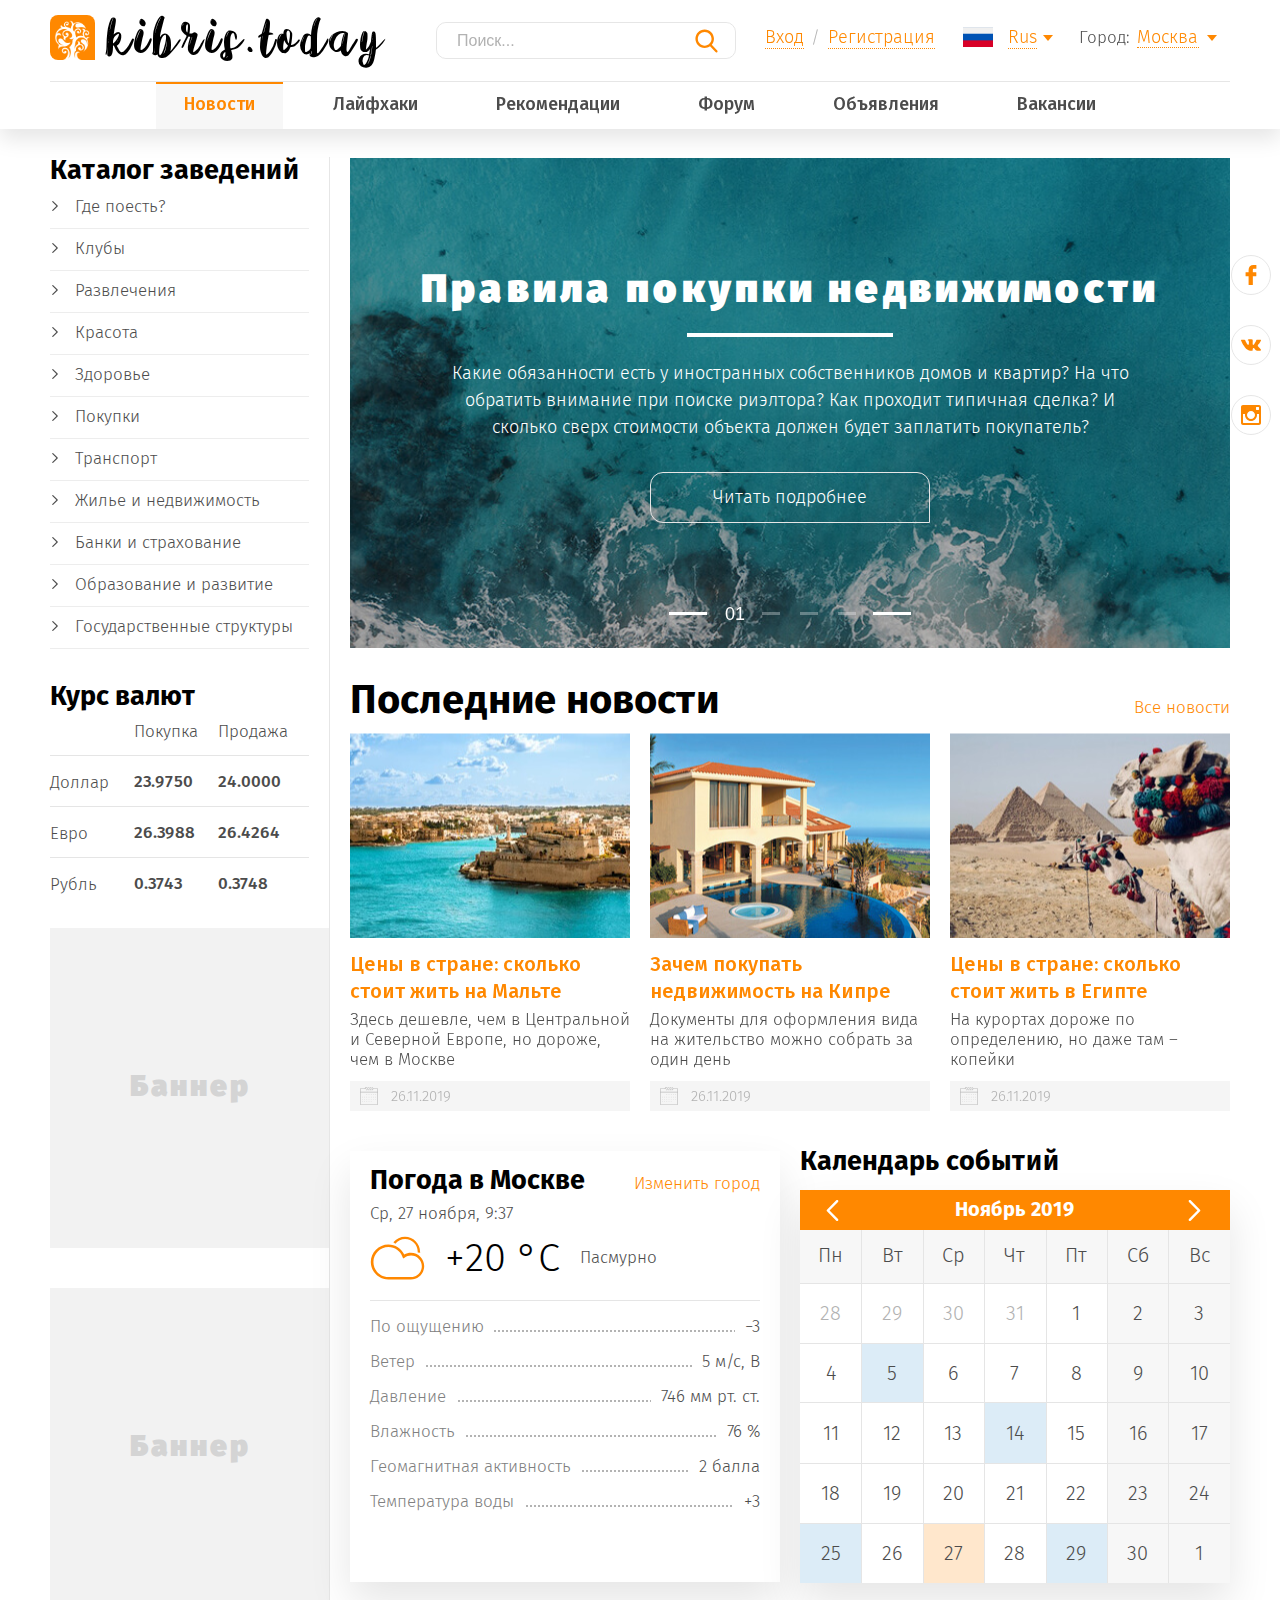
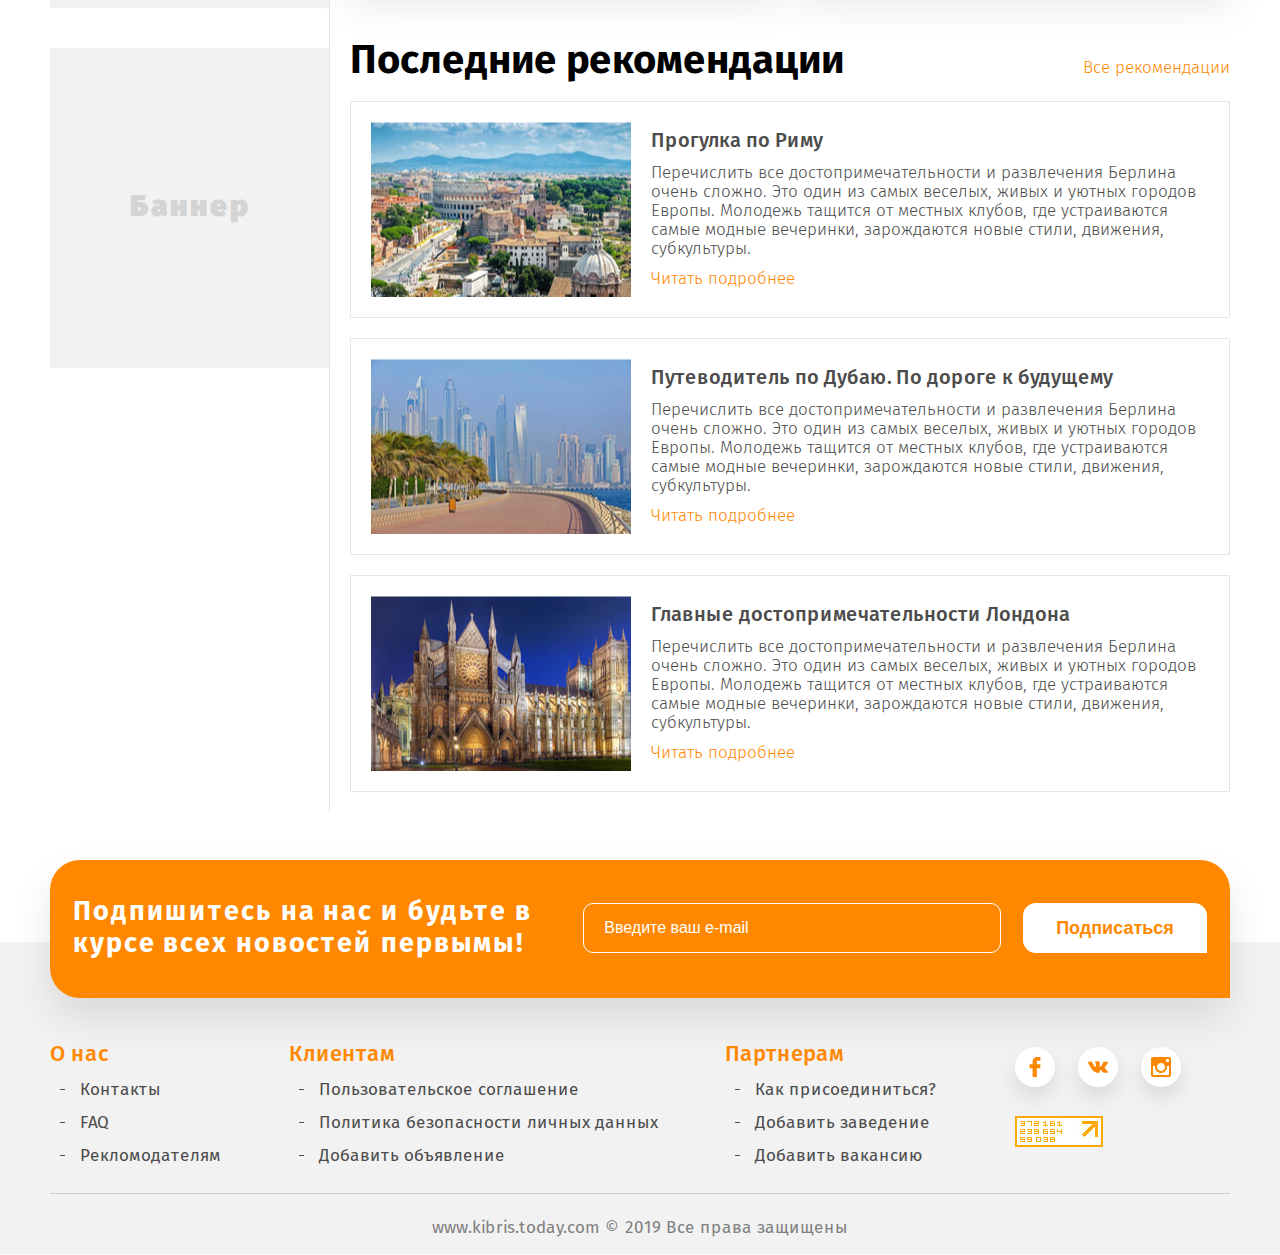
<file: index.html>
<!DOCTYPE html>

<html lang="ru">

<head>
	<meta charset="utf-8">
	<meta http-equiv="X-UA-Compatible" content="IE=edge" >
	<meta name="viewport" content="width=device-width, initial-scale=1.0">
	<meta name="description" content="">
	<link rel="stylesheet" type="text/css" href="style.css">
	<link rel="icon" type="image/png" href="favicon/favicon.ico" sizes="16x16">
	<title>Kibris today</title>
</head>

<body>

	<div class="wrapper">

	<!-- Header -->
		
	<header>
		<div class="header_site">
			<div class="row header_top_row">
				<div class="left_col">
					<a href="#" class="logo">
						<div class="img_box">
							<img src="img/logo.png" alt="" />
						</div>
						<div class="logo_text">
							<div>kibris.today</div>
						</div>
					</a>
				</div>
				<div class="right_col" id="menuElemsWrapp">
					<div class="inline_blocks" id="menuElems">
						<div id="searchWrap">
							<div class="search_box">
								<form>
									<input type="text" placeholder="Поиск..." />
									<input type="submit" name="#" class="search_btn" value="" />
								</form>
							</div>
						</div>
						<div>
							<ul class="orange_links_list">
								<li><a href="#" data-toggle="modal" data-target="#enterModal">Вход</a></li>
								<li><a href="#" data-toggle="modal" data-target="#regModal">Регистрация</a></li>
							</ul>
						</div>
						<div>
							<div class="select_lang_wrapp">
								<div class="dropdown_select">
									<div class="active_val">
										<div class="lang_templ">
											<div class="col_1">
												<img src="img/rus.svg" alt="RUS" />
											</div>
											<div class="col_2">
												<div class="lang">Rus</div>
											</div>
										</div>
									</div>
									<div class="dropdown_box">
										<ul class="vals_list">
											<li>
												<div class="lang_templ">
													<div class="col_1">
														<img src="img/rus.svg" alt="RUS" />
													</div>
													<div class="col_2">
														<div class="lang">Rus</div>
													</div>
												</div>
											</li>
											<li>
												<div class="lang_templ">
													<div class="col_1">
														<img src="img/rus.svg" alt="ENG" />
													</div>
													<div class="col_2">
														<div class="lang">En</div>
													</div>
												</div>
											</li>
										</ul>
									</div>
								</div>
							</div>
						</div>
						<div>
							<div class="city_templ">
								<div class="col_1">
									<p>Город:</p>
								</div>
								<div class="col_2">
									<div class="city_select dropdown_select">
										<div class="active_val">
											<p>Москва</p>
										</div>
										<div class="dropdown_box">
											<ul class="vals_list">
												<li><p>Москва</p></li>
												<li><p>Санкт-Петербург</p></li>
												<li><p>Кастрома</p></li>
												<li><p>Калининград</p></li>
											</ul>
										</div>
									</div>
								</div>
							</div>
						</div>
					</div>
					<button type="button" class="respmenubtn">
						<span></span>
						<span></span>
						<span></span>
					</button>
				</div>
			</div>
			<div class="main_nav_wrapp">
				<div class="row">
					<ul class="main_nav">
						<li><a href="#" class="active">Новости</a></li>
						<li><a href="#">Лайфхаки</a></li>
						<li><a href="#">Рекомендации</a></li>
						<li><a href="#">Форум</a></li>
						<li><a href="#">Объявления</a></li>
						<li><a href="#">Вакансии</a></li>
					</ul>
				</div>
			</div>
			<div class="resp_menu_wrapp">
				<div class="resp_search"></div>
				<div class="main_nav_resp"></div>
			</div>
		</div>
	</header>

	<!-- /Header -->

	<!-- Content -->
	<div class="content">

		<ul class="soc_list soc_list_fixed">
			<li>
				<a href="#">
					<i class="orange_facebook link"></i>
					<i class="white_facebook hover"></i>
				</a>
			</li>
			<li>
				<a href="#">
					<i class="orange_vk link"></i>
					<i class="white_vk hover"></i>
				</a>
			</li>
			<li>
				<a href="#">
					<i class="orange_inatagram link"></i>
					<i class="white_inatagram hover"></i>
				</a>
			</li>
		</ul>

		<!-- Section 1 - Main Page -->

		<section class="sect_1">
			<div class="row">
				<div class="two_cols_templ">					
					<div class="right_col">
						<div class="promo_slider_wrapp">
							<div class="promo_slider">
								<div class="promo_slide" style="background-image: url(img/promo_slide.jpg);">
									<div class="slide_descript">
										<div>
											<h2>Правила покупки недвижимости</h2>
											<p>Какие обязанности есть у иностранных собственников домов и квартир? На что обратить внимание при поиске риэлтора? Как проходит типичная сделка? И сколько сверх стоимости объекта должен будет заплатить покупатель?</p>
											<a href="#" class="transparent_pill">Читать подробнее</a>
										</div>
									</div>
								</div>
								<div class="promo_slide" style="background-image: url(img/promo_slide.jpg);">
									<div class="slide_descript">
										<div>
											<h2>Правила покупки недвижимости 2</h2>
											<p>Какие обязанности есть у иностранных собственников домов и квартир? На что обратить внимание при поиске риэлтора? Как проходит типичная сделка? И сколько сверх стоимости объекта должен будет заплатить покупатель?</p>
											<a href="#" class="transparent_pill">Читать подробнее</a>
										</div>
									</div>
								</div>
								<div class="promo_slide" style="background-image: url(img/promo_slide.jpg);">
									<div class="slide_descript">
										<div>
											<h2>Правила покупки недвижимости 3</h2>
											<p>Какие обязанности есть у иностранных собственников домов и квартир? На что обратить внимание при поиске риэлтора? Как проходит типичная сделка? И сколько сверх стоимости объекта должен будет заплатить покупатель?</p>
											<a href="#" class="transparent_pill">Читать подробнее</a>
										</div>
									</div>
								</div>
								<div class="promo_slide" style="background-image: url(img/promo_slide.jpg);">
									<div class="slide_descript">
										<div>
											<h2>Правила покупки недвижимости 4</h2>
											<p>Какие обязанности есть у иностранных собственников домов и квартир? На что обратить внимание при поиске риэлтора? Как проходит типичная сделка? И сколько сверх стоимости объекта должен будет заплатить покупатель?</p>
											<a href="#" class="transparent_pill">Читать подробнее</a>
										</div>
									</div>
								</div>
							</div>
							<div class="promo_slider_controls_wrapp">
								<div class="promo_slider_controls"></div>
							</div>
						</div>
						<div class="catalog_resp_wrapp">
							<div class="catalog_resp_btn">
								<p>Каталог заведений <i class="right_arrow"></i></p>
							</div>
							<div class="catalog_resp"></div>
						</div>
						<div class="title_wrapp resptitle">
							<div class="col">
								<h2>Последние новости</h2>
							</div>
							<div class="col">
								<a href="#" class="orange_link">Все новости</a>
							</div>
						</div>
						<div class="news_thumbnails news_slider">
							<div class="slide">
								<a href="#" class="news_thumb">
									<div class="img_box_wrapp">
										<div class="img_box">
											<img src="img/photo_1.jpg" alt="" />
										</div>
									</div>
									<div class="descript">
										<h3>Цены в стране: сколько стоит жить на Мальте</h3>
										<p>Здесь дешевле, чем в Центральной и Северной Европе, но дороже, чем в Москве</p>
									</div>
									<div class="thumb_footer">
										<p class="date"><i class="datepiker"></i>26.11.2019</p>
									</div>
								</a>
							</div>
							<div class="slide">
								<a href="#" class="news_thumb">
									<div class="img_box_wrapp">
										<div class="img_box">
											<img src="img/photo_2.jpg" alt="" />
										</div>
									</div>
									<div class="descript">
										<h3>Зачем покупать недвижимость на Кипре</h3>
										<p>Документы для оформления вида на жительство можно собрать за один день</p>
									</div>
									<div class="thumb_footer">
										<p class="date"><i class="datepiker"></i>26.11.2019</p>
									</div>
								</a>
							</div>
							<div class="slide">
								<a href="#" class="news_thumb">
									<div class="img_box_wrapp">
										<div class="img_box">
											<img src="img/photo_3.jpg" alt="" />
										</div>
									</div>
									<div class="descript">
										<h3>Цены в стране: сколько стоит жить в Египте</h3>
										<p>На курортах дороже по определению, но даже там – копейки</p>
									</div>
									<div class="thumb_footer">
										<p class="date"><i class="datepiker"></i>26.11.2019</p>
									</div>
								</a>
							</div>
							<div class="slide">
								<a href="#" class="news_thumb">
									<div class="img_box_wrapp">
										<div class="img_box">
											<img src="img/photo_1.jpg" alt="" />
										</div>
									</div>
									<div class="descript">
										<h3>Цены в стране: сколько стоит жить на Мальте</h3>
										<p>Здесь дешевле, чем в Центральной и Северной Европе, но дороже, чем в Москве</p>
									</div>
									<div class="thumb_footer">
										<p class="date"><i class="datepiker"></i>26.11.2019</p>
									</div>
								</a>
							</div>
							<div class="slide">
								<a href="#" class="news_thumb">
									<div class="img_box_wrapp">
										<div class="img_box">
											<img src="img/photo_2.jpg" alt="" />
										</div>
									</div>
									<div class="descript">
										<h3>Зачем покупать недвижимость на Кипре</h3>
										<p>Документы для оформления вида на жительство можно собрать за один день</p>
									</div>
									<div class="thumb_footer">
										<p class="date"><i class="datepiker"></i>26.11.2019</p>
									</div>
								</a>
							</div>
							<div class="slide">
								<a href="#" class="news_thumb">
									<div class="img_box_wrapp">
										<div class="img_box">
											<img src="img/photo_3.jpg" alt="" />
										</div>
									</div>
									<div class="descript">
										<h3>Цены в стране: сколько стоит жить в Египте</h3>
										<p>На курортах дороже по определению, но даже там – копейки</p>
									</div>
									<div class="thumb_footer">
										<p class="date"><i class="datepiker"></i>26.11.2019</p>
									</div>
								</a>
							</div>
						</div>
						<div class="orange_link_wrapp">
							<a href="#" class="orange_link">Все новости</a>
						</div>
						<div class="two_cols_templ_2">
							<div class="col">
								<div class="weather_box">
									<div class="weather_header">
										<div class="title_wrapp">
											<div class="col">
												<h3>Погода в Москве</h3>
											</div>
											<div class="col">
												<a href="#" class="orange_link">Изменить город</a>
											</div>
										</div>
										<p>Ср, 27 ноября, 9:37</p>
										<div class="weather_info">
											<div>
												<i class="clouds"></i>
											</div>
											<div>
												<p class="degrees">+20 °C</p>
											</div>
											<div>
												<p>Пасмурно</p>
											</div>
										</div>
									</div>
									<div class="weather_table">
										<div class="table_row">
											<div class="cell">
												<p>По ощущению</p>
											</div>
											<div class="cell">
												<p>−3</p>
											</div>
										</div>
										<div class="table_row">
											<div class="cell">
												<p>Ветер</p>
											</div>
											<div class="cell">
												<p>5 м/с, В</p>
											</div>
										</div>
										<div class="table_row">
											<div class="cell">
												<p>Давление</p>
											</div>
											<div class="cell">
												<p>746 мм рт. ст.</p>
											</div>
										</div>
										<div class="table_row">
											<div class="cell">
												<p>Влажность</p>
											</div>
											<div class="cell">
												<p>76 %</p>
											</div>
										</div>
										<div class="table_row">
											<div class="cell">
												<p>Геомагнитная активность</p>
											</div>
											<div class="cell">
												<p>2 балла</p>
											</div>
										</div>
										<div class="table_row">
											<div class="cell">
												<p>Температура воды</p>
											</div>
											<div class="cell">
												<p>+3</p>
											</div>
										</div>
									</div>
								</div>
							</div>
							<div class="col">
								<div class="datepicker_sect">
									<h3>Календарь событий</h3>
									<div class="datepicker_wrapp">
										<div class="datepicker_header">
											<button type="button" class="left_btn"><i  class="left_white_arrow"></i></button>
											<p>Ноябрь 2019</p>
											<button type="button" class="right_btn"><i  class="right_white_arrow"></i></button>
										</div>
										<div class="datepicker_table">
											<div>
												<span class="vert_border"></span>
												<span class="vert_border"></span>
												<span class="vert_border"></span>
												<span class="vert_border"></span>
												<span class="vert_border"></span>
												<span class="vert_border"></span>
											</div>
											<div>
												<span class="gor_border"></span>
												<span class="gor_border"></span>
												<span class="gor_border"></span>
												<span class="gor_border"></span>
												<span class="gor_border"></span>
											</div>
											<div class="datepicker_title">
												<div>
													<p>Пн</p>
												</div>
												<div>
													<p>Вт</p>
												</div>
												<div>
													<p>Ср</p>
												</div>
												<div>
													<p>Чт</p>
												</div>
												<div>
													<p>Пт</p>
												</div>
												<div>
													<p>Сб</p>
												</div>
												<div>
													<p>Вс</p>
												</div>
											</div>
											<div class="datepiker_days">
												<div class="past_day"><p>28</p></div>
												<div class="past_day"><p>29</p></div>
												<div class="past_day"><p>30</p></div>
												<div class="past_day"><p>31</p></div>
												<div><p>1</p></div>
												<div class="grey_day"><p>2</p></div>
												<div class="grey_day"><p>3</p></div>
												<div><p>4</p></div>
												<div class="blue_day"><p>5</p></div>
												<div><p>6</p></div>
												<div><p>7</p></div>
												<div><p>8</p></div>
												<div class="grey_day"><p>9</p></div>
												<div class="grey_day"><p>10</p></div>
												<div><p>11</p></div>
												<div><p>12</p></div>
												<div><p>13</p></div>
												<div  class="blue_day"><p>14</p></div>
												<div><p>15</p></div>
												<div class="grey_day"><p>16</p></div>
												<div class="grey_day"><p>17</p></div>
												<div><p>18</p></div>
												<div><p>19</p></div>
												<div><p>20</p></div>
												<div><p>21</p></div>
												<div><p>22</p></div>
												<div class="grey_day"><p>23</p></div>
												<div class="grey_day"><p>24</p></div>
												<div class="blue_day"><p>25</p></div>
												<div><p>26</p></div>
												<div class="pink_day"><p>27</p></div>
												<div><p>28</p></div>
												<div class="blue_day"><p>29</p></div>
												<div class="grey_day"><p>30</p></div>
												<div class="grey_day"><p>1</p></div>
											</div>
										</div>
									</div>
								</div>
							</div>
						</div>
						<div class="title_wrapp title_wrapp_2 resptitle">
							<div class="col">
								<h2>Последние  рекомендации</h2>
							</div>
							<div class="col">
								<a href="#" class="orange_link">Все рекомендации</a>
							</div>
						</div>
						<div class="articles_thumbs">
							<div class="article_thumb">
								<div class="col">
									<div class="img_box">
										<img src="img/photo_5.jpg" alt="" />
									</div>
								</div>
								<div class="col">
									<h3>Прогулка по Риму</h3>
									<p>Перечислить все достопримечательности и развлечения Берлина очень сложно. Это один из самых веселых, живых и уютных городов Европы. Молодежь тащится от местных клубов, где устраиваются самые модные вечеринки, зарождаются новые стили, движения, субкультуры.</p>
									<a href="#" class="orange_link">Читать подробнее</a>
								</div>
							</div>
							<div class="article_thumb">
								<div class="col">
									<div class="img_box">
										<img src="img/photo_4.jpg" alt="" />
									</div>
								</div>
								<div class="col">
									<h3>Путеводитель по Дубаю. По дороге к будущему</h3>
									<p>Перечислить все достопримечательности и развлечения Берлина очень сложно. Это один из самых веселых, живых и уютных городов Европы. Молодежь тащится от местных клубов, где устраиваются самые модные вечеринки, зарождаются новые стили, движения, субкультуры.</p>
									<a href="#" class="orange_link">Читать подробнее</a>
								</div>
							</div>
							<div class="article_thumb">
								<div class="col">
									<div class="img_box">
										<img src="img/photo.jpg" alt="" />
									</div>
								</div>
								<div class="col">
									<h3>Главные достопримечательности Лондона</h3>
									<p>Перечислить все достопримечательности и развлечения Берлина очень сложно. Это один из самых веселых, живых и уютных городов Европы. Молодежь тащится от местных клубов, где устраиваются самые модные вечеринки, зарождаются новые стили, движения, субкультуры.</p>
									<a href="#" class="orange_link">Читать подробнее</a>
								</div>
							</div>
						</div>
						<div class="orange_link_wrapp">
							<a href="#" class="orange_link">Все рекомендации</a>
						</div>
					</div>
					<div class="left_col">
						<h3 class="sidebar_ttile">Каталог заведений</h3>
						<div class="side_menu_wrapp">
							<ul class="side_menu" id="sideMenu">
								<li>
									<a href="#">Где поесть?</a>
									<ul>
										<li><a href="#" class="active">Кафе</a></li>
										<li><a href="#">Бары</a></li>
										<li><a href="#">Рестораны</a></li>
										<li><a href="#">Фастфуд</a></li>
										<li><a href="#">Суши</a></li>
									</ul>
								</li>
								<li>
									<a href="#">Клубы</a>
									<ul>
										<li>
											<a href="#">Спортивные клубы</a>
											<ul>
												<li><a href="#" class="active">Кафе</a></li>
												<li><a href="#">Бары</a></li>
												<li><a href="#">Рестораны</a></li>
												<li><a href="#">Фастфуд</a></li>
												<li><a href="#">Суши</a></li>
											</ul>
										</li>
										<li><a href="#">Night Clubs</a></li>
										<li><a href="#">Дискотеки</a></li>
										<li><a href="#">Казино</a></li>
									</ul>
								</li>
								<li>
									<a href="#">Развлечения</a>
									<ul>
										<li><a href="#">Спортивные клубы</a></li>
										<li><a href="#">Night Clubs</a></li>
										<li><a href="#">Дискотеки</a></li>
										<li><a href="#">Казино</a></li>
									</ul>
								</li>
								<li>
									<a href="#">Красота</a>
									<ul>
										<li><a href="#">Спортивные клубы</a></li>
										<li><a href="#">Night Clubs</a></li>
										<li><a href="#">Дискотеки</a></li>
										<li><a href="#">Казино</a></li>
									</ul>
								</li>
								<li>
									<a href="#">Здоровье</a>
									<ul>
										<li><a href="#">Спортивные клубы</a></li>
										<li><a href="#">Night Clubs</a></li>
										<li><a href="#">Дискотеки</a></li>
										<li><a href="#">Казино</a></li>
									</ul>
								</li>
								<li>
									<a href="#">Покупки</a>
									<ul>
										<li><a href="#">Спортивные клубы</a></li>
										<li><a href="#">Night Clubs</a></li>
										<li><a href="#">Дискотеки</a></li>
										<li><a href="#">Казино</a></li>
									</ul>
								</li>
								<li>
									<a href="#">Транспорт</a>
									<ul>
										<li><a href="#">Спортивные клубы</a></li>
										<li><a href="#">Night Clubs</a></li>
										<li><a href="#">Дискотеки</a></li>
										<li><a href="#">Казино</a></li>
									</ul>
								</li>
								<li>
									<a href="#">Жилье и недвижимость</a>
									<ul>
										<li><a href="#">Спортивные клубы</a></li>
										<li><a href="#">Night Clubs</a></li>
										<li><a href="#">Дискотеки</a></li>
										<li><a href="#">Казино</a></li>
									</ul>
								</li>
								<li>
									<a href="#">Банки и страхование</a>
									<ul>
										<li><a href="#">Спортивные клубы</a></li>
										<li><a href="#">Night Clubs</a></li>
										<li><a href="#">Дискотеки</a></li>
										<li><a href="#">Казино</a></li>
									</ul>
								</li>
								<li>
									<a href="#">Образование и развитие</a>
									<ul>
										<li><a href="#">Спортивные клубы</a></li>
										<li><a href="#">Night Clubs</a></li>
										<li><a href="#">Дискотеки</a></li>
										<li><a href="#">Казино</a></li>
									</ul>
								</li>
								<li>
									<a href="#">Государственные  структуры</a>
									<ul>
										<li><a href="#">Спортивные клубы</a></li>
										<li><a href="#">Night Clubs</a></li>
										<li><a href="#">Дискотеки</a></li>
										<li><a href="#">Казино</a></li>
									</ul>
								</li>
							</ul>
						</div>
						<div class="course_table_wrapp">
							<h3>Курс валют</h3>
							<div class="course_table">
								<div class="table_row">
									<div class="cell">
										
									</div>
									<div class="cell">
										<h5>Покупка</h5>
									</div>
									<div class="cell">
										<h5>Продажа</h5>
									</div>
								</div>
								<div class="table_row">
									<div class="cell">
										<h5>Доллар</h5>
									</div>
									<div class="cell">
										<p>23.9750</p>
									</div>
									<div class="cell">
										<p>24.0000</p>
									</div>
								</div>
								<div class="table_row">
									<div class="cell">
										<h5>Евро</h5>
									</div>
									<div class="cell">
										<p>26.3988</p>
									</div>
									<div class="cell">
										<p>26.4264</p>
									</div>
								</div>
								<div class="table_row">
									<div class="cell">
										<h5>Рубль</h5>
									</div>
									<div class="cell">
										<p>0.3743</p>
									</div>
									<div class="cell">
										<p>0.3748</p>
									</div>
								</div>
							</div>
						</div>
						<div class="banner_wrapp">
							<div class="banner" style="height: 320px;">
								<p>Баннер</p>
							</div>
							<div class="banner" style="height: 320px;">
								<p>Баннер</p>
							</div>
							<div class="banner" style="height: 320px;">
								<p>Баннер</p>
							</div>
						</div>
					</div>
				</div>
			</div>
		</section>

		<!-- /Section 1 - Main Page -->

	</div>
	<!-- /Content -->

	<!-- Footer -->

		<footer>
			<div class="row">
				<div class="callback_form_sect">
					<div class="callback_form_wrapp">
						<div class="left_col">
							<h3>Подпишитесь на нас и будьте в курсе всех новостей первымы!</h3>
						</div>
						<div class="right_col">
							<div class="callback_form">
								<div class="col">
									<div class="input_wrapp_orange">
										<input type="email" placeholder="Введите ваш e-mail" />
									</div>
								</div>
								<div class="col">
									<div class="submit_wrapp">
										<input class="white_pill" type="submit" value="Подписаться" />
									</div>
								</div>
							</div>
						</div>
					</div>
				</div>
			</div>
			<div class="footer_section">
				<div class="footer row">
					<div class="footer_content">
						<div class="col">
							<div class="seo_texts_wrapp">
								<div class="seo_text">
									<h3>О нас</h3>
									<ul>
										<li><a href="#">Контакты</a></li>
										<li><a href="#">FAQ</a></li>
										<li><a href="#">Рекломодателям</a></li>
									</ul>
								</div>
								<div class="seo_text">
									<h3>Клиентам</h3>
									<ul>
										<li><a href="#">Пользовательское соглашение</a></li>
										<li><a href="#">Политика безопасности личных данных</a></li>
										<li><a href="#">Добавить объявление</a></li>
									</ul>
								</div>
								<div class="seo_text">
									<h3>Партнерам</h3>
									<ul>
										<li><a href="#">Как присоединиться?</a></li>
										<li><a href="#">Добавить заведение</a></li>
										<li><a href="#">Добавить вакансию</a></li>
									</ul>
								</div>
							</div>
						</div>
						<div class="col">
							<div>
								<ul class="soc_list">
									<li>
										<a href="#">
											<i class="orange_facebook link"></i>
											<i class="white_facebook hover"></i>
										</a>
									</li>
									<li>
										<a href="#">
											<i class="orange_vk link"></i>
											<i class="white_vk hover"></i>
										</a>
									</li>
									<li>
										<a href="#">
											<i class="orange_inatagram link"></i>
											<i class="white_inatagram hover"></i>
										</a>
									</li>
								</ul>
							</div>
							<div>
								<div class="metric_wrapp">
									<img src="img/metric.jpg" alt="" style="display: block; width: auto; max-width: 100%;"/>
								</div>
							</div>
						</div>
					</div>
					<div class="footer_bottom">
						<p><a href="#" class="grey_link">www.kibris.today.com</a> © 2019 Все права защищены </p>
					</div>
				</div>
			</div>
		</footer>

	<!-- /Footer -->

	</div>

	<!-- Modal -->

	<div class="modal fade" id="enterModal" tabindex="-1" role="dialog" aria-labelledby="enterModal" aria-hidden="true">
	  <div class="modal-dialog" role="document">
	    <div class="modal-content">
	        <div class="modal_white">
				<button type="button" data-dismiss="modal" aria-label="Close" class="close_btn"></button>
				<h3>Вход</h3>
				<div class="modal_form">
					<div class="input_wrapp">
						<input type="text" name="#" placeholder="Логин">
					</div>
					<div class="input_wrapp">
						<input type="password" name="#" placeholder="Пароль">
					</div>
					<div class="submit_wrapp">
						<input type="submit" class="orange_pill" value="Войти" />
					</div>
				</div>
				<div class="modal_footer">
					<p><a href="#" class="orange_link">Забыли пароль</a></p>
					<p><a href="#" class="orange_link">Регистрация</a></p>
				</div>
			</div>
	    </div>
	  </div>
	</div>

	<div class="modal fade" id="regModal" tabindex="-1" role="dialog" aria-labelledby="regModal" aria-hidden="true">
	  <div class="modal-dialog" role="document">
	    <div class="modal-content">
	        <div class="modal_white modal_white_2">
				<button type="button" data-dismiss="modal" aria-label="Close" class="close_btn"></button>
				<h3>Спасибо за заявку!</h3>
				<p>Наши менеджеры свяжутся с вами в ближайшее время </p>
			</div>
	    </div>
	  </div>
	</div>

	<!-- Modal -->

	<link rel="stylesheet" type="text/css" href="responsive.css">
	<link rel="stylesheet" type="text/css" href="slick/slick.css">
	<link rel="stylesheet" type="text/css" href="vendors/css/rateyo.css">
	<script src="vendors/js/jquery.js"></script>
	<script src="slick/slick.js"></script>
	<script src="vendors/js/rateyo.js"></script>
	<script src="vendors/js/bootstrap.min.js"></script>
	<script src="js/scripts.js"></script>
</body>
</html>
</file>
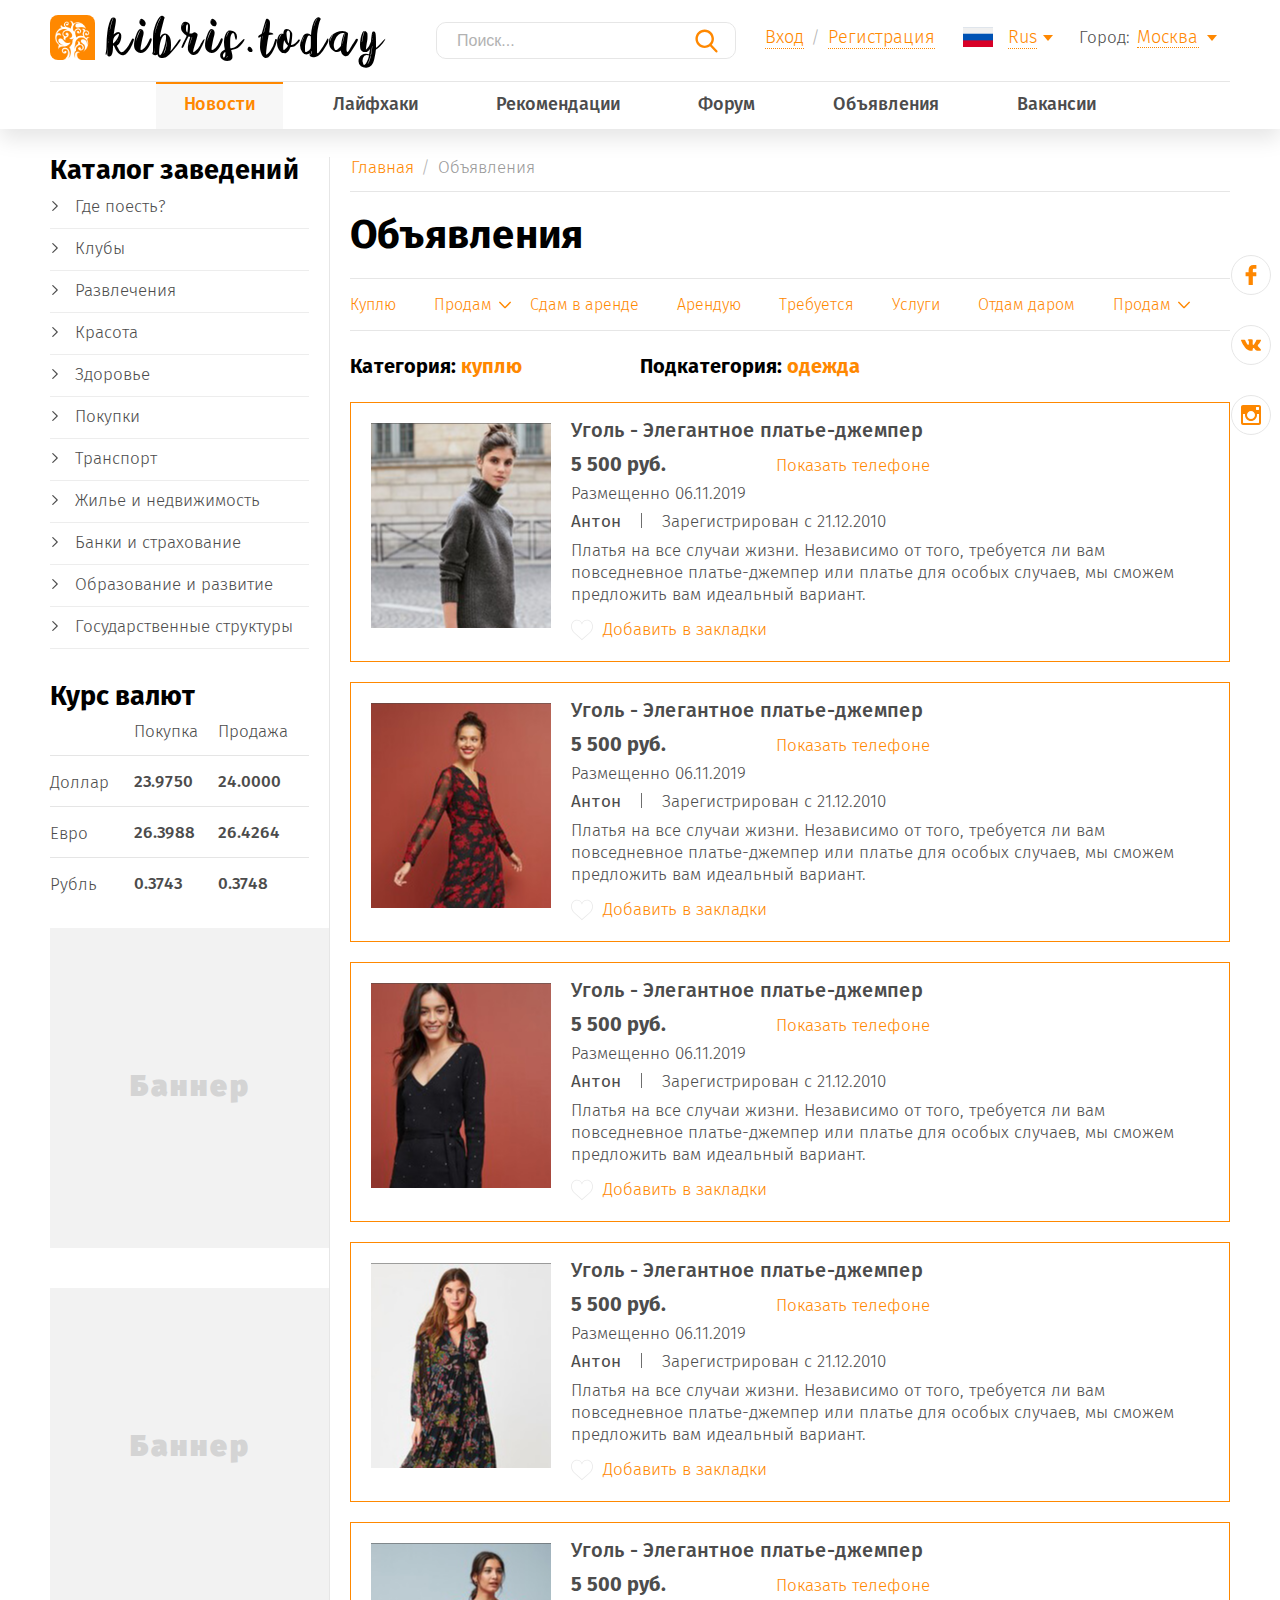
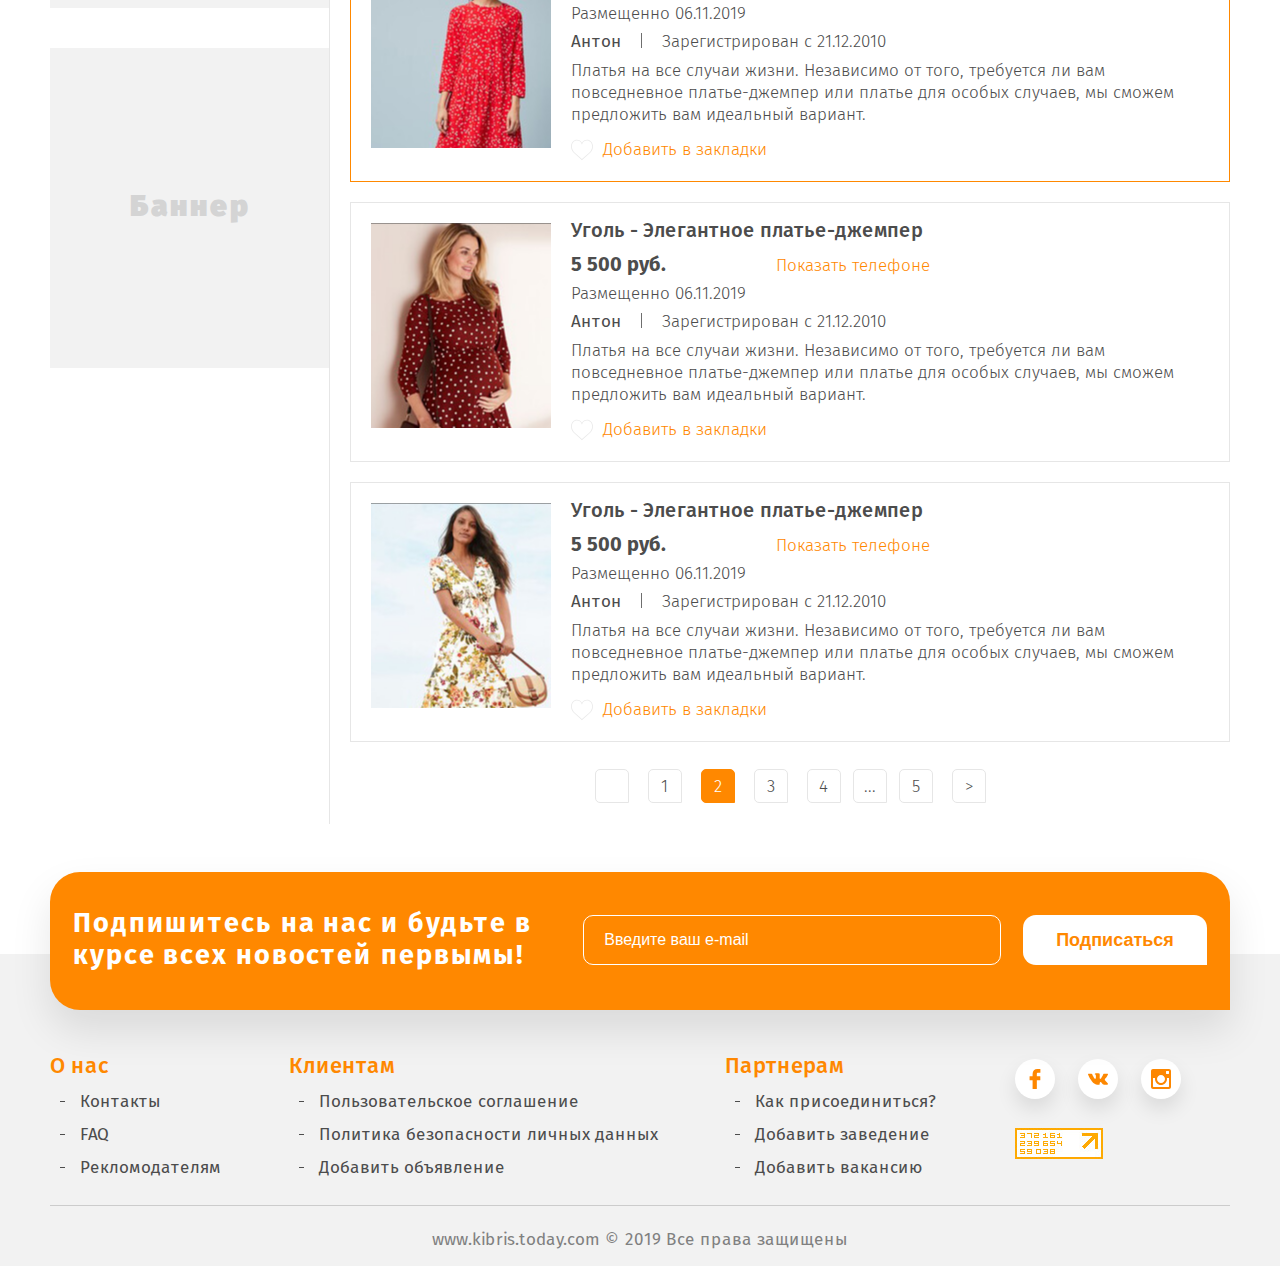
<file: advert.html>
<!DOCTYPE html>

<html lang="ru">

<head>
	<meta charset="utf-8">
	<meta http-equiv="X-UA-Compatible" content="IE=edge" >
	<meta name="viewport" content="width=device-width, initial-scale=1.0">
	<meta name="description" content="">
	<link rel="stylesheet" type="text/css" href="style.css">
	<link rel="icon" type="image/png" href="favicon/favicon.ico" sizes="16x16">
	<title>Kibris today</title>
</head>

<body>

	<div class="wrapper">

	<!-- Header -->
		
	<header>
		<div class="header_site">
			<div class="row header_top_row">
				<div class="left_col">
					<a href="#" class="logo">
						<div class="img_box">
							<img src="img/logo.png" alt="" />
						</div>
						<div class="logo_text">
							<div>kibris.today</div>
						</div>
					</a>
				</div>
				<div class="right_col" id="menuElemsWrapp">
					<div class="inline_blocks" id="menuElems">
						<div id="searchWrap">
							<div class="search_box">
								<form>
									<input type="text" placeholder="Поиск..." />
									<input type="submit" name="#" class="search_btn" value="" />
								</form>
							</div>
						</div>
						<div>
							<ul class="orange_links_list">
								<li><a href="#" data-toggle="modal" data-target="#enterModal">Вход</a></li>
								<li><a href="#" data-toggle="modal" data-target="#regModal">Регистрация</a></li>
							</ul>
						</div>
						<div>
							<div class="select_lang_wrapp">
								<div class="dropdown_select">
									<div class="active_val">
										<div class="lang_templ">
											<div class="col_1">
												<img src="img/rus.svg" alt="RUS" />
											</div>
											<div class="col_2">
												<div class="lang">Rus</div>
											</div>
										</div>
									</div>
									<div class="dropdown_box">
										<ul class="vals_list">
											<li>
												<div class="lang_templ">
													<div class="col_1">
														<img src="img/rus.svg" alt="RUS" />
													</div>
													<div class="col_2">
														<div class="lang">Rus</div>
													</div>
												</div>
											</li>
											<li>
												<div class="lang_templ">
													<div class="col_1">
														<img src="img/rus.svg" alt="ENG" />
													</div>
													<div class="col_2">
														<div class="lang">En</div>
													</div>
												</div>
											</li>
										</ul>
									</div>
								</div>
							</div>
						</div>
						<div>
							<div class="city_templ">
								<div class="col_1">
									<p>Город:</p>
								</div>
								<div class="col_2">
									<div class="city_select dropdown_select">
										<div class="active_val">
											<p>Москва</p>
										</div>
										<div class="dropdown_box">
											<ul class="vals_list">
												<li><p>Москва</p></li>
												<li><p>Санкт-Петербург</p></li>
												<li><p>Кастрома</p></li>
												<li><p>Калининград</p></li>
											</ul>
										</div>
									</div>
								</div>
							</div>
						</div>
					</div>
					<button type="button" class="respmenubtn">
						<span></span>
						<span></span>
						<span></span>
					</button>
				</div>
			</div>
			<div class="main_nav_wrapp">
				<div class="row">
					<ul class="main_nav">
						<li><a href="#" class="active">Новости</a></li>
						<li><a href="#">Лайфхаки</a></li>
						<li><a href="#">Рекомендации</a></li>
						<li><a href="#">Форум</a></li>
						<li><a href="#">Объявления</a></li>
						<li><a href="#">Вакансии</a></li>
					</ul>
				</div>
			</div>
			<div class="resp_menu_wrapp">
				<div class="resp_search"></div>
				<div class="main_nav_resp"></div>
			</div>
		</div>
	</header>

	<!-- /Header -->

	<!-- Content -->
	<div class="content">

		<ul class="soc_list soc_list_fixed">
			<li>
				<a href="#">
					<i class="orange_facebook link"></i>
					<i class="white_facebook hover"></i>
				</a>
			</li>
			<li>
				<a href="#">
					<i class="orange_vk link"></i>
					<i class="white_vk hover"></i>
				</a>
			</li>
			<li>
				<a href="#">
					<i class="orange_inatagram link"></i>
					<i class="white_inatagram hover"></i>
				</a>
			</li>
		</ul>

		<!-- Section 1 - Advent Page -->

		<section>
			<div class="row">
				<div class="two_cols_templ">
					<div class="right_col">
						<div class="catalog_resp_wrapp">
							<div class="catalog_resp_btn">
								<p>Каталог заведений <i class="right_arrow"></i></p>
							</div>
							<div class="catalog_resp"></div>
						</div>
						<div class="breadcrumbs_wrapp bottom_line">
							<ul class="breadcrumbs">
								<li><a href="#">Главная</a></li>
								<li><a href="#">Объявления</a></li>
							</ul>
						</div>
						<div class="title_wrapp_2">
							<h1>Объявления</h1>
						</div>
						<div class="inner_nav_wrapp desc_links">
							<ul class="nav_2">
								<li><a href="#">Куплю</a></li>
								<li>
									<a href="#">Продам</a>
									<div class="inner_menu">
										<ul class="side_menu">
											<li>
												<a href="#">Где поесть?</a>
												<ul>
													<li><a href="#" class="active">Кафе</a></li>
													<li><a href="#">Бары</a></li>
													<li><a href="#">Рестораны</a></li>
													<li><a href="#">Фастфуд</a></li>
													<li><a href="#">Суши</a></li>
												</ul>
											</li>
											<li class="active">
												<a href="#">Клубы</a>
												<ul>
													<li><a href="#">Спортивные клубы</a></li>
													<li><a href="#">Night Clubs</a></li>
													<li><a href="#">Дискотеки</a></li>
													<li><a href="#">Казино</a></li>
												</ul>
											</li>
											<li>
												<a href="#">Развлечения</a>
												<ul>
													<li><a href="#">Спортивные клубы</a></li>
													<li><a href="#">Night Clubs</a></li>
													<li><a href="#">Дискотеки</a></li>
													<li><a href="#">Казино</a></li>
												</ul>
											</li>
											<li>
												<a href="#">Красота</a>
												<ul>
													<li><a href="#">Спортивные клубы</a></li>
													<li><a href="#">Night Clubs</a></li>
													<li><a href="#">Дискотеки</a></li>
													<li><a href="#">Казино</a></li>
												</ul>
											</li>
											<li>
												<a href="#">Здоровье</a>
												<ul>
													<li><a href="#">Спортивные клубы</a></li>
													<li><a href="#">Night Clubs</a></li>
													<li><a href="#">Дискотеки</a></li>
													<li><a href="#">Казино</a></li>
												</ul>
											</li>
											<li>
												<a href="#">Покупки</a>
												<ul>
													<li><a href="#">Спортивные клубы</a></li>
													<li><a href="#">Night Clubs</a></li>
													<li><a href="#">Дискотеки</a></li>
													<li><a href="#">Казино</a></li>
												</ul>
											</li>
											<li>
												<a href="#">Транспорт</a>
												<ul>
													<li><a href="#">Спортивные клубы</a></li>
													<li><a href="#">Night Clubs</a></li>
													<li><a href="#">Дискотеки</a></li>
													<li><a href="#">Казино</a></li>
												</ul>
											</li>
											<li>
												<a href="#">Жилье и недвижимость</a>
												<ul>
													<li><a href="#">Спортивные клубы</a></li>
													<li><a href="#">Night Clubs</a></li>
													<li><a href="#">Дискотеки</a></li>
													<li><a href="#">Казино</a></li>
												</ul>
											</li>
											<li>
												<a href="#">Банки и страхование</a>
												<ul>
													<li><a href="#">Спортивные клубы</a></li>
													<li><a href="#">Night Clubs</a></li>
													<li><a href="#">Дискотеки</a></li>
													<li><a href="#">Казино</a></li>
												</ul>
											</li>
											<li>
												<a href="#">Образование и развитие</a>
												<ul>
													<li><a href="#">Спортивные клубы</a></li>
													<li><a href="#">Night Clubs</a></li>
													<li><a href="#">Дискотеки</a></li>
													<li><a href="#">Казино</a></li>
												</ul>
											</li>
											<li>
												<a href="#">Государственные  структуры</a>
												<ul>
													<li><a href="#">Спортивные клубы</a></li>
													<li><a href="#">Night Clubs</a></li>
													<li><a href="#">Дискотеки</a></li>
													<li><a href="#">Казино</a></li>
												</ul>
											</li>
										</ul>
									</div>
								</li>
								<li><a href="#">Сдам в аренде</a></li>
								<li><a href="#">Арендую</a></li>
								<li><a href="#">Требуется</a></li>
								<li><a href="#">Услуги</a></li>
								<li><a href="#">Отдам даром</a></li>
								<li>
									<a href="#">Продам</a>
									<div class="inner_menu">
										<ul class="side_menu">
											<li>
												<a href="#">Где поесть?</a>
												<ul>
													<li><a href="#" class="active">Кафе</a></li>
													<li><a href="#">Бары</a></li>
													<li><a href="#">Рестораны</a></li>
													<li><a href="#">Фастфуд</a></li>
													<li><a href="#">Суши</a></li>
												</ul>
											</li>
											<li class="active">
												<a href="#">Клубы</a>
												<ul>
													<li><a href="#">Спортивные клубы</a></li>
													<li><a href="#">Night Clubs</a></li>
													<li><a href="#">Дискотеки</a></li>
													<li><a href="#">Казино</a></li>
												</ul>
											</li>
											<li>
												<a href="#">Развлечения</a>
												<ul>
													<li><a href="#">Спортивные клубы</a></li>
													<li><a href="#">Night Clubs</a></li>
													<li><a href="#">Дискотеки</a></li>
													<li><a href="#">Казино</a></li>
												</ul>
											</li>
											<li>
												<a href="#">Красота</a>
												<ul>
													<li><a href="#">Спортивные клубы</a></li>
													<li><a href="#">Night Clubs</a></li>
													<li><a href="#">Дискотеки</a></li>
													<li><a href="#">Казино</a></li>
												</ul>
											</li>
											<li>
												<a href="#">Здоровье</a>
												<ul>
													<li><a href="#">Спортивные клубы</a></li>
													<li><a href="#">Night Clubs</a></li>
													<li><a href="#">Дискотеки</a></li>
													<li><a href="#">Казино</a></li>
												</ul>
											</li>
											<li>
												<a href="#">Покупки</a>
												<ul>
													<li><a href="#">Спортивные клубы</a></li>
													<li><a href="#">Night Clubs</a></li>
													<li><a href="#">Дискотеки</a></li>
													<li><a href="#">Казино</a></li>
												</ul>
											</li>
											<li>
												<a href="#">Транспорт</a>
												<ul>
													<li><a href="#">Спортивные клубы</a></li>
													<li><a href="#">Night Clubs</a></li>
													<li><a href="#">Дискотеки</a></li>
													<li><a href="#">Казино</a></li>
												</ul>
											</li>
											<li>
												<a href="#">Жилье и недвижимость</a>
												<ul>
													<li><a href="#">Спортивные клубы</a></li>
													<li><a href="#">Night Clubs</a></li>
													<li><a href="#">Дискотеки</a></li>
													<li><a href="#">Казино</a></li>
												</ul>
											</li>
											<li>
												<a href="#">Банки и страхование</a>
												<ul>
													<li><a href="#">Спортивные клубы</a></li>
													<li><a href="#">Night Clubs</a></li>
													<li><a href="#">Дискотеки</a></li>
													<li><a href="#">Казино</a></li>
												</ul>
											</li>
											<li>
												<a href="#">Образование и развитие</a>
												<ul>
													<li><a href="#">Спортивные клубы</a></li>
													<li><a href="#">Night Clubs</a></li>
													<li><a href="#">Дискотеки</a></li>
													<li><a href="#">Казино</a></li>
												</ul>
											</li>
											<li>
												<a href="#">Государственные  структуры</a>
												<ul>
													<li><a href="#">Спортивные клубы</a></li>
													<li><a href="#">Night Clubs</a></li>
													<li><a href="#">Дискотеки</a></li>
													<li><a href="#">Казино</a></li>
												</ul>
											</li>
										</ul>
									</div>
								</li>
							</ul>
						</div>
						<div class="resp_selects">
							<div class="custom_select dropdown_select">
								<div class="active_val">
									<p>Куплю</p>
								</div>
								<div class="dropdown_box">
									<ul class="vals_list">
										<li><p>Куплю 1</p></li>
										<li><p>Куплю 2</p></li>
										<li><p>Куплю 3</p></li>
										<li><p>Куплю 4</p></li>
										<li><p>Куплю 5</p></li>
										<li><p>Куплю 6</p></li>
									</ul>
								</div>
							</div>
							<div class="custom_select dropdown_select">
								<div class="active_val">
									<p>Продам</p>
								</div>
								<div class="dropdown_box">
									<ul class="vals_list">
										<li><p>Продам 1</p></li>
										<li><p>Продам 2</p></li>
										<li><p>Продам 3</p></li>
										<li><p>Продам 4</p></li>
										<li><p>Продам 5</p></li>
										<li><p>Продам 6</p></li>
									</ul>
								</div>
							</div>
							<div class="custom_select dropdown_select">
								<div class="active_val">
									<p>Сдам в аренду</p>
								</div>
								<div class="dropdown_box">
									<ul class="vals_list">
										<li><p>Сдам в аренду 1</p></li>
										<li><p>Сдам в аренду 2</p></li>
										<li><p>Сдам в аренду 3</p></li>
										<li><p>Сдам в аренду 4</p></li>
										<li><p>Сдам в аренду 5</p></li>
										<li><p>Сдам в аренду 6</p></li>
									</ul>
								</div>
							</div>
							<div class="custom_select dropdown_select">
								<div class="active_val">
									<p>Арендую</p>
								</div>
								<div class="dropdown_box">
									<ul class="vals_list">
										<li><p>Арендую 1</p></li>
										<li><p>Арендую 2</p></li>
										<li><p>Арендую 3</p></li>
										<li><p>Арендую 4</p></li>
										<li><p>Арендую 5</p></li>
										<li><p>Арендую 6</p></li>
									</ul>
								</div>
							</div>
							<div class="custom_select dropdown_select">
								<div class="active_val">
									<p>Требуется</p>
								</div>
								<div class="dropdown_box">
									<ul class="vals_list">
										<li><p>Требуется 1</p></li>
										<li><p>Требуется 2</p></li>
										<li><p>Требуется 3</p></li>
										<li><p>Требуется 4</p></li>
										<li><p>Требуется 5</p></li>
										<li><p>Требуется 6</p></li>
									</ul>
								</div>
							</div>
							<div class="custom_select dropdown_select">
								<div class="active_val">
									<p>Услуги</p>
								</div>
								<div class="dropdown_box">
									<ul class="vals_list">
										<li><p>Услуги 1</p></li>
										<li><p>Услуги 2</p></li>
										<li><p>Услуги 3</p></li>
										<li><p>Услуги 4</p></li>
										<li><p>Услуги 5</p></li>
										<li><p>Услуги 6</p></li>
									</ul>
								</div>
							</div>
							<div class="custom_select dropdown_select">
								<div class="active_val">
									<p>Отдам даром</p>
								</div>
								<div class="dropdown_box">
									<ul class="vals_list">
										<li><p>Отдам даром 1</p></li>
										<li><p>Отдам даром 2</p></li>
										<li><p>Отдам даром 3</p></li>
										<li><p>Отдам даром 4</p></li>
										<li><p>Отдам даром 5</p></li>
										<li><p>Отдам даром 6</p></li>
									</ul>
								</div>
							</div>
						</div>

						<div class="inline_blocks_2">
							<div>
								<h4>Категория: <span class="orange">куплю</span></h4>
							</div>
							<div>
								<h4>Подкатегория: <span class="orange">одежда</span></h4>
							</div>
						</div>
						<div>
							<div class="advent_card">
								<div class="advent_card_col_1">
									<a href="#" class="img_box_wrapp">
										<div class="img_box">
											<img src="img/model_01.jpg" alt="">
										</div>
									</a>
								</div>
								<div class="advent_card_col_2">
									<a href="#" class="card_title">Уголь - Элегантное платье-джемпер</a>
									<div class="inline_blocks_3">
										<div>
											<h4>5 500 руб.</h4>
										</div>
										<div>
											<a href="#" class="orange_link">Показать телефоне</a>
										</div>
									</div>
									<p>Размещенно 06.11.2019</p>
									<div class="append_elems">
										<div class="overflow_wrappp">
											<div class="inline_blocks_4">
												<div>
													<p><b>Антон</b></p>
												</div>
												<div>
													<p>Зарегистрирован с 21.12.2010</p>
												</div>
											</div>
										</div>
										<p>Платья на все случаи жизни. Независимо от того, требуется ли вам повседневное платье-джемпер или платье для особых случаев, мы сможем предложить вам идеальный вариант.</p>
										<a href="#" class="faworit_link">
											<i class="like"></i>
											<span>Добавить в закладки</span>
										</a>
									</div>
								</div>
								<div class="advert_col_resp"></div>
							</div>
							<div class="advent_card">
								<div class="advent_card_col_1">
									<a href="#" class="img_box_wrapp">
										<div class="img_box">
											<img src="img/model_02.jpg" alt="">
										</div>
									</a>
								</div>
								<div class="advent_card_col_2">
									<a href="#" class="card_title">Уголь - Элегантное платье-джемпер</a>
									<div class="inline_blocks_3">
										<div>
											<h4>5 500 руб.</h4>
										</div>
										<div>
											<a href="#" class="orange_link">Показать телефоне</a>
										</div>
									</div>
									<p>Размещенно 06.11.2019</p>
									<div class="append_elems">
										<div class="overflow_wrappp">
											<div class="inline_blocks_4">
												<div>
													<p><b>Антон</b></p>
												</div>
												<div>
													<p>Зарегистрирован с 21.12.2010</p>
												</div>
											</div>
										</div>
										<p>Платья на все случаи жизни. Независимо от того, требуется ли вам повседневное платье-джемпер или платье для особых случаев, мы сможем предложить вам идеальный вариант.</p>
										<a href="#" class="faworit_link">
											<i class="like"></i>
											<span>Добавить в закладки</span>
										</a>
									</div>
								</div>
								<div class="advert_col_resp"></div>
							</div>
							<div class="advent_card">
								<div class="advent_card_col_1">
									<a href="#" class="img_box_wrapp">
										<div class="img_box">
											<img src="img/model_03.jpg" alt="">
										</div>
									</a>
								</div>
								<div class="advent_card_col_2">
									<a href="#" class="card_title">Уголь - Элегантное платье-джемпер</a>
									<div class="inline_blocks_3">
										<div>
											<h4>5 500 руб.</h4>
										</div>
										<div>
											<a href="#" class="orange_link">Показать телефоне</a>
										</div>
									</div>
									<p>Размещенно 06.11.2019</p>
									<div class="append_elems">
										<div class="overflow_wrappp">
											<div class="inline_blocks_4">
												<div>
													<p><b>Антон</b></p>
												</div>
												<div>
													<p>Зарегистрирован с 21.12.2010</p>
												</div>
											</div>
										</div>
										<p>Платья на все случаи жизни. Независимо от того, требуется ли вам повседневное платье-джемпер или платье для особых случаев, мы сможем предложить вам идеальный вариант.</p>
										<a href="#" class="faworit_link">
											<i class="like"></i>
											<span>Добавить в закладки</span>
										</a>
									</div>
								</div>
								<div class="advert_col_resp"></div>
							</div>
							<div class="advent_card">
								<div class="advent_card_col_1">
									<a href="#" class="img_box_wrapp">
										<div class="img_box">
											<img src="img/model_04.jpg" alt="">
										</div>
									</a>
								</div>
								<div class="advent_card_col_2">
									<a href="#" class="card_title">Уголь - Элегантное платье-джемпер</a>
									<div class="inline_blocks_3">
										<div>
											<h4>5 500 руб.</h4>
										</div>
										<div>
											<a href="#" class="orange_link">Показать телефоне</a>
										</div>
									</div>
									<p>Размещенно 06.11.2019</p>
									<div class="append_elems">
										<div class="overflow_wrappp">
											<div class="inline_blocks_4">
												<div>
													<p><b>Антон</b></p>
												</div>
												<div>
													<p>Зарегистрирован с 21.12.2010</p>
												</div>
											</div>
										</div>
										<p>Платья на все случаи жизни. Независимо от того, требуется ли вам повседневное платье-джемпер или платье для особых случаев, мы сможем предложить вам идеальный вариант.</p>
										<a href="#" class="faworit_link">
											<i class="like"></i>
											<span>Добавить в закладки</span>
										</a>
									</div>
								</div>
								<div class="advert_col_resp"></div>
							</div>
							<div class="advent_card">
								<div class="advent_card_col_1">
									<a href="#" class="img_box_wrapp">
										<div class="img_box">
											<img src="img/model_05.jpg" alt="">
										</div>
									</a>
								</div>
								<div class="advent_card_col_2">
									<a href="#" class="card_title">Уголь - Элегантное платье-джемпер</a>
									<div class="inline_blocks_3">
										<div>
											<h4>5 500 руб.</h4>
										</div>
										<div>
											<a href="#" class="orange_link">Показать телефоне</a>
										</div>
									</div>
									<p>Размещенно 06.11.2019</p>
									<div class="append_elems">
										<div class="overflow_wrappp">
											<div class="inline_blocks_4">
												<div>
													<p><b>Антон</b></p>
												</div>
												<div>
													<p>Зарегистрирован с 21.12.2010</p>
												</div>
											</div>
										</div>
										<p>Платья на все случаи жизни. Независимо от того, требуется ли вам повседневное платье-джемпер или платье для особых случаев, мы сможем предложить вам идеальный вариант.</p>
										<a href="#" class="faworit_link">
											<i class="like"></i>
											<span>Добавить в закладки</span>
										</a>
									</div>
								</div>
								<div class="advert_col_resp"></div>
							</div>
							<div class="advent_card grey">
								<div class="advent_card_col_1">
									<a href="#" class="img_box_wrapp">
										<div class="img_box">
											<img src="img/model_06.jpg" alt="">
										</div>
									</a>
								</div>
								<div class="advent_card_col_2">
									<a href="#" class="card_title">Уголь - Элегантное платье-джемпер</a>
									<div class="inline_blocks_3">
										<div>
											<h4>5 500 руб.</h4>
										</div>
										<div>
											<a href="#" class="orange_link">Показать телефоне</a>
										</div>
									</div>
									<p>Размещенно 06.11.2019</p>
									<div class="append_elems">
										<div class="overflow_wrappp">
											<div class="inline_blocks_4">
												<div>
													<p><b>Антон</b></p>
												</div>
												<div>
													<p>Зарегистрирован с 21.12.2010</p>
												</div>
											</div>
										</div>
										<p>Платья на все случаи жизни. Независимо от того, требуется ли вам повседневное платье-джемпер или платье для особых случаев, мы сможем предложить вам идеальный вариант.</p>
										<a href="#" class="faworit_link">
											<i class="like"></i>
											<span>Добавить в закладки</span>
										</a>
									</div>
								</div>
								<div class="advert_col_resp"></div>
							</div>
							<div class="advent_card grey">
								<div class="advent_card_col_1">
									<a href="#" class="img_box_wrapp">
										<div class="img_box">
											<img src="img/model_07.jpg" alt="">
										</div>
									</a>
								</div>
								<div class="advent_card_col_2">
									<a href="#" class="card_title">Уголь - Элегантное платье-джемпер</a>
									<div class="inline_blocks_3">
										<div>
											<h4>5 500 руб.</h4>
										</div>
										<div>
											<a href="#" class="orange_link">Показать телефоне</a>
										</div>
									</div>
									<p>Размещенно 06.11.2019</p>
									<div class="append_elems">
										<div class="overflow_wrappp">
											<div class="inline_blocks_4">
												<div>
													<p><b>Антон</b></p>
												</div>
												<div>
													<p>Зарегистрирован с 21.12.2010</p>
												</div>
											</div>
										</div>
										<p>Платья на все случаи жизни. Независимо от того, требуется ли вам повседневное платье-джемпер или платье для особых случаев, мы сможем предложить вам идеальный вариант.</p>
										<a href="#" class="faworit_link">
											<i class="like"></i>
											<span>Добавить в закладки</span>
										</a>
									</div>
								</div>
								<div class="advert_col_resp"></div>
							</div>
						</div>
						<div class="pagination_wrapp pagination_wrapp_2">
							<ul class="pagination">
								<li><a href="#" class="prev_btm"></a></li>
								<li><a href="#">1</a></li>
								<li><a href="#" class="active">2</a></li>
								<li><a href="#">3</a></li>
								<li><a href="#">4</a></li>
								<li class="dots">...</li>
								<li><a href="#">5</a></li>
								<li><a href="#" class="next_btm">></a></li>
							</ul>
						</div>
					</div>
					<div class="left_col">
						<h3 class="sidebar_ttile">Каталог заведений</h3>
						<div class="side_menu_wrapp">
							<ul class="side_menu" id="sideMenu">
								<li>
									<a href="#">Где поесть?</a>
									<ul>
										<li><a href="#" class="active">Кафе</a></li>
										<li><a href="#">Бары</a></li>
										<li><a href="#">Рестораны</a></li>
										<li><a href="#">Фастфуд</a></li>
										<li><a href="#">Суши</a></li>
									</ul>
								</li>
								<li>
									<a href="#">Клубы</a>
									<ul>
										<li>
											<a href="#">Спортивные клубы</a>
											<ul>
												<li><a href="#" class="active">Кафе</a></li>
												<li><a href="#">Бары</a></li>
												<li><a href="#">Рестораны</a></li>
												<li><a href="#">Фастфуд</a></li>
												<li><a href="#">Суши</a></li>
											</ul>
										</li>
										<li><a href="#">Night Clubs</a></li>
										<li><a href="#">Дискотеки</a></li>
										<li><a href="#">Казино</a></li>
									</ul>
								</li>
								<li>
									<a href="#">Развлечения</a>
									<ul>
										<li><a href="#">Спортивные клубы</a></li>
										<li><a href="#">Night Clubs</a></li>
										<li><a href="#">Дискотеки</a></li>
										<li><a href="#">Казино</a></li>
									</ul>
								</li>
								<li>
									<a href="#">Красота</a>
									<ul>
										<li><a href="#">Спортивные клубы</a></li>
										<li><a href="#">Night Clubs</a></li>
										<li><a href="#">Дискотеки</a></li>
										<li><a href="#">Казино</a></li>
									</ul>
								</li>
								<li>
									<a href="#">Здоровье</a>
									<ul>
										<li><a href="#">Спортивные клубы</a></li>
										<li><a href="#">Night Clubs</a></li>
										<li><a href="#">Дискотеки</a></li>
										<li><a href="#">Казино</a></li>
									</ul>
								</li>
								<li>
									<a href="#">Покупки</a>
									<ul>
										<li><a href="#">Спортивные клубы</a></li>
										<li><a href="#">Night Clubs</a></li>
										<li><a href="#">Дискотеки</a></li>
										<li><a href="#">Казино</a></li>
									</ul>
								</li>
								<li>
									<a href="#">Транспорт</a>
									<ul>
										<li><a href="#">Спортивные клубы</a></li>
										<li><a href="#">Night Clubs</a></li>
										<li><a href="#">Дискотеки</a></li>
										<li><a href="#">Казино</a></li>
									</ul>
								</li>
								<li>
									<a href="#">Жилье и недвижимость</a>
									<ul>
										<li><a href="#">Спортивные клубы</a></li>
										<li><a href="#">Night Clubs</a></li>
										<li><a href="#">Дискотеки</a></li>
										<li><a href="#">Казино</a></li>
									</ul>
								</li>
								<li>
									<a href="#">Банки и страхование</a>
									<ul>
										<li><a href="#">Спортивные клубы</a></li>
										<li><a href="#">Night Clubs</a></li>
										<li><a href="#">Дискотеки</a></li>
										<li><a href="#">Казино</a></li>
									</ul>
								</li>
								<li>
									<a href="#">Образование и развитие</a>
									<ul>
										<li><a href="#">Спортивные клубы</a></li>
										<li><a href="#">Night Clubs</a></li>
										<li><a href="#">Дискотеки</a></li>
										<li><a href="#">Казино</a></li>
									</ul>
								</li>
								<li>
									<a href="#">Государственные  структуры</a>
									<ul>
										<li><a href="#">Спортивные клубы</a></li>
										<li><a href="#">Night Clubs</a></li>
										<li><a href="#">Дискотеки</a></li>
										<li><a href="#">Казино</a></li>
									</ul>
								</li>
							</ul>
						</div>
						<div class="course_table_wrapp">
							<h3>Курс валют</h3>
							<div class="course_table">
								<div class="table_row">
									<div class="cell">
										
									</div>
									<div class="cell">
										<h5>Покупка</h5>
									</div>
									<div class="cell">
										<h5>Продажа</h5>
									</div>
								</div>
								<div class="table_row">
									<div class="cell">
										<h5>Доллар</h5>
									</div>
									<div class="cell">
										<p>23.9750</p>
									</div>
									<div class="cell">
										<p>24.0000</p>
									</div>
								</div>
								<div class="table_row">
									<div class="cell">
										<h5>Евро</h5>
									</div>
									<div class="cell">
										<p>26.3988</p>
									</div>
									<div class="cell">
										<p>26.4264</p>
									</div>
								</div>
								<div class="table_row">
									<div class="cell">
										<h5>Рубль</h5>
									</div>
									<div class="cell">
										<p>0.3743</p>
									</div>
									<div class="cell">
										<p>0.3748</p>
									</div>
								</div>
							</div>
						</div>
						<div class="banner_wrapp">
							<div class="banner" style="height: 320px;">
								<p>Баннер</p>
							</div>
							<div class="banner" style="height: 320px;">
								<p>Баннер</p>
							</div>
							<div class="banner" style="height: 320px;">
								<p>Баннер</p>
							</div>
						</div>
					</div>
				</div>
			</div>
		</section>

		<!-- /Section 1 - Advent Page -->

	</div>
	<!-- /Content -->

	<!-- Footer -->

		<footer>
			<div class="row">
				<div class="callback_form_sect">
					<div class="callback_form_wrapp">
						<div class="left_col">
							<h3>Подпишитесь на нас и будьте в курсе всех новостей первымы!</h3>
						</div>
						<div class="right_col">
							<div class="callback_form">
								<div class="col">
									<div class="input_wrapp_orange">
										<input type="email" placeholder="Введите ваш e-mail" />
									</div>
								</div>
								<div class="col">
									<div class="submit_wrapp">
										<input class="white_pill" type="submit" value="Подписаться" />
									</div>
								</div>
							</div>
						</div>
					</div>
				</div>
			</div>
			<div class="footer_section">
				<div class="footer row">
					<div class="footer_content">
						<div class="col">
							<div class="seo_texts_wrapp">
								<div class="seo_text">
									<h3>О нас</h3>
									<ul>
										<li><a href="#">Контакты</a></li>
										<li><a href="#">FAQ</a></li>
										<li><a href="#">Рекломодателям</a></li>
									</ul>
								</div>
								<div class="seo_text">
									<h3>Клиентам</h3>
									<ul>
										<li><a href="#">Пользовательское соглашение</a></li>
										<li><a href="#">Политика безопасности личных данных</a></li>
										<li><a href="#">Добавить объявление</a></li>
									</ul>
								</div>
								<div class="seo_text">
									<h3>Партнерам</h3>
									<ul>
										<li><a href="#">Как присоединиться?</a></li>
										<li><a href="#">Добавить заведение</a></li>
										<li><a href="#">Добавить вакансию</a></li>
									</ul>
								</div>
							</div>
						</div>
						<div class="col">
							<ul class="soc_list">
								<li>
									<a href="#">
										<i class="orange_facebook link"></i>
										<i class="white_facebook hover"></i>
									</a>
								</li>
								<li>
									<a href="#">
										<i class="orange_vk link"></i>
										<i class="white_vk hover"></i>
									</a>
								</li>
								<li>
									<a href="#">
										<i class="orange_inatagram link"></i>
										<i class="white_inatagram hover"></i>
									</a>
								</li>
							</ul>
							<div class="metric_wrapp">
								<img src="img/metric.jpg" alt="" style="display: block; width: auto; max-width: 100%;"/>
							</div>
						</div>
					</div>
					<div class="footer_bottom">
						<p><a href="#" class="grey_link">www.kibris.today.com</a> © 2019 Все права защищены </p>
					</div>
				</div>
			</div>
		</footer>

	<!-- /Footer -->

	</div>

	<!-- Modal -->

	<div class="modal fade" id="enterModal" tabindex="-1" role="dialog" aria-labelledby="enterModal" aria-hidden="true">
	  <div class="modal-dialog" role="document">
	    <div class="modal-content">
	        <div class="modal_white">
				<button type="button" data-dismiss="modal" aria-label="Close" class="close_btn"></button>
				<h3>Вход</h3>
				<div class="modal_form">
					<div class="input_wrapp">
						<input type="text" name="#" placeholder="Логин">
					</div>
					<div class="input_wrapp">
						<input type="password" name="#" placeholder="Пароль">
					</div>
					<div class="submit_wrapp">
						<input type="submit" class="orange_pill" value="Войти" />
					</div>
				</div>
				<div class="modal_footer">
					<p><a href="#" class="orange_link">Забыли пароль</a></p>
					<p><a href="#" class="orange_link">Регистрация</a></p>
				</div>
			</div>
	    </div>
	  </div>
	</div>

	<div class="modal fade" id="regModal" tabindex="-1" role="dialog" aria-labelledby="regModal" aria-hidden="true">
	  <div class="modal-dialog" role="document">
	    <div class="modal-content">
	        <div class="modal_white modal_white_2">
				<button type="button" data-dismiss="modal" aria-label="Close" class="close_btn"></button>
				<h3>Спасибо за заявку!</h3>
				<p>Наши менеджеры свяжутся с вами в ближайшее время </p>
			</div>
	    </div>
	  </div>
	</div>

	<!-- Modal -->


	<link rel="stylesheet" type="text/css" href="responsive.css">
	<link rel="stylesheet" type="text/css" href="slick/slick.css">
	<link rel="stylesheet" type="text/css" href="vendors/css/rateyo.css">
	<script src="vendors/js/jquery.js"></script>
	<script src="slick/slick.js"></script>
	<script src="vendors/js/rateyo.js"></script>
	<script src="vendors/js/bootstrap.min.js"></script>
	<script src="js/scripts.js"></script>

</body>
</html>
</file>
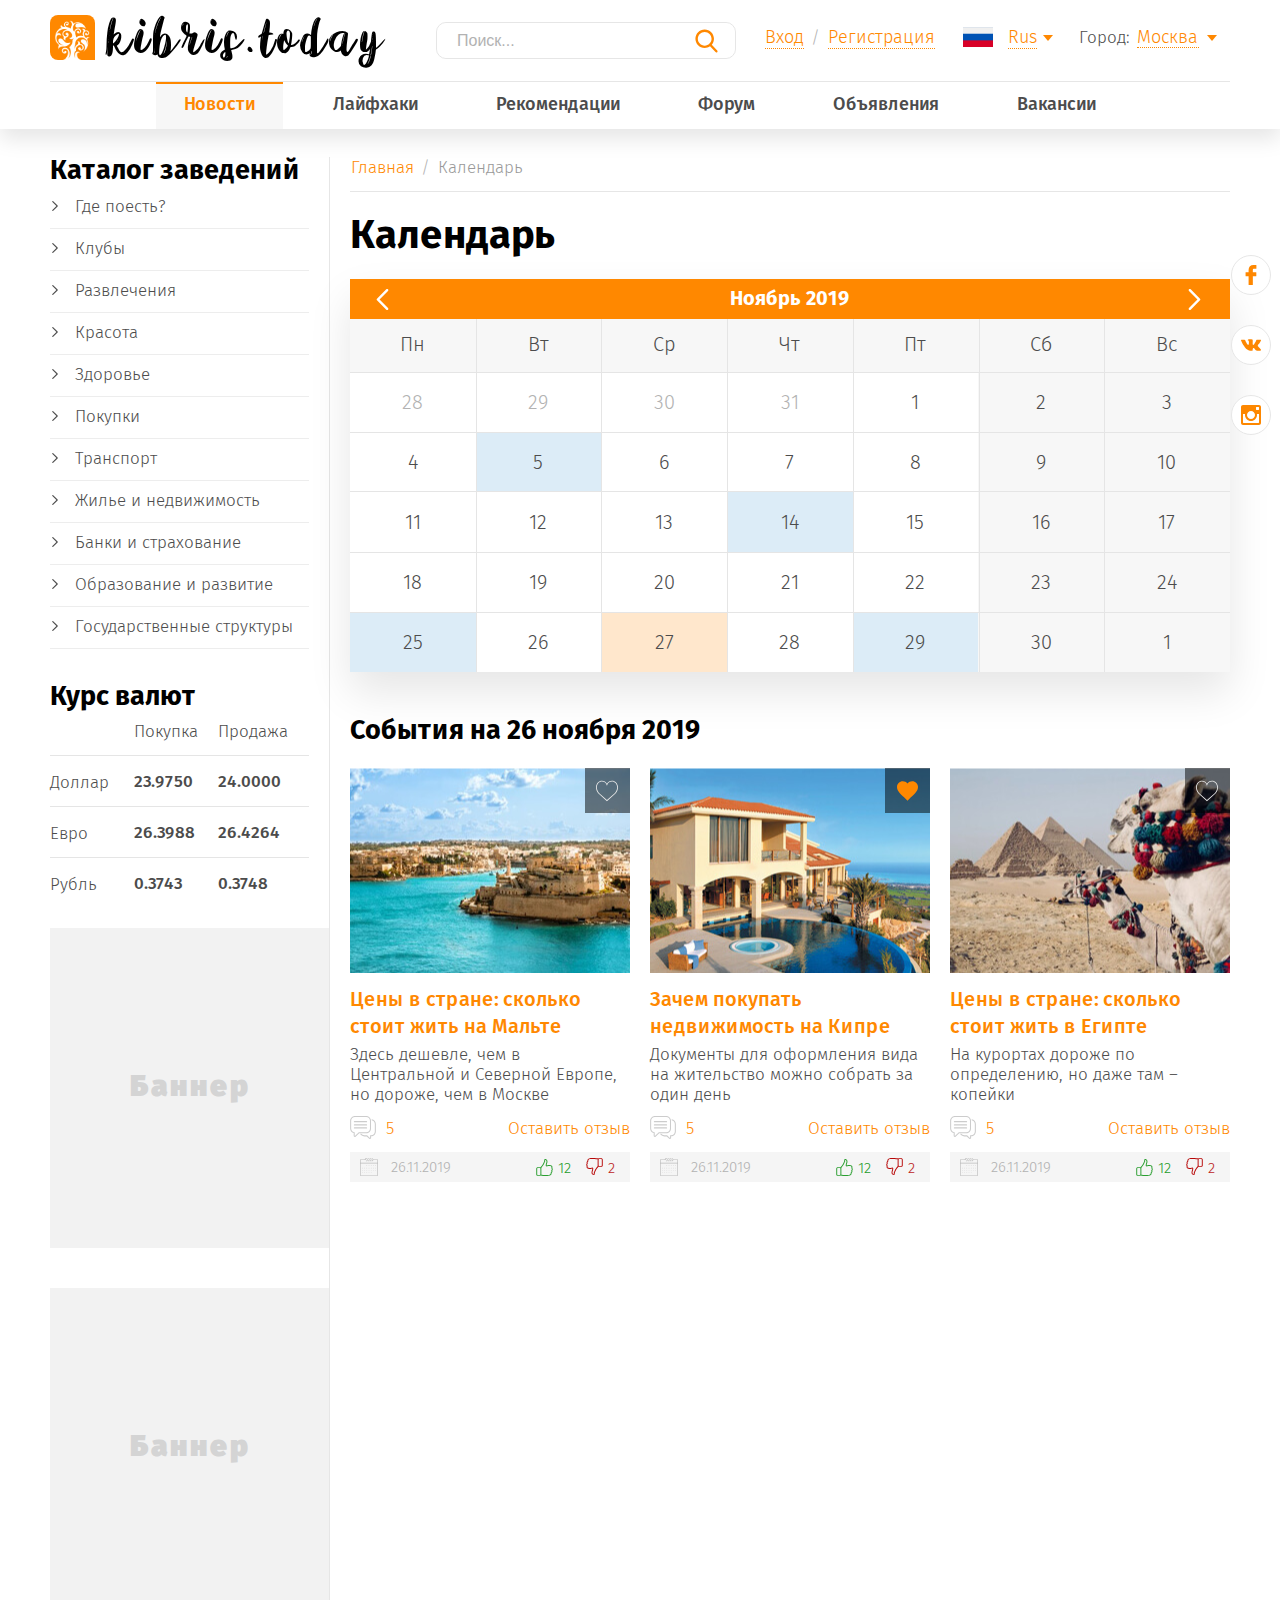
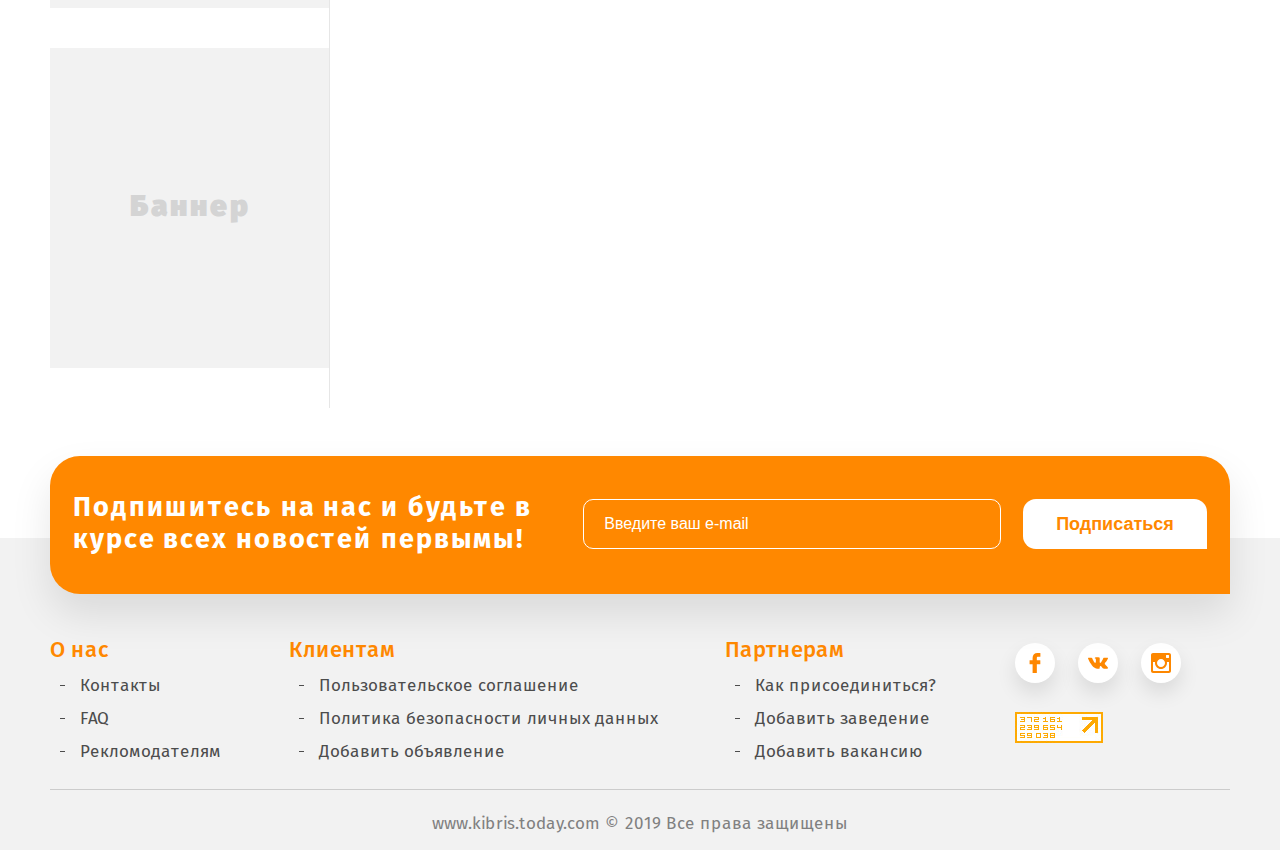
<file: calendar.html>
<!DOCTYPE html>

<html lang="ru">

<head>
	<meta charset="utf-8">
	<meta http-equiv="X-UA-Compatible" content="IE=edge" >
	<meta name="viewport" content="width=device-width, initial-scale=1.0">
	<meta name="description" content="">
	<link rel="stylesheet" type="text/css" href="style.css">
	<link rel="icon" type="image/png" href="favicon/favicon.ico" sizes="16x16">
	<title>Kibris today</title>
</head>

<body>

	<div class="wrapper">

	<!-- Header -->
		
	<header>
		<div class="header_site">
			<div class="row header_top_row">
				<div class="left_col">
					<a href="#" class="logo">
						<div class="img_box">
							<img src="img/logo.png" alt="" />
						</div>
						<div class="logo_text">
							<div>kibris.today</div>
						</div>
					</a>
				</div>
				<div class="right_col" id="menuElemsWrapp">
					<div class="inline_blocks" id="menuElems">
						<div id="searchWrap">
							<div class="search_box">
								<form>
									<input type="text" placeholder="Поиск..." />
									<input type="submit" name="#" class="search_btn" value="" />
								</form>
							</div>
						</div>
						<div>
							<ul class="orange_links_list">
								<li><a href="#" data-toggle="modal" data-target="#enterModal">Вход</a></li>
								<li><a href="#" data-toggle="modal" data-target="#regModal">Регистрация</a></li>
							</ul>
						</div>
						<div>
							<div class="select_lang_wrapp">
								<div class="dropdown_select">
									<div class="active_val">
										<div class="lang_templ">
											<div class="col_1">
												<img src="img/rus.svg" alt="RUS" />
											</div>
											<div class="col_2">
												<div class="lang">Rus</div>
											</div>
										</div>
									</div>
									<div class="dropdown_box">
										<ul class="vals_list">
											<li>
												<div class="lang_templ">
													<div class="col_1">
														<img src="img/rus.svg" alt="RUS" />
													</div>
													<div class="col_2">
														<div class="lang">Rus</div>
													</div>
												</div>
											</li>
											<li>
												<div class="lang_templ">
													<div class="col_1">
														<img src="img/rus.svg" alt="ENG" />
													</div>
													<div class="col_2">
														<div class="lang">En</div>
													</div>
												</div>
											</li>
										</ul>
									</div>
								</div>
							</div>
						</div>
						<div>
							<div class="city_templ">
								<div class="col_1">
									<p>Город:</p>
								</div>
								<div class="col_2">
									<div class="city_select dropdown_select">
										<div class="active_val">
											<p>Москва</p>
										</div>
										<div class="dropdown_box">
											<ul class="vals_list">
												<li><p>Москва</p></li>
												<li><p>Санкт-Петербург</p></li>
												<li><p>Кастрома</p></li>
												<li><p>Калининград</p></li>
											</ul>
										</div>
									</div>
								</div>
							</div>
						</div>
					</div>
					<button type="button" class="respmenubtn">
						<span></span>
						<span></span>
						<span></span>
					</button>
				</div>
			</div>
			<div class="main_nav_wrapp">
				<div class="row">
					<ul class="main_nav">
						<li><a href="#" class="active">Новости</a></li>
						<li><a href="#">Лайфхаки</a></li>
						<li><a href="#">Рекомендации</a></li>
						<li><a href="#">Форум</a></li>
						<li><a href="#">Объявления</a></li>
						<li><a href="#">Вакансии</a></li>
					</ul>
				</div>
			</div>
			<div class="resp_menu_wrapp">
				<div class="resp_search"></div>
				<div class="main_nav_resp"></div>
			</div>
		</div>
	</header>

	<!-- /Header -->

	<!-- Content -->
	<div class="content">

		<ul class="soc_list soc_list_fixed">
			<li>
				<a href="#">
					<i class="orange_facebook link"></i>
					<i class="white_facebook hover"></i>
				</a>
			</li>
			<li>
				<a href="#">
					<i class="orange_vk link"></i>
					<i class="white_vk hover"></i>
				</a>
			</li>
			<li>
				<a href="#">
					<i class="orange_inatagram link"></i>
					<i class="white_inatagram hover"></i>
				</a>
			</li>
		</ul>

		<!-- Section 1 - Calendar Page -->

		<section class="sect_1_resp">
			<div class="row">
				<div class="two_cols_templ">
					<div class="right_col">
						<div class="catalog_resp_wrapp">
							<div class="catalog_resp_btn">
								<p>Каталог заведений <i class="right_arrow"></i></p>
							</div>
							<div class="catalog_resp"></div>
						</div>
						<div class="breadcrumbs_wrapp bottom_line">
							<ul class="breadcrumbs">
								<li><a href="#">Главная</a></li>
								<li><a href="#">Календарь</a></li>
							</ul>
						</div>
						<div class="title_wrapp_2">
							<h1>Календарь</h1>
						</div>
						<div class="datepicker_wrapp">
							<div class="datepicker_header">
								<button type="button" class="left_btn"><i  class="left_white_arrow"></i></button>
								<p>Ноябрь 2019</p>
								<button type="button" class="right_btn"><i  class="right_white_arrow"></i></button>
							</div>
							<div class="datepicker_table">
								<div>
									<span class="vert_border"></span>
									<span class="vert_border"></span>
									<span class="vert_border"></span>
									<span class="vert_border"></span>
									<span class="vert_border"></span>
									<span class="vert_border"></span>
								</div>
								<div>
									<span class="gor_border"></span>
									<span class="gor_border"></span>
									<span class="gor_border"></span>
									<span class="gor_border"></span>
									<span class="gor_border"></span>
								</div>
								<div class="datepicker_title">
									<div>
										<p>Пн</p>
									</div>
									<div>
										<p>Вт</p>
									</div>
									<div>
										<p>Ср</p>
									</div>
									<div>
										<p>Чт</p>
									</div>
									<div>
										<p>Пт</p>
									</div>
									<div>
										<p>Сб</p>
									</div>
									<div>
										<p>Вс</p>
									</div>
								</div>
								<div class="datepiker_days">
									<div class="past_day"><p>28</p></div>
									<div class="past_day"><p>29</p></div>
									<div class="past_day"><p>30</p></div>
									<div class="past_day"><p>31</p></div>
									<div><p>1</p></div>
									<div class="grey_day"><p>2</p></div>
									<div class="grey_day"><p>3</p></div>
									<div><p>4</p></div>
									<div class="blue_day"><p>5</p></div>
									<div><p>6</p></div>
									<div><p>7</p></div>
									<div><p>8</p></div>
									<div class="grey_day"><p>9</p></div>
									<div class="grey_day"><p>10</p></div>
									<div><p>11</p></div>
									<div><p>12</p></div>
									<div><p>13</p></div>
									<div  class="blue_day"><p>14</p></div>
									<div><p>15</p></div>
									<div class="grey_day"><p>16</p></div>
									<div class="grey_day"><p>17</p></div>
									<div><p>18</p></div>
									<div><p>19</p></div>
									<div><p>20</p></div>
									<div><p>21</p></div>
									<div><p>22</p></div>
									<div class="grey_day"><p>23</p></div>
									<div class="grey_day"><p>24</p></div>
									<div class="blue_day"><p>25</p></div>
									<div><p>26</p></div>
									<div class="pink_day"><p>27</p></div>
									<div><p>28</p></div>
									<div class="blue_day"><p>29</p></div>
									<div class="grey_day"><p>30</p></div>
									<div class="grey_day"><p>1</p></div>
								</div>
							</div>
						</div>
						<div class="news_thumbnails_wrapp">
							<h3>События на 26 ноября 2019</h3>
							<div class="news_thumbnails">
								<div class="news_thumb">
									<div class="img_box_wrapp">
										<a href="#" class="favorite">
											<i class="like"></i>
											<i class="favorite_fill"></i>
										</a>
										<div class="img_box">
											<img src="img/photo_1.jpg" alt="" />
										</div>
									</div>
									<div class="descript descript_1">
										<a href="#" class="thumb_title">Цены в стране: сколько стоит жить на Мальте</a>
										<p>Здесь дешевле, чем в Центральной и Северной Европе, но дороже, чем в Москве</p>
									</div>
									<div class="descript_2">
										<div>
											<a href="#" class="booble_wrapp">
												<i class="booble"></i>
												<p>5</p>
											</a>
										</div>
										<div>
											<p><a href="#" class="orange_link">Оставить отзыв</a></p>
										</div>
									</div>
									<div class="thumb_footer_2">
										<div>
											<p class="date"><i class="datepiker"></i>26.11.2019</p>
										</div>
										<div>
											<div class="mark_set green">
												<i class="green_like"></i>
												<p>12</p>
											</div>
											<div class="mark_set red">
												<i class="dislike"></i>
												<p>2</p>
											</div>
										</div>
									</div>
								</div>
								<div class="news_thumb">
									<div class="img_box_wrapp">
										<a href="#" class="favorite active">
											<i class="like"></i>
											<i class="favorite_fill"></i>
										</a>
										<div class="img_box">
											<img src="img/photo_2.jpg" alt="" />
										</div>
									</div>
									<div class="descript descript_1">
										<a href="#" class="thumb_title">Зачем покупать недвижимость на Кипре</a>
										<p>Документы для оформления вида на жительство можно собрать за один день</p>
									</div>
									<div class="descript_2">
										<div>
											<a href="#" class="booble_wrapp">
												<i class="booble"></i>
												<p>5</p>
											</a>
										</div>
										<div>
											<p><a href="#" class="orange_link">Оставить отзыв</a></p>
										</div>
									</div>
									<div class="thumb_footer_2">
										<div>
											<p class="date"><i class="datepiker"></i>26.11.2019</p>
										</div>
										<div>
											<div class="mark_set green">
												<i class="green_like"></i>
												<p>12</p>
											</div>
											<div class="mark_set red">
												<i class="dislike"></i>
												<p>2</p>
											</div>
										</div>
									</div>
								</div>
								<div class="news_thumb">
									<div class="img_box_wrapp">
										<a href="#" class="favorite">
											<i class="like"></i>
											<i class="favorite_fill"></i>
										</a>
										<div class="img_box">
											<img src="img/photo_3.jpg" alt="" />
										</div>
									</div>
									<div class="descript descript_1">
										<a href="#" class="thumb_title">Цены в стране: сколько стоит жить в Египте</a>
										<p>На курортах дороже по определению, но даже там – копейки</p>
									</div>
									<div class="descript_2">
										<div>
											<a href="#" class="booble_wrapp">
												<i class="booble"></i>
												<p>5</p>
											</a>
										</div>
										<div>
											<p><a href="#" class="orange_link">Оставить отзыв</a></p>
										</div>
									</div>
									<div class="thumb_footer_2">
										<div>
											<p class="date"><i class="datepiker"></i>26.11.2019</p>
										</div>
										<div>
											<div class="mark_set green">
												<i class="green_like"></i>
												<p>12</p>
											</div>
											<div class="mark_set red">
												<i class="dislike"></i>
												<p>2</p>
											</div>
										</div>
									</div>
								</div>
							</div>
						</div>
					</div>
					<div class="left_col">
						<h3 class="sidebar_ttile">Каталог заведений</h3>
						<div class="side_menu_wrapp">
							<ul class="side_menu" id="sideMenu">
								<li>
									<a href="#">Где поесть?</a>
									<ul>
										<li><a href="#" class="active">Кафе</a></li>
										<li><a href="#">Бары</a></li>
										<li><a href="#">Рестораны</a></li>
										<li><a href="#">Фастфуд</a></li>
										<li><a href="#">Суши</a></li>
									</ul>
								</li>
								<li>
									<a href="#">Клубы</a>
									<ul>
										<li>
											<a href="#">Спортивные клубы</a>
											<ul>
												<li><a href="#" class="active">Кафе</a></li>
												<li><a href="#">Бары</a></li>
												<li><a href="#">Рестораны</a></li>
												<li><a href="#">Фастфуд</a></li>
												<li><a href="#">Суши</a></li>
											</ul>
										</li>
										<li><a href="#">Night Clubs</a></li>
										<li><a href="#">Дискотеки</a></li>
										<li><a href="#">Казино</a></li>
									</ul>
								</li>
								<li>
									<a href="#">Развлечения</a>
									<ul>
										<li><a href="#">Спортивные клубы</a></li>
										<li><a href="#">Night Clubs</a></li>
										<li><a href="#">Дискотеки</a></li>
										<li><a href="#">Казино</a></li>
									</ul>
								</li>
								<li>
									<a href="#">Красота</a>
									<ul>
										<li><a href="#">Спортивные клубы</a></li>
										<li><a href="#">Night Clubs</a></li>
										<li><a href="#">Дискотеки</a></li>
										<li><a href="#">Казино</a></li>
									</ul>
								</li>
								<li>
									<a href="#">Здоровье</a>
									<ul>
										<li><a href="#">Спортивные клубы</a></li>
										<li><a href="#">Night Clubs</a></li>
										<li><a href="#">Дискотеки</a></li>
										<li><a href="#">Казино</a></li>
									</ul>
								</li>
								<li>
									<a href="#">Покупки</a>
									<ul>
										<li><a href="#">Спортивные клубы</a></li>
										<li><a href="#">Night Clubs</a></li>
										<li><a href="#">Дискотеки</a></li>
										<li><a href="#">Казино</a></li>
									</ul>
								</li>
								<li>
									<a href="#">Транспорт</a>
									<ul>
										<li><a href="#">Спортивные клубы</a></li>
										<li><a href="#">Night Clubs</a></li>
										<li><a href="#">Дискотеки</a></li>
										<li><a href="#">Казино</a></li>
									</ul>
								</li>
								<li>
									<a href="#">Жилье и недвижимость</a>
									<ul>
										<li><a href="#">Спортивные клубы</a></li>
										<li><a href="#">Night Clubs</a></li>
										<li><a href="#">Дискотеки</a></li>
										<li><a href="#">Казино</a></li>
									</ul>
								</li>
								<li>
									<a href="#">Банки и страхование</a>
									<ul>
										<li><a href="#">Спортивные клубы</a></li>
										<li><a href="#">Night Clubs</a></li>
										<li><a href="#">Дискотеки</a></li>
										<li><a href="#">Казино</a></li>
									</ul>
								</li>
								<li>
									<a href="#">Образование и развитие</a>
									<ul>
										<li><a href="#">Спортивные клубы</a></li>
										<li><a href="#">Night Clubs</a></li>
										<li><a href="#">Дискотеки</a></li>
										<li><a href="#">Казино</a></li>
									</ul>
								</li>
								<li>
									<a href="#">Государственные  структуры</a>
									<ul>
										<li><a href="#">Спортивные клубы</a></li>
										<li><a href="#">Night Clubs</a></li>
										<li><a href="#">Дискотеки</a></li>
										<li><a href="#">Казино</a></li>
									</ul>
								</li>
							</ul>
						</div>
						<div class="course_table_wrapp">
							<h3>Курс валют</h3>
							<div class="course_table">
								<div class="table_row">
									<div class="cell">
										
									</div>
									<div class="cell">
										<h5>Покупка</h5>
									</div>
									<div class="cell">
										<h5>Продажа</h5>
									</div>
								</div>
								<div class="table_row">
									<div class="cell">
										<h5>Доллар</h5>
									</div>
									<div class="cell">
										<p>23.9750</p>
									</div>
									<div class="cell">
										<p>24.0000</p>
									</div>
								</div>
								<div class="table_row">
									<div class="cell">
										<h5>Евро</h5>
									</div>
									<div class="cell">
										<p>26.3988</p>
									</div>
									<div class="cell">
										<p>26.4264</p>
									</div>
								</div>
								<div class="table_row">
									<div class="cell">
										<h5>Рубль</h5>
									</div>
									<div class="cell">
										<p>0.3743</p>
									</div>
									<div class="cell">
										<p>0.3748</p>
									</div>
								</div>
							</div>
						</div>
						<div class="banner_wrapp">
							<div class="banner" style="height: 320px;">
								<p>Баннер</p>
							</div>
							<div class="banner" style="height: 320px;">
								<p>Баннер</p>
							</div>
							<div class="banner" style="height: 320px;">
								<p>Баннер</p>
							</div>
						</div>
					</div>				
				</div>
			</div>
		</section>

		<!-- /Section 1 - Calendar Page -->

	</div>
	<!-- /Content -->

	<!-- Footer -->

		<footer>
			<div class="row">
				<div class="callback_form_sect">
					<div class="callback_form_wrapp">
						<div class="left_col">
							<h3>Подпишитесь на нас и будьте в курсе всех новостей первымы!</h3>
						</div>
						<div class="right_col">
							<div class="callback_form">
								<div class="col">
									<div class="input_wrapp_orange">
										<input type="email" placeholder="Введите ваш e-mail" />
									</div>
								</div>
								<div class="col">
									<div class="submit_wrapp">
										<input class="white_pill" type="submit" value="Подписаться" />
									</div>
								</div>
							</div>
						</div>
					</div>
				</div>
			</div>
			<div class="footer_section">
				<div class="footer row">
					<div class="footer_content">
						<div class="col">
							<div class="seo_texts_wrapp">
								<div class="seo_text">
									<h3>О нас</h3>
									<ul>
										<li><a href="#">Контакты</a></li>
										<li><a href="#">FAQ</a></li>
										<li><a href="#">Рекломодателям</a></li>
									</ul>
								</div>
								<div class="seo_text">
									<h3>Клиентам</h3>
									<ul>
										<li><a href="#">Пользовательское соглашение</a></li>
										<li><a href="#">Политика безопасности личных данных</a></li>
										<li><a href="#">Добавить объявление</a></li>
									</ul>
								</div>
								<div class="seo_text">
									<h3>Партнерам</h3>
									<ul>
										<li><a href="#">Как присоединиться?</a></li>
										<li><a href="#">Добавить заведение</a></li>
										<li><a href="#">Добавить вакансию</a></li>
									</ul>
								</div>
							</div>
						</div>
						<div class="col">
							<ul class="soc_list">
								<li>
									<a href="#">
										<i class="orange_facebook link"></i>
										<i class="white_facebook hover"></i>
									</a>
								</li>
								<li>
									<a href="#">
										<i class="orange_vk link"></i>
										<i class="white_vk hover"></i>
									</a>
								</li>
								<li>
									<a href="#">
										<i class="orange_inatagram link"></i>
										<i class="white_inatagram hover"></i>
									</a>
								</li>
							</ul>
							<div class="metric_wrapp">
								<img src="img/metric.jpg" alt="" style="display: block; width: auto; max-width: 100%;"/>
							</div>
						</div>
					</div>
					<div class="footer_bottom">
						<p><a href="#" class="grey_link">www.kibris.today.com</a> © 2019 Все права защищены </p>
					</div>
				</div>
			</div>
		</footer>

	<!-- /Footer -->

	</div>

	<!-- Modal -->

	<div class="modal fade" id="enterModal" tabindex="-1" role="dialog" aria-labelledby="enterModal" aria-hidden="true">
	  <div class="modal-dialog" role="document">
	    <div class="modal-content">
	        <div class="modal_white">
				<button type="button" data-dismiss="modal" aria-label="Close" class="close_btn"></button>
				<h3>Вход</h3>
				<div class="modal_form">
					<div class="input_wrapp">
						<input type="text" name="#" placeholder="Логин">
					</div>
					<div class="input_wrapp">
						<input type="password" name="#" placeholder="Пароль">
					</div>
					<div class="submit_wrapp">
						<input type="submit" class="orange_pill" value="Войти" />
					</div>
				</div>
				<div class="modal_footer">
					<p><a href="#" class="orange_link">Забыли пароль</a></p>
					<p><a href="#" class="orange_link">Регистрация</a></p>
				</div>
			</div>
	    </div>
	  </div>
	</div>

	<div class="modal fade" id="regModal" tabindex="-1" role="dialog" aria-labelledby="regModal" aria-hidden="true">
	  <div class="modal-dialog" role="document">
	    <div class="modal-content">
	        <div class="modal_white modal_white_2">
				<button type="button" data-dismiss="modal" aria-label="Close" class="close_btn"></button>
				<h3>Спасибо за заявку!</h3>
				<p>Наши менеджеры свяжутся с вами в ближайшее время </p>
			</div>
	    </div>
	  </div>
	</div>

	<!-- Modal -->


	<link rel="stylesheet" type="text/css" href="responsive.css">
	<link rel="stylesheet" type="text/css" href="slick/slick.css">
	<link rel="stylesheet" type="text/css" href="vendors/css/rateyo.css">
	<script src="vendors/js/jquery.js"></script>
	<script src="slick/slick.js"></script>
	<script src="vendors/js/rateyo.js"></script>
	<script src="vendors/js/bootstrap.min.js"></script>
	<script src="js/scripts.js"></script>

</body>
</html>
</file>
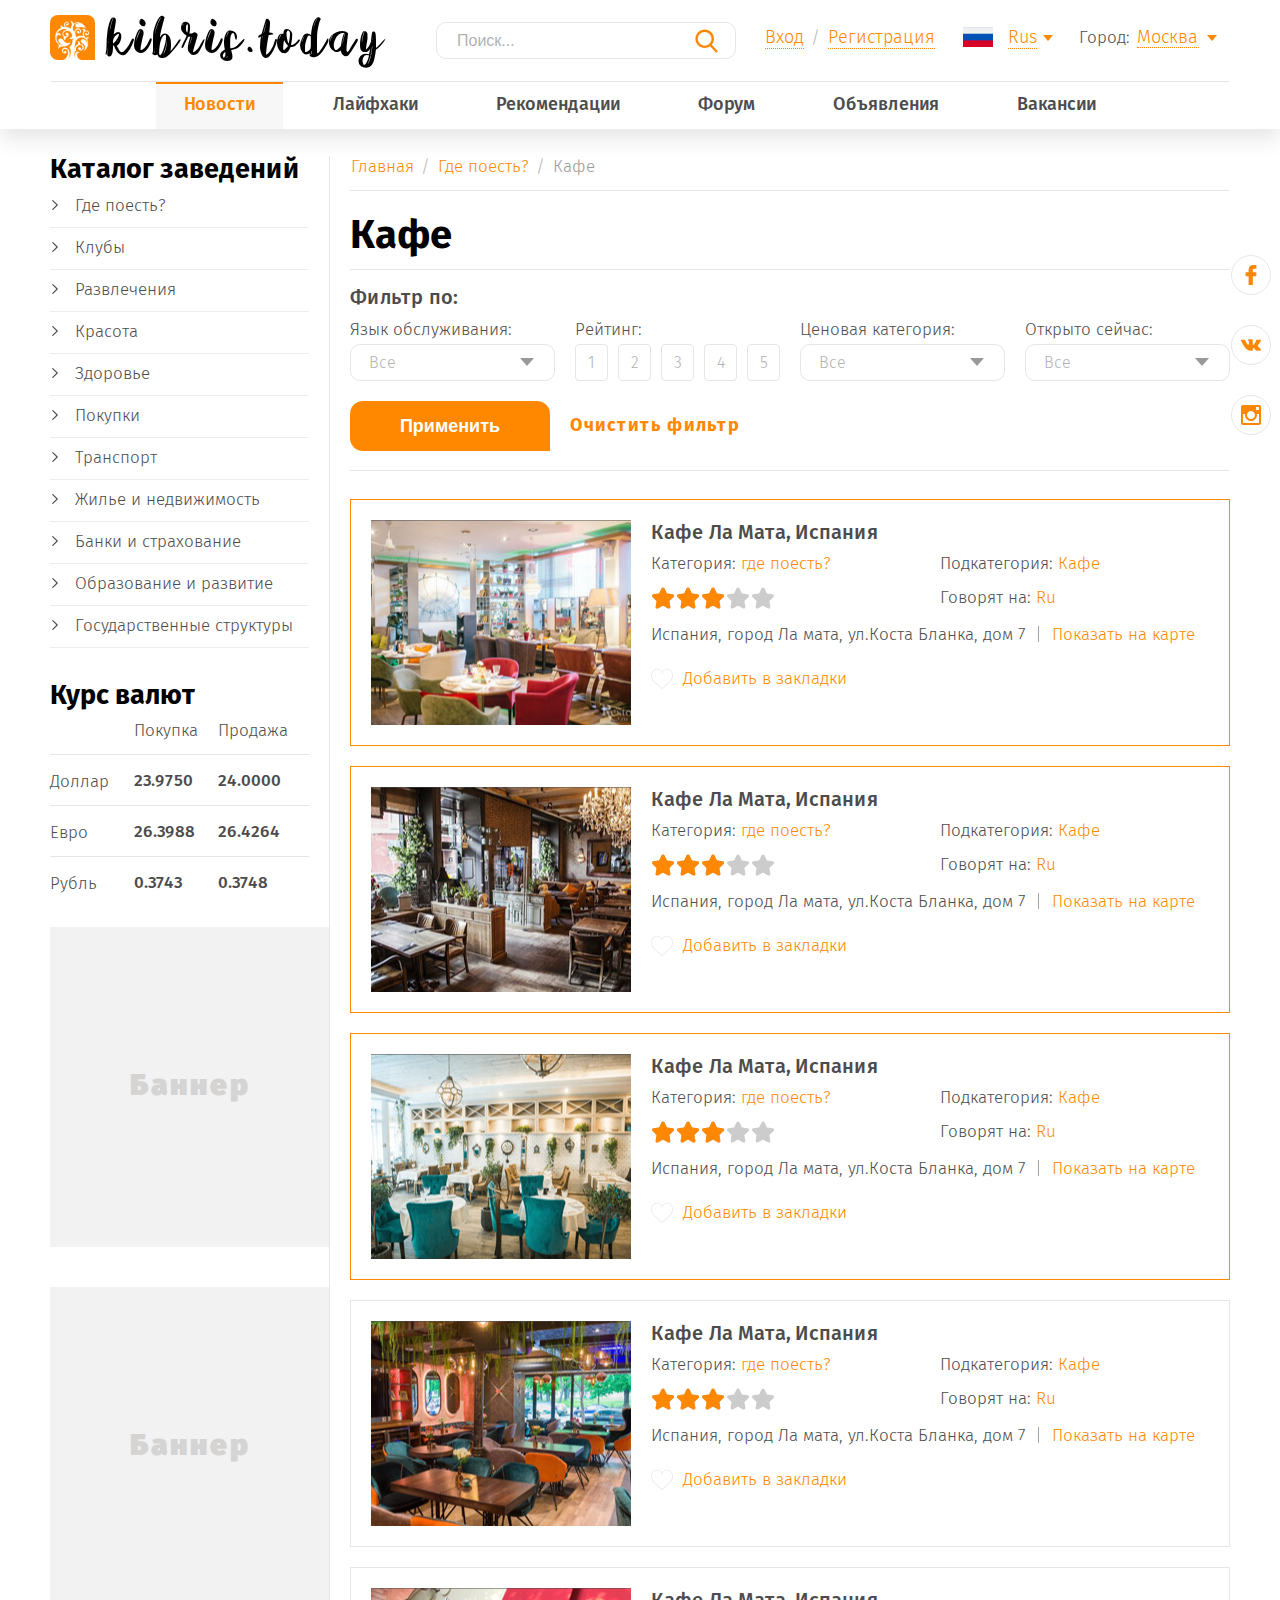
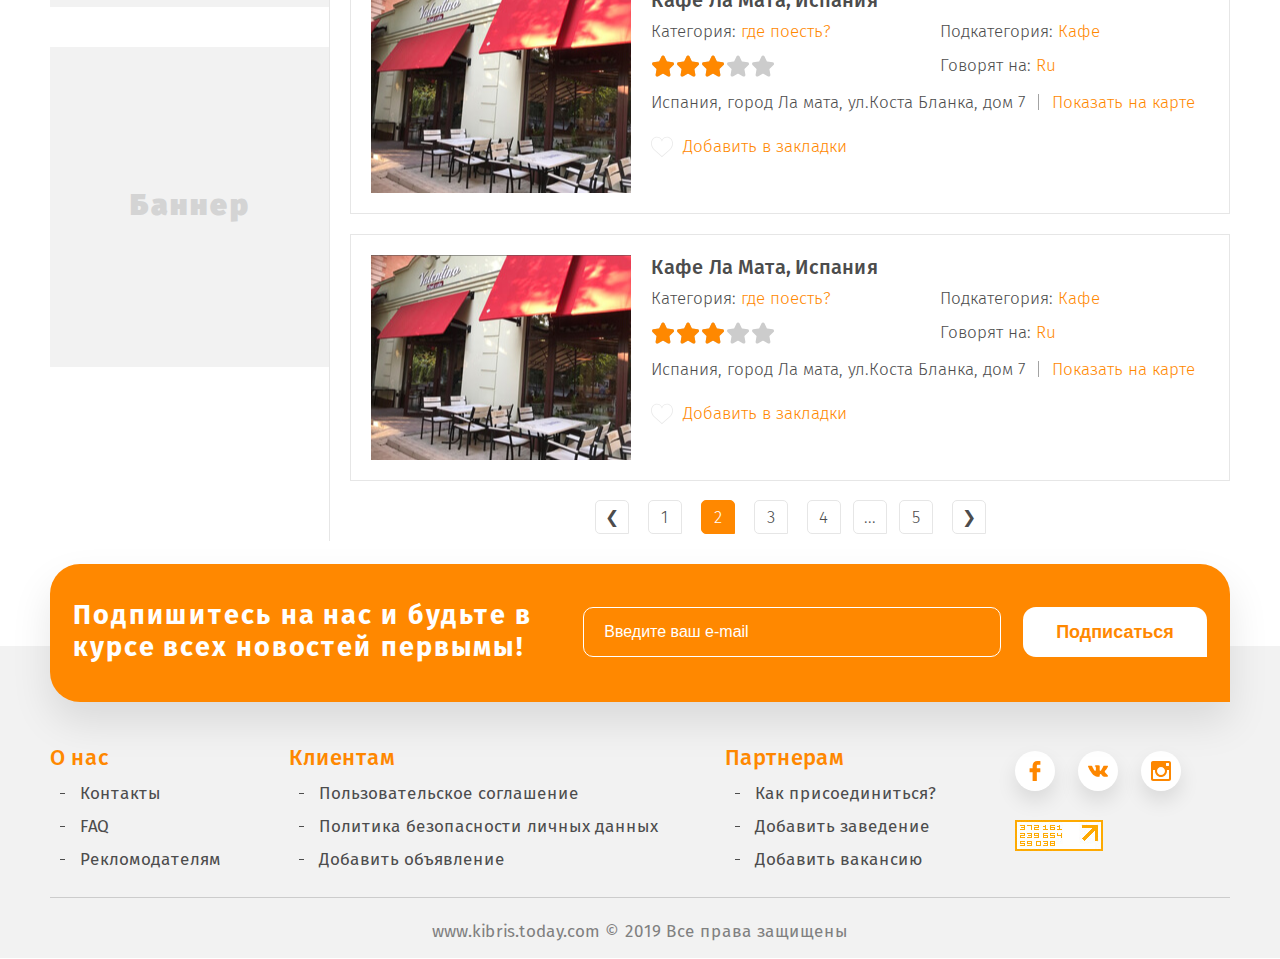
<file: catalog.html>
<!DOCTYPE html>

<html lang="ru">

<head>
	<meta charset="utf-8">
	<meta http-equiv="X-UA-Compatible" content="IE=edge" >
	<meta name="viewport" content="width=device-width, initial-scale=1.0">
	<meta name="description" content="">
	<link rel="stylesheet" type="text/css" href="style.css">
	<link rel="icon" type="image/png" href="favicon/favicon.ico" sizes="16x16">
	<title>Kibris today</title>
</head>

<body>

	<div class="wrapper">

	<!-- Header -->
		
	<header>
		<div class="header_site">
			<div class="row header_top_row">
				<div class="left_col">
					<a href="#" class="logo">
						<div class="img_box">
							<img src="img/logo.png" alt="" />
						</div>
						<div class="logo_text">
							<div>kibris.today</div>
						</div>
					</a>
				</div>
				<div class="right_col" id="menuElemsWrapp">
					<div class="inline_blocks" id="menuElems">
						<div id="searchWrap">
							<div class="search_box">
								<form>
									<input type="text" placeholder="Поиск..." />
									<input type="submit" name="#" class="search_btn" value="" />
								</form>
							</div>
						</div>
						<div>
							<ul class="orange_links_list">
								<li><a href="#" data-toggle="modal" data-target="#enterModal">Вход</a></li>
								<li><a href="#" data-toggle="modal" data-target="#regModal">Регистрация</a></li>
							</ul>
						</div>
						<div>
							<div class="select_lang_wrapp">
								<div class="dropdown_select">
									<div class="active_val">
										<div class="lang_templ">
											<div class="col_1">
												<img src="img/rus.svg" alt="RUS" />
											</div>
											<div class="col_2">
												<div class="lang">Rus</div>
											</div>
										</div>
									</div>
									<div class="dropdown_box">
										<ul class="vals_list">
											<li>
												<div class="lang_templ">
													<div class="col_1">
														<img src="img/rus.svg" alt="RUS" />
													</div>
													<div class="col_2">
														<div class="lang">Rus</div>
													</div>
												</div>
											</li>
											<li>
												<div class="lang_templ">
													<div class="col_1">
														<img src="img/rus.svg" alt="ENG" />
													</div>
													<div class="col_2">
														<div class="lang">En</div>
													</div>
												</div>
											</li>
										</ul>
									</div>
								</div>
							</div>
						</div>
						<div>
							<div class="city_templ">
								<div class="col_1">
									<p>Город:</p>
								</div>
								<div class="col_2">
									<div class="city_select dropdown_select">
										<div class="active_val">
											<p>Москва</p>
										</div>
										<div class="dropdown_box">
											<ul class="vals_list">
												<li><p>Москва</p></li>
												<li><p>Санкт-Петербург</p></li>
												<li><p>Кастрома</p></li>
												<li><p>Калининград</p></li>
											</ul>
										</div>
									</div>
								</div>
							</div>
						</div>
					</div>
					<button type="button" class="respmenubtn">
						<span></span>
						<span></span>
						<span></span>
					</button>
				</div>
			</div>
			<div class="main_nav_wrapp">
				<div class="row">
					<ul class="main_nav">
						<li><a href="#" class="active">Новости</a></li>
						<li><a href="#">Лайфхаки</a></li>
						<li><a href="#">Рекомендации</a></li>
						<li><a href="#">Форум</a></li>
						<li><a href="#">Объявления</a></li>
						<li><a href="#">Вакансии</a></li>
					</ul>
				</div>
			</div>
			<div class="resp_menu_wrapp">
				<div class="resp_search"></div>
				<div class="main_nav_resp"></div>
			</div>
		</div>
	</header>

	<!-- /Header -->

	<!-- Content -->
	<div class="content">

		<ul class="soc_list soc_list_fixed">
			<li>
				<a href="#">
					<i class="orange_facebook link"></i>
					<i class="white_facebook hover"></i>
				</a>
			</li>
			<li>
				<a href="#">
					<i class="orange_vk link"></i>
					<i class="white_vk hover"></i>
				</a>
			</li>
			<li>
				<a href="#">
					<i class="orange_inatagram link"></i>
					<i class="white_inatagram hover"></i>
				</a>
			</li>
		</ul>

		<!-- Section 1 - Catalog Page -->

		<section class="sect_1_resp">
			<div class="row">
				<div class="catalog_resp_wrapp">
					<div class="catalog_resp_btn">
						<p>Каталог заведений <i class="right_arrow"></i></p>
					</div>
					<div class="catalog_resp"></div>
				</div>
				<div class="two_cols_templ two_cols_templ_2">
					
					<div class="right_col">
						<div class="breadcrumbs_wrapp bottom_line">
							<ul class="breadcrumbs">
								<li><a href="#">Главная</a></li>
								<li><a href="#">Где поесть?</a></li>
								<li><a href="#">Кафе</a></li>
							</ul>
						</div>
						<div class="inner_title bottom_line">
							<h1>Кафе</h1>
						</div>
						<div class="filters_sect bottom_line">
							<h3>Фильтр по:</h3>
							<form>
								<div class="filters_wrapp">
									<div class="input_wrapp_2 filter">
										<label>Язык обслуживания:</label>
										<div class="input_wrapp">
											<div class="custom_select dropdown_select">
												<div class="active_val">
													<p>Все</p>
												</div>
												<div class="dropdown_box">
													<ul class="vals_list">
														<li><p>Все</p></li>
														<li><p>Русский</p></li>
														<li><p>Украинский</p></li>
														<li><p>Английский</p></li>
													</ul>
												</div>
											</div>
										</div>
									</div>
									<div class="input_wrapp_2 filter">
										<label>Рейтинг:</label>
										<div class="radios">
											<label for="r_1" class="radio"><input type="radio" id="r_1" name="radio_filter"><span>1</span></label>
											<label for="r_2" class="radio"><input type="radio" id="r_2" name="radio_filter"><span>2</span></label>
											<label for="r_3" class="radio"><input type="radio" id="r_3" name="radio_filter"><span>3</span></label>
											<label for="r_4" class="radio"><input type="radio" id="r_4" name="radio_filter"><span>4</span></label>
											<label for="r_5" class="radio"><input type="radio" id="r_5" name="radio_filter"><span>5</span></label>
										</div>
									</div>
									<div class="input_wrapp_2 filter">
										<label>Ценовая категория:</label>
										<div class="input_wrapp">
											<div class="custom_select dropdown_select">
												<div class="active_val">
													<p>Все</p>
												</div>
												<div class="dropdown_box">
													<ul class="vals_list">
														<li><p>Все</p></li>
														<li><p>Значение 1</p></li>
														<li><p>Значение 2</p></li>
														<li><p>Значение 3</p></li>
													</ul>
												</div>
											</div>
										</div>
									</div>
									<div class="input_wrapp_2 filter">
										<label>Открыто сейчас:</label>
										<div class="input_wrapp">
											<div class="custom_select dropdown_select">
												<div class="active_val">
													<p>Все</p>
												</div>
												<div class="dropdown_box">
													<ul class="vals_list">
														<li><p>Все</p></li>
														<li><p>Значение 1</p></li>
														<li><p>Значение 2</p></li>
														<li><p>Значение 3</p></li>
													</ul>
												</div>
											</div>
										</div>
									</div>
								</div>
								<div class="buttons_wrapp">
									<div>
										<input type="submit" value="Применить" class="orange_pill" />
									</div>
									<div>
										<a href="#" class="orange_bold_link">Очистить фильтр</a>
									</div>
								</div>
							</form>
						</div>
						<div class="objects_thumbs">
							<div class="object_thumb">
								<div class="col_1">
									<a href="#" class="img_box_wrapp">
										<div class="img_box">
											<img src="img/photo_obj_5.jpg" alt="" />
										</div>
									</a>
								</div>
								<div class="col_2">
									<a href="#" class="thumb_h">Кафе Ла Мата, Испания</a>
									<div class="table_2">
										<div class="table_row">
											<div class="cell">
												<p>Категория: <a href="#" class="orange_link">где поесть?</a></p>
											</div>
											<div class="cell">
												<p>Подкатегория: <a href="#" class="orange_link">Кафе</a></p>
											</div>
										</div>
										<div class="table_row">
											<div class="cell">
												<div class="rating_wrapp">
													<div class="rating" data-rating="3"></div>
												</div>
											</div>
											<div class="cell">
												<p>Говорят на: <a href="#" class="orange_link">Ru</a></p>
											</div>
										</div>
									</div>
									<div class="adres_wrapp">
										<p>Испания, город Ла мата, ул.Коста Бланка, дом 7<span class="slash"></span><a href="#" class="orange_link">Показать на  карте</a></p>
									</div>
									<a href="#" class="faworit_link">
										<i class="like"></i>
										<span>Добавить в закладки</span>
									</a>
								</div>
							</div>
							<div class="object_thumb">
								<div class="col_1">
									<a href="#" class="img_box_wrapp">
										<div class="img_box">
											<img src="img/photo_obj_4.jpg" alt="" />
										</div>
									</a>
								</div>
								<div class="col_2">
									<a href="#" class="thumb_h">Кафе Ла Мата, Испания</a>
									<div class="table_2">
										<div class="table_row">
											<div class="cell">
												<p>Категория: <a href="#" class="orange_link">где поесть?</a></p>
											</div>
											<div class="cell">
												<p>Подкатегория: <a href="#" class="orange_link">Кафе</a></p>
											</div>
										</div>
										<div class="table_row">
											<div class="cell">
												<div class="rating_wrapp">
													<div class="rating" data-rating="3"></div>
												</div>
											</div>
											<div class="cell">
												<p>Говорят на: <a href="#" class="orange_link">Ru</a></p>
											</div>
										</div>
									</div>
									<div class="adres_wrapp">
										<p>Испания, город Ла мата, ул.Коста Бланка, дом 7<span class="slash"></span><a href="#" class="orange_link">Показать на  карте</a></p>
									</div>
									<a href="#" class="faworit_link">
										<i class="like"></i>
										<span>Добавить в закладки</span>
									</a>
								</div>
							</div>
							<div class="object_thumb">
								<div class="col_1">
									<a href="#" class="img_box_wrapp">
										<div class="img_box">
											<img src="img/photo_obj_3.jpg" alt="" />
										</div>
									</a>
								</div>
								<div class="col_2">
									<a href="#" class="thumb_h">Кафе Ла Мата, Испания</a>
									<div class="table_2">
										<div class="table_row">
											<div class="cell">
												<p>Категория: <a href="#" class="orange_link">где поесть?</a></p>
											</div>
											<div class="cell">
												<p>Подкатегория: <a href="#" class="orange_link">Кафе</a></p>
											</div>
										</div>
										<div class="table_row">
											<div class="cell">
												<div class="rating_wrapp">
													<div class="rating" data-rating="3"></div>
												</div>
											</div>
											<div class="cell">
												<p>Говорят на: <a href="#" class="orange_link">Ru</a></p>
											</div>
										</div>
									</div>
									<div class="adres_wrapp">
										<p>Испания, город Ла мата, ул.Коста Бланка, дом 7<span class="slash"></span><a href="#" class="orange_link">Показать на  карте</a></p>
									</div>
									<a href="#" class="faworit_link">
										<i class="like"></i>
										<span>Добавить в закладки</span>
									</a>
								</div>
							</div>
							<div class="object_thumb grey">
								<div class="col_1">
									<a href="#" class="img_box_wrapp">
										<div class="img_box">
											<img src="img/photo_obj_2.jpg" alt="" />
										</div>
									</a>
								</div>
								<div class="col_2">
									<a href="#" class="thumb_h">Кафе Ла Мата, Испания</a>
									<div class="table_2">
										<div class="table_row">
											<div class="cell">
												<p>Категория: <a href="#" class="orange_link">где поесть?</a></p>
											</div>
											<div class="cell">
												<p>Подкатегория: <a href="#" class="orange_link">Кафе</a></p>
											</div>
										</div>
										<div class="table_row">
											<div class="cell">
												<div class="rating_wrapp">
													<div class="rating" data-rating="3"></div>
												</div>
											</div>
											<div class="cell">
												<p>Говорят на: <a href="#" class="orange_link">Ru</a></p>
											</div>
										</div>
									</div>
									<div class="adres_wrapp">
										<p>Испания, город Ла мата, ул.Коста Бланка, дом 7<span class="slash"></span><a href="#" class="orange_link">Показать на  карте</a></p>
									</div>
									<a href="#" class="faworit_link">
										<i class="like"></i>
										<span>Добавить в закладки</span>
									</a>
								</div>
							</div>
							<div class="object_thumb grey">
								<div class="col_1">
									<a href="#" class="img_box_wrapp">
										<div class="img_box">
											<img src="img/photo_obj.jpg" alt="" />
										</div>
									</a>
								</div>
								<div class="col_2">
									<a href="#" class="thumb_h">Кафе Ла Мата, Испания</a>
									<div class="table_2">
										<div class="table_row">
											<div class="cell">
												<p>Категория: <a href="#" class="orange_link">где поесть?</a></p>
											</div>
											<div class="cell">
												<p>Подкатегория: <a href="#" class="orange_link">Кафе</a></p>
											</div>
										</div>
										<div class="table_row">
											<div class="cell">
												<div class="rating_wrapp">
													<div class="rating" data-rating="3"></div>
												</div>
											</div>
											<div class="cell">
												<p>Говорят на: <a href="#" class="orange_link">Ru</a></p>
											</div>
										</div>
									</div>
									<div class="adres_wrapp">
										<p>Испания, город Ла мата, ул.Коста Бланка, дом 7<span class="slash"></span><a href="#" class="orange_link">Показать на  карте</a></p>
									</div>
									<a href="#" class="faworit_link">
										<i class="like"></i>
										<span>Добавить в закладки</span>
									</a>
								</div>
							</div>
							<div class="object_thumb grey">
								<div class="col_1">
									<a href="#" class="img_box_wrapp">
										<div class="img_box">
											<img src="img/photo_obj.jpg" alt="" />
										</div>
									</a>
								</div>
								<div class="col_2">
									<a href="#" class="thumb_h">Кафе Ла Мата, Испания</a>
									<div class="table_2">
										<div class="table_row">
											<div class="cell">
												<p>Категория: <a href="#" class="orange_link">где поесть?</a></p>
											</div>
											<div class="cell">
												<p>Подкатегория: <a href="#" class="orange_link">Кафе</a></p>
											</div>
										</div>
										<div class="table_row">
											<div class="cell">
												<div class="rating_wrapp">
													<div class="rating" data-rating="3"></div>
												</div>
											</div>
											<div class="cell">
												<p>Говорят на: <a href="#" class="orange_link">Ru</a></p>
											</div>
										</div>
									</div>
									<div class="adres_wrapp">
										<p>Испания, город Ла мата, ул.Коста Бланка, дом 7<span class="slash"></span><a href="#" class="orange_link">Показать на  карте</a></p>
									</div>
									<a href="#" class="faworit_link">
										<i class="like"></i>
										<span>Добавить в закладки</span>
									</a>
								</div>
							</div>
						</div>
						<div class="pagination_wrapp">
							<ul class="pagination">
								<li><a href="#" class="prev_btm">&#10094;</a></li>
								<li><a href="#">1</a></li>
								<li><a href="#" class="active">2</a></li>
								<li><a href="#">3</a></li>
								<li><a href="#">4</a></li>
								<li class="dots">...</li>
								<li><a href="#">5</a></li>
								<li><a href="#" class="next_btm">&#10095;</a></li>
							</ul>
						</div>
					</div>
					<div class="left_col">
						<h3 class="sidebar_ttile">Каталог заведений</h3>
						<div class="side_menu_wrapp">
							<ul class="side_menu" id="sideMenu">
								<li>
									<a href="#">Где поесть?</a>
									<ul>
										<li><a href="#" class="active">Кафе</a></li>
										<li><a href="#">Бары</a></li>
										<li><a href="#">Рестораны</a></li>
										<li><a href="#">Фастфуд</a></li>
										<li><a href="#">Суши</a></li>
									</ul>
								</li>
								<li>
									<a href="#">Клубы</a>
									<ul>
										<li>
											<a href="#">Спортивные клубы</a>
											<ul>
												<li><a href="#" class="active">Кафе</a></li>
												<li><a href="#">Бары</a></li>
												<li><a href="#">Рестораны</a></li>
												<li><a href="#">Фастфуд</a></li>
												<li><a href="#">Суши</a></li>
											</ul>
										</li>
										<li><a href="#">Night Clubs</a></li>
										<li><a href="#">Дискотеки</a></li>
										<li><a href="#">Казино</a></li>
									</ul>
								</li>
								<li>
									<a href="#">Развлечения</a>
									<ul>
										<li><a href="#">Спортивные клубы</a></li>
										<li><a href="#">Night Clubs</a></li>
										<li><a href="#">Дискотеки</a></li>
										<li><a href="#">Казино</a></li>
									</ul>
								</li>
								<li>
									<a href="#">Красота</a>
									<ul>
										<li><a href="#">Спортивные клубы</a></li>
										<li><a href="#">Night Clubs</a></li>
										<li><a href="#">Дискотеки</a></li>
										<li><a href="#">Казино</a></li>
									</ul>
								</li>
								<li>
									<a href="#">Здоровье</a>
									<ul>
										<li><a href="#">Спортивные клубы</a></li>
										<li><a href="#">Night Clubs</a></li>
										<li><a href="#">Дискотеки</a></li>
										<li><a href="#">Казино</a></li>
									</ul>
								</li>
								<li>
									<a href="#">Покупки</a>
									<ul>
										<li><a href="#">Спортивные клубы</a></li>
										<li><a href="#">Night Clubs</a></li>
										<li><a href="#">Дискотеки</a></li>
										<li><a href="#">Казино</a></li>
									</ul>
								</li>
								<li>
									<a href="#">Транспорт</a>
									<ul>
										<li><a href="#">Спортивные клубы</a></li>
										<li><a href="#">Night Clubs</a></li>
										<li><a href="#">Дискотеки</a></li>
										<li><a href="#">Казино</a></li>
									</ul>
								</li>
								<li>
									<a href="#">Жилье и недвижимость</a>
									<ul>
										<li><a href="#">Спортивные клубы</a></li>
										<li><a href="#">Night Clubs</a></li>
										<li><a href="#">Дискотеки</a></li>
										<li><a href="#">Казино</a></li>
									</ul>
								</li>
								<li>
									<a href="#">Банки и страхование</a>
									<ul>
										<li><a href="#">Спортивные клубы</a></li>
										<li><a href="#">Night Clubs</a></li>
										<li><a href="#">Дискотеки</a></li>
										<li><a href="#">Казино</a></li>
									</ul>
								</li>
								<li>
									<a href="#">Образование и развитие</a>
									<ul>
										<li><a href="#">Спортивные клубы</a></li>
										<li><a href="#">Night Clubs</a></li>
										<li><a href="#">Дискотеки</a></li>
										<li><a href="#">Казино</a></li>
									</ul>
								</li>
								<li>
									<a href="#">Государственные  структуры</a>
									<ul>
										<li><a href="#">Спортивные клубы</a></li>
										<li><a href="#">Night Clubs</a></li>
										<li><a href="#">Дискотеки</a></li>
										<li><a href="#">Казино</a></li>
									</ul>
								</li>
							</ul>
						</div>
						<div class="course_table_wrapp">
							<h3>Курс валют</h3>
							<div class="course_table">
								<div class="table_row">
									<div class="cell">
										
									</div>
									<div class="cell">
										<h5>Покупка</h5>
									</div>
									<div class="cell">
										<h5>Продажа</h5>
									</div>
								</div>
								<div class="table_row">
									<div class="cell">
										<h5>Доллар</h5>
									</div>
									<div class="cell">
										<p>23.9750</p>
									</div>
									<div class="cell">
										<p>24.0000</p>
									</div>
								</div>
								<div class="table_row">
									<div class="cell">
										<h5>Евро</h5>
									</div>
									<div class="cell">
										<p>26.3988</p>
									</div>
									<div class="cell">
										<p>26.4264</p>
									</div>
								</div>
								<div class="table_row">
									<div class="cell">
										<h5>Рубль</h5>
									</div>
									<div class="cell">
										<p>0.3743</p>
									</div>
									<div class="cell">
										<p>0.3748</p>
									</div>
								</div>
							</div>
						</div>
						<div class="banner_wrapp">
							<div class="banner" style="height: 320px;">
								<p>Баннер</p>
							</div>
							<div class="banner" style="height: 320px;">
								<p>Баннер</p>
							</div>
							<div class="banner" style="height: 320px;">
								<p>Баннер</p>
							</div>
						</div>
					</div>
				</div>
			</div>
		</section>

		<!-- /Section 1 - Catalog Page -->

	</div>
	<!-- /Content -->

	<!-- Footer -->

		<footer>
			<div class="row">
				<div class="callback_form_sect">
					<div class="callback_form_wrapp">
						<div class="left_col">
							<h3>Подпишитесь на нас и будьте в курсе всех новостей первымы!</h3>
						</div>
						<div class="right_col">
							<div class="callback_form">
								<div class="col">
									<div class="input_wrapp_orange">
										<input type="email" placeholder="Введите ваш e-mail" />
									</div>
								</div>
								<div class="col">
									<div class="submit_wrapp">
										<input class="white_pill" type="submit" value="Подписаться" />
									</div>
								</div>
							</div>
						</div>
					</div>
				</div>
			</div>
			<div class="footer_section">
				<div class="footer row">
					<div class="footer_content">
						<div class="col">
							<div class="seo_texts_wrapp">
								<div class="seo_text">
									<h3>О нас</h3>
									<ul>
										<li><a href="#">Контакты</a></li>
										<li><a href="#">FAQ</a></li>
										<li><a href="#">Рекломодателям</a></li>
									</ul>
								</div>
								<div class="seo_text">
									<h3>Клиентам</h3>
									<ul>
										<li><a href="#">Пользовательское соглашение</a></li>
										<li><a href="#">Политика безопасности личных данных</a></li>
										<li><a href="#">Добавить объявление</a></li>
									</ul>
								</div>
								<div class="seo_text">
									<h3>Партнерам</h3>
									<ul>
										<li><a href="#">Как присоединиться?</a></li>
										<li><a href="#">Добавить заведение</a></li>
										<li><a href="#">Добавить вакансию</a></li>
									</ul>
								</div>
							</div>
						</div>
						<div class="col">
							<ul class="soc_list">
								<li>
									<a href="#">
										<i class="orange_facebook link"></i>
										<i class="white_facebook hover"></i>
									</a>
								</li>
								<li>
									<a href="#">
										<i class="orange_vk link"></i>
										<i class="white_vk hover"></i>
									</a>
								</li>
								<li>
									<a href="#">
										<i class="orange_inatagram link"></i>
										<i class="white_inatagram hover"></i>
									</a>
								</li>
							</ul>
							<div class="metric_wrapp">
								<img src="img/metric.jpg" alt="" style="display: block; width: auto; max-width: 100%;"/>
							</div>
						</div>
					</div>
					<div class="footer_bottom">
						<p><a href="#" class="grey_link">www.kibris.today.com</a> © 2019 Все права защищены </p>
					</div>
				</div>
			</div>
		</footer>

	<!-- /Footer -->

	</div>

	<!-- Modal -->

	<div class="modal fade" id="enterModal" tabindex="-1" role="dialog" aria-labelledby="enterModal" aria-hidden="true">
	  <div class="modal-dialog" role="document">
	    <div class="modal-content">
	        <div class="modal_white">
				<button type="button" data-dismiss="modal" aria-label="Close" class="close_btn"></button>
				<h3>Вход</h3>
				<div class="modal_form">
					<div class="input_wrapp">
						<input type="text" name="#" placeholder="Логин">
					</div>
					<div class="input_wrapp">
						<input type="password" name="#" placeholder="Пароль">
					</div>
					<div class="submit_wrapp">
						<input type="submit" class="orange_pill" value="Войти" />
					</div>
				</div>
				<div class="modal_footer">
					<p><a href="#" class="orange_link">Забыли пароль</a></p>
					<p><a href="#" class="orange_link">Регистрация</a></p>
				</div>
			</div>
	    </div>
	  </div>
	</div>

	<div class="modal fade" id="regModal" tabindex="-1" role="dialog" aria-labelledby="regModal" aria-hidden="true">
	  <div class="modal-dialog" role="document">
	    <div class="modal-content">
	        <div class="modal_white modal_white_2">
				<button type="button" data-dismiss="modal" aria-label="Close" class="close_btn"></button>
				<h3>Спасибо за заявку!</h3>
				<p>Наши менеджеры свяжутся с вами в ближайшее время </p>
			</div>
	    </div>
	  </div>
	</div>

	<!-- Modal -->


	<link rel="stylesheet" type="text/css" href="responsive.css">
	<link rel="stylesheet" type="text/css" href="slick/slick.css">
	<link rel="stylesheet" type="text/css" href="vendors/css/rateyo.css">
	<script src="vendors/js/jquery.js"></script>
	<script src="slick/slick.js"></script>
	<script src="vendors/js/rateyo.js"></script>
	<script src="vendors/js/bootstrap.min.js"></script>
	<script src="js/scripts.js"></script>

</body>
</html>
</file>
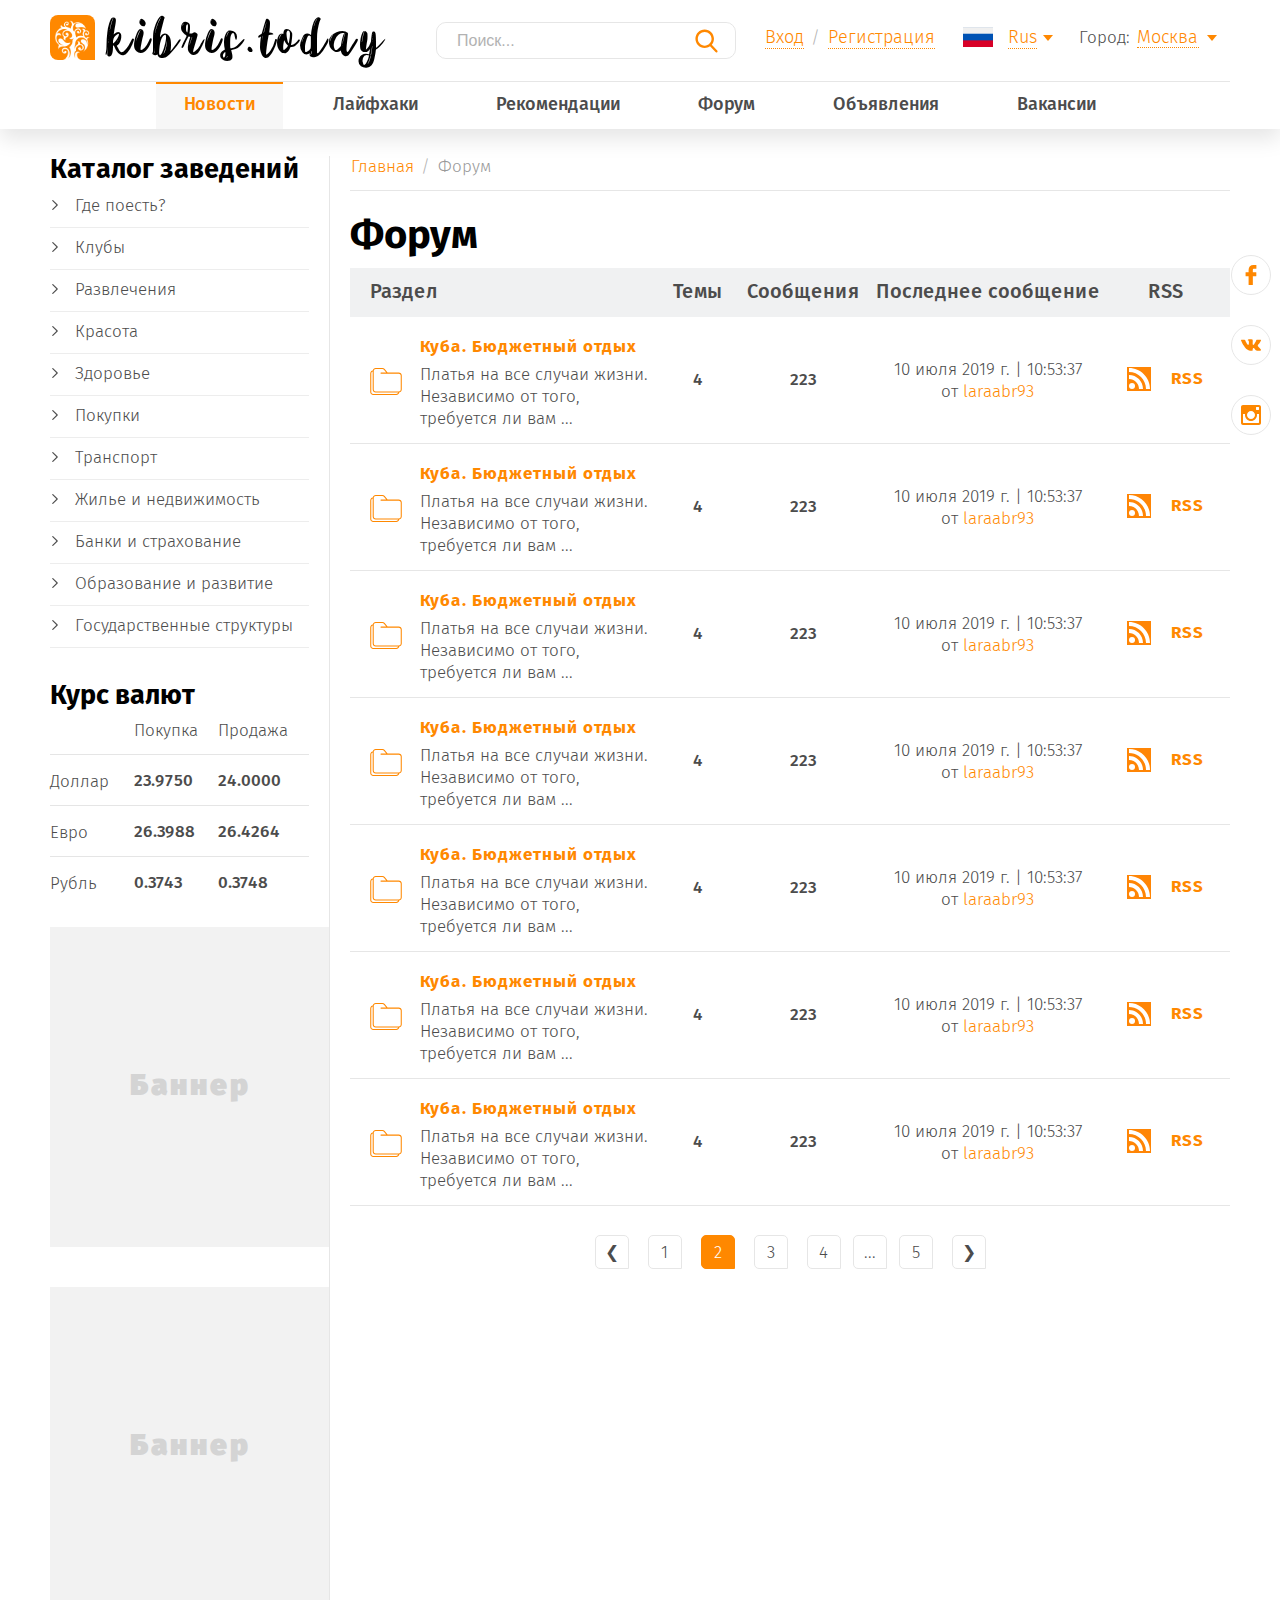
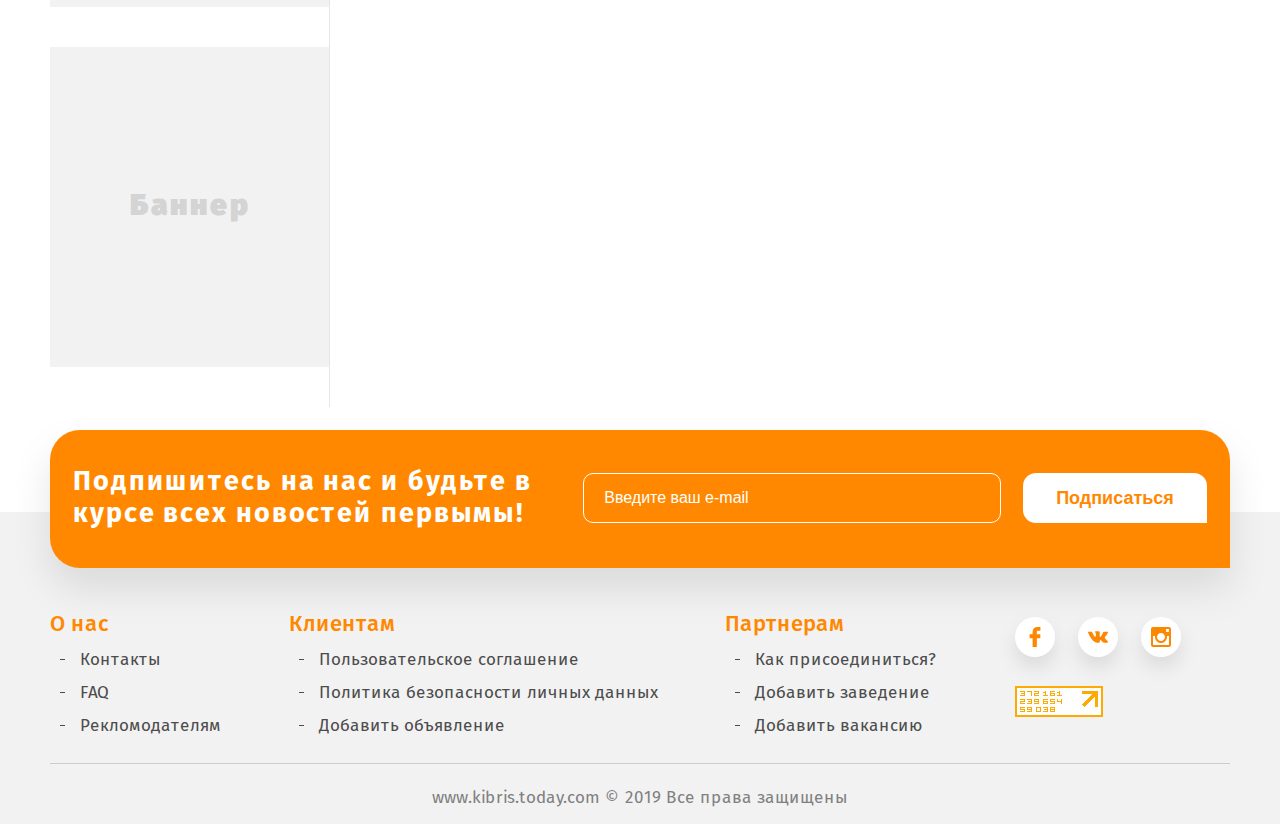
<file: forum_v_1.html>
<!DOCTYPE html>

<html lang="ru">

<head>
	<meta charset="utf-8">
	<meta http-equiv="X-UA-Compatible" content="IE=edge" >
	<meta name="viewport" content="width=device-width, initial-scale=1.0">
	<meta name="description" content="">
	<link rel="stylesheet" type="text/css" href="style.css">
	<link rel="icon" type="image/png" href="favicon/favicon.ico" sizes="16x16">
	<title>Kibris today</title>
</head>

<body>

	<div class="wrapper">

	<!-- Header -->
		
	<header>
		<div class="header_site">
			<div class="row header_top_row">
				<div class="left_col">
					<a href="#" class="logo">
						<div class="img_box">
							<img src="img/logo.png" alt="" />
						</div>
						<div class="logo_text">
							<div>kibris.today</div>
						</div>
					</a>
				</div>
				<div class="right_col" id="menuElemsWrapp">
					<div class="inline_blocks" id="menuElems">
						<div id="searchWrap">
							<div class="search_box">
								<form>
									<input type="text" placeholder="Поиск..." />
									<input type="submit" name="#" class="search_btn" value="" />
								</form>
							</div>
						</div>
						<div>
							<ul class="orange_links_list">
								<li><a href="#" data-toggle="modal" data-target="#enterModal">Вход</a></li>
								<li><a href="#" data-toggle="modal" data-target="#regModal">Регистрация</a></li>
							</ul>
						</div>
						<div>
							<div class="select_lang_wrapp">
								<div class="dropdown_select">
									<div class="active_val">
										<div class="lang_templ">
											<div class="col_1">
												<img src="img/rus.svg" alt="RUS" />
											</div>
											<div class="col_2">
												<div class="lang">Rus</div>
											</div>
										</div>
									</div>
									<div class="dropdown_box">
										<ul class="vals_list">
											<li>
												<div class="lang_templ">
													<div class="col_1">
														<img src="img/rus.svg" alt="RUS" />
													</div>
													<div class="col_2">
														<div class="lang">Rus</div>
													</div>
												</div>
											</li>
											<li>
												<div class="lang_templ">
													<div class="col_1">
														<img src="img/rus.svg" alt="ENG" />
													</div>
													<div class="col_2">
														<div class="lang">En</div>
													</div>
												</div>
											</li>
										</ul>
									</div>
								</div>
							</div>
						</div>
						<div>
							<div class="city_templ">
								<div class="col_1">
									<p>Город:</p>
								</div>
								<div class="col_2">
									<div class="city_select dropdown_select">
										<div class="active_val">
											<p>Москва</p>
										</div>
										<div class="dropdown_box">
											<ul class="vals_list">
												<li><p>Москва</p></li>
												<li><p>Санкт-Петербург</p></li>
												<li><p>Кастрома</p></li>
												<li><p>Калининград</p></li>
											</ul>
										</div>
									</div>
								</div>
							</div>
						</div>
					</div>
					<button type="button" class="respmenubtn">
						<span></span>
						<span></span>
						<span></span>
					</button>
				</div>
			</div>
			<div class="main_nav_wrapp">
				<div class="row">
					<ul class="main_nav">
						<li><a href="#" class="active">Новости</a></li>
						<li><a href="#">Лайфхаки</a></li>
						<li><a href="#">Рекомендации</a></li>
						<li><a href="#">Форум</a></li>
						<li><a href="#">Объявления</a></li>
						<li><a href="#">Вакансии</a></li>
					</ul>
				</div>
			</div>
			<div class="resp_menu_wrapp">
				<div class="resp_search"></div>
				<div class="main_nav_resp"></div>
			</div>
		</div>
	</header>

	<!-- /Header -->

	<!-- Content -->
	<div class="content">

		<ul class="soc_list soc_list_fixed">
			<li>
				<a href="#">
					<i class="orange_facebook link"></i>
					<i class="white_facebook hover"></i>
				</a>
			</li>
			<li>
				<a href="#">
					<i class="orange_vk link"></i>
					<i class="white_vk hover"></i>
				</a>
			</li>
			<li>
				<a href="#">
					<i class="orange_inatagram link"></i>
					<i class="white_inatagram hover"></i>
				</a>
			</li>
		</ul>

		<!-- Section 1 - Forum V1 Page -->

		<section class="sect_1_resp">
			<div class="row">
				<div class="two_cols_templ two_cols_templ_2">
					<div class="right_col">
						<div class="catalog_resp_wrapp">
							<div class="catalog_resp_btn">
								<p>Каталог заведений <i class="right_arrow"></i></p>
							</div>
							<div class="catalog_resp"></div>
						</div>
						<div class="breadcrumbs_wrapp bottom_line">
							<ul class="breadcrumbs">
								<li><a href="#">Главная</a></li>
								<li><a href="#">Форум</a></li>
							</ul>
						</div>
						<div class="forum_table_wrapp">
							<h1>Форум</h1>							
							<div class="forum_table">
								<div class="table_row table_header">
									<div class="cell">
										<h3>Раздел</h3>
									</div>
									<div class="cell">
										<h3>Темы</h3>
									</div>
									<div class="cell">
										<h3>Сообщения</h3>
									</div>
									<div class="cell">
										<h3>Последнее сообщение</h3>
									</div>
									<div class="cell">
										<h3>RSS</h3>
									</div>
								</div>
								<div class="table_row">
									<div class="cell">
										<div class="descript_wrapp">
											<div>
												<i class="folder"></i>
											</div>
											<div>
												<a href="#" class="orange_bold_link">Куба. Бюджетный отдых</a>
												<p>Платья на все случаи жизни. Независимо от того, требуется ли вам ...</p>
											</div>
										</div>
									</div>
									<div class="cell">
										<div class="resp_h">
											<h5>Темы:</h5>
										</div>
										<div>
											<p class="num">4</p>
										</div>
									</div>
									<div class="cell">
										<div class="resp_h">
											<h5>Сообщения:</h5>
										</div>
										<div>
											<p class="num">223</p>
										</div>
									</div>
									<div class="cell">
										<div class="resp_h">
											<h5>Последнее<br /> сообщение:</h5>
										</div>
										<div>
											<p>10 июля 2019 г.  |  10:53:37 <br /> от <a href="#" class="orange_link">laraabr93</a></p>
										</div>
									</div>
									<div class="cell">
										<div class="resp_h">
											<h5>RSS:</h5>
										</div>
										<div>
											<div class="rss_wrapp">
												<div><i class="rss"></i></div>
												<div>
													<a href="#" class="orange_bold_link">RSS</a>
												</div>
											</div>
										</div>
									</div>
								</div>
								<div class="table_row">
									<div class="cell">
										<div class="descript_wrapp">
											<div>
												<i class="folder"></i>
											</div>
											<div>
												<a href="#" class="orange_bold_link">Куба. Бюджетный отдых</a>
												<p>Платья на все случаи жизни. Независимо от того, требуется ли вам ...</p>
											</div>
										</div>
									</div>
									<div class="cell">
										<div class="resp_h">
											<h5>Темы:</h5>
										</div>
										<div>
											<p class="num">4</p>
										</div>
									</div>
									<div class="cell">
										<div class="resp_h">
											<h5>Сообщения:</h5>
										</div>
										<div>
											<p class="num">223</p>
										</div>
									</div>
									<div class="cell">
										<div class="resp_h">
											<h5>Последнее<br /> сообщение:</h5>
										</div>
										<div>
											<p>10 июля 2019 г.  |  10:53:37 <br /> от <a href="#" class="orange_link">laraabr93</a></p>
										</div>
									</div>
									<div class="cell">
										<div class="resp_h">
											<h5>RSS:</h5>
										</div>
										<div>
											<div class="rss_wrapp">
												<div><i class="rss"></i></div>
												<div>
													<a href="#" class="orange_bold_link">RSS</a>
												</div>
											</div>
										</div>
									</div>
								</div>
								<div class="table_row">
									<div class="cell">
										<div class="descript_wrapp">
											<div>
												<i class="folder"></i>
											</div>
											<div>
												<a href="#" class="orange_bold_link">Куба. Бюджетный отдых</a>
												<p>Платья на все случаи жизни. Независимо от того, требуется ли вам ...</p>
											</div>
										</div>
									</div>
									<div class="cell">
										<div class="resp_h">
											<h5>Темы:</h5>
										</div>
										<div>
											<p class="num">4</p>
										</div>
									</div>
									<div class="cell">
										<div class="resp_h">
											<h5>Сообщения:</h5>
										</div>
										<div>
											<p class="num">223</p>
										</div>
									</div>
									<div class="cell">
										<div class="resp_h">
											<h5>Последнее<br /> сообщение:</h5>
										</div>
										<div>
											<p>10 июля 2019 г.  |  10:53:37 <br /> от <a href="#" class="orange_link">laraabr93</a></p>
										</div>
									</div>
									<div class="cell">
										<div class="resp_h">
											<h5>RSS:</h5>
										</div>
										<div>
											<div class="rss_wrapp">
												<div><i class="rss"></i></div>
												<div>
													<a href="#" class="orange_bold_link">RSS</a>
												</div>
											</div>
										</div>
									</div>
								</div>
								<div class="table_row">
									<div class="cell">
										<div class="descript_wrapp">
											<div>
												<i class="folder"></i>
											</div>
											<div>
												<a href="#" class="orange_bold_link">Куба. Бюджетный отдых</a>
												<p>Платья на все случаи жизни. Независимо от того, требуется ли вам ...</p>
											</div>
										</div>
									</div>
									<div class="cell">
										<div class="resp_h">
											<h5>Темы:</h5>
										</div>
										<div>
											<p class="num">4</p>
										</div>
									</div>
									<div class="cell">
										<div class="resp_h">
											<h5>Сообщения:</h5>
										</div>
										<div>
											<p class="num">223</p>
										</div>
									</div>
									<div class="cell">
										<div class="resp_h">
											<h5>Последнее<br /> сообщение:</h5>
										</div>
										<div>
											<p>10 июля 2019 г.  |  10:53:37 <br /> от <a href="#" class="orange_link">laraabr93</a></p>
										</div>
									</div>
									<div class="cell">
										<div class="resp_h">
											<h5>RSS:</h5>
										</div>
										<div>
											<div class="rss_wrapp">
												<div><i class="rss"></i></div>
												<div>
													<a href="#" class="orange_bold_link">RSS</a>
												</div>
											</div>
										</div>
									</div>
								</div>
								<div class="table_row">
									<div class="cell">
										<div class="descript_wrapp">
											<div>
												<i class="folder"></i>
											</div>
											<div>
												<a href="#" class="orange_bold_link">Куба. Бюджетный отдых</a>
												<p>Платья на все случаи жизни. Независимо от того, требуется ли вам ...</p>
											</div>
										</div>
									</div>
									<div class="cell">
										<div class="resp_h">
											<h5>Темы:</h5>
										</div>
										<div>
											<p class="num">4</p>
										</div>
									</div>
									<div class="cell">
										<div class="resp_h">
											<h5>Сообщения:</h5>
										</div>
										<div>
											<p class="num">223</p>
										</div>
									</div>
									<div class="cell">
										<div class="resp_h">
											<h5>Последнее<br /> сообщение:</h5>
										</div>
										<div>
											<p>10 июля 2019 г.  |  10:53:37 <br /> от <a href="#" class="orange_link">laraabr93</a></p>
										</div>
									</div>
									<div class="cell">
										<div class="resp_h">
											<h5>RSS:</h5>
										</div>
										<div>
											<div class="rss_wrapp">
												<div><i class="rss"></i></div>
												<div>
													<a href="#" class="orange_bold_link">RSS</a>
												</div>
											</div>
										</div>
									</div>
								</div>
								<div class="table_row">
									<div class="cell">
										<div class="descript_wrapp">
											<div>
												<i class="folder"></i>
											</div>
											<div>
												<a href="#" class="orange_bold_link">Куба. Бюджетный отдых</a>
												<p>Платья на все случаи жизни. Независимо от того, требуется ли вам ...</p>
											</div>
										</div>
									</div>
									<div class="cell">
										<div class="resp_h">
											<h5>Темы:</h5>
										</div>
										<div>
											<p class="num">4</p>
										</div>
									</div>
									<div class="cell">
										<div class="resp_h">
											<h5>Сообщения:</h5>
										</div>
										<div>
											<p class="num">223</p>
										</div>
									</div>
									<div class="cell">
										<div class="resp_h">
											<h5>Последнее<br /> сообщение:</h5>
										</div>
										<div>
											<p>10 июля 2019 г.  |  10:53:37 <br /> от <a href="#" class="orange_link">laraabr93</a></p>
										</div>
									</div>
									<div class="cell">
										<div class="resp_h">
											<h5>RSS:</h5>
										</div>
										<div>
											<div class="rss_wrapp">
												<div><i class="rss"></i></div>
												<div>
													<a href="#" class="orange_bold_link">RSS</a>
												</div>
											</div>
										</div>
									</div>
								</div>
								<div class="table_row">
									<div class="cell">
										<div class="descript_wrapp">
											<div>
												<i class="folder"></i>
											</div>
											<div>
												<a href="#" class="orange_bold_link">Куба. Бюджетный отдых</a>
												<p>Платья на все случаи жизни. Независимо от того, требуется ли вам ...</p>
											</div>
										</div>
									</div>
									<div class="cell">
										<div class="resp_h">
											<h5>Темы:</h5>
										</div>
										<div>
											<p class="num">4</p>
										</div>
									</div>
									<div class="cell">
										<div class="resp_h">
											<h5>Сообщения:</h5>
										</div>
										<div>
											<p class="num">223</p>
										</div>
									</div>
									<div class="cell">
										<div class="resp_h">
											<h5>Последнее<br /> сообщение:</h5>
										</div>
										<div>
											<p>10 июля 2019 г.  |  10:53:37 <br /> от <a href="#" class="orange_link">laraabr93</a></p>
										</div>
									</div>
									<div class="cell">
										<div class="resp_h">
											<h5>RSS:</h5>
										</div>
										<div>
											<div class="rss_wrapp">
												<div><i class="rss"></i></div>
												<div>
													<a href="#" class="orange_bold_link">RSS</a>
												</div>
											</div>
										</div>
									</div>
								</div>
							</div>
						</div>

						<div class="pagination_wrapp">
							<ul class="pagination">
								<li><a href="#" class="prev_btm">&#10094;</a></li>
								<li><a href="#">1</a></li>
								<li><a href="#" class="active">2</a></li>
								<li><a href="#">3</a></li>
								<li><a href="#">4</a></li>
								<li class="dots">...</li>
								<li><a href="#">5</a></li>
								<li><a href="#" class="next_btm">&#10095;</a></li>
							</ul>
						</div>
					</div>
					<div class="left_col">
						<h3 class="sidebar_ttile">Каталог заведений</h3>
						<div class="side_menu_wrapp">
							<ul class="side_menu" id="sideMenu">
								<li>
									<a href="#">Где поесть?</a>
									<ul>
										<li><a href="#" class="active">Кафе</a></li>
										<li><a href="#">Бары</a></li>
										<li><a href="#">Рестораны</a></li>
										<li><a href="#">Фастфуд</a></li>
										<li><a href="#">Суши</a></li>
									</ul>
								</li>
								<li>
									<a href="#">Клубы</a>
									<ul>
										<li>
											<a href="#">Спортивные клубы</a>
											<ul>
												<li><a href="#" class="active">Кафе</a></li>
												<li><a href="#">Бары</a></li>
												<li><a href="#">Рестораны</a></li>
												<li><a href="#">Фастфуд</a></li>
												<li><a href="#">Суши</a></li>
											</ul>
										</li>
										<li><a href="#">Night Clubs</a></li>
										<li><a href="#">Дискотеки</a></li>
										<li><a href="#">Казино</a></li>
									</ul>
								</li>
								<li>
									<a href="#">Развлечения</a>
									<ul>
										<li><a href="#">Спортивные клубы</a></li>
										<li><a href="#">Night Clubs</a></li>
										<li><a href="#">Дискотеки</a></li>
										<li><a href="#">Казино</a></li>
									</ul>
								</li>
								<li>
									<a href="#">Красота</a>
									<ul>
										<li><a href="#">Спортивные клубы</a></li>
										<li><a href="#">Night Clubs</a></li>
										<li><a href="#">Дискотеки</a></li>
										<li><a href="#">Казино</a></li>
									</ul>
								</li>
								<li>
									<a href="#">Здоровье</a>
									<ul>
										<li><a href="#">Спортивные клубы</a></li>
										<li><a href="#">Night Clubs</a></li>
										<li><a href="#">Дискотеки</a></li>
										<li><a href="#">Казино</a></li>
									</ul>
								</li>
								<li>
									<a href="#">Покупки</a>
									<ul>
										<li><a href="#">Спортивные клубы</a></li>
										<li><a href="#">Night Clubs</a></li>
										<li><a href="#">Дискотеки</a></li>
										<li><a href="#">Казино</a></li>
									</ul>
								</li>
								<li>
									<a href="#">Транспорт</a>
									<ul>
										<li><a href="#">Спортивные клубы</a></li>
										<li><a href="#">Night Clubs</a></li>
										<li><a href="#">Дискотеки</a></li>
										<li><a href="#">Казино</a></li>
									</ul>
								</li>
								<li>
									<a href="#">Жилье и недвижимость</a>
									<ul>
										<li><a href="#">Спортивные клубы</a></li>
										<li><a href="#">Night Clubs</a></li>
										<li><a href="#">Дискотеки</a></li>
										<li><a href="#">Казино</a></li>
									</ul>
								</li>
								<li>
									<a href="#">Банки и страхование</a>
									<ul>
										<li><a href="#">Спортивные клубы</a></li>
										<li><a href="#">Night Clubs</a></li>
										<li><a href="#">Дискотеки</a></li>
										<li><a href="#">Казино</a></li>
									</ul>
								</li>
								<li>
									<a href="#">Образование и развитие</a>
									<ul>
										<li><a href="#">Спортивные клубы</a></li>
										<li><a href="#">Night Clubs</a></li>
										<li><a href="#">Дискотеки</a></li>
										<li><a href="#">Казино</a></li>
									</ul>
								</li>
								<li>
									<a href="#">Государственные  структуры</a>
									<ul>
										<li><a href="#">Спортивные клубы</a></li>
										<li><a href="#">Night Clubs</a></li>
										<li><a href="#">Дискотеки</a></li>
										<li><a href="#">Казино</a></li>
									</ul>
								</li>
							</ul>
						</div>
						<div class="course_table_wrapp">
							<h3>Курс валют</h3>
							<div class="course_table">
								<div class="table_row">
									<div class="cell">
										
									</div>
									<div class="cell">
										<h5>Покупка</h5>
									</div>
									<div class="cell">
										<h5>Продажа</h5>
									</div>
								</div>
								<div class="table_row">
									<div class="cell">
										<h5>Доллар</h5>
									</div>
									<div class="cell">
										<p>23.9750</p>
									</div>
									<div class="cell">
										<p>24.0000</p>
									</div>
								</div>
								<div class="table_row">
									<div class="cell">
										<h5>Евро</h5>
									</div>
									<div class="cell">
										<p>26.3988</p>
									</div>
									<div class="cell">
										<p>26.4264</p>
									</div>
								</div>
								<div class="table_row">
									<div class="cell">
										<h5>Рубль</h5>
									</div>
									<div class="cell">
										<p>0.3743</p>
									</div>
									<div class="cell">
										<p>0.3748</p>
									</div>
								</div>
							</div>
						</div>
						<div class="banner_wrapp">
							<div class="banner" style="height: 320px;">
								<p>Баннер</p>
							</div>
							<div class="banner" style="height: 320px;">
								<p>Баннер</p>
							</div>
							<div class="banner" style="height: 320px;">
								<p>Баннер</p>
							</div>
						</div>
					</div>					
				</div>
			</div>
		</section>

		<!-- /Section 1 - Forum V1 Page -->

	</div>
	<!-- /Content -->

	<!-- Footer -->

		<footer>
			<div class="row">
				<div class="callback_form_sect">
					<div class="callback_form_wrapp">
						<div class="left_col">
							<h3>Подпишитесь на нас и будьте в курсе всех новостей первымы!</h3>
						</div>
						<div class="right_col">
							<div class="callback_form">
								<div class="col">
									<div class="input_wrapp_orange">
										<input type="email" placeholder="Введите ваш e-mail" />
									</div>
								</div>
								<div class="col">
									<div class="submit_wrapp">
										<input class="white_pill" type="submit" value="Подписаться" />
									</div>
								</div>
							</div>
						</div>
					</div>
				</div>
			</div>
			<div class="footer_section">
				<div class="footer row">
					<div class="footer_content">
						<div class="col">
							<div class="seo_texts_wrapp">
								<div class="seo_text">
									<h3>О нас</h3>
									<ul>
										<li><a href="#">Контакты</a></li>
										<li><a href="#">FAQ</a></li>
										<li><a href="#">Рекломодателям</a></li>
									</ul>
								</div>
								<div class="seo_text">
									<h3>Клиентам</h3>
									<ul>
										<li><a href="#">Пользовательское соглашение</a></li>
										<li><a href="#">Политика безопасности личных данных</a></li>
										<li><a href="#">Добавить объявление</a></li>
									</ul>
								</div>
								<div class="seo_text">
									<h3>Партнерам</h3>
									<ul>
										<li><a href="#">Как присоединиться?</a></li>
										<li><a href="#">Добавить заведение</a></li>
										<li><a href="#">Добавить вакансию</a></li>
									</ul>
								</div>
							</div>
						</div>
						<div class="col">
							<ul class="soc_list">
								<li>
									<a href="#">
										<i class="orange_facebook link"></i>
										<i class="white_facebook hover"></i>
									</a>
								</li>
								<li>
									<a href="#">
										<i class="orange_vk link"></i>
										<i class="white_vk hover"></i>
									</a>
								</li>
								<li>
									<a href="#">
										<i class="orange_inatagram link"></i>
										<i class="white_inatagram hover"></i>
									</a>
								</li>
							</ul>
							<div class="metric_wrapp">
								<img src="img/metric.jpg" alt="" style="display: block; width: auto; max-width: 100%;"/>
							</div>
						</div>
					</div>
					<div class="footer_bottom">
						<p><a href="#" class="grey_link">www.kibris.today.com</a> © 2019 Все права защищены </p>
					</div>
				</div>
			</div>
		</footer>

	<!-- /Footer -->

	</div>

	<!-- Modal -->

	<div class="modal fade" id="enterModal" tabindex="-1" role="dialog" aria-labelledby="enterModal" aria-hidden="true">
	  <div class="modal-dialog" role="document">
	    <div class="modal-content">
	        <div class="modal_white">
				<button type="button" data-dismiss="modal" aria-label="Close" class="close_btn"></button>
				<h3>Вход</h3>
				<div class="modal_form">
					<div class="input_wrapp">
						<input type="text" name="#" placeholder="Логин">
					</div>
					<div class="input_wrapp">
						<input type="password" name="#" placeholder="Пароль">
					</div>
					<div class="submit_wrapp">
						<input type="submit" class="orange_pill" value="Войти" />
					</div>
				</div>
				<div class="modal_footer">
					<p><a href="#" class="orange_link">Забыли пароль</a></p>
					<p><a href="#" class="orange_link">Регистрация</a></p>
				</div>
			</div>
	    </div>
	  </div>
	</div>

	<div class="modal fade" id="regModal" tabindex="-1" role="dialog" aria-labelledby="regModal" aria-hidden="true">
	  <div class="modal-dialog" role="document">
	    <div class="modal-content">
	        <div class="modal_white modal_white_2">
				<button type="button" data-dismiss="modal" aria-label="Close" class="close_btn"></button>
				<h3>Спасибо за заявку!</h3>
				<p>Наши менеджеры свяжутся с вами в ближайшее время </p>
			</div>
	    </div>
	  </div>
	</div>

	<!-- Modal -->


	<link rel="stylesheet" type="text/css" href="responsive.css">
	<link rel="stylesheet" type="text/css" href="slick/slick.css">
	<link rel="stylesheet" type="text/css" href="vendors/css/rateyo.css">
	<script src="vendors/js/jquery.js"></script>
	<script src="slick/slick.js"></script>
	<script src="vendors/js/rateyo.js"></script>
	<script src="vendors/js/bootstrap.min.js"></script>
	<script src="js/scripts.js"></script>

</body>
</html>
</file>
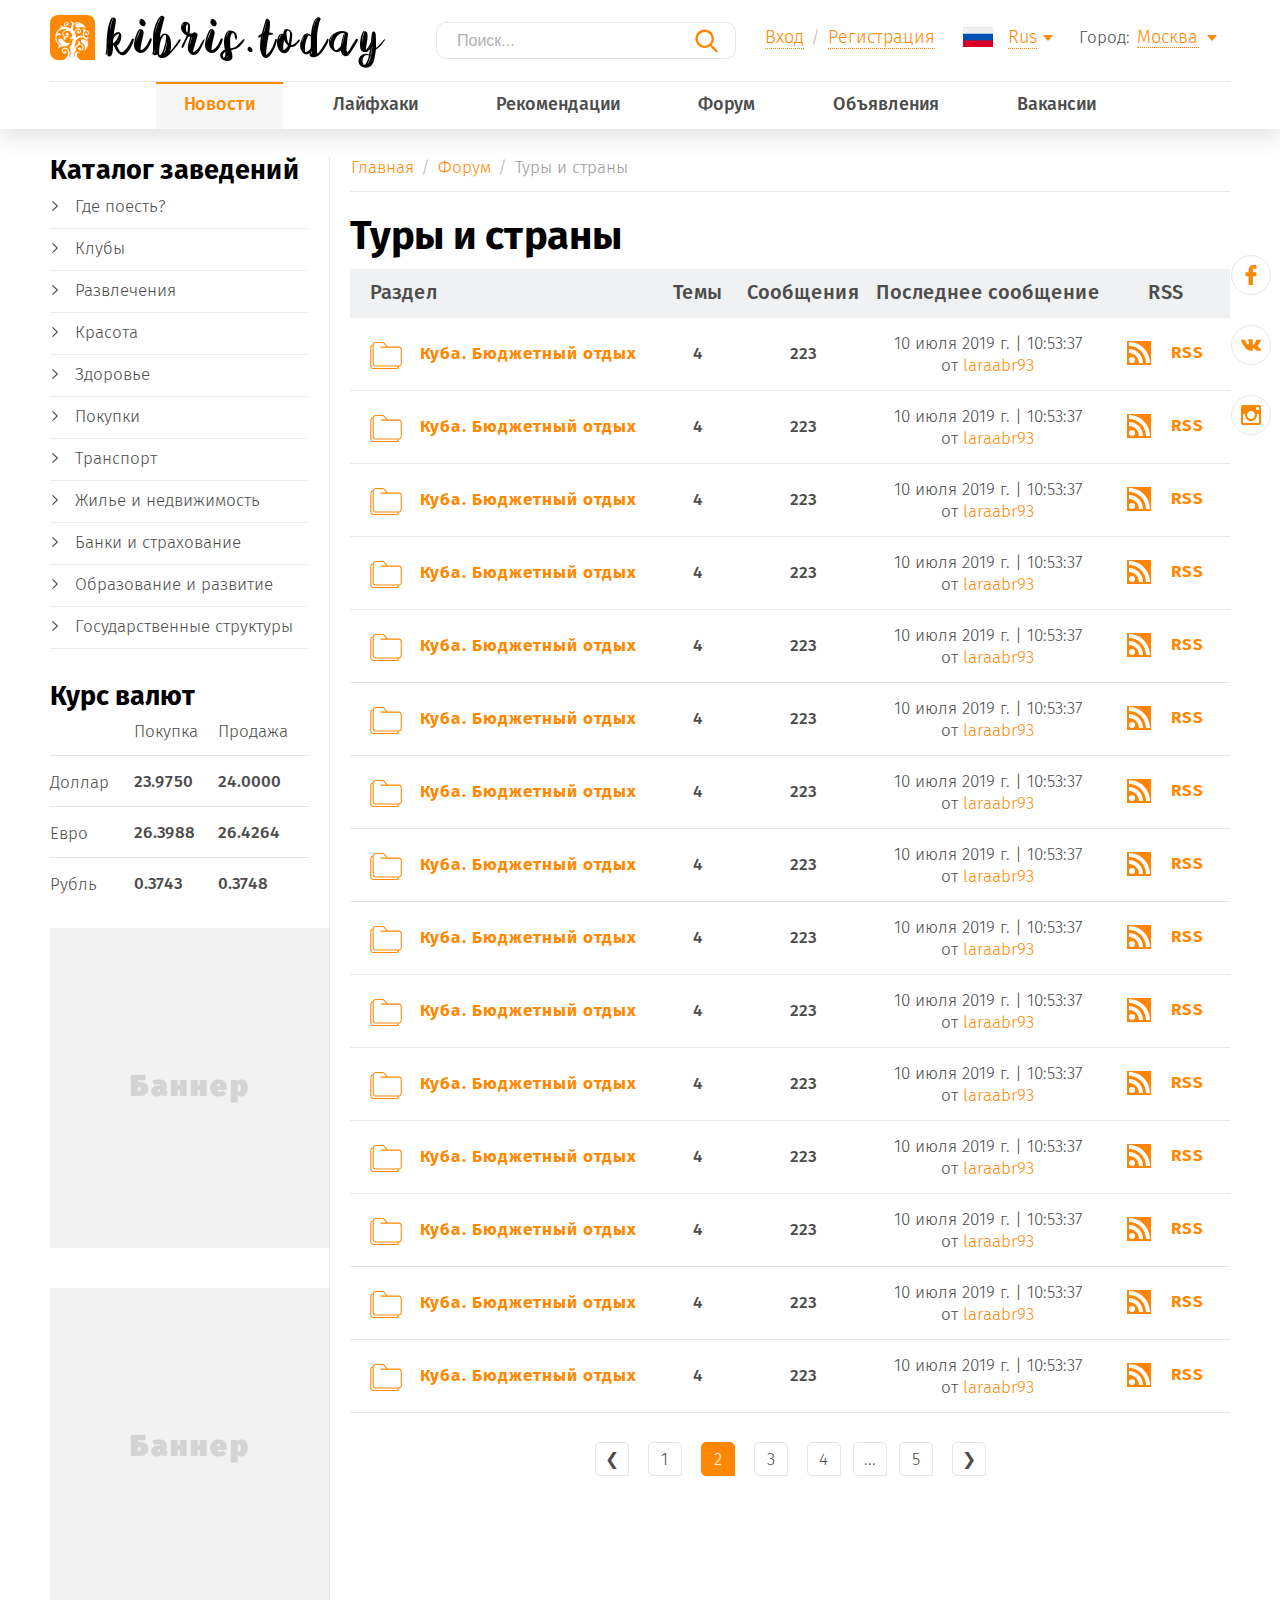
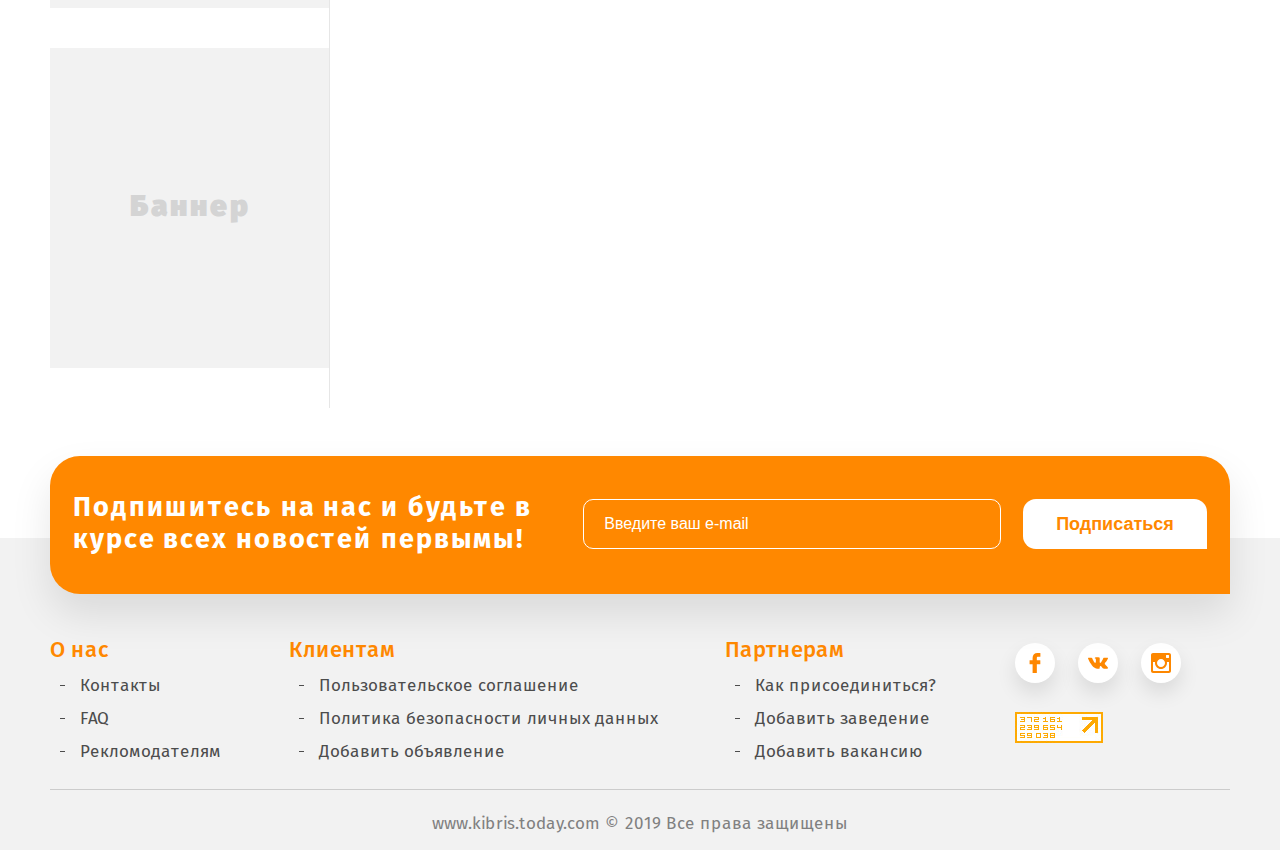
<file: forum_v_2.html>
<!DOCTYPE html>

<html lang="ru">

<head>
	<meta charset="utf-8">
	<meta http-equiv="X-UA-Compatible" content="IE=edge" >
	<meta name="viewport" content="width=device-width, initial-scale=1.0">
	<meta name="description" content="">
	<link rel="stylesheet" type="text/css" href="style.css">
	<link rel="icon" type="image/png" href="favicon/favicon.ico" sizes="16x16">
	<title>Kibris today</title>
</head>

<body>

	<div class="wrapper">

	<!-- Header -->
		
	<header>
		<div class="header_site">
			<div class="row header_top_row">
				<div class="left_col">
					<a href="#" class="logo">
						<div class="img_box">
							<img src="img/logo.png" alt="" />
						</div>
						<div class="logo_text">
							<div>kibris.today</div>
						</div>
					</a>
				</div>
				<div class="right_col" id="menuElemsWrapp">
					<div class="inline_blocks" id="menuElems">
						<div id="searchWrap">
							<div class="search_box">
								<form>
									<input type="text" placeholder="Поиск..." />
									<input type="submit" name="#" class="search_btn" value="" />
								</form>
							</div>
						</div>
						<div>
							<ul class="orange_links_list">
								<li><a href="#" data-toggle="modal" data-target="#enterModal">Вход</a></li>
								<li><a href="#" data-toggle="modal" data-target="#regModal">Регистрация</a></li>
							</ul>
						</div>
						<div>
							<div class="select_lang_wrapp">
								<div class="dropdown_select">
									<div class="active_val">
										<div class="lang_templ">
											<div class="col_1">
												<img src="img/rus.svg" alt="RUS" />
											</div>
											<div class="col_2">
												<div class="lang">Rus</div>
											</div>
										</div>
									</div>
									<div class="dropdown_box">
										<ul class="vals_list">
											<li>
												<div class="lang_templ">
													<div class="col_1">
														<img src="img/rus.svg" alt="RUS" />
													</div>
													<div class="col_2">
														<div class="lang">Rus</div>
													</div>
												</div>
											</li>
											<li>
												<div class="lang_templ">
													<div class="col_1">
														<img src="img/rus.svg" alt="ENG" />
													</div>
													<div class="col_2">
														<div class="lang">En</div>
													</div>
												</div>
											</li>
										</ul>
									</div>
								</div>
							</div>
						</div>
						<div>
							<div class="city_templ">
								<div class="col_1">
									<p>Город:</p>
								</div>
								<div class="col_2">
									<div class="city_select dropdown_select">
										<div class="active_val">
											<p>Москва</p>
										</div>
										<div class="dropdown_box">
											<ul class="vals_list">
												<li><p>Москва</p></li>
												<li><p>Санкт-Петербург</p></li>
												<li><p>Кастрома</p></li>
												<li><p>Калининград</p></li>
											</ul>
										</div>
									</div>
								</div>
							</div>
						</div>
					</div>
					<button type="button" class="respmenubtn">
						<span></span>
						<span></span>
						<span></span>
					</button>
				</div>
			</div>
			<div class="main_nav_wrapp">
				<div class="row">
					<ul class="main_nav">
						<li><a href="#" class="active">Новости</a></li>
						<li><a href="#">Лайфхаки</a></li>
						<li><a href="#">Рекомендации</a></li>
						<li><a href="#">Форум</a></li>
						<li><a href="#">Объявления</a></li>
						<li><a href="#">Вакансии</a></li>
					</ul>
				</div>
			</div>
			<div class="resp_menu_wrapp">
				<div class="resp_search"></div>
				<div class="main_nav_resp"></div>
			</div>
		</div>
	</header>

	<!-- /Header -->

	<!-- Content -->
	<div class="content">

		<ul class="soc_list soc_list_fixed">
			<li>
				<a href="#">
					<i class="orange_facebook link"></i>
					<i class="white_facebook hover"></i>
				</a>
			</li>
			<li>
				<a href="#">
					<i class="orange_vk link"></i>
					<i class="white_vk hover"></i>
				</a>
			</li>
			<li>
				<a href="#">
					<i class="orange_inatagram link"></i>
					<i class="white_inatagram hover"></i>
				</a>
			</li>
		</ul>

		<!-- Section 1 - Forum V1 Page -->

		<section class="sect_1_resp">
			<div class="row">
				<div class="two_cols_templ">					
					<div class="right_col">
						<div class="catalog_resp_wrapp">
							<div class="catalog_resp_btn">
								<p>Каталог заведений <i class="right_arrow"></i></p>
							</div>
							<div class="catalog_resp"></div>
						</div>						
						<div class="breadcrumbs_wrapp bottom_line">
							<ul class="breadcrumbs">
								<li><a href="#">Главная</a></li>
								<li><a href="#">Форум</a></li>
								<li><a href="#">Туры и страны</a></li>
							</ul>
						</div>
						<div class="forum_table_wrapp">
							<h1>Туры и страны</h1>							
							<div class="forum_table">
								<div class="table_row table_header">
									<div class="cell">
										<h3>Раздел</h3>
									</div>
									<div class="cell">
										<h3>Темы</h3>
									</div>
									<div class="cell">
										<h3>Сообщения</h3>
									</div>
									<div class="cell">
										<h3>Последнее сообщение</h3>
									</div>
									<div class="cell">
										<h3>RSS</h3>
									</div>
								</div>
								<div class="table_row">
									<div class="cell">
										<div class="descript_wrapp">
											<div>
												<i class="folder"></i>
											</div>
											<div>
												<a href="#" class="orange_bold_link">Куба. Бюджетный отдых</a>
											</div>
										</div>
									</div>
									<div class="cell">
										<div class="resp_h">
											<h5>Темы:</h5>
										</div>
										<div>
											<p class="num">4</p>
										</div>
									</div>
									<div class="cell">
										<div class="resp_h">
											<h5>Сообщения:</h5>
										</div>
										<div>
											<p class="num">223</p>
										</div>
									</div>
									<div class="cell">
										<div class="resp_h">
											<h5>Последнее<br /> сообщение:</h5>
										</div>
										<div>
											<p>10 июля 2019 г.  |  10:53:37 <br /> от <a href="#" class="orange_link">laraabr93</a></p>
										</div>
									</div>
									<div class="cell">
										<div class="resp_h">
											<h5>RSS:</h5>
										</div>
										<div>
											<div class="rss_wrapp">
												<div><i class="rss"></i></div>
												<div>
													<a href="#" class="orange_bold_link">RSS</a>
												</div>
											</div>
										</div>
									</div>
								</div>
								<div class="table_row">
									<div class="cell">
										<div class="descript_wrapp">
											<div>
												<i class="folder"></i>
											</div>
											<div>
												<a href="#" class="orange_bold_link">Куба. Бюджетный отдых</a>
											</div>
										</div>
									</div>
									<div class="cell">
										<div class="resp_h">
											<h5>Темы:</h5>
										</div>
										<div>
											<p class="num">4</p>
										</div>
									</div>
									<div class="cell">
										<div class="resp_h">
											<h5>Сообщения:</h5>
										</div>
										<div>
											<p class="num">223</p>
										</div>
									</div>
									<div class="cell">
										<div class="resp_h">
											<h5>Последнее<br /> сообщение:</h5>
										</div>
										<div>
											<p>10 июля 2019 г.  |  10:53:37 <br /> от <a href="#" class="orange_link">laraabr93</a></p>
										</div>
									</div>
									<div class="cell">
										<div class="resp_h">
											<h5>RSS:</h5>
										</div>
										<div>
											<div class="rss_wrapp">
												<div><i class="rss"></i></div>
												<div>
													<a href="#" class="orange_bold_link">RSS</a>
												</div>
											</div>
										</div>
									</div>
								</div>
								<div class="table_row">
									<div class="cell">
										<div class="descript_wrapp">
											<div>
												<i class="folder"></i>
											</div>
											<div>
												<a href="#" class="orange_bold_link">Куба. Бюджетный отдых</a>
											</div>
										</div>
									</div>
									<div class="cell">
										<div class="resp_h">
											<h5>Темы:</h5>
										</div>
										<div>
											<p class="num">4</p>
										</div>
									</div>
									<div class="cell">
										<div class="resp_h">
											<h5>Сообщения:</h5>
										</div>
										<div>
											<p class="num">223</p>
										</div>
									</div>
									<div class="cell">
										<div class="resp_h">
											<h5>Последнее<br /> сообщение:</h5>
										</div>
										<div>
											<p>10 июля 2019 г.  |  10:53:37 <br /> от <a href="#" class="orange_link">laraabr93</a></p>
										</div>
									</div>
									<div class="cell">
										<div class="resp_h">
											<h5>RSS:</h5>
										</div>
										<div>
											<div class="rss_wrapp">
												<div><i class="rss"></i></div>
												<div>
													<a href="#" class="orange_bold_link">RSS</a>
												</div>
											</div>
										</div>
									</div>
								</div>
								<div class="table_row">
									<div class="cell">
										<div class="descript_wrapp">
											<div>
												<i class="folder"></i>
											</div>
											<div>
												<a href="#" class="orange_bold_link">Куба. Бюджетный отдых</a>
											</div>
										</div>
									</div>
									<div class="cell">
										<div class="resp_h">
											<h5>Темы:</h5>
										</div>
										<div>
											<p class="num">4</p>
										</div>
									</div>
									<div class="cell">
										<div class="resp_h">
											<h5>Сообщения:</h5>
										</div>
										<div>
											<p class="num">223</p>
										</div>
									</div>
									<div class="cell">
										<div class="resp_h">
											<h5>Последнее<br /> сообщение:</h5>
										</div>
										<div>
											<p>10 июля 2019 г.  |  10:53:37 <br /> от <a href="#" class="orange_link">laraabr93</a></p>
										</div>
									</div>
									<div class="cell">
										<div class="resp_h">
											<h5>RSS:</h5>
										</div>
										<div>
											<div class="rss_wrapp">
												<div><i class="rss"></i></div>
												<div>
													<a href="#" class="orange_bold_link">RSS</a>
												</div>
											</div>
										</div>
									</div>
								</div>
								<div class="table_row">
									<div class="cell">
										<div class="descript_wrapp">
											<div>
												<i class="folder"></i>
											</div>
											<div>
												<a href="#" class="orange_bold_link">Куба. Бюджетный отдых</a>
											</div>
										</div>
									</div>
									<div class="cell">
										<div class="resp_h">
											<h5>Темы:</h5>
										</div>
										<div>
											<p class="num">4</p>
										</div>
									</div>
									<div class="cell">
										<div class="resp_h">
											<h5>Сообщения:</h5>
										</div>
										<div>
											<p class="num">223</p>
										</div>
									</div>
									<div class="cell">
										<div class="resp_h">
											<h5>Последнее<br /> сообщение:</h5>
										</div>
										<div>
											<p>10 июля 2019 г.  |  10:53:37 <br /> от <a href="#" class="orange_link">laraabr93</a></p>
										</div>
									</div>
									<div class="cell">
										<div class="resp_h">
											<h5>RSS:</h5>
										</div>
										<div>
											<div class="rss_wrapp">
												<div><i class="rss"></i></div>
												<div>
													<a href="#" class="orange_bold_link">RSS</a>
												</div>
											</div>
										</div>
									</div>
								</div>
								<div class="table_row">
									<div class="cell">
										<div class="descript_wrapp">
											<div>
												<i class="folder"></i>
											</div>
											<div>
												<a href="#" class="orange_bold_link">Куба. Бюджетный отдых</a>
											</div>
										</div>
									</div>
									<div class="cell">
										<div class="resp_h">
											<h5>Темы:</h5>
										</div>
										<div>
											<p class="num">4</p>
										</div>
									</div>
									<div class="cell">
										<div class="resp_h">
											<h5>Сообщения:</h5>
										</div>
										<div>
											<p class="num">223</p>
										</div>
									</div>
									<div class="cell">
										<div class="resp_h">
											<h5>Последнее<br /> сообщение:</h5>
										</div>
										<div>
											<p>10 июля 2019 г.  |  10:53:37 <br /> от <a href="#" class="orange_link">laraabr93</a></p>
										</div>
									</div>
									<div class="cell">
										<div class="resp_h">
											<h5>RSS:</h5>
										</div>
										<div>
											<div class="rss_wrapp">
												<div><i class="rss"></i></div>
												<div>
													<a href="#" class="orange_bold_link">RSS</a>
												</div>
											</div>
										</div>
									</div>
								</div>
								<div class="table_row">
									<div class="cell">
										<div class="descript_wrapp">
											<div>
												<i class="folder"></i>
											</div>
											<div>
												<a href="#" class="orange_bold_link">Куба. Бюджетный отдых</a>
											</div>
										</div>
									</div>
									<div class="cell">
										<div class="resp_h">
											<h5>Темы:</h5>
										</div>
										<div>
											<p class="num">4</p>
										</div>
									</div>
									<div class="cell">
										<div class="resp_h">
											<h5>Сообщения:</h5>
										</div>
										<div>
											<p class="num">223</p>
										</div>
									</div>
									<div class="cell">
										<div class="resp_h">
											<h5>Последнее<br /> сообщение:</h5>
										</div>
										<div>
											<p>10 июля 2019 г.  |  10:53:37 <br /> от <a href="#" class="orange_link">laraabr93</a></p>
										</div>
									</div>
									<div class="cell">
										<div class="resp_h">
											<h5>RSS:</h5>
										</div>
										<div>
											<div class="rss_wrapp">
												<div><i class="rss"></i></div>
												<div>
													<a href="#" class="orange_bold_link">RSS</a>
												</div>
											</div>
										</div>
									</div>
								</div>
								<div class="table_row">
									<div class="cell">
										<div class="descript_wrapp">
											<div>
												<i class="folder"></i>
											</div>
											<div>
												<a href="#" class="orange_bold_link">Куба. Бюджетный отдых</a>
											</div>
										</div>
									</div>
									<div class="cell">
										<div class="resp_h">
											<h5>Темы:</h5>
										</div>
										<div>
											<p class="num">4</p>
										</div>
									</div>
									<div class="cell">
										<div class="resp_h">
											<h5>Сообщения:</h5>
										</div>
										<div>
											<p class="num">223</p>
										</div>
									</div>
									<div class="cell">
										<div class="resp_h">
											<h5>Последнее<br /> сообщение:</h5>
										</div>
										<div>
											<p>10 июля 2019 г.  |  10:53:37 <br /> от <a href="#" class="orange_link">laraabr93</a></p>
										</div>
									</div>
									<div class="cell">
										<div class="resp_h">
											<h5>RSS:</h5>
										</div>
										<div>
											<div class="rss_wrapp">
												<div><i class="rss"></i></div>
												<div>
													<a href="#" class="orange_bold_link">RSS</a>
												</div>
											</div>
										</div>
									</div>
								</div>
								<div class="table_row">
									<div class="cell">
										<div class="descript_wrapp">
											<div>
												<i class="folder"></i>
											</div>
											<div>
												<a href="#" class="orange_bold_link">Куба. Бюджетный отдых</a>
											</div>
										</div>
									</div>
									<div class="cell">
										<div class="resp_h">
											<h5>Темы:</h5>
										</div>
										<div>
											<p class="num">4</p>
										</div>
									</div>
									<div class="cell">
										<div class="resp_h">
											<h5>Сообщения:</h5>
										</div>
										<div>
											<p class="num">223</p>
										</div>
									</div>
									<div class="cell">
										<div class="resp_h">
											<h5>Последнее<br /> сообщение:</h5>
										</div>
										<div>
											<p>10 июля 2019 г.  |  10:53:37 <br /> от <a href="#" class="orange_link">laraabr93</a></p>
										</div>
									</div>
									<div class="cell">
										<div class="resp_h">
											<h5>RSS:</h5>
										</div>
										<div>
											<div class="rss_wrapp">
												<div><i class="rss"></i></div>
												<div>
													<a href="#" class="orange_bold_link">RSS</a>
												</div>
											</div>
										</div>
									</div>
								</div>
								<div class="table_row">
									<div class="cell">
										<div class="descript_wrapp">
											<div>
												<i class="folder"></i>
											</div>
											<div>
												<a href="#" class="orange_bold_link">Куба. Бюджетный отдых</a>
											</div>
										</div>
									</div>
									<div class="cell">
										<div class="resp_h">
											<h5>Темы:</h5>
										</div>
										<div>
											<p class="num">4</p>
										</div>
									</div>
									<div class="cell">
										<div class="resp_h">
											<h5>Сообщения:</h5>
										</div>
										<div>
											<p class="num">223</p>
										</div>
									</div>
									<div class="cell">
										<div class="resp_h">
											<h5>Последнее<br /> сообщение:</h5>
										</div>
										<div>
											<p>10 июля 2019 г.  |  10:53:37 <br /> от <a href="#" class="orange_link">laraabr93</a></p>
										</div>
									</div>
									<div class="cell">
										<div class="resp_h">
											<h5>RSS:</h5>
										</div>
										<div>
											<div class="rss_wrapp">
												<div><i class="rss"></i></div>
												<div>
													<a href="#" class="orange_bold_link">RSS</a>
												</div>
											</div>
										</div>
									</div>
								</div>
								<div class="table_row">
									<div class="cell">
										<div class="descript_wrapp">
											<div>
												<i class="folder"></i>
											</div>
											<div>
												<a href="#" class="orange_bold_link">Куба. Бюджетный отдых</a>
											</div>
										</div>
									</div>
									<div class="cell">
										<div class="resp_h">
											<h5>Темы:</h5>
										</div>
										<div>
											<p class="num">4</p>
										</div>
									</div>
									<div class="cell">
										<div class="resp_h">
											<h5>Сообщения:</h5>
										</div>
										<div>
											<p class="num">223</p>
										</div>
									</div>
									<div class="cell">
										<div class="resp_h">
											<h5>Последнее<br /> сообщение:</h5>
										</div>
										<div>
											<p>10 июля 2019 г.  |  10:53:37 <br /> от <a href="#" class="orange_link">laraabr93</a></p>
										</div>
									</div>
									<div class="cell">
										<div class="resp_h">
											<h5>RSS:</h5>
										</div>
										<div>
											<div class="rss_wrapp">
												<div><i class="rss"></i></div>
												<div>
													<a href="#" class="orange_bold_link">RSS</a>
												</div>
											</div>
										</div>
									</div>
								</div>
								<div class="table_row">
									<div class="cell">
										<div class="descript_wrapp">
											<div>
												<i class="folder"></i>
											</div>
											<div>
												<a href="#" class="orange_bold_link">Куба. Бюджетный отдых</a>
											</div>
										</div>
									</div>
									<div class="cell">
										<div class="resp_h">
											<h5>Темы:</h5>
										</div>
										<div>
											<p class="num">4</p>
										</div>
									</div>
									<div class="cell">
										<div class="resp_h">
											<h5>Сообщения:</h5>
										</div>
										<div>
											<p class="num">223</p>
										</div>
									</div>
									<div class="cell">
										<div class="resp_h">
											<h5>Последнее<br /> сообщение:</h5>
										</div>
										<div>
											<p>10 июля 2019 г.  |  10:53:37 <br /> от <a href="#" class="orange_link">laraabr93</a></p>
										</div>
									</div>
									<div class="cell">
										<div class="resp_h">
											<h5>RSS:</h5>
										</div>
										<div>
											<div class="rss_wrapp">
												<div><i class="rss"></i></div>
												<div>
													<a href="#" class="orange_bold_link">RSS</a>
												</div>
											</div>
										</div>
									</div>
								</div>
								<div class="table_row">
									<div class="cell">
										<div class="descript_wrapp">
											<div>
												<i class="folder"></i>
											</div>
											<div>
												<a href="#" class="orange_bold_link">Куба. Бюджетный отдых</a>
											</div>
										</div>
									</div>
									<div class="cell">
										<div class="resp_h">
											<h5>Темы:</h5>
										</div>
										<div>
											<p class="num">4</p>
										</div>
									</div>
									<div class="cell">
										<div class="resp_h">
											<h5>Сообщения:</h5>
										</div>
										<div>
											<p class="num">223</p>
										</div>
									</div>
									<div class="cell">
										<div class="resp_h">
											<h5>Последнее<br /> сообщение:</h5>
										</div>
										<div>
											<p>10 июля 2019 г.  |  10:53:37 <br /> от <a href="#" class="orange_link">laraabr93</a></p>
										</div>
									</div>
									<div class="cell">
										<div class="resp_h">
											<h5>RSS:</h5>
										</div>
										<div>
											<div class="rss_wrapp">
												<div><i class="rss"></i></div>
												<div>
													<a href="#" class="orange_bold_link">RSS</a>
												</div>
											</div>
										</div>
									</div>
								</div>
								<div class="table_row">
									<div class="cell">
										<div class="descript_wrapp">
											<div>
												<i class="folder"></i>
											</div>
											<div>
												<a href="#" class="orange_bold_link">Куба. Бюджетный отдых</a>
											</div>
										</div>
									</div>
									<div class="cell">
										<div class="resp_h">
											<h5>Темы:</h5>
										</div>
										<div>
											<p class="num">4</p>
										</div>
									</div>
									<div class="cell">
										<div class="resp_h">
											<h5>Сообщения:</h5>
										</div>
										<div>
											<p class="num">223</p>
										</div>
									</div>
									<div class="cell">
										<div class="resp_h">
											<h5>Последнее<br /> сообщение:</h5>
										</div>
										<div>
											<p>10 июля 2019 г.  |  10:53:37 <br /> от <a href="#" class="orange_link">laraabr93</a></p>
										</div>
									</div>
									<div class="cell">
										<div class="resp_h">
											<h5>RSS:</h5>
										</div>
										<div>
											<div class="rss_wrapp">
												<div><i class="rss"></i></div>
												<div>
													<a href="#" class="orange_bold_link">RSS</a>
												</div>
											</div>
										</div>
									</div>
								</div>
								<div class="table_row">
									<div class="cell">
										<div class="descript_wrapp">
											<div>
												<i class="folder"></i>
											</div>
											<div>
												<a href="#" class="orange_bold_link">Куба. Бюджетный отдых</a>
											</div>
										</div>
									</div>
									<div class="cell">
										<div class="resp_h">
											<h5>Темы:</h5>
										</div>
										<div>
											<p class="num">4</p>
										</div>
									</div>
									<div class="cell">
										<div class="resp_h">
											<h5>Сообщения:</h5>
										</div>
										<div>
											<p class="num">223</p>
										</div>
									</div>
									<div class="cell">
										<div class="resp_h">
											<h5>Последнее<br /> сообщение:</h5>
										</div>
										<div>
											<p>10 июля 2019 г.  |  10:53:37 <br /> от <a href="#" class="orange_link">laraabr93</a></p>
										</div>
									</div>
									<div class="cell">
										<div class="resp_h">
											<h5>RSS:</h5>
										</div>
										<div>
											<div class="rss_wrapp">
												<div><i class="rss"></i></div>
												<div>
													<a href="#" class="orange_bold_link">RSS</a>
												</div>
											</div>
										</div>
									</div>
								</div>
							</div>
						</div>

						<div class="pagination_wrapp">
							<ul class="pagination">
								<li><a href="#" class="prev_btm">&#10094;</a></li>
								<li><a href="#">1</a></li>
								<li><a href="#" class="active">2</a></li>
								<li><a href="#">3</a></li>
								<li><a href="#">4</a></li>
								<li class="dots">...</li>
								<li><a href="#">5</a></li>
								<li><a href="#" class="next_btm">&#10095;</a></li>
							</ul>
						</div>
					</div>
					<div class="left_col">
						<h3 class="sidebar_ttile">Каталог заведений</h3>
						<div class="side_menu_wrapp">
							<ul class="side_menu" id="sideMenu">
								<li>
									<a href="#">Где поесть?</a>
									<ul>
										<li><a href="#" class="active">Кафе</a></li>
										<li><a href="#">Бары</a></li>
										<li><a href="#">Рестораны</a></li>
										<li><a href="#">Фастфуд</a></li>
										<li><a href="#">Суши</a></li>
									</ul>
								</li>
								<li>
									<a href="#">Клубы</a>
									<ul>
										<li>
											<a href="#">Спортивные клубы</a>
											<ul>
												<li><a href="#" class="active">Кафе</a></li>
												<li><a href="#">Бары</a></li>
												<li><a href="#">Рестораны</a></li>
												<li><a href="#">Фастфуд</a></li>
												<li><a href="#">Суши</a></li>
											</ul>
										</li>
										<li><a href="#">Night Clubs</a></li>
										<li><a href="#">Дискотеки</a></li>
										<li><a href="#">Казино</a></li>
									</ul>
								</li>
								<li>
									<a href="#">Развлечения</a>
									<ul>
										<li><a href="#">Спортивные клубы</a></li>
										<li><a href="#">Night Clubs</a></li>
										<li><a href="#">Дискотеки</a></li>
										<li><a href="#">Казино</a></li>
									</ul>
								</li>
								<li>
									<a href="#">Красота</a>
									<ul>
										<li><a href="#">Спортивные клубы</a></li>
										<li><a href="#">Night Clubs</a></li>
										<li><a href="#">Дискотеки</a></li>
										<li><a href="#">Казино</a></li>
									</ul>
								</li>
								<li>
									<a href="#">Здоровье</a>
									<ul>
										<li><a href="#">Спортивные клубы</a></li>
										<li><a href="#">Night Clubs</a></li>
										<li><a href="#">Дискотеки</a></li>
										<li><a href="#">Казино</a></li>
									</ul>
								</li>
								<li>
									<a href="#">Покупки</a>
									<ul>
										<li><a href="#">Спортивные клубы</a></li>
										<li><a href="#">Night Clubs</a></li>
										<li><a href="#">Дискотеки</a></li>
										<li><a href="#">Казино</a></li>
									</ul>
								</li>
								<li>
									<a href="#">Транспорт</a>
									<ul>
										<li><a href="#">Спортивные клубы</a></li>
										<li><a href="#">Night Clubs</a></li>
										<li><a href="#">Дискотеки</a></li>
										<li><a href="#">Казино</a></li>
									</ul>
								</li>
								<li>
									<a href="#">Жилье и недвижимость</a>
									<ul>
										<li><a href="#">Спортивные клубы</a></li>
										<li><a href="#">Night Clubs</a></li>
										<li><a href="#">Дискотеки</a></li>
										<li><a href="#">Казино</a></li>
									</ul>
								</li>
								<li>
									<a href="#">Банки и страхование</a>
									<ul>
										<li><a href="#">Спортивные клубы</a></li>
										<li><a href="#">Night Clubs</a></li>
										<li><a href="#">Дискотеки</a></li>
										<li><a href="#">Казино</a></li>
									</ul>
								</li>
								<li>
									<a href="#">Образование и развитие</a>
									<ul>
										<li><a href="#">Спортивные клубы</a></li>
										<li><a href="#">Night Clubs</a></li>
										<li><a href="#">Дискотеки</a></li>
										<li><a href="#">Казино</a></li>
									</ul>
								</li>
								<li>
									<a href="#">Государственные  структуры</a>
									<ul>
										<li><a href="#">Спортивные клубы</a></li>
										<li><a href="#">Night Clubs</a></li>
										<li><a href="#">Дискотеки</a></li>
										<li><a href="#">Казино</a></li>
									</ul>
								</li>
							</ul>
						</div>
						<div class="course_table_wrapp">
							<h3>Курс валют</h3>
							<div class="course_table">
								<div class="table_row">
									<div class="cell">
										
									</div>
									<div class="cell">
										<h5>Покупка</h5>
									</div>
									<div class="cell">
										<h5>Продажа</h5>
									</div>
								</div>
								<div class="table_row">
									<div class="cell">
										<h5>Доллар</h5>
									</div>
									<div class="cell">
										<p>23.9750</p>
									</div>
									<div class="cell">
										<p>24.0000</p>
									</div>
								</div>
								<div class="table_row">
									<div class="cell">
										<h5>Евро</h5>
									</div>
									<div class="cell">
										<p>26.3988</p>
									</div>
									<div class="cell">
										<p>26.4264</p>
									</div>
								</div>
								<div class="table_row">
									<div class="cell">
										<h5>Рубль</h5>
									</div>
									<div class="cell">
										<p>0.3743</p>
									</div>
									<div class="cell">
										<p>0.3748</p>
									</div>
								</div>
							</div>
						</div>
						<div class="banner_wrapp">
							<div class="banner" style="height: 320px;">
								<p>Баннер</p>
							</div>
							<div class="banner" style="height: 320px;">
								<p>Баннер</p>
							</div>
							<div class="banner" style="height: 320px;">
								<p>Баннер</p>
							</div>
						</div>
					</div>
				</div>
			</div>
		</section>

		<!-- /Section 1 - Forum V1 Page -->

	</div>
	<!-- /Content -->

	<!-- Footer -->

		<footer>
			<div class="row">
				<div class="callback_form_sect">
					<div class="callback_form_wrapp">
						<div class="left_col">
							<h3>Подпишитесь на нас и будьте в курсе всех новостей первымы!</h3>
						</div>
						<div class="right_col">
							<div class="callback_form">
								<div class="col">
									<div class="input_wrapp_orange">
										<input type="email" placeholder="Введите ваш e-mail" />
									</div>
								</div>
								<div class="col">
									<div class="submit_wrapp">
										<input class="white_pill" type="submit" value="Подписаться" />
									</div>
								</div>
							</div>
						</div>
					</div>
				</div>
			</div>
			<div class="footer_section">
				<div class="footer row">
					<div class="footer_content">
						<div class="col">
							<div class="seo_texts_wrapp">
								<div class="seo_text">
									<h3>О нас</h3>
									<ul>
										<li><a href="#">Контакты</a></li>
										<li><a href="#">FAQ</a></li>
										<li><a href="#">Рекломодателям</a></li>
									</ul>
								</div>
								<div class="seo_text">
									<h3>Клиентам</h3>
									<ul>
										<li><a href="#">Пользовательское соглашение</a></li>
										<li><a href="#">Политика безопасности личных данных</a></li>
										<li><a href="#">Добавить объявление</a></li>
									</ul>
								</div>
								<div class="seo_text">
									<h3>Партнерам</h3>
									<ul>
										<li><a href="#">Как присоединиться?</a></li>
										<li><a href="#">Добавить заведение</a></li>
										<li><a href="#">Добавить вакансию</a></li>
									</ul>
								</div>
							</div>
						</div>
						<div class="col">
							<ul class="soc_list">
								<li>
									<a href="#">
										<i class="orange_facebook link"></i>
										<i class="white_facebook hover"></i>
									</a>
								</li>
								<li>
									<a href="#">
										<i class="orange_vk link"></i>
										<i class="white_vk hover"></i>
									</a>
								</li>
								<li>
									<a href="#">
										<i class="orange_inatagram link"></i>
										<i class="white_inatagram hover"></i>
									</a>
								</li>
							</ul>
							<div class="metric_wrapp">
								<img src="img/metric.jpg" alt="" style="display: block; width: auto; max-width: 100%;"/>
							</div>
						</div>
					</div>
					<div class="footer_bottom">
						<p><a href="#" class="grey_link">www.kibris.today.com</a> © 2019 Все права защищены </p>
					</div>
				</div>
			</div>
		</footer>

	<!-- /Footer -->

	</div>

	<!-- Modal -->

	<div class="modal fade" id="enterModal" tabindex="-1" role="dialog" aria-labelledby="enterModal" aria-hidden="true">
	  <div class="modal-dialog" role="document">
	    <div class="modal-content">
	        <div class="modal_white">
				<button type="button" data-dismiss="modal" aria-label="Close" class="close_btn"></button>
				<h3>Вход</h3>
				<div class="modal_form">
					<div class="input_wrapp">
						<input type="text" name="#" placeholder="Логин">
					</div>
					<div class="input_wrapp">
						<input type="password" name="#" placeholder="Пароль">
					</div>
					<div class="submit_wrapp">
						<input type="submit" class="orange_pill" value="Войти" />
					</div>
				</div>
				<div class="modal_footer">
					<p><a href="#" class="orange_link">Забыли пароль</a></p>
					<p><a href="#" class="orange_link">Регистрация</a></p>
				</div>
			</div>
	    </div>
	  </div>
	</div>

	<div class="modal fade" id="regModal" tabindex="-1" role="dialog" aria-labelledby="regModal" aria-hidden="true">
	  <div class="modal-dialog" role="document">
	    <div class="modal-content">
	        <div class="modal_white modal_white_2">
				<button type="button" data-dismiss="modal" aria-label="Close" class="close_btn"></button>
				<h3>Спасибо за заявку!</h3>
				<p>Наши менеджеры свяжутся с вами в ближайшее время </p>
			</div>
	    </div>
	  </div>
	</div>

	<!-- Modal -->


	<link rel="stylesheet" type="text/css" href="responsive.css">
	<link rel="stylesheet" type="text/css" href="slick/slick.css">
	<link rel="stylesheet" type="text/css" href="vendors/css/rateyo.css">
	<script src="vendors/js/jquery.js"></script>
	<script src="slick/slick.js"></script>
	<script src="vendors/js/rateyo.js"></script>
	<script src="vendors/js/bootstrap.min.js"></script>
	<script src="js/scripts.js"></script>

</body>
</html>
</file>
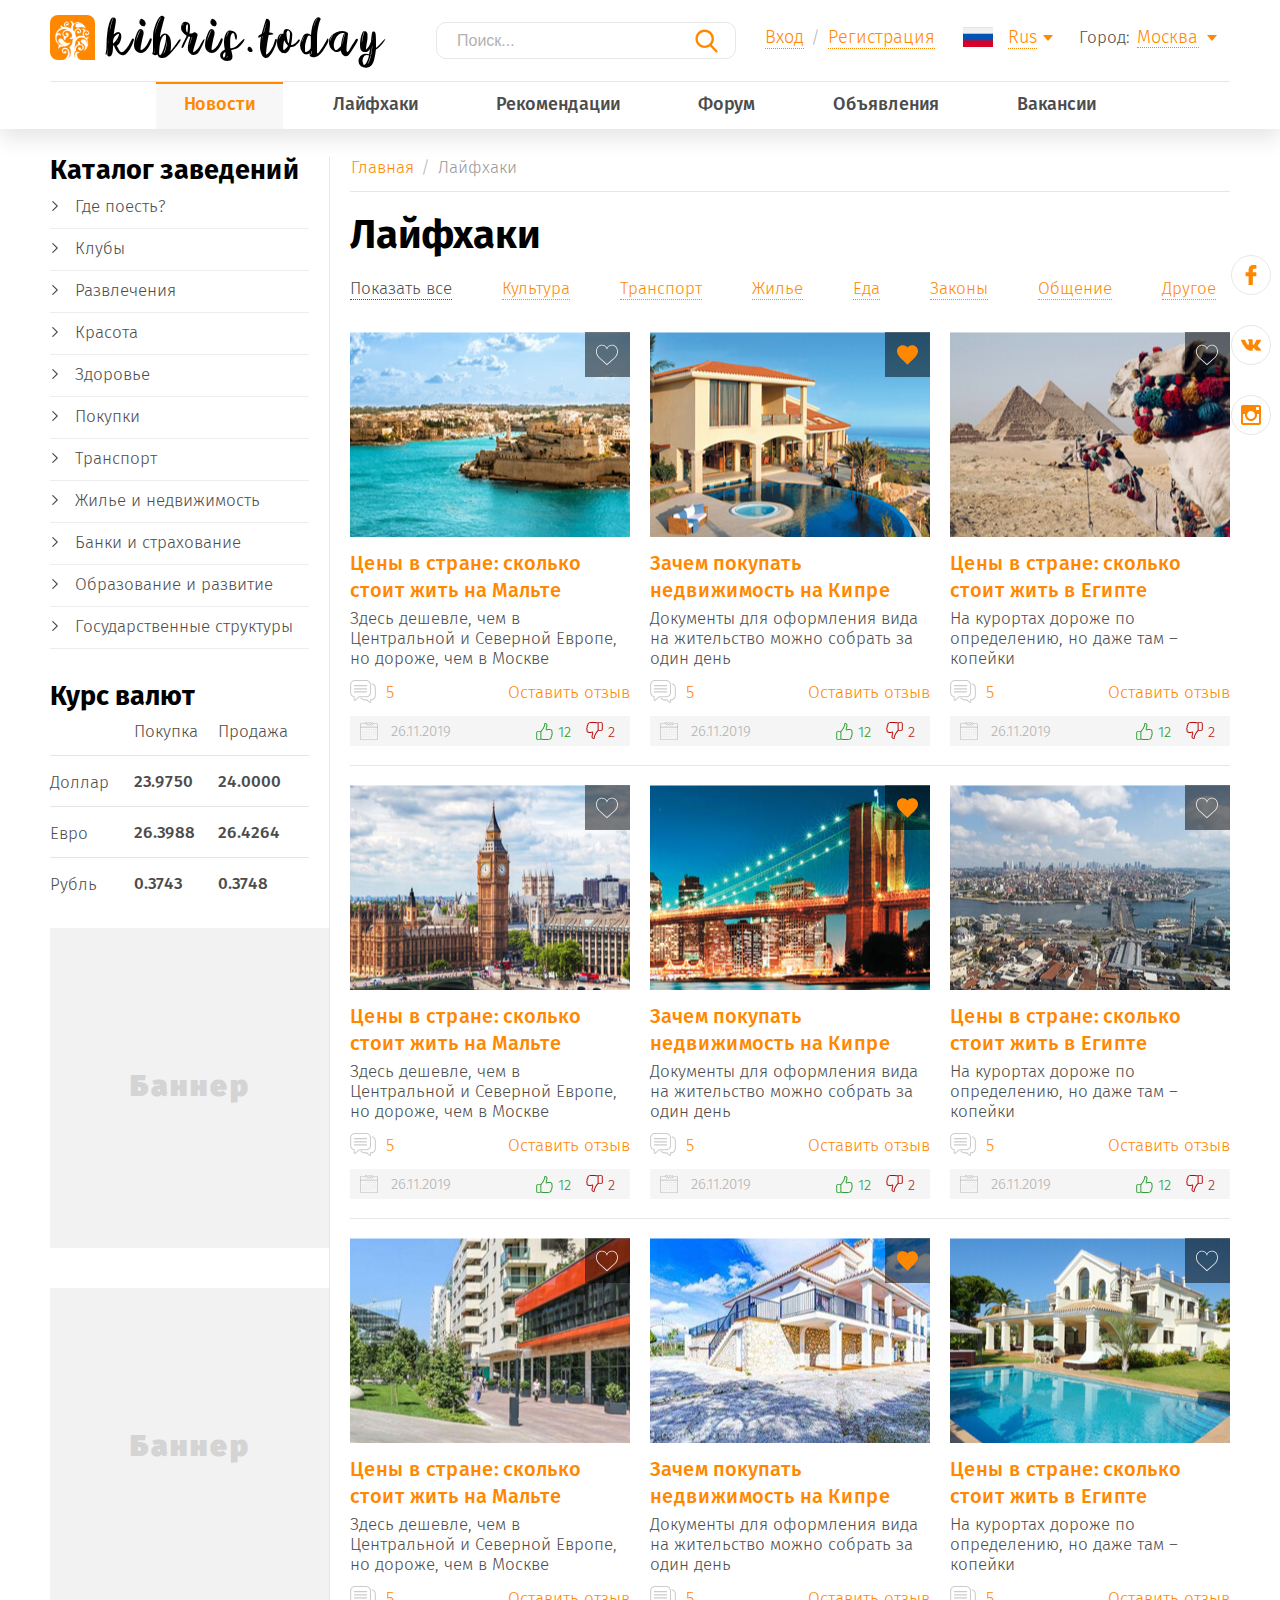
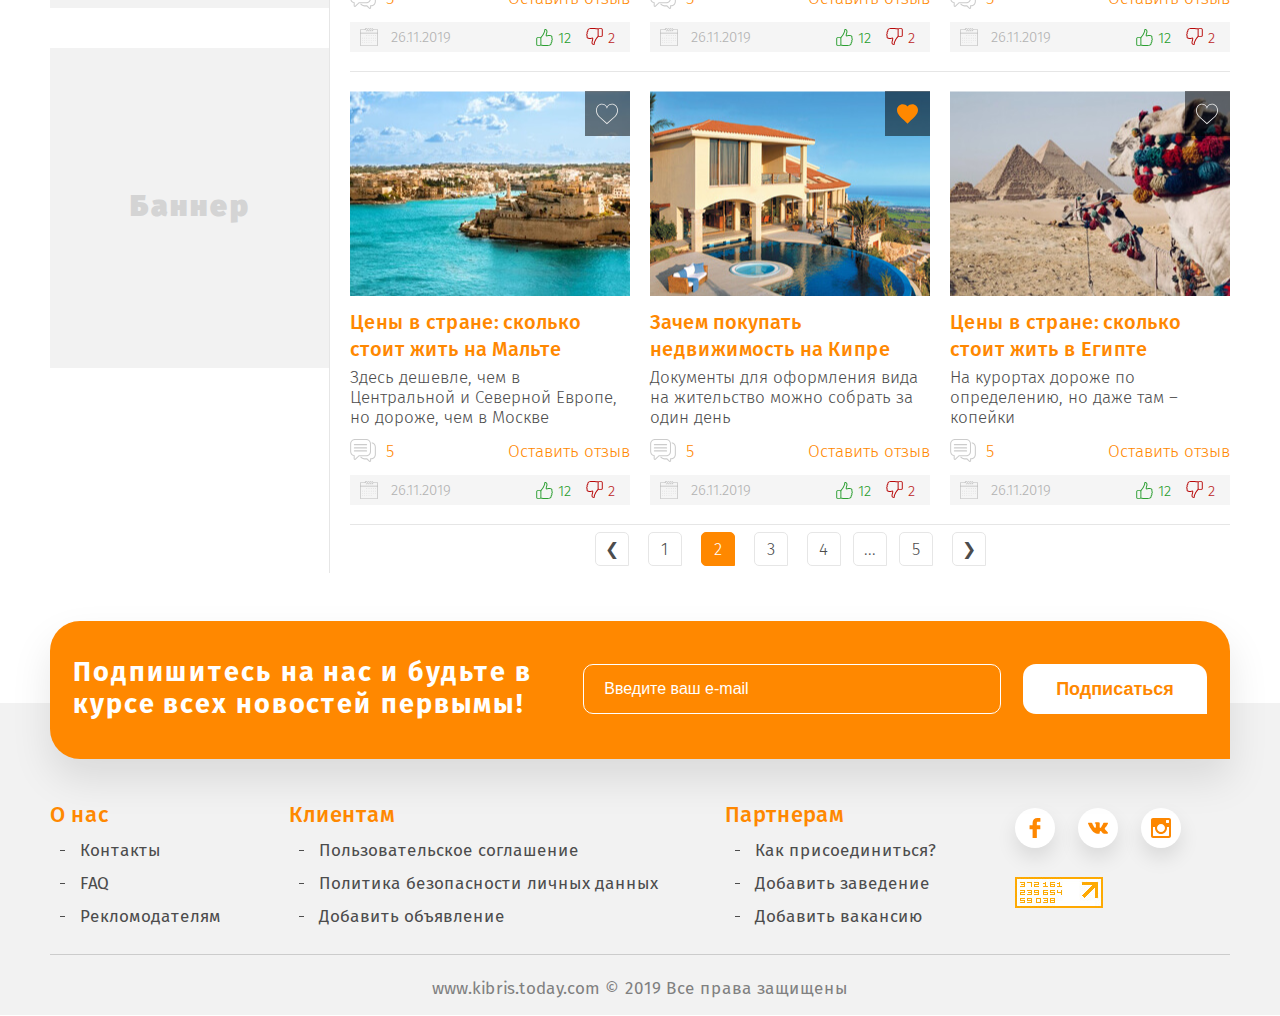
<file: lifehaks.html>
<!DOCTYPE html>

<html lang="ru">

<head>
	<meta charset="utf-8">
	<meta http-equiv="X-UA-Compatible" content="IE=edge" >
	<meta name="viewport" content="width=device-width, initial-scale=1.0">
	<meta name="description" content="">
	<link rel="stylesheet" type="text/css" href="style.css">
	<link rel="icon" type="image/png" href="favicon/favicon.ico" sizes="16x16">
	<title>Kibris today</title>
</head>

<body>

	<div class="wrapper">

	<!-- Header -->
		
	<header>
		<div class="header_site">
			<div class="row header_top_row">
				<div class="left_col">
					<a href="#" class="logo">
						<div class="img_box">
							<img src="img/logo.png" alt="" />
						</div>
						<div class="logo_text">
							<div>kibris.today</div>
						</div>
					</a>
				</div>
				<div class="right_col" id="menuElemsWrapp">
					<div class="inline_blocks" id="menuElems">
						<div id="searchWrap">
							<div class="search_box">
								<form>
									<input type="text" placeholder="Поиск..." />
									<input type="submit" name="#" class="search_btn" value="" />
								</form>
							</div>
						</div>
						<div>
							<ul class="orange_links_list">
								<li><a href="#" data-toggle="modal" data-target="#enterModal">Вход</a></li>
								<li><a href="#" data-toggle="modal" data-target="#regModal">Регистрация</a></li>
							</ul>
						</div>
						<div>
							<div class="select_lang_wrapp">
								<div class="dropdown_select">
									<div class="active_val">
										<div class="lang_templ">
											<div class="col_1">
												<img src="img/rus.svg" alt="RUS" />
											</div>
											<div class="col_2">
												<div class="lang">Rus</div>
											</div>
										</div>
									</div>
									<div class="dropdown_box">
										<ul class="vals_list">
											<li>
												<div class="lang_templ">
													<div class="col_1">
														<img src="img/rus.svg" alt="RUS" />
													</div>
													<div class="col_2">
														<div class="lang">Rus</div>
													</div>
												</div>
											</li>
											<li>
												<div class="lang_templ">
													<div class="col_1">
														<img src="img/rus.svg" alt="ENG" />
													</div>
													<div class="col_2">
														<div class="lang">En</div>
													</div>
												</div>
											</li>
										</ul>
									</div>
								</div>
							</div>
						</div>
						<div>
							<div class="city_templ">
								<div class="col_1">
									<p>Город:</p>
								</div>
								<div class="col_2">
									<div class="city_select dropdown_select">
										<div class="active_val">
											<p>Москва</p>
										</div>
										<div class="dropdown_box">
											<ul class="vals_list">
												<li><p>Москва</p></li>
												<li><p>Санкт-Петербург</p></li>
												<li><p>Кастрома</p></li>
												<li><p>Калининград</p></li>
											</ul>
										</div>
									</div>
								</div>
							</div>
						</div>
					</div>
					<button type="button" class="respmenubtn">
						<span></span>
						<span></span>
						<span></span>
					</button>
				</div>
			</div>
			<div class="main_nav_wrapp">
				<div class="row">
					<ul class="main_nav">
						<li><a href="#" class="active">Новости</a></li>
						<li><a href="#">Лайфхаки</a></li>
						<li><a href="#">Рекомендации</a></li>
						<li><a href="#">Форум</a></li>
						<li><a href="#">Объявления</a></li>
						<li><a href="#">Вакансии</a></li>
					</ul>
				</div>
			</div>
			<div class="resp_menu_wrapp">
				<div class="resp_search"></div>
				<div class="main_nav_resp"></div>
			</div>
		</div>
	</header>

	<!-- /Header -->

	<!-- Content -->
	<div class="content">

		<ul class="soc_list soc_list_fixed">
			<li>
				<a href="#">
					<i class="orange_facebook link"></i>
					<i class="white_facebook hover"></i>
				</a>
			</li>
			<li>
				<a href="#">
					<i class="orange_vk link"></i>
					<i class="white_vk hover"></i>
				</a>
			</li>
			<li>
				<a href="#">
					<i class="orange_inatagram link"></i>
					<i class="white_inatagram hover"></i>
				</a>
			</li>
		</ul>

		<!-- Section 1 - Lifehaks Page -->

		<section class="sect_1_resp">
			<div class="row">
				<div class="two_cols_templ">					
					<div class="right_col">
						<div class="catalog_resp_wrapp">
							<div class="catalog_resp_btn">
								<p>Каталог заведений <i class="right_arrow"></i></p>
							</div>
							<div class="catalog_resp"></div>
						</div>
						<div class="breadcrumbs_wrapp bottom_line">
							<ul class="breadcrumbs">
								<li><a href="#">Главная</a></li>
								<li><a href="#">Лайфхаки</a></li>
							</ul>
						</div>
						<div class="title_wrapp_2">
							<h1>Лайфхаки</h1>
						</div>
						<div class="overflow_wrapp desc_links">
							<ul class="links_list">
								<li><a href="#" class="active">Показать все</a></li>
								<li><a href="#">Культура</a></li>
								<li><a href="#">Транспорт</a></li>
								<li><a href="#">Жилье</a></li>
								<li><a href="#">Еда</a></li>
								<li><a href="#">Законы</a></li>
								<li><a href="#">Общение</a></li>
								<li><a href="#">Другое</a></li>
							</ul>
						</div>
						<div class="resp_select">
							<div class="custom_select dropdown_select">
								<div class="active_val">
									<p>Показать все</p>
								</div>
								<div class="dropdown_box">
									<ul class="vals_list">
										<li><p>Показать все</p></li>
										<li><p>Культура</p></li>
										<li><p>Транспорт</p></li>
										<li><p>Жилье</p></li>
										<li><p>Еда</p></li>
										<li><p>Законы</p></li>
										<li><p>Общение</p></li>
										<li><p>Другое</p></li>
									</ul>
								</div>
							</div>
						</div>
						<div class="news_thumbnails news_thumbnails_2">
							<div class="news_thumb">
								<div class="img_box_wrapp">
									<a href="#" class="favorite">
										<i class="like"></i>
										<i class="favorite_fill"></i>
									</a>
									<div class="img_box">
										<img src="img/photo_1.jpg" alt="" />
									</div>
								</div>
								<div class="descript descript_1">
									<a href="#" class="thumb_title">Цены в стране: сколько стоит жить на Мальте</a>
									<p>Здесь дешевле, чем в Центральной и Северной Европе, но дороже, чем в Москве</p>
								</div>
								<div class="descript_2">
									<div>
										<a href="#" class="booble_wrapp">
											<i class="booble"></i>
											<p>5</p>
										</a>
									</div>
									<div>
										<p><a href="#" class="orange_link">Оставить отзыв</a></p>
									</div>
								</div>
								<div class="thumb_footer_2">
									<div>
										<p class="date"><i class="datepiker"></i>26.11.2019</p>
									</div>
									<div>
										<div class="mark_set green">
											<i class="green_like"></i>
											<p>12</p>
										</div>
										<div class="mark_set red">
											<i class="dislike"></i>
											<p>2</p>
										</div>
									</div>
								</div>
							</div>
							<div class="news_thumb">
								<div class="img_box_wrapp">
									<a href="#" class="favorite active">
										<i class="like"></i>
										<i class="favorite_fill"></i>
									</a>
									<div class="img_box">
										<img src="img/photo_2.jpg" alt="" />
									</div>
								</div>
								<div class="descript descript_1">
									<a href="#" class="thumb_title">Зачем покупать недвижимость на Кипре</a>
									<p>Документы для оформления вида на жительство можно собрать за один день</p>
								</div>
								<div class="descript_2">
									<div>
										<a href="#" class="booble_wrapp">
											<i class="booble"></i>
											<p>5</p>
										</a>
									</div>
									<div>
										<p><a href="#" class="orange_link">Оставить отзыв</a></p>
									</div>
								</div>
								<div class="thumb_footer_2">
									<div>
										<p class="date"><i class="datepiker"></i>26.11.2019</p>
									</div>
									<div>
										<div class="mark_set green">
											<i class="green_like"></i>
											<p>12</p>
										</div>
										<div class="mark_set red">
											<i class="dislike"></i>
											<p>2</p>
										</div>
									</div>
								</div>
							</div>
							<div class="news_thumb">
								<div class="img_box_wrapp">
									<a href="#" class="favorite">
										<i class="like"></i>
										<i class="favorite_fill"></i>
									</a>
									<div class="img_box">
										<img src="img/photo_3.jpg" alt="" />
									</div>
								</div>
								<div class="descript descript_1">
									<a href="#" class="thumb_title">Цены в стране: сколько стоит жить в Египте</a>
									<p>На курортах дороже по определению, но даже там – копейки</p>
								</div>
								<div class="descript_2">
									<div>
										<a href="#" class="booble_wrapp">
											<i class="booble"></i>
											<p>5</p>
										</a>
									</div>
									<div>
										<p><a href="#" class="orange_link">Оставить отзыв</a></p>
									</div>
								</div>
								<div class="thumb_footer_2">
									<div>
										<p class="date"><i class="datepiker"></i>26.11.2019</p>
									</div>
									<div>
										<div class="mark_set green">
											<i class="green_like"></i>
											<p>12</p>
										</div>
										<div class="mark_set red">
											<i class="dislike"></i>
											<p>2</p>
										</div>
									</div>
								</div>
							</div>
						</div>
						<div class="news_thumbnails news_thumbnails_2">
							<div class="news_thumb">
								<div class="img_box_wrapp">
									<a href="#" class="favorite">
										<i class="like"></i>
										<i class="favorite_fill"></i>
									</a>
									<div class="img_box">
										<img src="img/photo_6.jpg" alt="" />
									</div>
								</div>
								<div class="descript descript_1">
									<a href="#" class="thumb_title">Цены в стране: сколько стоит жить на Мальте</a>
									<p>Здесь дешевле, чем в Центральной и Северной Европе, но дороже, чем в Москве</p>
								</div>
								<div class="descript_2">
									<div>
										<a href="#" class="booble_wrapp">
											<i class="booble"></i>
											<p>5</p>
										</a>
									</div>
									<div>
										<p><a href="#" class="orange_link">Оставить отзыв</a></p>
									</div>
								</div>
								<div class="thumb_footer_2">
									<div>
										<p class="date"><i class="datepiker"></i>26.11.2019</p>
									</div>
									<div>
										<div class="mark_set green">
											<i class="green_like"></i>
											<p>12</p>
										</div>
										<div class="mark_set red">
											<i class="dislike"></i>
											<p>2</p>
										</div>
									</div>
								</div>
							</div>
							<div class="news_thumb">
								<div class="img_box_wrapp">
									<a href="#" class="favorite active">
										<i class="like"></i>
										<i class="favorite_fill"></i>
									</a>
									<div class="img_box">
										<img src="img/photo_7.jpg" alt="" />
									</div>
								</div>
								<div class="descript descript_1">
									<a href="#" class="thumb_title">Зачем покупать недвижимость на Кипре</a>
									<p>Документы для оформления вида на жительство можно собрать за один день</p>
								</div>
								<div class="descript_2">
									<div>
										<a href="#" class="booble_wrapp">
											<i class="booble"></i>
											<p>5</p>
										</a>
									</div>
									<div>
										<p><a href="#" class="orange_link">Оставить отзыв</a></p>
									</div>
								</div>
								<div class="thumb_footer_2">
									<div>
										<p class="date"><i class="datepiker"></i>26.11.2019</p>
									</div>
									<div>
										<div class="mark_set green">
											<i class="green_like"></i>
											<p>12</p>
										</div>
										<div class="mark_set red">
											<i class="dislike"></i>
											<p>2</p>
										</div>
									</div>
								</div>
							</div>
							<div class="news_thumb">
								<div class="img_box_wrapp">
									<a href="#" class="favorite">
										<i class="like"></i>
										<i class="favorite_fill"></i>
									</a>
									<div class="img_box">
										<img src="img/photo_8.jpg" alt="" />
									</div>
								</div>
								<div class="descript descript_1">
									<a href="#" class="thumb_title">Цены в стране: сколько стоит жить в Египте</a>
									<p>На курортах дороже по определению, но даже там – копейки</p>
								</div>
								<div class="descript_2">
									<div>
										<a href="#" class="booble_wrapp">
											<i class="booble"></i>
											<p>5</p>
										</a>
									</div>
									<div>
										<p><a href="#" class="orange_link">Оставить отзыв</a></p>
									</div>
								</div>
								<div class="thumb_footer_2">
									<div>
										<p class="date"><i class="datepiker"></i>26.11.2019</p>
									</div>
									<div>
										<div class="mark_set green">
											<i class="green_like"></i>
											<p>12</p>
										</div>
										<div class="mark_set red">
											<i class="dislike"></i>
											<p>2</p>
										</div>
									</div>
								</div>
							</div>
						</div>
						<div class="news_thumbnails news_thumbnails_2">
							<div class="news_thumb">
								<div class="img_box_wrapp">
									<a href="#" class="favorite">
										<i class="like"></i>
										<i class="favorite_fill"></i>
									</a>
									<div class="img_box">
										<img src="img/photo_9.jpg" alt="" />
									</div>
								</div>
								<div class="descript descript_1">
									<a href="#" class="thumb_title">Цены в стране: сколько стоит жить на Мальте</a>
									<p>Здесь дешевле, чем в Центральной и Северной Европе, но дороже, чем в Москве</p>
								</div>
								<div class="descript_2">
									<div>
										<a href="#" class="booble_wrapp">
											<i class="booble"></i>
											<p>5</p>
										</a>
									</div>
									<div>
										<p><a href="#" class="orange_link">Оставить отзыв</a></p>
									</div>
								</div>
								<div class="thumb_footer_2">
									<div>
										<p class="date"><i class="datepiker"></i>26.11.2019</p>
									</div>
									<div>
										<div class="mark_set green">
											<i class="green_like"></i>
											<p>12</p>
										</div>
										<div class="mark_set red">
											<i class="dislike"></i>
											<p>2</p>
										</div>
									</div>
								</div>
							</div>
							<div class="news_thumb">
								<div class="img_box_wrapp">
									<a href="#" class="favorite active">
										<i class="like"></i>
										<i class="favorite_fill"></i>
									</a>
									<div class="img_box">
										<img src="img/photo_10.jpg" alt="" />
									</div>
								</div>
								<div class="descript descript_1">
									<a href="#" class="thumb_title">Зачем покупать недвижимость на Кипре</a>
									<p>Документы для оформления вида на жительство можно собрать за один день</p>
								</div>
								<div class="descript_2">
									<div>
										<a href="#" class="booble_wrapp">
											<i class="booble"></i>
											<p>5</p>
										</a>
									</div>
									<div>
										<p><a href="#" class="orange_link">Оставить отзыв</a></p>
									</div>
								</div>
								<div class="thumb_footer_2">
									<div>
										<p class="date"><i class="datepiker"></i>26.11.2019</p>
									</div>
									<div>
										<div class="mark_set green">
											<i class="green_like"></i>
											<p>12</p>
										</div>
										<div class="mark_set red">
											<i class="dislike"></i>
											<p>2</p>
										</div>
									</div>
								</div>
							</div>
							<div class="news_thumb">
								<div class="img_box_wrapp">
									<a href="#" class="favorite">
										<i class="like"></i>
										<i class="favorite_fill"></i>
									</a>
									<div class="img_box">
										<img src="img/photo_11.jpg" alt="" />
									</div>
								</div>
								<div class="descript descript_1">
									<a href="#" class="thumb_title">Цены в стране: сколько стоит жить в Египте</a>
									<p>На курортах дороже по определению, но даже там – копейки</p>
								</div>
								<div class="descript_2">
									<div>
										<a href="#" class="booble_wrapp">
											<i class="booble"></i>
											<p>5</p>
										</a>
									</div>
									<div>
										<p><a href="#" class="orange_link">Оставить отзыв</a></p>
									</div>
								</div>
								<div class="thumb_footer_2">
									<div>
										<p class="date"><i class="datepiker"></i>26.11.2019</p>
									</div>
									<div>
										<div class="mark_set green">
											<i class="green_like"></i>
											<p>12</p>
										</div>
										<div class="mark_set red">
											<i class="dislike"></i>
											<p>2</p>
										</div>
									</div>
								</div>
							</div>
						</div>
						<div class="news_thumbnails news_thumbnails_2">
							<div class="news_thumb">
								<div class="img_box_wrapp">
									<a href="#" class="favorite">
										<i class="like"></i>
										<i class="favorite_fill"></i>
									</a>
									<div class="img_box">
										<img src="img/photo_1.jpg" alt="" />
									</div>
								</div>
								<div class="descript descript_1">
									<a href="#" class="thumb_title">Цены в стране: сколько стоит жить на Мальте</a>
									<p>Здесь дешевле, чем в Центральной и Северной Европе, но дороже, чем в Москве</p>
								</div>
								<div class="descript_2">
									<div>
										<a href="#" class="booble_wrapp">
											<i class="booble"></i>
											<p>5</p>
										</a>
									</div>
									<div>
										<p><a href="#" class="orange_link">Оставить отзыв</a></p>
									</div>
								</div>
								<div class="thumb_footer_2">
									<div>
										<p class="date"><i class="datepiker"></i>26.11.2019</p>
									</div>
									<div>
										<div class="mark_set green">
											<i class="green_like"></i>
											<p>12</p>
										</div>
										<div class="mark_set red">
											<i class="dislike"></i>
											<p>2</p>
										</div>
									</div>
								</div>
							</div>
							<div class="news_thumb">
								<div class="img_box_wrapp">
									<a href="#" class="favorite active">
										<i class="like"></i>
										<i class="favorite_fill"></i>
									</a>
									<div class="img_box">
										<img src="img/photo_2.jpg" alt="" />
									</div>
								</div>
								<div class="descript descript_1">
									<a href="#" class="thumb_title">Зачем покупать недвижимость на Кипре</a>
									<p>Документы для оформления вида на жительство можно собрать за один день</p>
								</div>
								<div class="descript_2">
									<div>
										<a href="#" class="booble_wrapp">
											<i class="booble"></i>
											<p>5</p>
										</a>
									</div>
									<div>
										<p><a href="#" class="orange_link">Оставить отзыв</a></p>
									</div>
								</div>
								<div class="thumb_footer_2">
									<div>
										<p class="date"><i class="datepiker"></i>26.11.2019</p>
									</div>
									<div>
										<div class="mark_set green">
											<i class="green_like"></i>
											<p>12</p>
										</div>
										<div class="mark_set red">
											<i class="dislike"></i>
											<p>2</p>
										</div>
									</div>
								</div>
							</div>
							<div class="news_thumb">
								<div class="img_box_wrapp">
									<a href="#" class="favorite">
										<i class="like"></i>
										<i class="favorite_fill"></i>
									</a>
									<div class="img_box">
										<img src="img/photo_3.jpg" alt="" />
									</div>
								</div>
								<div class="descript descript_1">
									<a href="#" class="thumb_title">Цены в стране: сколько стоит жить в Египте</a>
									<p>На курортах дороже по определению, но даже там – копейки</p>
								</div>
								<div class="descript_2">
									<div>
										<a href="#" class="booble_wrapp">
											<i class="booble"></i>
											<p>5</p>
										</a>
									</div>
									<div>
										<p><a href="#" class="orange_link">Оставить отзыв</a></p>
									</div>
								</div>
								<div class="thumb_footer_2">
									<div>
										<p class="date"><i class="datepiker"></i>26.11.2019</p>
									</div>
									<div>
										<div class="mark_set green">
											<i class="green_like"></i>
											<p>12</p>
										</div>
										<div class="mark_set red">
											<i class="dislike"></i>
											<p>2</p>
										</div>
									</div>
								</div>
							</div>
						</div>
						<div class="pagination_wrapp">
							<ul class="pagination">
								<li><a href="#" class="prev_btm">&#10094;</a></li>
								<li><a href="#">1</a></li>
								<li><a href="#" class="active">2</a></li>
								<li><a href="#">3</a></li>
								<li><a href="#">4</a></li>
								<li class="dots">...</li>
								<li><a href="#">5</a></li>
								<li><a href="#" class="next_btm">&#10095;</a></li>
							</ul>
						</div>
					</div>
					<div class="left_col">
						<h3 class="sidebar_ttile">Каталог заведений</h3>
						<div class="side_menu_wrapp">
							<ul class="side_menu" id="sideMenu">
								<li>
									<a href="#">Где поесть?</a>
									<ul>
										<li><a href="#" class="active">Кафе</a></li>
										<li><a href="#">Бары</a></li>
										<li><a href="#">Рестораны</a></li>
										<li><a href="#">Фастфуд</a></li>
										<li><a href="#">Суши</a></li>
									</ul>
								</li>
								<li>
									<a href="#">Клубы</a>
									<ul>
										<li>
											<a href="#">Спортивные клубы</a>
											<ul>
												<li><a href="#" class="active">Кафе</a></li>
												<li><a href="#">Бары</a></li>
												<li><a href="#">Рестораны</a></li>
												<li><a href="#">Фастфуд</a></li>
												<li><a href="#">Суши</a></li>
											</ul>
										</li>
										<li><a href="#">Night Clubs</a></li>
										<li><a href="#">Дискотеки</a></li>
										<li><a href="#">Казино</a></li>
									</ul>
								</li>
								<li>
									<a href="#">Развлечения</a>
									<ul>
										<li><a href="#">Спортивные клубы</a></li>
										<li><a href="#">Night Clubs</a></li>
										<li><a href="#">Дискотеки</a></li>
										<li><a href="#">Казино</a></li>
									</ul>
								</li>
								<li>
									<a href="#">Красота</a>
									<ul>
										<li><a href="#">Спортивные клубы</a></li>
										<li><a href="#">Night Clubs</a></li>
										<li><a href="#">Дискотеки</a></li>
										<li><a href="#">Казино</a></li>
									</ul>
								</li>
								<li>
									<a href="#">Здоровье</a>
									<ul>
										<li><a href="#">Спортивные клубы</a></li>
										<li><a href="#">Night Clubs</a></li>
										<li><a href="#">Дискотеки</a></li>
										<li><a href="#">Казино</a></li>
									</ul>
								</li>
								<li>
									<a href="#">Покупки</a>
									<ul>
										<li><a href="#">Спортивные клубы</a></li>
										<li><a href="#">Night Clubs</a></li>
										<li><a href="#">Дискотеки</a></li>
										<li><a href="#">Казино</a></li>
									</ul>
								</li>
								<li>
									<a href="#">Транспорт</a>
									<ul>
										<li><a href="#">Спортивные клубы</a></li>
										<li><a href="#">Night Clubs</a></li>
										<li><a href="#">Дискотеки</a></li>
										<li><a href="#">Казино</a></li>
									</ul>
								</li>
								<li>
									<a href="#">Жилье и недвижимость</a>
									<ul>
										<li><a href="#">Спортивные клубы</a></li>
										<li><a href="#">Night Clubs</a></li>
										<li><a href="#">Дискотеки</a></li>
										<li><a href="#">Казино</a></li>
									</ul>
								</li>
								<li>
									<a href="#">Банки и страхование</a>
									<ul>
										<li><a href="#">Спортивные клубы</a></li>
										<li><a href="#">Night Clubs</a></li>
										<li><a href="#">Дискотеки</a></li>
										<li><a href="#">Казино</a></li>
									</ul>
								</li>
								<li>
									<a href="#">Образование и развитие</a>
									<ul>
										<li><a href="#">Спортивные клубы</a></li>
										<li><a href="#">Night Clubs</a></li>
										<li><a href="#">Дискотеки</a></li>
										<li><a href="#">Казино</a></li>
									</ul>
								</li>
								<li>
									<a href="#">Государственные  структуры</a>
									<ul>
										<li><a href="#">Спортивные клубы</a></li>
										<li><a href="#">Night Clubs</a></li>
										<li><a href="#">Дискотеки</a></li>
										<li><a href="#">Казино</a></li>
									</ul>
								</li>
							</ul>
						</div>
						<div class="course_table_wrapp">
							<h3>Курс валют</h3>
							<div class="course_table">
								<div class="table_row">
									<div class="cell">
										
									</div>
									<div class="cell">
										<h5>Покупка</h5>
									</div>
									<div class="cell">
										<h5>Продажа</h5>
									</div>
								</div>
								<div class="table_row">
									<div class="cell">
										<h5>Доллар</h5>
									</div>
									<div class="cell">
										<p>23.9750</p>
									</div>
									<div class="cell">
										<p>24.0000</p>
									</div>
								</div>
								<div class="table_row">
									<div class="cell">
										<h5>Евро</h5>
									</div>
									<div class="cell">
										<p>26.3988</p>
									</div>
									<div class="cell">
										<p>26.4264</p>
									</div>
								</div>
								<div class="table_row">
									<div class="cell">
										<h5>Рубль</h5>
									</div>
									<div class="cell">
										<p>0.3743</p>
									</div>
									<div class="cell">
										<p>0.3748</p>
									</div>
								</div>
							</div>
						</div>
						<div class="banner_wrapp">
							<div class="banner" style="height: 320px;">
								<p>Баннер</p>
							</div>
							<div class="banner" style="height: 320px;">
								<p>Баннер</p>
							</div>
							<div class="banner" style="height: 320px;">
								<p>Баннер</p>
							</div>
						</div>
					</div>
				</div>
			</div>
		</section>

		<!-- /Section 1 - Lifehaks Page -->

	</div>
	<!-- /Content -->

	<!-- Footer -->

		<footer>
			<div class="row">
				<div class="callback_form_sect">
					<div class="callback_form_wrapp">
						<div class="left_col">
							<h3>Подпишитесь на нас и будьте в курсе всех новостей первымы!</h3>
						</div>
						<div class="right_col">
							<div class="callback_form">
								<div class="col">
									<div class="input_wrapp_orange">
										<input type="email" placeholder="Введите ваш e-mail" />
									</div>
								</div>
								<div class="col">
									<div class="submit_wrapp">
										<input class="white_pill" type="submit" value="Подписаться" />
									</div>
								</div>
							</div>
						</div>
					</div>
				</div>
			</div>
			<div class="footer_section">
				<div class="footer row">
					<div class="footer_content">
						<div class="col">
							<div class="seo_texts_wrapp">
								<div class="seo_text">
									<h3>О нас</h3>
									<ul>
										<li><a href="#">Контакты</a></li>
										<li><a href="#">FAQ</a></li>
										<li><a href="#">Рекломодателям</a></li>
									</ul>
								</div>
								<div class="seo_text">
									<h3>Клиентам</h3>
									<ul>
										<li><a href="#">Пользовательское соглашение</a></li>
										<li><a href="#">Политика безопасности личных данных</a></li>
										<li><a href="#">Добавить объявление</a></li>
									</ul>
								</div>
								<div class="seo_text">
									<h3>Партнерам</h3>
									<ul>
										<li><a href="#">Как присоединиться?</a></li>
										<li><a href="#">Добавить заведение</a></li>
										<li><a href="#">Добавить вакансию</a></li>
									</ul>
								</div>
							</div>
						</div>
						<div class="col">
							<ul class="soc_list">
								<li>
									<a href="#">
										<i class="orange_facebook link"></i>
										<i class="white_facebook hover"></i>
									</a>
								</li>
								<li>
									<a href="#">
										<i class="orange_vk link"></i>
										<i class="white_vk hover"></i>
									</a>
								</li>
								<li>
									<a href="#">
										<i class="orange_inatagram link"></i>
										<i class="white_inatagram hover"></i>
									</a>
								</li>
							</ul>
							<div class="metric_wrapp">
								<img src="img/metric.jpg" alt="" style="display: block; width: auto; max-width: 100%;"/>
							</div>
						</div>
					</div>
					<div class="footer_bottom">
						<p><a href="#" class="grey_link">www.kibris.today.com</a> © 2019 Все права защищены </p>
					</div>
				</div>
			</div>
		</footer>

	<!-- /Footer -->

	</div>

	<!-- Modal -->

	<div class="modal fade" id="enterModal" tabindex="-1" role="dialog" aria-labelledby="enterModal" aria-hidden="true">
	  <div class="modal-dialog" role="document">
	    <div class="modal-content">
	        <div class="modal_white">
				<button type="button" data-dismiss="modal" aria-label="Close" class="close_btn"></button>
				<h3>Вход</h3>
				<div class="modal_form">
					<div class="input_wrapp">
						<input type="text" name="#" placeholder="Логин">
					</div>
					<div class="input_wrapp">
						<input type="password" name="#" placeholder="Пароль">
					</div>
					<div class="submit_wrapp">
						<input type="submit" class="orange_pill" value="Войти" />
					</div>
				</div>
				<div class="modal_footer">
					<p><a href="#" class="orange_link">Забыли пароль</a></p>
					<p><a href="#" class="orange_link">Регистрация</a></p>
				</div>
			</div>
	    </div>
	  </div>
	</div>

	<div class="modal fade" id="regModal" tabindex="-1" role="dialog" aria-labelledby="regModal" aria-hidden="true">
	  <div class="modal-dialog" role="document">
	    <div class="modal-content">
	        <div class="modal_white modal_white_2">
				<button type="button" data-dismiss="modal" aria-label="Close" class="close_btn"></button>
				<h3>Спасибо за заявку!</h3>
				<p>Наши менеджеры свяжутся с вами в ближайшее время </p>
			</div>
	    </div>
	  </div>
	</div>

	<!-- Modal -->


	<link rel="stylesheet" type="text/css" href="responsive.css">
	<link rel="stylesheet" type="text/css" href="slick/slick.css">
	<link rel="stylesheet" type="text/css" href="vendors/css/rateyo.css">
	<script src="vendors/js/jquery.js"></script>
	<script src="slick/slick.js"></script>
	<script src="vendors/js/rateyo.js"></script>
	<script src="vendors/js/bootstrap.min.js"></script>
	<script src="js/scripts.js"></script>

</body>
</html>
</file>
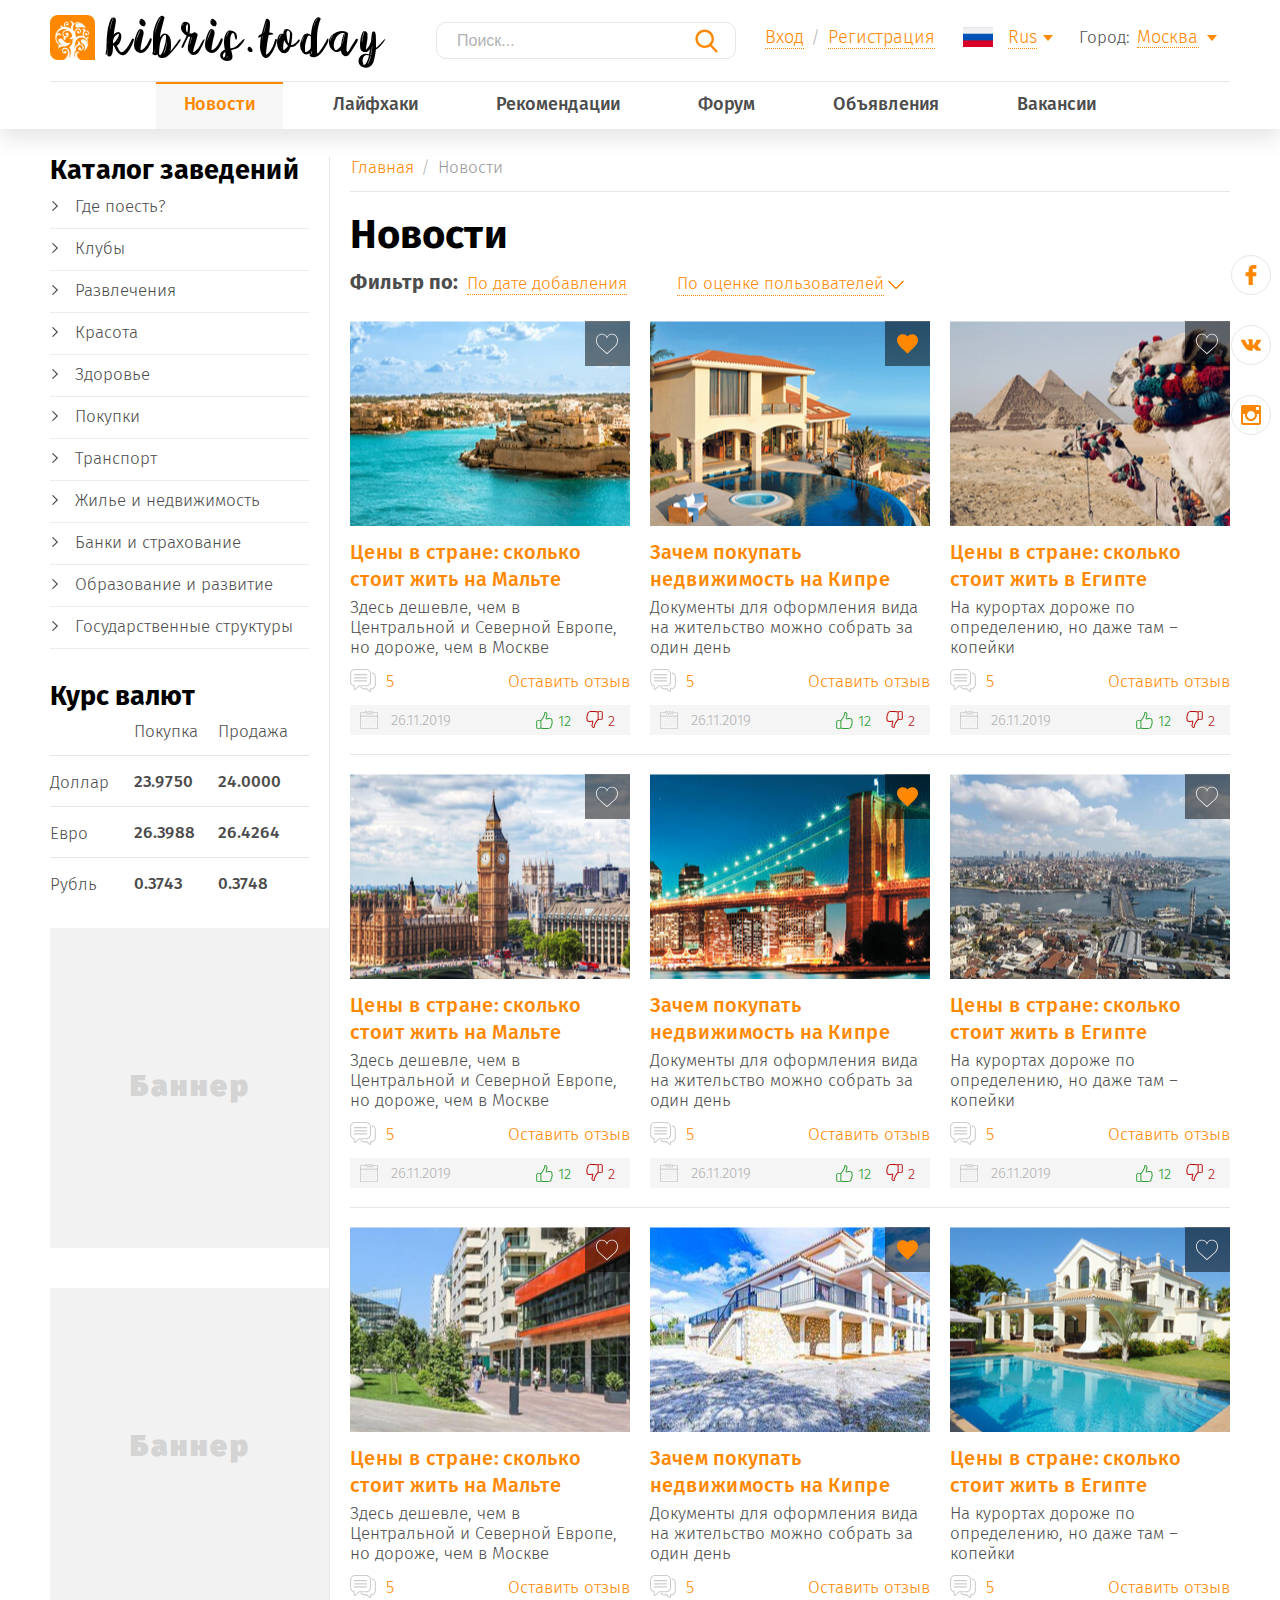
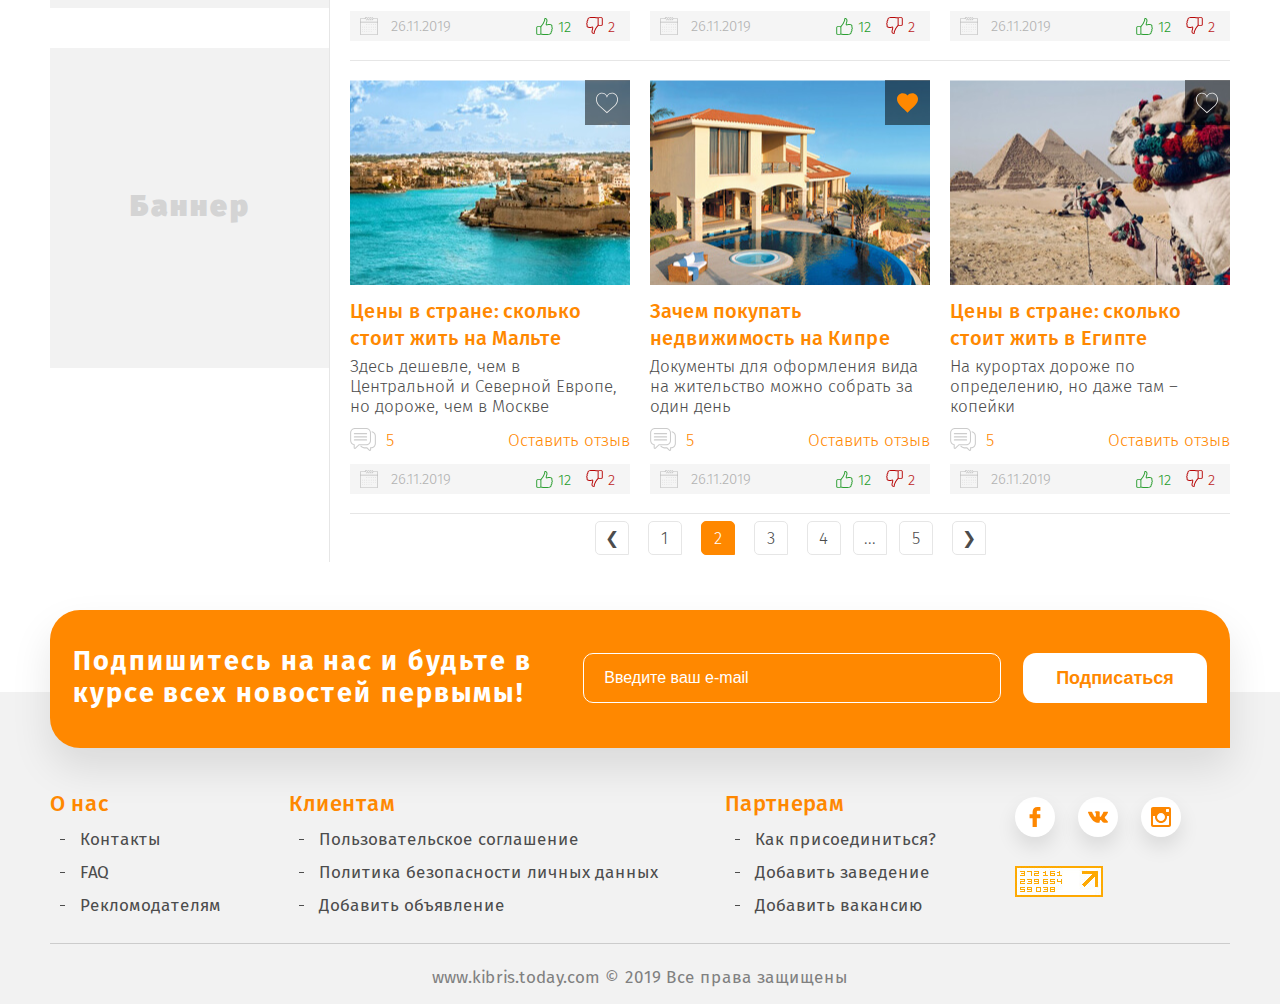
<file: news.html>
<!DOCTYPE html>

<html lang="ru">

<head>
	<meta charset="utf-8">
	<meta http-equiv="X-UA-Compatible" content="IE=edge" >
	<meta name="viewport" content="width=device-width, initial-scale=1.0">
	<meta name="description" content="">
	<link rel="stylesheet" type="text/css" href="style.css">
	<link rel="icon" type="image/png" href="favicon/favicon.ico" sizes="16x16">
	<title>Kibris today</title>
</head>

<body>

	<div class="wrapper">

	<!-- Header -->
		
	<header>
		<div class="header_site">
			<div class="row header_top_row">
				<div class="left_col">
					<a href="#" class="logo">
						<div class="img_box">
							<img src="img/logo.png" alt="" />
						</div>
						<div class="logo_text">
							<div>kibris.today</div>
						</div>
					</a>
				</div>
				<div class="right_col" id="menuElemsWrapp">
					<div class="inline_blocks" id="menuElems">
						<div id="searchWrap">
							<div class="search_box">
								<form>
									<input type="text" placeholder="Поиск..." />
									<input type="submit" name="#" class="search_btn" value="" />
								</form>
							</div>
						</div>
						<div>
							<ul class="orange_links_list">
								<li><a href="#" data-toggle="modal" data-target="#enterModal">Вход</a></li>
								<li><a href="#" data-toggle="modal" data-target="#regModal">Регистрация</a></li>
							</ul>
						</div>
						<div>
							<div class="select_lang_wrapp">
								<div class="dropdown_select">
									<div class="active_val">
										<div class="lang_templ">
											<div class="col_1">
												<img src="img/rus.svg" alt="RUS" />
											</div>
											<div class="col_2">
												<div class="lang">Rus</div>
											</div>
										</div>
									</div>
									<div class="dropdown_box">
										<ul class="vals_list">
											<li>
												<div class="lang_templ">
													<div class="col_1">
														<img src="img/rus.svg" alt="RUS" />
													</div>
													<div class="col_2">
														<div class="lang">Rus</div>
													</div>
												</div>
											</li>
											<li>
												<div class="lang_templ">
													<div class="col_1">
														<img src="img/rus.svg" alt="ENG" />
													</div>
													<div class="col_2">
														<div class="lang">En</div>
													</div>
												</div>
											</li>
										</ul>
									</div>
								</div>
							</div>
						</div>
						<div>
							<div class="city_templ">
								<div class="col_1">
									<p>Город:</p>
								</div>
								<div class="col_2">
									<div class="city_select dropdown_select">
										<div class="active_val">
											<p>Москва</p>
										</div>
										<div class="dropdown_box">
											<ul class="vals_list">
												<li><p>Москва</p></li>
												<li><p>Санкт-Петербург</p></li>
												<li><p>Кастрома</p></li>
												<li><p>Калининград</p></li>
											</ul>
										</div>
									</div>
								</div>
							</div>
						</div>
					</div>
					<button type="button" class="respmenubtn">
						<span></span>
						<span></span>
						<span></span>
					</button>
				</div>
			</div>
			<div class="main_nav_wrapp">
				<div class="row">
					<ul class="main_nav">
						<li><a href="#" class="active">Новости</a></li>
						<li><a href="#">Лайфхаки</a></li>
						<li><a href="#">Рекомендации</a></li>
						<li><a href="#">Форум</a></li>
						<li><a href="#">Объявления</a></li>
						<li><a href="#">Вакансии</a></li>
					</ul>
				</div>
			</div>
			<div class="resp_menu_wrapp">
				<div class="resp_search"></div>
				<div class="main_nav_resp"></div>
			</div>
		</div>
	</header>

	<!-- /Header -->

	<!-- Content -->
	<div class="content">

		<ul class="soc_list soc_list_fixed">
			<li>
				<a href="#">
					<i class="orange_facebook link"></i>
					<i class="white_facebook hover"></i>
				</a>
			</li>
			<li>
				<a href="#">
					<i class="orange_vk link"></i>
					<i class="white_vk hover"></i>
				</a>
			</li>
			<li>
				<a href="#">
					<i class="orange_inatagram link"></i>
					<i class="white_inatagram hover"></i>
				</a>
			</li>
		</ul>

		<!-- Section 1 - News Page -->

		<section>
			<div class="row">
				<div class="two_cols_templ">					
					<div class="right_col">

						<div class="catalog_resp_wrapp">
							<div class="catalog_resp_btn">
								<p>Каталог заведений <i class="right_arrow"></i></p>
							</div>
							<div class="catalog_resp"></div>
						</div>

						<div class="breadcrumbs_wrapp bottom_line">
							<ul class="breadcrumbs">
								<li><a href="#">Главная</a></li>
								<li><a href="#">Новости</a></li>
							</ul>
						</div>

						<div class="title_wrapp_2">
							<h1>Новости</h1>
						</div>

						<div class="filters_2_wrapp">
							<div class="filters_2_title">
								<h4>Фильтр по:</h4>
							</div>
							<div class="filters_2">
								<div>
									<a href="#" class="orange_link_line">По дате добавления</a>
								</div>
								<div>
									<div class="dropdown_select dropdown_select_2">
										<div class="active_val">
											<p>По оценке  пользователей</p>
										</div>
										<div class="dropdown_box">
											<ul class="vals_list">
												<li><p>По оценке  пользователей</p></li>
												<li><p>Значение 2</p></li>
												<li><p>Значение 3</p></li>
												<li><p>Значение 4</p></li>
											</ul>
										</div>
									</div>
								</div>
							</div>
						</div>

						<div class="news_thumbnails news_thumbnails_2">
							<div class="news_thumb">
								<div class="img_box_wrapp">
									<a href="#" class="favorite">
										<i class="like"></i>
										<i class="favorite_fill"></i>
									</a>
									<div class="img_box">
										<img src="img/photo_1.jpg" alt="" />
									</div>
								</div>
								<div class="descript descript_1">
									<a href="#" class="thumb_title">Цены в стране: сколько стоит жить на Мальте</a>
									<p>Здесь дешевле, чем в Центральной и Северной Европе, но дороже, чем в Москве</p>
								</div>
								<div class="descript_2">
									<div>
										<a href="#" class="booble_wrapp">
											<i class="booble"></i>
											<p>5</p>
										</a>
									</div>
									<div>
										<p><a href="#" class="orange_link">Оставить отзыв</a></p>
									</div>
								</div>
								<div class="thumb_footer_2">
									<div>
										<p class="date"><i class="datepiker"></i>26.11.2019</p>
									</div>
									<div>
										<div class="mark_set green">
											<i class="green_like"></i>
											<p>12</p>
										</div>
										<div class="mark_set red">
											<i class="dislike"></i>
											<p>2</p>
										</div>
									</div>
								</div>
							</div>
							<div class="news_thumb">
								<div class="img_box_wrapp">
									<a href="#" class="favorite active">
										<i class="like"></i>
										<i class="favorite_fill"></i>
									</a>
									<div class="img_box">
										<img src="img/photo_2.jpg" alt="" />
									</div>
								</div>
								<div class="descript descript_1">
									<a href="#" class="thumb_title">Зачем покупать недвижимость на Кипре</a>
									<p>Документы для оформления вида на жительство можно собрать за один день</p>
								</div>
								<div class="descript_2">
									<div>
										<a href="#" class="booble_wrapp">
											<i class="booble"></i>
											<p>5</p>
										</a>
									</div>
									<div>
										<p><a href="#" class="orange_link">Оставить отзыв</a></p>
									</div>
								</div>
								<div class="thumb_footer_2">
									<div>
										<p class="date"><i class="datepiker"></i>26.11.2019</p>
									</div>
									<div>
										<div class="mark_set green">
											<i class="green_like"></i>
											<p>12</p>
										</div>
										<div class="mark_set red">
											<i class="dislike"></i>
											<p>2</p>
										</div>
									</div>
								</div>
							</div>
							<div class="news_thumb">
								<div class="img_box_wrapp">
									<a href="#" class="favorite">
										<i class="like"></i>
										<i class="favorite_fill"></i>
									</a>
									<div class="img_box">
										<img src="img/photo_3.jpg" alt="" />
									</div>
								</div>
								<div class="descript descript_1">
									<a href="#" class="thumb_title">Цены в стране: сколько стоит жить в Египте</a>
									<p>На курортах дороже по определению, но даже там – копейки</p>
								</div>
								<div class="descript_2">
									<div>
										<a href="#" class="booble_wrapp">
											<i class="booble"></i>
											<p>5</p>
										</a>
									</div>
									<div>
										<p><a href="#" class="orange_link">Оставить отзыв</a></p>
									</div>
								</div>
								<div class="thumb_footer_2">
									<div>
										<p class="date"><i class="datepiker"></i>26.11.2019</p>
									</div>
									<div>
										<div class="mark_set green">
											<i class="green_like"></i>
											<p>12</p>
										</div>
										<div class="mark_set red">
											<i class="dislike"></i>
											<p>2</p>
										</div>
									</div>
								</div>
							</div>
						</div>
						<div class="news_thumbnails news_thumbnails_2">
							<div class="news_thumb">
								<div class="img_box_wrapp">
									<a href="#" class="favorite">
										<i class="like"></i>
										<i class="favorite_fill"></i>
									</a>
									<div class="img_box">
										<img src="img/photo_6.jpg" alt="" />
									</div>
								</div>
								<div class="descript descript_1">
									<a href="#" class="thumb_title">Цены в стране: сколько стоит жить на Мальте</a>
									<p>Здесь дешевле, чем в Центральной и Северной Европе, но дороже, чем в Москве</p>
								</div>
								<div class="descript_2">
									<div>
										<a href="#" class="booble_wrapp">
											<i class="booble"></i>
											<p>5</p>
										</a>
									</div>
									<div>
										<p><a href="#" class="orange_link">Оставить отзыв</a></p>
									</div>
								</div>
								<div class="thumb_footer_2">
									<div>
										<p class="date"><i class="datepiker"></i>26.11.2019</p>
									</div>
									<div>
										<div class="mark_set green">
											<i class="green_like"></i>
											<p>12</p>
										</div>
										<div class="mark_set red">
											<i class="dislike"></i>
											<p>2</p>
										</div>
									</div>
								</div>
							</div>
							<div class="news_thumb">
								<div class="img_box_wrapp">
									<a href="#" class="favorite active">
										<i class="like"></i>
										<i class="favorite_fill"></i>
									</a>
									<div class="img_box">
										<img src="img/photo_7.jpg" alt="" />
									</div>
								</div>
								<div class="descript descript_1">
									<a href="#" class="thumb_title">Зачем покупать недвижимость на Кипре</a>
									<p>Документы для оформления вида на жительство можно собрать за один день</p>
								</div>
								<div class="descript_2">
									<div>
										<a href="#" class="booble_wrapp">
											<i class="booble"></i>
											<p>5</p>
										</a>
									</div>
									<div>
										<p><a href="#" class="orange_link">Оставить отзыв</a></p>
									</div>
								</div>
								<div class="thumb_footer_2">
									<div>
										<p class="date"><i class="datepiker"></i>26.11.2019</p>
									</div>
									<div>
										<div class="mark_set green">
											<i class="green_like"></i>
											<p>12</p>
										</div>
										<div class="mark_set red">
											<i class="dislike"></i>
											<p>2</p>
										</div>
									</div>
								</div>
							</div>
							<div class="news_thumb">
								<div class="img_box_wrapp">
									<a href="#" class="favorite">
										<i class="like"></i>
										<i class="favorite_fill"></i>
									</a>
									<div class="img_box">
										<img src="img/photo_8.jpg" alt="" />
									</div>
								</div>
								<div class="descript descript_1">
									<a href="#" class="thumb_title">Цены в стране: сколько стоит жить в Египте</a>
									<p>На курортах дороже по определению, но даже там – копейки</p>
								</div>
								<div class="descript_2">
									<div>
										<a href="#" class="booble_wrapp">
											<i class="booble"></i>
											<p>5</p>
										</a>
									</div>
									<div>
										<p><a href="#" class="orange_link">Оставить отзыв</a></p>
									</div>
								</div>
								<div class="thumb_footer_2">
									<div>
										<p class="date"><i class="datepiker"></i>26.11.2019</p>
									</div>
									<div>
										<div class="mark_set green">
											<i class="green_like"></i>
											<p>12</p>
										</div>
										<div class="mark_set red">
											<i class="dislike"></i>
											<p>2</p>
										</div>
									</div>
								</div>
							</div>
						</div>
						<div class="news_thumbnails news_thumbnails_2">
							<div class="news_thumb">
								<div class="img_box_wrapp">
									<a href="#" class="favorite">
										<i class="like"></i>
										<i class="favorite_fill"></i>
									</a>
									<div class="img_box">
										<img src="img/photo_9.jpg" alt="" />
									</div>
								</div>
								<div class="descript descript_1">
									<a href="#" class="thumb_title">Цены в стране: сколько стоит жить на Мальте</a>
									<p>Здесь дешевле, чем в Центральной и Северной Европе, но дороже, чем в Москве</p>
								</div>
								<div class="descript_2">
									<div>
										<a href="#" class="booble_wrapp">
											<i class="booble"></i>
											<p>5</p>
										</a>
									</div>
									<div>
										<p><a href="#" class="orange_link">Оставить отзыв</a></p>
									</div>
								</div>
								<div class="thumb_footer_2">
									<div>
										<p class="date"><i class="datepiker"></i>26.11.2019</p>
									</div>
									<div>
										<div class="mark_set green">
											<i class="green_like"></i>
											<p>12</p>
										</div>
										<div class="mark_set red">
											<i class="dislike"></i>
											<p>2</p>
										</div>
									</div>
								</div>
							</div>
							<div class="news_thumb">
								<div class="img_box_wrapp">
									<a href="#" class="favorite active">
										<i class="like"></i>
										<i class="favorite_fill"></i>
									</a>
									<div class="img_box">
										<img src="img/photo_10.jpg" alt="" />
									</div>
								</div>
								<div class="descript descript_1">
									<a href="#" class="thumb_title">Зачем покупать недвижимость на Кипре</a>
									<p>Документы для оформления вида на жительство можно собрать за один день</p>
								</div>
								<div class="descript_2">
									<div>
										<a href="#" class="booble_wrapp">
											<i class="booble"></i>
											<p>5</p>
										</a>
									</div>
									<div>
										<p><a href="#" class="orange_link">Оставить отзыв</a></p>
									</div>
								</div>
								<div class="thumb_footer_2">
									<div>
										<p class="date"><i class="datepiker"></i>26.11.2019</p>
									</div>
									<div>
										<div class="mark_set green">
											<i class="green_like"></i>
											<p>12</p>
										</div>
										<div class="mark_set red">
											<i class="dislike"></i>
											<p>2</p>
										</div>
									</div>
								</div>
							</div>
							<div class="news_thumb">
								<div class="img_box_wrapp">
									<a href="#" class="favorite">
										<i class="like"></i>
										<i class="favorite_fill"></i>
									</a>
									<div class="img_box">
										<img src="img/photo_11.jpg" alt="" />
									</div>
								</div>
								<div class="descript descript_1">
									<a href="#" class="thumb_title">Цены в стране: сколько стоит жить в Египте</a>
									<p>На курортах дороже по определению, но даже там – копейки</p>
								</div>
								<div class="descript_2">
									<div>
										<a href="#" class="booble_wrapp">
											<i class="booble"></i>
											<p>5</p>
										</a>
									</div>
									<div>
										<p><a href="#" class="orange_link">Оставить отзыв</a></p>
									</div>
								</div>
								<div class="thumb_footer_2">
									<div>
										<p class="date"><i class="datepiker"></i>26.11.2019</p>
									</div>
									<div>
										<div class="mark_set green">
											<i class="green_like"></i>
											<p>12</p>
										</div>
										<div class="mark_set red">
											<i class="dislike"></i>
											<p>2</p>
										</div>
									</div>
								</div>
							</div>
						</div>
						<div class="news_thumbnails news_thumbnails_2">
							<div class="news_thumb">
								<div class="img_box_wrapp">
									<a href="#" class="favorite">
										<i class="like"></i>
										<i class="favorite_fill"></i>
									</a>
									<div class="img_box">
										<img src="img/photo_1.jpg" alt="" />
									</div>
								</div>
								<div class="descript descript_1">
									<a href="#" class="thumb_title">Цены в стране: сколько стоит жить на Мальте</a>
									<p>Здесь дешевле, чем в Центральной и Северной Европе, но дороже, чем в Москве</p>
								</div>
								<div class="descript_2">
									<div>
										<a href="#" class="booble_wrapp">
											<i class="booble"></i>
											<p>5</p>
										</a>
									</div>
									<div>
										<p><a href="#" class="orange_link">Оставить отзыв</a></p>
									</div>
								</div>
								<div class="thumb_footer_2">
									<div>
										<p class="date"><i class="datepiker"></i>26.11.2019</p>
									</div>
									<div>
										<div class="mark_set green">
											<i class="green_like"></i>
											<p>12</p>
										</div>
										<div class="mark_set red">
											<i class="dislike"></i>
											<p>2</p>
										</div>
									</div>
								</div>
							</div>
							<div class="news_thumb">
								<div class="img_box_wrapp">
									<a href="#" class="favorite active">
										<i class="like"></i>
										<i class="favorite_fill"></i>
									</a>
									<div class="img_box">
										<img src="img/photo_2.jpg" alt="" />
									</div>
								</div>
								<div class="descript descript_1">
									<a href="#" class="thumb_title">Зачем покупать недвижимость на Кипре</a>
									<p>Документы для оформления вида на жительство можно собрать за один день</p>
								</div>
								<div class="descript_2">
									<div>
										<a href="#" class="booble_wrapp">
											<i class="booble"></i>
											<p>5</p>
										</a>
									</div>
									<div>
										<p><a href="#" class="orange_link">Оставить отзыв</a></p>
									</div>
								</div>
								<div class="thumb_footer_2">
									<div>
										<p class="date"><i class="datepiker"></i>26.11.2019</p>
									</div>
									<div>
										<div class="mark_set green">
											<i class="green_like"></i>
											<p>12</p>
										</div>
										<div class="mark_set red">
											<i class="dislike"></i>
											<p>2</p>
										</div>
									</div>
								</div>
							</div>
							<div class="news_thumb">
								<div class="img_box_wrapp">
									<a href="#" class="favorite">
										<i class="like"></i>
										<i class="favorite_fill"></i>
									</a>
									<div class="img_box">
										<img src="img/photo_3.jpg" alt="" />
									</div>
								</div>
								<div class="descript descript_1">
									<a href="#" class="thumb_title">Цены в стране: сколько стоит жить в Египте</a>
									<p>На курортах дороже по определению, но даже там – копейки</p>
								</div>
								<div class="descript_2">
									<div>
										<a href="#" class="booble_wrapp">
											<i class="booble"></i>
											<p>5</p>
										</a>
									</div>
									<div>
										<p><a href="#" class="orange_link">Оставить отзыв</a></p>
									</div>
								</div>
								<div class="thumb_footer_2">
									<div>
										<p class="date"><i class="datepiker"></i>26.11.2019</p>
									</div>
									<div>
										<div class="mark_set green">
											<i class="green_like"></i>
											<p>12</p>
										</div>
										<div class="mark_set red">
											<i class="dislike"></i>
											<p>2</p>
										</div>
									</div>
								</div>
							</div>
						</div>
						<div class="pagination_wrapp">
							<ul class="pagination">
								<li><a href="#" class="prev_btm">&#10094;</a></li>
								<li><a href="#">1</a></li>
								<li><a href="#" class="active">2</a></li>
								<li><a href="#">3</a></li>
								<li><a href="#">4</a></li>
								<li class="dots">...</li>
								<li><a href="#">5</a></li>
								<li><a href="#" class="next_btm">&#10095;</a></li>
							</ul>
						</div>
					</div>
					<div class="left_col">
						<h3 class="sidebar_ttile">Каталог заведений</h3>
						<div class="side_menu_wrapp">
							<ul class="side_menu" id="sideMenu">
								<li>
									<a href="#">Где поесть?</a>
									<ul>
										<li><a href="#" class="active">Кафе</a></li>
										<li><a href="#">Бары</a></li>
										<li><a href="#">Рестораны</a></li>
										<li><a href="#">Фастфуд</a></li>
										<li><a href="#">Суши</a></li>
									</ul>
								</li>
								<li>
									<a href="#">Клубы</a>
									<ul>
										<li>
											<a href="#">Спортивные клубы</a>
											<ul>
												<li><a href="#" class="active">Кафе</a></li>
												<li><a href="#">Бары</a></li>
												<li><a href="#">Рестораны</a></li>
												<li><a href="#">Фастфуд</a></li>
												<li><a href="#">Суши</a></li>
											</ul>
										</li>
										<li><a href="#">Night Clubs</a></li>
										<li><a href="#">Дискотеки</a></li>
										<li><a href="#">Казино</a></li>
									</ul>
								</li>
								<li>
									<a href="#">Развлечения</a>
									<ul>
										<li><a href="#">Спортивные клубы</a></li>
										<li><a href="#">Night Clubs</a></li>
										<li><a href="#">Дискотеки</a></li>
										<li><a href="#">Казино</a></li>
									</ul>
								</li>
								<li>
									<a href="#">Красота</a>
									<ul>
										<li><a href="#">Спортивные клубы</a></li>
										<li><a href="#">Night Clubs</a></li>
										<li><a href="#">Дискотеки</a></li>
										<li><a href="#">Казино</a></li>
									</ul>
								</li>
								<li>
									<a href="#">Здоровье</a>
									<ul>
										<li><a href="#">Спортивные клубы</a></li>
										<li><a href="#">Night Clubs</a></li>
										<li><a href="#">Дискотеки</a></li>
										<li><a href="#">Казино</a></li>
									</ul>
								</li>
								<li>
									<a href="#">Покупки</a>
									<ul>
										<li><a href="#">Спортивные клубы</a></li>
										<li><a href="#">Night Clubs</a></li>
										<li><a href="#">Дискотеки</a></li>
										<li><a href="#">Казино</a></li>
									</ul>
								</li>
								<li>
									<a href="#">Транспорт</a>
									<ul>
										<li><a href="#">Спортивные клубы</a></li>
										<li><a href="#">Night Clubs</a></li>
										<li><a href="#">Дискотеки</a></li>
										<li><a href="#">Казино</a></li>
									</ul>
								</li>
								<li>
									<a href="#">Жилье и недвижимость</a>
									<ul>
										<li><a href="#">Спортивные клубы</a></li>
										<li><a href="#">Night Clubs</a></li>
										<li><a href="#">Дискотеки</a></li>
										<li><a href="#">Казино</a></li>
									</ul>
								</li>
								<li>
									<a href="#">Банки и страхование</a>
									<ul>
										<li><a href="#">Спортивные клубы</a></li>
										<li><a href="#">Night Clubs</a></li>
										<li><a href="#">Дискотеки</a></li>
										<li><a href="#">Казино</a></li>
									</ul>
								</li>
								<li>
									<a href="#">Образование и развитие</a>
									<ul>
										<li><a href="#">Спортивные клубы</a></li>
										<li><a href="#">Night Clubs</a></li>
										<li><a href="#">Дискотеки</a></li>
										<li><a href="#">Казино</a></li>
									</ul>
								</li>
								<li>
									<a href="#">Государственные  структуры</a>
									<ul>
										<li><a href="#">Спортивные клубы</a></li>
										<li><a href="#">Night Clubs</a></li>
										<li><a href="#">Дискотеки</a></li>
										<li><a href="#">Казино</a></li>
									</ul>
								</li>
							</ul>
						</div>
						<div class="course_table_wrapp">
							<h3>Курс валют</h3>
							<div class="course_table">
								<div class="table_row">
									<div class="cell">
										
									</div>
									<div class="cell">
										<h5>Покупка</h5>
									</div>
									<div class="cell">
										<h5>Продажа</h5>
									</div>
								</div>
								<div class="table_row">
									<div class="cell">
										<h5>Доллар</h5>
									</div>
									<div class="cell">
										<p>23.9750</p>
									</div>
									<div class="cell">
										<p>24.0000</p>
									</div>
								</div>
								<div class="table_row">
									<div class="cell">
										<h5>Евро</h5>
									</div>
									<div class="cell">
										<p>26.3988</p>
									</div>
									<div class="cell">
										<p>26.4264</p>
									</div>
								</div>
								<div class="table_row">
									<div class="cell">
										<h5>Рубль</h5>
									</div>
									<div class="cell">
										<p>0.3743</p>
									</div>
									<div class="cell">
										<p>0.3748</p>
									</div>
								</div>
							</div>
						</div>
						<div class="banner_wrapp">
							<div class="banner" style="height: 320px;">
								<p>Баннер</p>
							</div>
							<div class="banner" style="height: 320px;">
								<p>Баннер</p>
							</div>
							<div class="banner" style="height: 320px;">
								<p>Баннер</p>
							</div>
						</div>
					</div>
				</div>
			</div>
		</section>

		<!-- /Section 1 - News Page -->

	</div>
	<!-- /Content -->

	<!-- Footer -->

		<footer>
			<div class="row">
				<div class="callback_form_sect">
					<div class="callback_form_wrapp">
						<div class="left_col">
							<h3>Подпишитесь на нас и будьте в курсе всех новостей первымы!</h3>
						</div>
						<div class="right_col">
							<div class="callback_form">
								<div class="col">
									<div class="input_wrapp_orange">
										<input type="email" placeholder="Введите ваш e-mail" />
									</div>
								</div>
								<div class="col">
									<div class="submit_wrapp">
										<input class="white_pill" type="submit" value="Подписаться" />
									</div>
								</div>
							</div>
						</div>
					</div>
				</div>
			</div>
			<div class="footer_section">
				<div class="footer row">
					<div class="footer_content">
						<div class="col">
							<div class="seo_texts_wrapp">
								<div class="seo_text">
									<h3>О нас</h3>
									<ul>
										<li><a href="#">Контакты</a></li>
										<li><a href="#">FAQ</a></li>
										<li><a href="#">Рекломодателям</a></li>
									</ul>
								</div>
								<div class="seo_text">
									<h3>Клиентам</h3>
									<ul>
										<li><a href="#">Пользовательское соглашение</a></li>
										<li><a href="#">Политика безопасности личных данных</a></li>
										<li><a href="#">Добавить объявление</a></li>
									</ul>
								</div>
								<div class="seo_text">
									<h3>Партнерам</h3>
									<ul>
										<li><a href="#">Как присоединиться?</a></li>
										<li><a href="#">Добавить заведение</a></li>
										<li><a href="#">Добавить вакансию</a></li>
									</ul>
								</div>
							</div>
						</div>
						<div class="col">
							<ul class="soc_list">
								<li>
									<a href="#">
										<i class="orange_facebook link"></i>
										<i class="white_facebook hover"></i>
									</a>
								</li>
								<li>
									<a href="#">
										<i class="orange_vk link"></i>
										<i class="white_vk hover"></i>
									</a>
								</li>
								<li>
									<a href="#">
										<i class="orange_inatagram link"></i>
										<i class="white_inatagram hover"></i>
									</a>
								</li>
							</ul>
							<div class="metric_wrapp">
								<img src="img/metric.jpg" alt="" style="display: block; width: auto; max-width: 100%;"/>
							</div>
						</div>
					</div>
					<div class="footer_bottom">
						<p><a href="#" class="grey_link">www.kibris.today.com</a> © 2019 Все права защищены </p>
					</div>
				</div>
			</div>
		</footer>

	<!-- /Footer -->

	</div>

	<!-- Modal -->

	<div class="modal fade" id="enterModal" tabindex="-1" role="dialog" aria-labelledby="enterModal" aria-hidden="true">
	  <div class="modal-dialog" role="document">
	    <div class="modal-content">
	        <div class="modal_white">
				<button type="button" data-dismiss="modal" aria-label="Close" class="close_btn"></button>
				<h3>Вход</h3>
				<div class="modal_form">
					<div class="input_wrapp">
						<input type="text" name="#" placeholder="Логин">
					</div>
					<div class="input_wrapp">
						<input type="password" name="#" placeholder="Пароль">
					</div>
					<div class="submit_wrapp">
						<input type="submit" class="orange_pill" value="Войти" />
					</div>
				</div>
				<div class="modal_footer">
					<p><a href="#" class="orange_link">Забыли пароль</a></p>
					<p><a href="#" class="orange_link">Регистрация</a></p>
				</div>
			</div>
	    </div>
	  </div>
	</div>

	<div class="modal fade" id="regModal" tabindex="-1" role="dialog" aria-labelledby="regModal" aria-hidden="true">
	  <div class="modal-dialog" role="document">
	    <div class="modal-content">
	        <div class="modal_white modal_white_2">
				<button type="button" data-dismiss="modal" aria-label="Close" class="close_btn"></button>
				<h3>Спасибо за заявку!</h3>
				<p>Наши менеджеры свяжутся с вами в ближайшее время </p>
			</div>
	    </div>
	  </div>
	</div>

	<!-- Modal -->


	<link rel="stylesheet" type="text/css" href="responsive.css">
	<link rel="stylesheet" type="text/css" href="slick/slick.css">
	<link rel="stylesheet" type="text/css" href="vendors/css/rateyo.css">
	<script src="vendors/js/jquery.js"></script>
	<script src="slick/slick.js"></script>
	<script src="vendors/js/rateyo.js"></script>
	<script src="vendors/js/bootstrap.min.js"></script>
	<script src="js/scripts.js"></script>

</body>
</html>
</file>
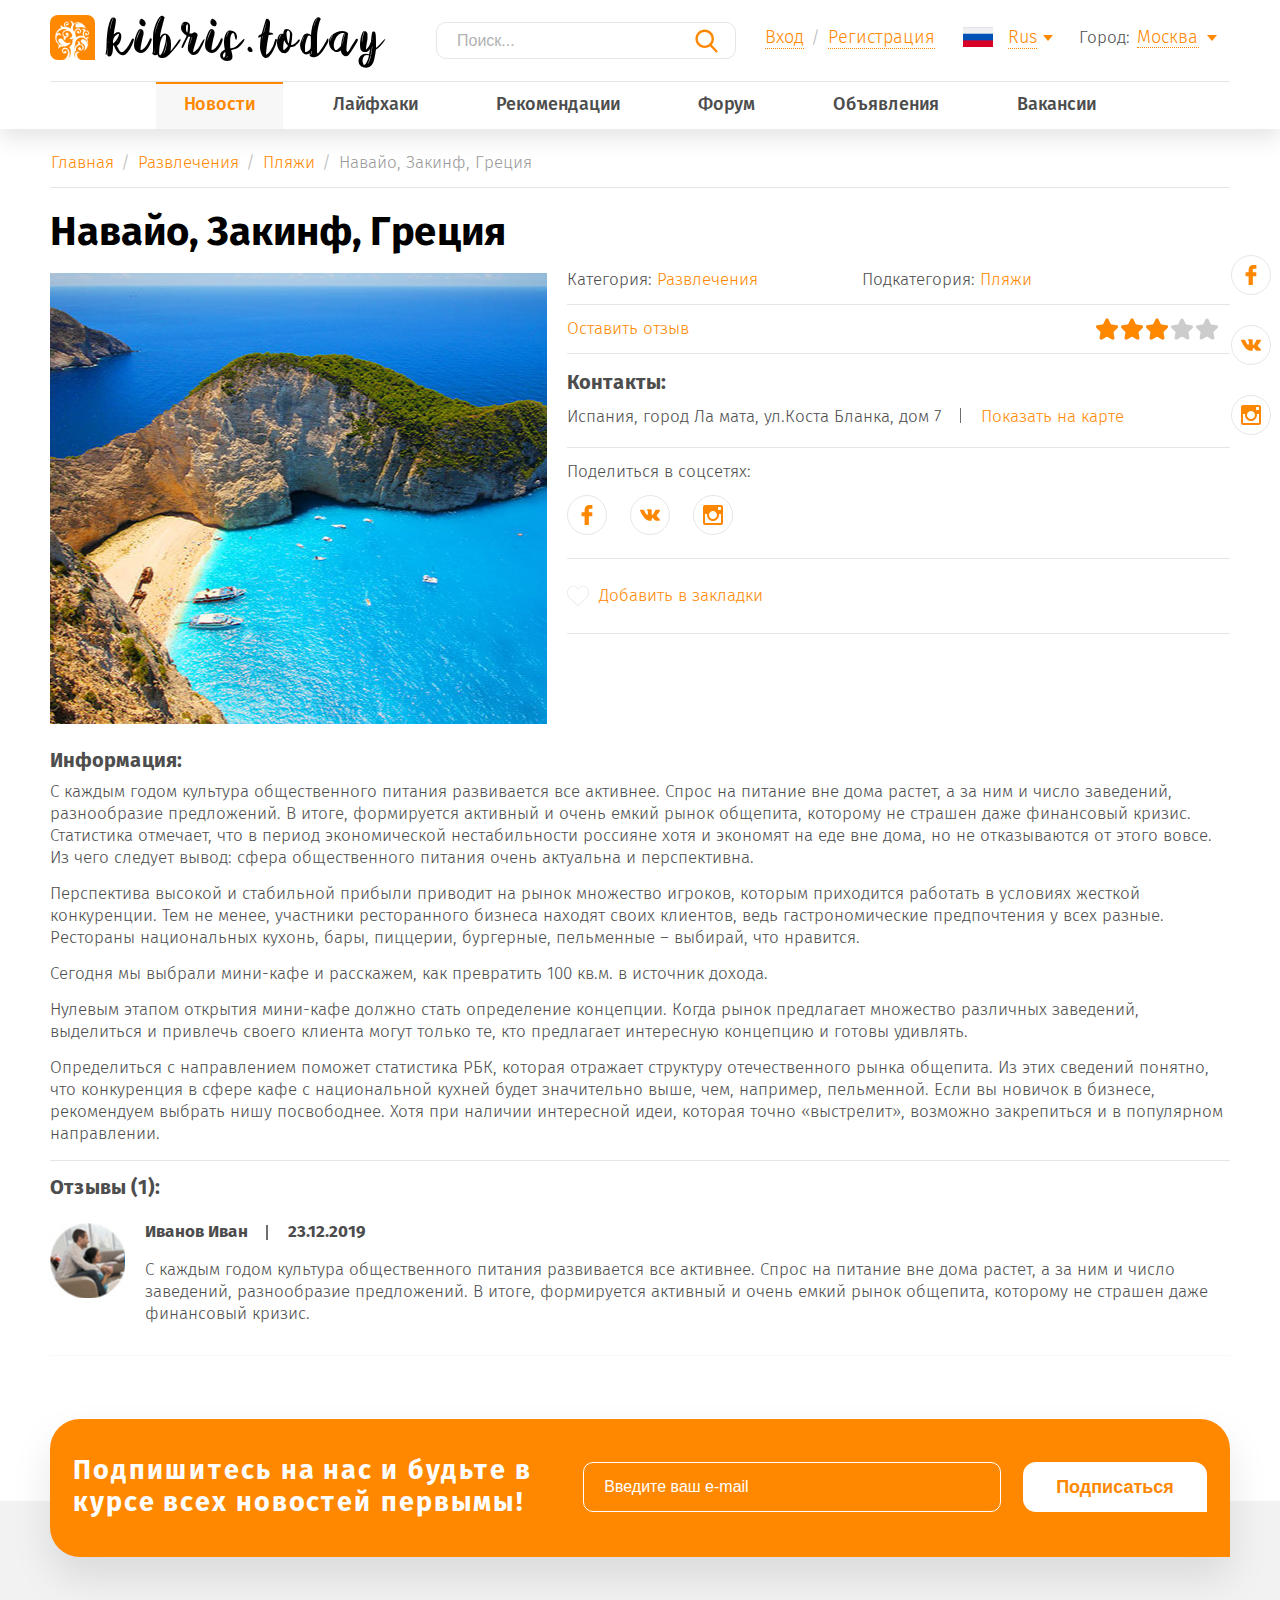
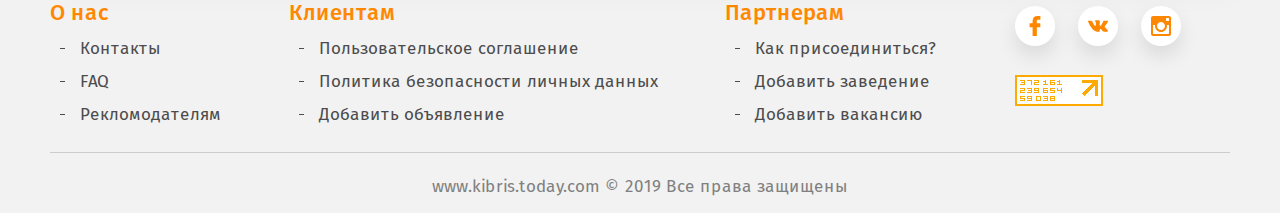
<file: open_card.html>
<!DOCTYPE html>

<html lang="ru">

<head>
	<meta charset="utf-8">
	<meta http-equiv="X-UA-Compatible" content="IE=edge" >
	<meta name="viewport" content="width=device-width, initial-scale=1.0">
	<meta name="description" content="">
	<link rel="stylesheet" type="text/css" href="style.css">
	<link rel="icon" type="image/png" href="favicon/favicon.ico" sizes="16x16">
	<title>Kibris today</title>
</head>

<body>

	<div class="wrapper">

	<!-- Header -->
		
	<header>
		<div class="header_site">
			<div class="row header_top_row">
				<div class="left_col">
					<a href="#" class="logo">
						<div class="img_box">
							<img src="img/logo.png" alt="" />
						</div>
						<div class="logo_text">
							<div>kibris.today</div>
						</div>
					</a>
				</div>
				<div class="right_col" id="menuElemsWrapp">
					<div class="inline_blocks" id="menuElems">
						<div id="searchWrap">
							<div class="search_box">
								<form>
									<input type="text" placeholder="Поиск..." />
									<input type="submit" name="#" class="search_btn" value="" />
								</form>
							</div>
						</div>
						<div>
							<ul class="orange_links_list">
								<li><a href="#" data-toggle="modal" data-target="#enterModal">Вход</a></li>
								<li><a href="#" data-toggle="modal" data-target="#regModal">Регистрация</a></li>
							</ul>
						</div>
						<div>
							<div class="select_lang_wrapp">
								<div class="dropdown_select">
									<div class="active_val">
										<div class="lang_templ">
											<div class="col_1">
												<img src="img/rus.svg" alt="RUS" />
											</div>
											<div class="col_2">
												<div class="lang">Rus</div>
											</div>
										</div>
									</div>
									<div class="dropdown_box">
										<ul class="vals_list">
											<li>
												<div class="lang_templ">
													<div class="col_1">
														<img src="img/rus.svg" alt="RUS" />
													</div>
													<div class="col_2">
														<div class="lang">Rus</div>
													</div>
												</div>
											</li>
											<li>
												<div class="lang_templ">
													<div class="col_1">
														<img src="img/rus.svg" alt="ENG" />
													</div>
													<div class="col_2">
														<div class="lang">En</div>
													</div>
												</div>
											</li>
										</ul>
									</div>
								</div>
							</div>
						</div>
						<div>
							<div class="city_templ">
								<div class="col_1">
									<p>Город:</p>
								</div>
								<div class="col_2">
									<div class="city_select dropdown_select">
										<div class="active_val">
											<p>Москва</p>
										</div>
										<div class="dropdown_box">
											<ul class="vals_list">
												<li><p>Москва</p></li>
												<li><p>Санкт-Петербург</p></li>
												<li><p>Кастрома</p></li>
												<li><p>Калининград</p></li>
											</ul>
										</div>
									</div>
								</div>
							</div>
						</div>
					</div>
					<button type="button" class="respmenubtn">
						<span></span>
						<span></span>
						<span></span>
					</button>
				</div>
			</div>
			<div class="main_nav_wrapp">
				<div class="row">
					<ul class="main_nav">
						<li><a href="#" class="active">Новости</a></li>
						<li><a href="#">Лайфхаки</a></li>
						<li><a href="#">Рекомендации</a></li>
						<li><a href="#">Форум</a></li>
						<li><a href="#">Объявления</a></li>
						<li><a href="#">Вакансии</a></li>
					</ul>
				</div>
			</div>
			<div class="resp_menu_wrapp">
				<div class="resp_search"></div>
				<div class="main_nav_resp"></div>
			</div>
		</div>
	</header>

	<!-- /Header -->

	<!-- Content -->
	<div class="content">

		<ul class="soc_list soc_list_fixed">
			<li>
				<a href="#">
					<i class="orange_facebook link"></i>
					<i class="white_facebook hover"></i>
				</a>
			</li>
			<li>
				<a href="#">
					<i class="orange_vk link"></i>
					<i class="white_vk hover"></i>
				</a>
			</li>
			<li>
				<a href="#">
					<i class="orange_inatagram link"></i>
					<i class="white_inatagram hover"></i>
				</a>
			</li>
		</ul>

		<!-- Section 1 - Open Card -->

		<section>
			<div class="row">
				<div class="breadcrumbs_wrapp breadcrumbs_wrapp_2 bottom_line">
					<ul class="breadcrumbs">
						<li><a href="#">Главная</a></li>
						<li><a href="#">Развлечения</a></li>
						<li><a href="#">Пляжи</a></li>
						<li><a href="#">Навайо, Закинф, Греция</a></li>
					</ul>
				</div>
				<div class="page_title">
					<h1>Навайо, Закинф, Греция</h1>
				</div>

				<div class="open_card_templ">
					<div class="left_col">
						<div class="card_img_box">
							<img src="img/card_img.jpg" alt="" />
						</div>
					</div>
					<div class="right_col">
						<div class="article_row">
							<div class="inline_blocks_5">
								<div>
									<p>Категория: <a href="#" class="orange_link">Развлечения</a></p>
								</div>
								<div>
									<p>Подкатегория: <a href="#" class="orange_link">Пляжи</a></p>
								</div>
							</div>
						</div>
						<div class="article_row">
							<div class="title_wrapp title_wrapp_4">
								<div class="col">
									<a href="#" class="orange_link">Оставить отзыв</a>
								</div>
								<div class="col">
									<div class="rating_wrapp">
										<div class="rating_set" id="rateYo" data-rating="3"></div>
									</div>
								</div>
							</div>
						</div>
						<div class="article_row">
							<h4>Контакты:</h4>
							<div class="overflow_wrapp">
								<div class="inline_blocks_4">
									<div>
										<p>Испания, город Ла мата, ул.Коста Бланка, дом 7</p>
									</div>
									<div>
										<p><a href="#" class="orange_link">Показать на  карте</a></p>
									</div>
								</div>
							</div>
						</div>
						<div class="article_row">
							<p>Поделиться в соцсетях:</p>
							<ul class="soc_list soc_list_inline">
								<li>
									<a href="#">
										<i class="orange_facebook link"></i>
										<i class="white_facebook hover"></i>
									</a>
								</li>
								<li>
									<a href="#">
										<i class="orange_vk link"></i>
										<i class="white_vk hover"></i>
									</a>
								</li>
								<li>
									<a href="#">
										<i class="orange_inatagram link"></i>
										<i class="white_inatagram hover"></i>
									</a>
								</li>
							</ul>
						</div>
						<div class="article_row">
							<a href="#" class="faworit_link">
								<i class="like"></i>
								<span>Добавить в закладки</span>
							</a>
						</div>
					</div>
				</div>

				<div class="card_article_text">
					<h4>Информация:</h4>
					<p>С каждым годом культура общественного питания развивается все активнее. Спрос на питание вне дома растет, а за ним и число заведений, разнообразие предложений. В итоге, формируется активный и очень емкий рынок общепита, которому не страшен даже финансовый кризис. Статистика отмечает, что в период экономической нестабильности россияне хотя и экономят на еде вне дома, но не отказываются от этого вовсе. Из чего следует вывод: сфера общественного питания очень актуальна и перспективна.</p>
					<p>Перспектива высокой и стабильной прибыли приводит на рынок множество игроков, которым приходится работать в условиях жесткой конкуренции. Тем не менее, участники ресторанного бизнеса находят своих клиентов, ведь гастрономические предпочтения у всех разные. Рестораны национальных кухонь, бары, пиццерии, бургерные, пельменные – выбирай, что нравится.</p>
					<p>Сегодня мы выбрали мини-кафе и расскажем, как превратить 100 кв.м. в источник дохода.</p>
					<p>Нулевым этапом открытия мини-кафе должно стать определение концепции. Когда рынок предлагает множество различных заведений, выделиться и привлечь своего клиента могут только те, кто предлагает интересную концепцию и готовы удивлять.</p>
					<p>Определиться с направлением поможет статистика РБК, которая отражает структуру отечественного рынка общепита. Из этих сведений понятно, что конкуренция в сфере кафе с национальной кухней будет значительно выше, чем, например, пельменной. Если вы новичок в бизнесе, рекомендуем выбрать нишу посвободнее. Хотя при наличии интересной идеи, которая точно «выстрелит», возможно закрепиться и в популярном направлении.</p>
				</div>

				<div class="testimonials_2">
					<h4>Отзывы (1):</h4>
					<div class="testimonial_wrapp">
						<div class="testimonial_col_1">
							<div class="testimonial_photo">
								<img src="img/testimonial_photo.jpg" alt="" />
							</div>
							<div class="testimonial_title_resp">
								<div class="testimonial_inlines">
									<div>
										<p>Иванов Иван</p>
									</div>
									<div>
										<p>23.12.2019</p>
									</div>
								</div>
							</div>
						</div>
						<div class="testimonial_col_2">
							<div class="testimonial_title testimonial_inlines">
								<div>
									<p>Иванов Иван</p>
								</div>
								<div>
									<p>23.12.2019</p>
								</div>
							</div>
							<div class="testimonial_content">
								<p>С каждым годом культура общественного питания развивается все активнее. Спрос на питание вне дома растет, а за ним и число заведений, разнообразие предложений. В итоге, формируется активный и очень емкий рынок общепита, которому не страшен даже финансовый кризис.</p>
							</div>
						</div>
					</div>
				</div>

			</div>
		</section>

		<!-- /Section 1 - Open Card -->

	</div>
	<!-- /Content -->

	<!-- Footer -->

		<footer>
			<div class="row">
				<div class="callback_form_sect">
					<div class="callback_form_wrapp">
						<div class="left_col">
							<h3>Подпишитесь на нас и будьте в курсе всех новостей первымы!</h3>
						</div>
						<div class="right_col">
							<div class="callback_form">
								<div class="col">
									<div class="input_wrapp_orange">
										<input type="email" placeholder="Введите ваш e-mail" />
									</div>
								</div>
								<div class="col">
									<div class="submit_wrapp">
										<input class="white_pill" type="submit" value="Подписаться" />
									</div>
								</div>
							</div>
						</div>
					</div>
				</div>
			</div>
			<div class="footer_section">
				<div class="footer row">
					<div class="footer_content">
						<div class="col">
							<div class="seo_texts_wrapp">
								<div class="seo_text">
									<h3>О нас</h3>
									<ul>
										<li><a href="#">Контакты</a></li>
										<li><a href="#">FAQ</a></li>
										<li><a href="#">Рекломодателям</a></li>
									</ul>
								</div>
								<div class="seo_text">
									<h3>Клиентам</h3>
									<ul>
										<li><a href="#">Пользовательское соглашение</a></li>
										<li><a href="#">Политика безопасности личных данных</a></li>
										<li><a href="#">Добавить объявление</a></li>
									</ul>
								</div>
								<div class="seo_text">
									<h3>Партнерам</h3>
									<ul>
										<li><a href="#">Как присоединиться?</a></li>
										<li><a href="#">Добавить заведение</a></li>
										<li><a href="#">Добавить вакансию</a></li>
									</ul>
								</div>
							</div>
						</div>
						<div class="col">
							<ul class="soc_list">
								<li>
									<a href="#">
										<i class="orange_facebook link"></i>
										<i class="white_facebook hover"></i>
									</a>
								</li>
								<li>
									<a href="#">
										<i class="orange_vk link"></i>
										<i class="white_vk hover"></i>
									</a>
								</li>
								<li>
									<a href="#">
										<i class="orange_inatagram link"></i>
										<i class="white_inatagram hover"></i>
									</a>
								</li>
							</ul>
							<div class="metric_wrapp">
								<img src="img/metric.jpg" alt="" style="display: block; width: auto; max-width: 100%;"/>
							</div>
						</div>
					</div>
					<div class="footer_bottom">
						<p><a href="#" class="grey_link">www.kibris.today.com</a> © 2019 Все права защищены </p>
					</div>
				</div>
			</div>
		</footer>

	<!-- /Footer -->

	</div>

	<!-- Modal -->

	<div class="modal fade" id="enterModal" tabindex="-1" role="dialog" aria-labelledby="enterModal" aria-hidden="true">
	  <div class="modal-dialog" role="document">
	    <div class="modal-content">
	        <div class="modal_white">
				<button type="button" data-dismiss="modal" aria-label="Close" class="close_btn"></button>
				<h3>Вход</h3>
				<div class="modal_form">
					<div class="input_wrapp">
						<input type="text" name="#" placeholder="Логин">
					</div>
					<div class="input_wrapp">
						<input type="password" name="#" placeholder="Пароль">
					</div>
					<div class="submit_wrapp">
						<input type="submit" class="orange_pill" value="Войти" />
					</div>
				</div>
				<div class="modal_footer">
					<p><a href="#" class="orange_link">Забыли пароль</a></p>
					<p><a href="#" class="orange_link">Регистрация</a></p>
				</div>
			</div>
	    </div>
	  </div>
	</div>

	<div class="modal fade" id="regModal" tabindex="-1" role="dialog" aria-labelledby="regModal" aria-hidden="true">
	  <div class="modal-dialog" role="document">
	    <div class="modal-content">
	        <div class="modal_white modal_white_2">
				<button type="button" data-dismiss="modal" aria-label="Close" class="close_btn"></button>
				<h3>Спасибо за заявку!</h3>
				<p>Наши менеджеры свяжутся с вами в ближайшее время </p>
			</div>
	    </div>
	  </div>
	</div>

	<!-- Modal -->


	<link rel="stylesheet" type="text/css" href="responsive.css">
	<link rel="stylesheet" type="text/css" href="slick/slick.css">
	<link rel="stylesheet" type="text/css" href="vendors/css/rateyo.css">
	<script src="vendors/js/jquery.js"></script>
	<script src="slick/slick.js"></script>
	<script src="vendors/js/rateyo.js"></script>
	<script src="vendors/js/bootstrap.min.js"></script>
	<script src="js/scripts.js"></script>

</body>
</html>
</file>
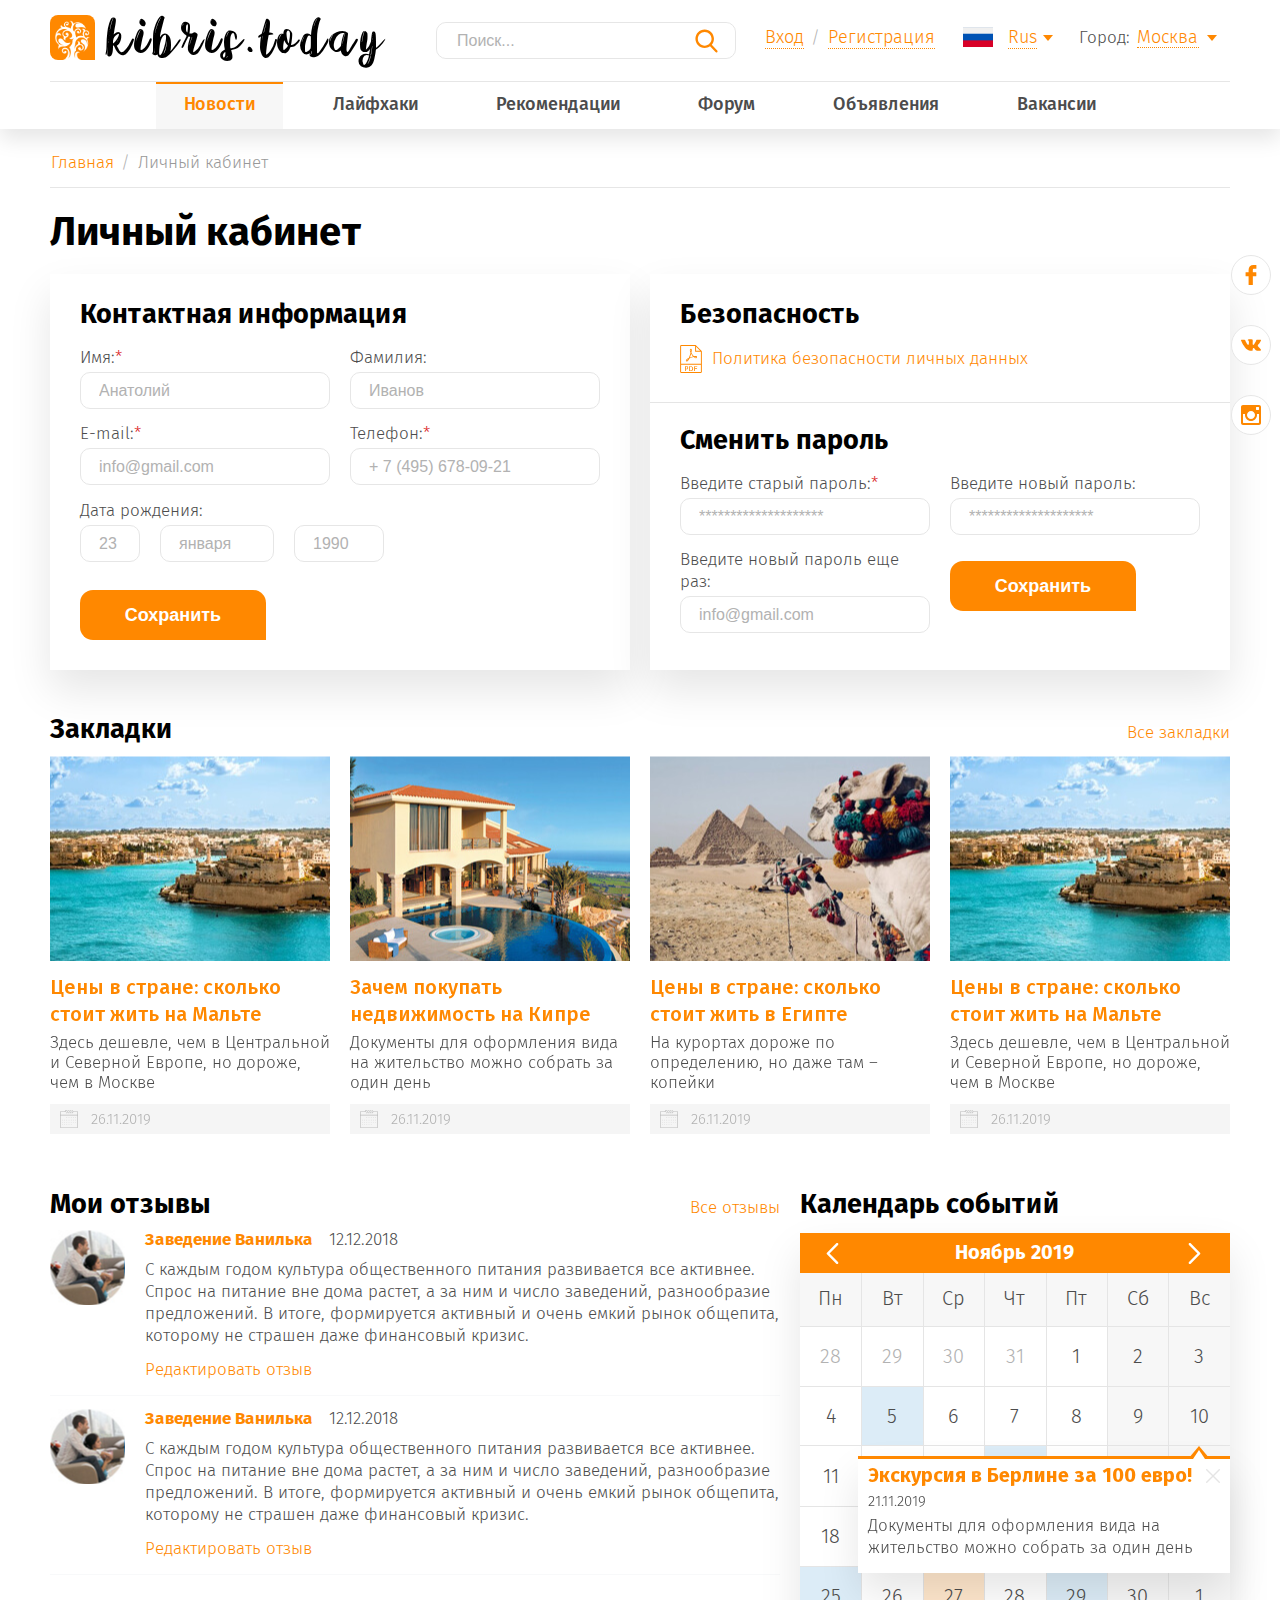
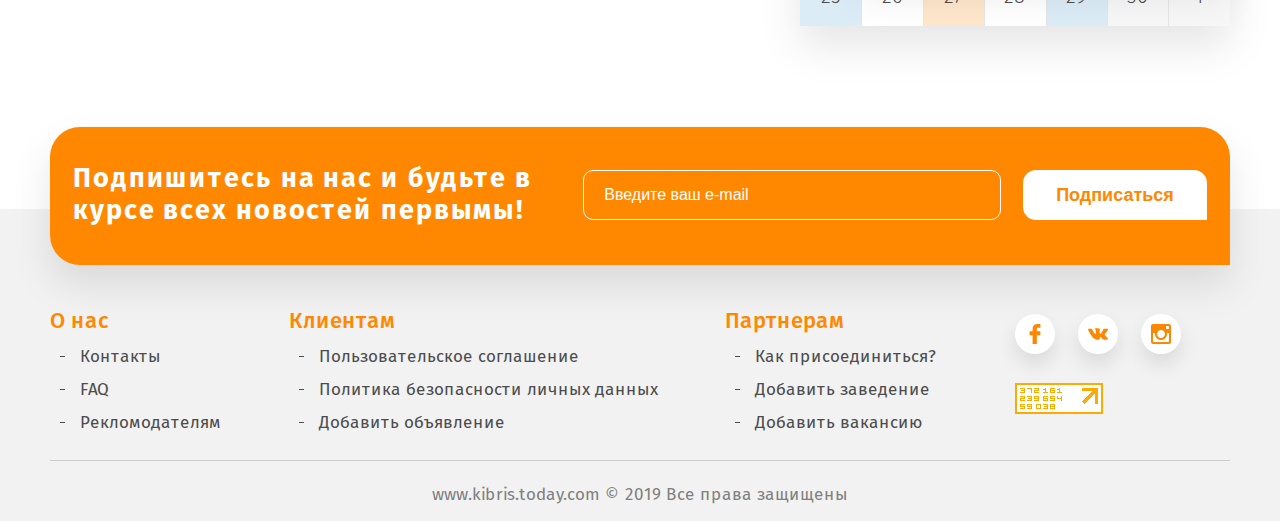
<file: private.html>
<!DOCTYPE html>

<html lang="ru">

<head>
	<meta charset="utf-8">
	<meta http-equiv="X-UA-Compatible" content="IE=edge" >
	<meta name="viewport" content="width=device-width, initial-scale=1.0">
	<meta name="description" content="">
	<link rel="stylesheet" type="text/css" href="style.css">
	<link rel="icon" type="image/png" href="favicon/favicon.ico" sizes="16x16">
	<title>Kibris today</title>
</head>

<body>

	<div class="wrapper">

	<!-- Header -->
		
	<header>
		<div class="header_site">
			<div class="row header_top_row">
				<div class="left_col">
					<a href="#" class="logo">
						<div class="img_box">
							<img src="img/logo.png" alt="" />
						</div>
						<div class="logo_text">
							<div>kibris.today</div>
						</div>
					</a>
				</div>
				<div class="right_col" id="menuElemsWrapp">
					<div class="inline_blocks" id="menuElems">
						<div id="searchWrap">
							<div class="search_box">
								<form>
									<input type="text" placeholder="Поиск..." />
									<input type="submit" name="#" class="search_btn" value="" />
								</form>
							</div>
						</div>
						<div>
							<ul class="orange_links_list">
								<li><a href="#" data-toggle="modal" data-target="#enterModal">Вход</a></li>
								<li><a href="#" data-toggle="modal" data-target="#regModal">Регистрация</a></li>
							</ul>
						</div>
						<div>
							<div class="select_lang_wrapp">
								<div class="dropdown_select">
									<div class="active_val">
										<div class="lang_templ">
											<div class="col_1">
												<img src="img/rus.svg" alt="RUS" />
											</div>
											<div class="col_2">
												<div class="lang">Rus</div>
											</div>
										</div>
									</div>
									<div class="dropdown_box">
										<ul class="vals_list">
											<li>
												<div class="lang_templ">
													<div class="col_1">
														<img src="img/rus.svg" alt="RUS" />
													</div>
													<div class="col_2">
														<div class="lang">Rus</div>
													</div>
												</div>
											</li>
											<li>
												<div class="lang_templ">
													<div class="col_1">
														<img src="img/rus.svg" alt="ENG" />
													</div>
													<div class="col_2">
														<div class="lang">En</div>
													</div>
												</div>
											</li>
										</ul>
									</div>
								</div>
							</div>
						</div>
						<div>
							<div class="city_templ">
								<div class="col_1">
									<p>Город:</p>
								</div>
								<div class="col_2">
									<div class="city_select dropdown_select">
										<div class="active_val">
											<p>Москва</p>
										</div>
										<div class="dropdown_box">
											<ul class="vals_list">
												<li><p>Москва</p></li>
												<li><p>Санкт-Петербург</p></li>
												<li><p>Кастрома</p></li>
												<li><p>Калининград</p></li>
											</ul>
										</div>
									</div>
								</div>
							</div>
						</div>
					</div>
					<button type="button" class="respmenubtn">
						<span></span>
						<span></span>
						<span></span>
					</button>
				</div>
			</div>
			<div class="main_nav_wrapp">
				<div class="row">
					<ul class="main_nav">
						<li><a href="#" class="active">Новости</a></li>
						<li><a href="#">Лайфхаки</a></li>
						<li><a href="#">Рекомендации</a></li>
						<li><a href="#">Форум</a></li>
						<li><a href="#">Объявления</a></li>
						<li><a href="#">Вакансии</a></li>
					</ul>
				</div>
			</div>
			<div class="resp_menu_wrapp">
				<div class="resp_search"></div>
				<div class="main_nav_resp"></div>
			</div>
		</div>
	</header>

	<!-- /Header -->

	<!-- Content -->
	<div class="content">

		<ul class="soc_list soc_list_fixed">
			<li>
				<a href="#">
					<i class="orange_facebook link"></i>
					<i class="white_facebook hover"></i>
				</a>
			</li>
			<li>
				<a href="#">
					<i class="orange_vk link"></i>
					<i class="white_vk hover"></i>
				</a>
			</li>
			<li>
				<a href="#">
					<i class="orange_inatagram link"></i>
					<i class="white_inatagram hover"></i>
				</a>
			</li>
		</ul>

		<!-- Section 1 - Private -->

		<section class="sect_1_resp">
			<div class="row">
				<div class="breadcrumbs_wrapp breadcrumbs_wrapp_2 bottom_line">
					<ul class="breadcrumbs">
						<li><a href="#">Главная</a></li>
						<li><a href="#">Личный кабинет</a></li>
					</ul>
				</div>
				<div class="page_title">
					<h1>Личный кабинет</h1>
				</div>
				<div class="private_thumbs">
					<div class="private_thumb">
						<h3>Контактная информация</h3>
						<form>
							<div class="private_form_wrapp">
								<div class="inputs_2">
									<div class="input_wrapp">
										<label>Имя:<span class="red">*</span></label>
										<input type="text" placeholder="Анатолий" required />
									</div>
									<div class="input_wrapp">
										<label>Фамилия:</label>
										<input type="text" placeholder="Иванов" />
									</div>
									<div class="input_wrapp">
										<label>E-mail:<span class="red">*</span></label>
										<input type="email" placeholder="info@gmail.com" required />
									</div>
									<div class="input_wrapp">
										<label>Телефон:<span class="red">*</span></label>
										<input type="tel" placeholder="+ 7 (495) 678-09-21" />
									</div>
								</div>
								<div class="input_wrapp_3">
									<label>Дата рождения:</label>
									<div class="inputs_3">
										<input class="day" type="number" placeholder="23" >
										<input class="month" type="text" placeholder="января" >
										<input class="year" type="number" placeholder="1990" >
									</div>
								</div>
								<div class="submit_wrapp_2">
									<input type="submit" class="orange_pill" name="#" value="Сохранить"/>
								</div>
							</div>
						</form>
					</div>
					<div class="private_thumb">
						<div class="private_thumb_inner">
							<h3>Безопасность</h3>
							<a href="#" class="icon_link">
								<div>
									<i class="pdf"></i>
								</div>
								<div>
									<p>Политика безопасности личных данных</p>
								</div>
							</a>
						</div>
						<h3>Сменить пароль</h3>
						<form>
							<div class="private_form_wrapp">
								<div class="inputs_2">
									<div class="input_wrapp">
										<label>Введите старый пароль:<span class="red">*</span></label>
										<input type="password" placeholder="********************" required />
									</div>
									<div class="input_wrapp">
										<label>Введите новый пароль:</label>
										<input type="password" placeholder="********************" required />
									</div>
									<div class="input_wrapp">
										<label>Введите новый пароль еще раз:</label>
										<input type="password" placeholder="info@gmail.com" required />
									</div>
									<div class="input_wrapp">
										<input type="submit" class="orange_pill" name="#" value="Сохранить"/>
									</div>
								</div>
							</div>
						</form>
					</div>
				</div>
			</div>
		</section>

		<!-- /Section 1 - Private -->

		<!-- Section 2 - Private -->

		<section>
			<div class="row">
				<div class="title_wrapp title_wrapp_3 resptitle">
					<div class="col">
						<h3>Закладки</h3>
					</div>
					<div class="col">
						<a href="#" class="orange_link">Все закладки</a>
					</div>
				</div>
				<div class="news_thumbnails news_slider_2">
					<div class="slide">
						<a href="#" class="news_thumb">
							<div class="img_box_wrapp">
								<div class="img_box">
									<img src="img/photo_1.jpg" alt="" />
								</div>
							</div>
							<div class="descript">
								<h3>Цены в стране: сколько стоит жить на Мальте</h3>
								<p>Здесь дешевле, чем в Центральной и Северной Европе, но дороже, чем в Москве</p>
							</div>
							<div class="thumb_footer">
								<p class="date"><i class="datepiker"></i>26.11.2019</p>
							</div>
						</a>
					</div>
					<div class="slide">
						<a href="#" class="news_thumb">
							<div class="img_box_wrapp">
								<div class="img_box">
									<img src="img/photo_2.jpg" alt="" />
								</div>
							</div>
							<div class="descript">
								<h3>Зачем покупать недвижимость на Кипре</h3>
								<p>Документы для оформления вида на жительство можно собрать за один день</p>
							</div>
							<div class="thumb_footer">
								<p class="date"><i class="datepiker"></i>26.11.2019</p>
							</div>
						</a>
					</div>
					<div class="slide">
						<a href="#" class="news_thumb">
							<div class="img_box_wrapp">
								<div class="img_box">
									<img src="img/photo_3.jpg" alt="" />
								</div>
							</div>
							<div class="descript">
								<h3>Цены в стране: сколько стоит жить в Египте</h3>
								<p>На курортах дороже по определению, но даже там – копейки</p>
							</div>
							<div class="thumb_footer">
								<p class="date"><i class="datepiker"></i>26.11.2019</p>
							</div>
						</a>
					</div>
					<div class="slide">
						<a href="#" class="news_thumb">
							<div class="img_box_wrapp">
								<div class="img_box">
									<img src="img/photo_1.jpg" alt="" />
								</div>
							</div>
							<div class="descript">
								<h3>Цены в стране: сколько стоит жить на Мальте</h3>
								<p>Здесь дешевле, чем в Центральной и Северной Европе, но дороже, чем в Москве</p>
							</div>
							<div class="thumb_footer">
								<p class="date"><i class="datepiker"></i>26.11.2019</p>
							</div>
						</a>
					</div>
					<div class="slide">
						<a href="#" class="news_thumb">
							<div class="img_box_wrapp">
								<div class="img_box">
									<img src="img/photo_2.jpg" alt="" />
								</div>
							</div>
							<div class="descript">
								<h3>Зачем покупать недвижимость на Кипре</h3>
								<p>Документы для оформления вида на жительство можно собрать за один день</p>
							</div>
							<div class="thumb_footer">
								<p class="date"><i class="datepiker"></i>26.11.2019</p>
							</div>
						</a>
					</div>
					<div class="slide">
						<a href="#" class="news_thumb">
							<div class="img_box_wrapp">
								<div class="img_box">
									<img src="img/photo_3.jpg" alt="" />
								</div>
							</div>
							<div class="descript">
								<h3>Цены в стране: сколько стоит жить в Египте</h3>
								<p>На курортах дороже по определению, но даже там – копейки</p>
							</div>
							<div class="thumb_footer">
								<p class="date"><i class="datepiker"></i>26.11.2019</p>
							</div>
						</a>
					</div>
				</div>
				<div class="orange_link_wrapp">
					<a href="#" class="orange_link">Все закладки</a>
				</div>
			</div>
		</section>

		<!-- /Section 2 - Private -->

		<!-- Section 3 - Private -->

		<section>
			<div class="row">
				<div class="two_cols_2">
					<div class="left_col">
						<div class="title_wrapp resptitle">
							<div class="col">
								<h3>Мои отзывы</h3>
							</div>
							<div class="col">
								<a href="#" class="orange_link">Все отзывы</a>
							</div>
						</div>
						<div class="testimonials">
							<div class="testimonial_wrapp">
								<div class="testimonial_col_1">
									<div class="testimonial_photo">
										<img src="img/testimonial_photo.jpg" alt="" />
									</div>
									<div class="testimonial_title_resp">
										<div>
											<h4>Заведение Ванилька</h4>
										</div>
										<div>
											<p>12.12.2018</p>
										</div>
									</div>
								</div>
								<div class="testimonial_col_2">
									<div class="testimonial_title">
										<div>
											<h4>Заведение Ванилька</h4>
										</div>
										<div>
											<p>12.12.2018</p>
										</div>
									</div>
									<div class="testimonial_content">
										<p>С каждым годом культура общественного питания развивается все активнее. Спрос на питание вне дома растет, а за ним и число заведений, разнообразие предложений. В итоге, формируется активный и очень емкий рынок общепита, которому не страшен даже финансовый кризис.</p>
										<a href="#" class="orange_link">Редактировать отзыв</a>
									</div>
								</div>
							</div>
							<div class="testimonial_wrapp">
								<div class="testimonial_col_1">
									<div class="testimonial_photo">
										<img src="img/testimonial_photo.jpg" alt="" />
									</div>
									<div class="testimonial_title_resp">
										<div>
											<h4>Заведение Ванилька</h4>
										</div>
										<div>
											<p>12.12.2018</p>
										</div>
									</div>
								</div>
								<div class="testimonial_col_2">
									<div class="testimonial_title">
										<div>
											<h4>Заведение Ванилька</h4>
										</div>
										<div>
											<p>12.12.2018</p>
										</div>
									</div>
									<div class="testimonial_content">
										<p>С каждым годом культура общественного питания развивается все активнее. Спрос на питание вне дома растет, а за ним и число заведений, разнообразие предложений. В итоге, формируется активный и очень емкий рынок общепита, которому не страшен даже финансовый кризис.</p>
										<a href="#" class="orange_link">Редактировать отзыв</a>
									</div>
								</div>
							</div>
						</div>
						<div class="orange_link_wrapp">
							<a href="#" class="orange_link">Все отзывы</a>
						</div>
					</div>
					<div class="right_col">
						<h3>Календарь событий</h3>
						<div class="datepicker_wrapp">
							<div class="datepicker_header">
								<button type="button" class="left_btn"><i  class="left_white_arrow"></i></button>
								<p>Ноябрь 2019</p>
								<button type="button" class="right_btn"><i  class="right_white_arrow"></i></button>
							</div>
							<div class="datepicker_table">
								<div>
									<span class="vert_border"></span>
									<span class="vert_border"></span>
									<span class="vert_border"></span>
									<span class="vert_border"></span>
									<span class="vert_border"></span>
									<span class="vert_border"></span>
								</div>
								<div>
									<span class="gor_border"></span>
									<span class="gor_border"></span>
									<span class="gor_border"></span>
									<span class="gor_border"></span>
									<span class="gor_border"></span>
								</div>
								<div class="datepicker_title">
									<div>
										<p>Пн</p>
									</div>
									<div>
										<p>Вт</p>
									</div>
									<div>
										<p>Ср</p>
									</div>
									<div>
										<p>Чт</p>
									</div>
									<div>
										<p>Пт</p>
									</div>
									<div>
										<p>Сб</p>
									</div>
									<div>
										<p>Вс</p>
									</div>
								</div>
								<div class="datepiker_days">
									<div class="past_day"><p>28</p></div>
									<div class="past_day"><p>29</p></div>
									<div class="past_day"><p>30</p></div>
									<div class="past_day"><p>31</p></div>
									<div><p>1</p></div>
									<div class="grey_day"><p>2</p></div>
									<div class="grey_day"><p>3</p></div>
									<div><p>4</p></div>
									<div class="blue_day">
										<p>5</p>
									</div>
									<div><p>6</p></div>
									<div><p>7</p></div>
									<div><p>8</p></div>
									<div class="grey_day"><p>9</p></div>
									<div class="grey_day event_day">
										<p>10</p>
										<div class="event_info">
											<button type="button" class="close_btn_2"></button>
											<h5>Экскурсия в Берлине за 100 евро!</h5>
											<p class="date">21.11.2019</p>
											<p>Документы для оформления вида на жительство можно собрать за один день</p>
										</div>
									</div>
									<div><p>11</p></div>
									<div><p>12</p></div>
									<div><p>13</p></div>
									<div  class="blue_day"><p>14</p></div>
									<div><p>15</p></div>
									<div class="grey_day"><p>16</p></div>
									<div class="grey_day"><p>17</p></div>
									<div><p>18</p></div>
									<div><p>19</p></div>
									<div><p>20</p></div>
									<div><p>21</p></div>
									<div><p>22</p></div>
									<div class="grey_day"><p>23</p></div>
									<div class="grey_day"><p>24</p></div>
									<div class="blue_day"><p>25</p></div>
									<div><p>26</p></div>
									<div class="pink_day"><p>27</p></div>
									<div><p>28</p></div>
									<div class="blue_day"><p>29</p></div>
									<div class="grey_day"><p>30</p></div>
									<div class="grey_day"><p>1</p></div>
								</div>
							</div>
						</div>							
					</div>
				</div>
			</div>
		</section>

		<!-- /Section 3 - Private -->

	</div>
	<!-- /Content -->

	<!-- Footer -->

		<footer>
			<div class="row">
				<div class="callback_form_sect">
					<div class="callback_form_wrapp">
						<div class="left_col">
							<h3>Подпишитесь на нас и будьте в курсе всех новостей первымы!</h3>
						</div>
						<div class="right_col">
							<div class="callback_form">
								<div class="col">
									<div class="input_wrapp_orange">
										<input type="email" placeholder="Введите ваш e-mail" />
									</div>
								</div>
								<div class="col">
									<div class="submit_wrapp">
										<input class="white_pill" type="submit" value="Подписаться" />
									</div>
								</div>
							</div>
						</div>
					</div>
				</div>
			</div>
			<div class="footer_section">
				<div class="footer row">
					<div class="footer_content">
						<div class="col">
							<div class="seo_texts_wrapp">
								<div class="seo_text">
									<h3>О нас</h3>
									<ul>
										<li><a href="#">Контакты</a></li>
										<li><a href="#">FAQ</a></li>
										<li><a href="#">Рекломодателям</a></li>
									</ul>
								</div>
								<div class="seo_text">
									<h3>Клиентам</h3>
									<ul>
										<li><a href="#">Пользовательское соглашение</a></li>
										<li><a href="#">Политика безопасности личных данных</a></li>
										<li><a href="#">Добавить объявление</a></li>
									</ul>
								</div>
								<div class="seo_text">
									<h3>Партнерам</h3>
									<ul>
										<li><a href="#">Как присоединиться?</a></li>
										<li><a href="#">Добавить заведение</a></li>
										<li><a href="#">Добавить вакансию</a></li>
									</ul>
								</div>
							</div>
						</div>
						<div class="col">
							<ul class="soc_list">
								<li>
									<a href="#">
										<i class="orange_facebook link"></i>
										<i class="white_facebook hover"></i>
									</a>
								</li>
								<li>
									<a href="#">
										<i class="orange_vk link"></i>
										<i class="white_vk hover"></i>
									</a>
								</li>
								<li>
									<a href="#">
										<i class="orange_inatagram link"></i>
										<i class="white_inatagram hover"></i>
									</a>
								</li>
							</ul>
							<div class="metric_wrapp">
								<img src="img/metric.jpg" alt="" style="display: block; width: auto; max-width: 100%;"/>
							</div>
						</div>
					</div>
					<div class="footer_bottom">
						<p><a href="#" class="grey_link">www.kibris.today.com</a> © 2019 Все права защищены </p>
					</div>
				</div>
			</div>
		</footer>

	<!-- /Footer -->

	</div>

	<!-- Modal -->

	<div class="modal fade" id="enterModal" tabindex="-1" role="dialog" aria-labelledby="enterModal" aria-hidden="true">
	  <div class="modal-dialog" role="document">
	    <div class="modal-content">
	        <div class="modal_white">
				<button type="button" data-dismiss="modal" aria-label="Close" class="close_btn"></button>
				<h3>Вход</h3>
				<div class="modal_form">
					<div class="input_wrapp">
						<input type="text" name="#" placeholder="Логин">
					</div>
					<div class="input_wrapp">
						<input type="password" name="#" placeholder="Пароль">
					</div>
					<div class="submit_wrapp">
						<input type="submit" class="orange_pill" value="Войти" />
					</div>
				</div>
				<div class="modal_footer">
					<p><a href="#" class="orange_link">Забыли пароль</a></p>
					<p><a href="#" class="orange_link">Регистрация</a></p>
				</div>
			</div>
	    </div>
	  </div>
	</div>

	<div class="modal fade" id="regModal" tabindex="-1" role="dialog" aria-labelledby="regModal" aria-hidden="true">
	  <div class="modal-dialog" role="document">
	    <div class="modal-content">
	        <div class="modal_white modal_white_2">
				<button type="button" data-dismiss="modal" aria-label="Close" class="close_btn"></button>
				<h3>Спасибо за заявку!</h3>
				<p>Наши менеджеры свяжутся с вами в ближайшее время </p>
			</div>
	    </div>
	  </div>
	</div>

	<!-- Modal -->


	<link rel="stylesheet" type="text/css" href="responsive.css">
	<link rel="stylesheet" type="text/css" href="slick/slick.css">
	<link rel="stylesheet" type="text/css" href="vendors/css/rateyo.css">
	<script src="vendors/js/jquery.js"></script>
	<script src="slick/slick.js"></script>
	<script src="vendors/js/rateyo.js"></script>
	<script src="vendors/js/bootstrap.min.js"></script>
	<script src="js/scripts.js"></script>

</body>
</html>
</file>
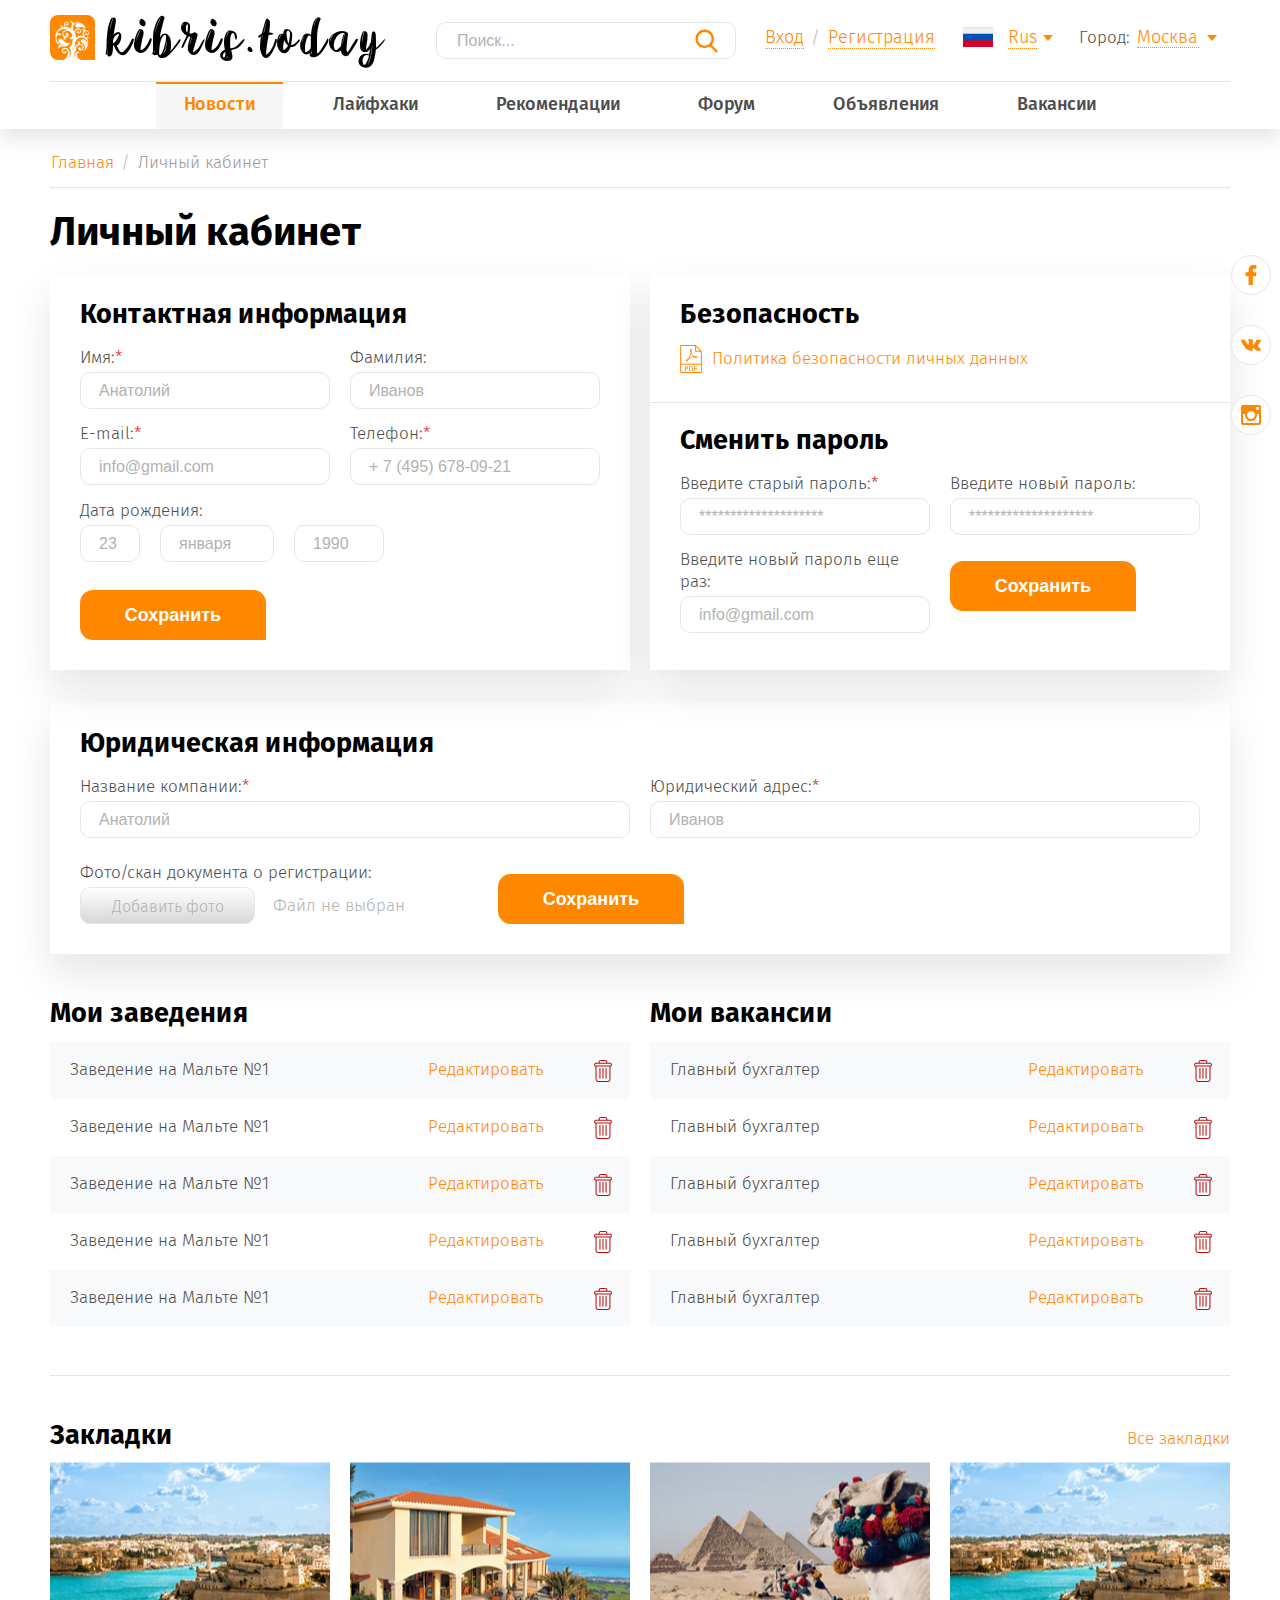
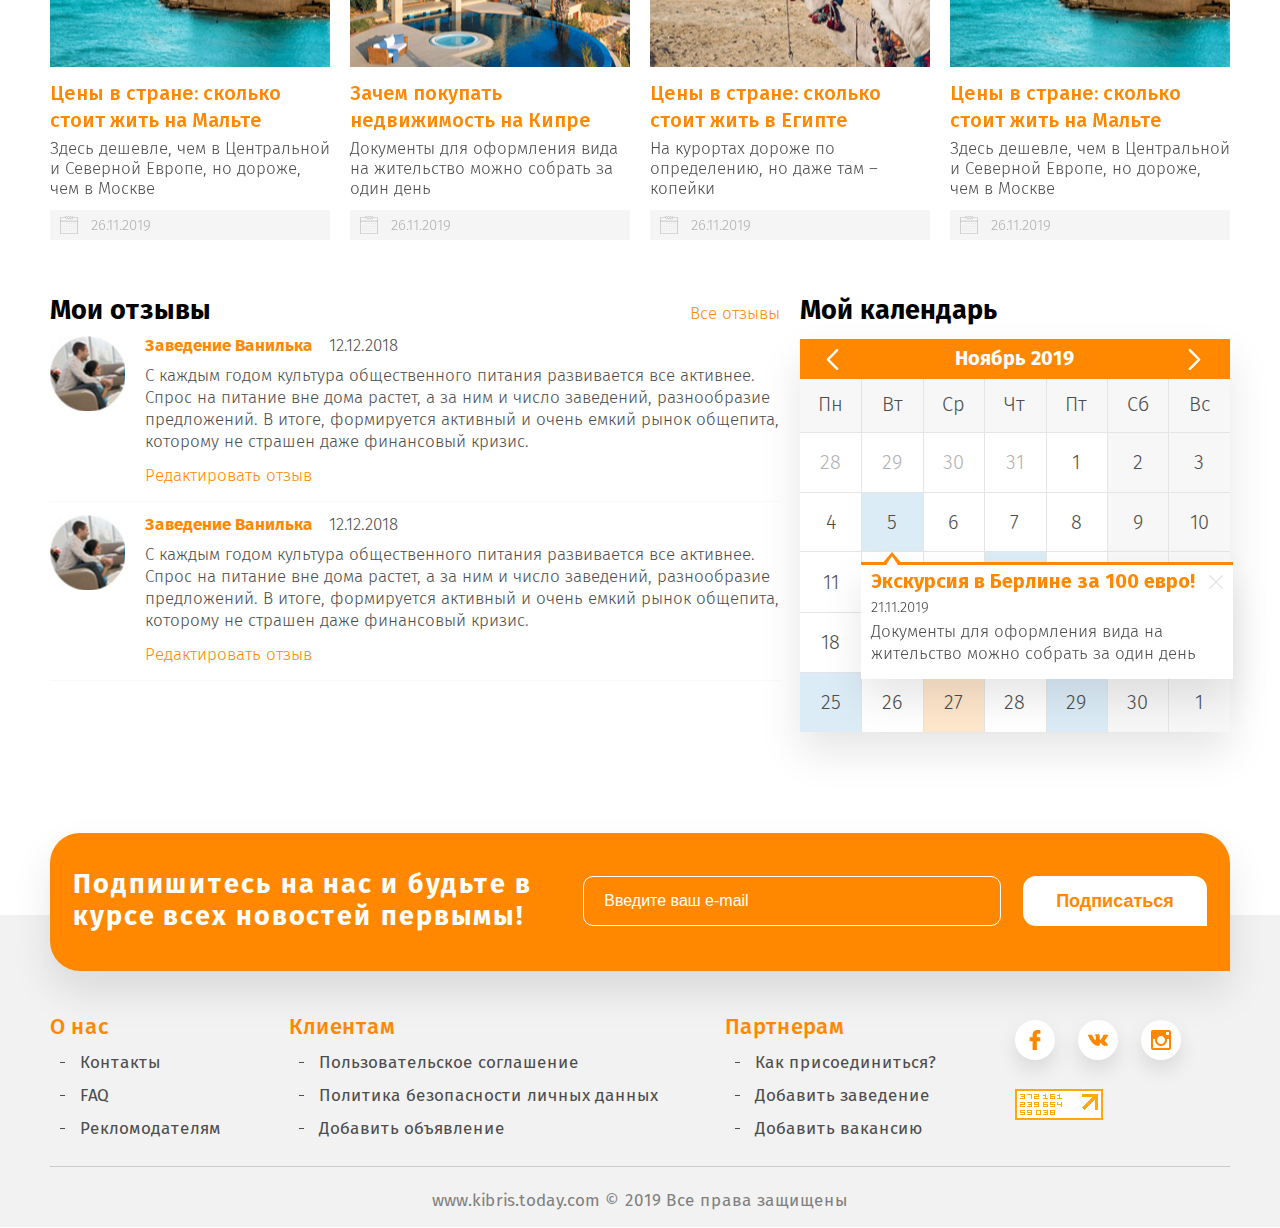
<file: private_2.html>
<!DOCTYPE html>

<html lang="ru">

<head>
	<meta charset="utf-8">
	<meta http-equiv="X-UA-Compatible" content="IE=edge" >
	<meta name="viewport" content="width=device-width, initial-scale=1.0">
	<meta name="description" content="">
	<link rel="stylesheet" type="text/css" href="style.css">
	<link rel="icon" type="image/png" href="favicon/favicon.ico" sizes="16x16">
	<title>Kibris today</title>
</head>

<body>

	<div class="wrapper">

	<!-- Header -->
		
	<header>
		<div class="header_site">
			<div class="row header_top_row">
				<div class="left_col">
					<a href="#" class="logo">
						<div class="img_box">
							<img src="img/logo.png" alt="" />
						</div>
						<div class="logo_text">
							<div>kibris.today</div>
						</div>
					</a>
				</div>
				<div class="right_col" id="menuElemsWrapp">
					<div class="inline_blocks" id="menuElems">
						<div id="searchWrap">
							<div class="search_box">
								<form>
									<input type="text" placeholder="Поиск..." />
									<input type="submit" name="#" class="search_btn" value="" />
								</form>
							</div>
						</div>
						<div>
							<ul class="orange_links_list">
								<li><a href="#" data-toggle="modal" data-target="#enterModal">Вход</a></li>
								<li><a href="#" data-toggle="modal" data-target="#regModal">Регистрация</a></li>
							</ul>
						</div>
						<div>
							<div class="select_lang_wrapp">
								<div class="dropdown_select">
									<div class="active_val">
										<div class="lang_templ">
											<div class="col_1">
												<img src="img/rus.svg" alt="RUS" />
											</div>
											<div class="col_2">
												<div class="lang">Rus</div>
											</div>
										</div>
									</div>
									<div class="dropdown_box">
										<ul class="vals_list">
											<li>
												<div class="lang_templ">
													<div class="col_1">
														<img src="img/rus.svg" alt="RUS" />
													</div>
													<div class="col_2">
														<div class="lang">Rus</div>
													</div>
												</div>
											</li>
											<li>
												<div class="lang_templ">
													<div class="col_1">
														<img src="img/rus.svg" alt="ENG" />
													</div>
													<div class="col_2">
														<div class="lang">En</div>
													</div>
												</div>
											</li>
										</ul>
									</div>
								</div>
							</div>
						</div>
						<div>
							<div class="city_templ">
								<div class="col_1">
									<p>Город:</p>
								</div>
								<div class="col_2">
									<div class="city_select dropdown_select">
										<div class="active_val">
											<p>Москва</p>
										</div>
										<div class="dropdown_box">
											<ul class="vals_list">
												<li><p>Москва</p></li>
												<li><p>Санкт-Петербург</p></li>
												<li><p>Кастрома</p></li>
												<li><p>Калининград</p></li>
											</ul>
										</div>
									</div>
								</div>
							</div>
						</div>
					</div>
					<button type="button" class="respmenubtn">
						<span></span>
						<span></span>
						<span></span>
					</button>
				</div>
			</div>
			<div class="main_nav_wrapp">
				<div class="row">
					<ul class="main_nav">
						<li><a href="#" class="active">Новости</a></li>
						<li><a href="#">Лайфхаки</a></li>
						<li><a href="#">Рекомендации</a></li>
						<li><a href="#">Форум</a></li>
						<li><a href="#">Объявления</a></li>
						<li><a href="#">Вакансии</a></li>
					</ul>
				</div>
			</div>
			<div class="resp_menu_wrapp">
				<div class="resp_search"></div>
				<div class="main_nav_resp"></div>
			</div>
		</div>
	</header>

	<!-- /Header -->

	<!-- Content -->
	<div class="content">

		<ul class="soc_list soc_list_fixed">
			<li>
				<a href="#">
					<i class="orange_facebook link"></i>
					<i class="white_facebook hover"></i>
				</a>
			</li>
			<li>
				<a href="#">
					<i class="orange_vk link"></i>
					<i class="white_vk hover"></i>
				</a>
			</li>
			<li>
				<a href="#">
					<i class="orange_inatagram link"></i>
					<i class="white_inatagram hover"></i>
				</a>
			</li>
		</ul>

		<!-- Section 1 - Private 2 -->

		<section>
			<div class="row">
				<div class="breadcrumbs_wrapp breadcrumbs_wrapp_2 bottom_line">
					<ul class="breadcrumbs">
						<li><a href="#">Главная</a></li>
						<li><a href="#">Личный кабинет</a></li>
					</ul>
				</div>
				<div class="page_title">
					<h1>Личный кабинет</h1>
				</div>
				<div class="private_thumbs">
					<div class="private_thumb">
						<h3>Контактная информация</h3>
						<form>
							<div class="private_form_wrapp">
								<div class="inputs_2">
									<div class="input_wrapp">
										<label>Имя:<span class="red">*</span></label>
										<input type="text" placeholder="Анатолий" required />
									</div>
									<div class="input_wrapp">
										<label>Фамилия:</label>
										<input type="text" placeholder="Иванов" />
									</div>
									<div class="input_wrapp">
										<label>E-mail:<span class="red">*</span></label>
										<input type="email" placeholder="info@gmail.com" required />
									</div>
									<div class="input_wrapp">
										<label>Телефон:<span class="red">*</span></label>
										<input type="tel" placeholder="+ 7 (495) 678-09-21" />
									</div>
								</div>
								<div class="input_wrapp_3">
									<label>Дата рождения:</label>
									<div class="inputs_3">
										<input class="day" type="number" placeholder="23" >
										<input class="month" type="text" placeholder="января" >
										<input class="year" type="number" placeholder="1990" >
									</div>
								</div>
								<div class="submit_wrapp_2">
									<input type="submit" class="orange_pill" name="#" value="Сохранить"/>
								</div>
							</div>
						</form>
					</div>
					<div class="private_thumb">
						<div class="private_thumb_inner">
							<h3>Безопасность</h3>
							<a href="#" class="icon_link">
								<div>
									<i class="pdf"></i>
								</div>
								<div>
									<p>Политика безопасности личных данных</p>
								</div>
							</a>
						</div>
						<h3>Сменить пароль</h3>
						<form>
							<div class="private_form_wrapp">
								<div class="inputs_2">
									<div class="input_wrapp">
										<label>Введите старый пароль:<span class="red">*</span></label>
										<input type="password" placeholder="********************" required />
									</div>
									<div class="input_wrapp">
										<label>Введите новый пароль:</label>
										<input type="password" placeholder="********************" required />
									</div>
									<div class="input_wrapp">
										<label>Введите новый пароль еще раз:</label>
										<input type="password" placeholder="info@gmail.com" required />
									</div>
									<div class="input_wrapp">
										<input type="submit" class="orange_pill" name="#" value="Сохранить"/>
									</div>
								</div>
							</div>
						</form>
					</div>
				</div>
				<div class="private_thumb privat_thumb_2">
					<h3>Юридическая информация</h3>
					<form>
						<div class="private_form_wrapp">
							<div class="inputs_2">
								<div class="input_wrapp">
									<label>Название компании:<span class="red">*</span></label>
									<input type="text" placeholder="Анатолий" required />
								</div>
								<div class="input_wrapp">
									<label>Юридический адрес:<span class="red">*</span></label>
									<input type="text" placeholder="Иванов" />
								</div>								
							</div>
							<div class="file_wrapp">
								<div class="file_upload_wrapp">
									<label>Фото/скан документа о регистрации:</label>
									<div class="file_input_wrapp">
										<div>
											<label for="file_1" class="upload_file"><input type="file" id="file_1" name="file">Добавить фото</label>
										</div>
										<div>
											<p class="file_name">Файл не выбран</p>
										</div>
									</div>
								</div>
								<div class="inline_submit_wrapp">
									<input type="submit" class="orange_pill" value="Сохранить" />
								</div>	
							</div>
						</div>
					</form>
				</div>
				<div class="tables_thumbs">
					<div class="table_thumb">
						<h3>Мои заведения</h3>
						<div class="table_3">
							<div class="table_row">
								<div class="cell">
									<p>Заведение на Мальте №1</p>
								</div>
								<div class="cell">
									<a href="#" class="orange_link">Редактировать</a>
								</div>
								<div class="cell">
									<button type="button" class="del_btn"><i class="trash"></i></button>
								</div>
							</div>
							<div class="table_row">
								<div class="cell">
									<p>Заведение на Мальте №1</p>
								</div>
								<div class="cell">
									<a href="#" class="orange_link">Редактировать</a>
								</div>
								<div class="cell">
									<button type="button" class="del_btn"><i class="trash"></i></button>
								</div>
							</div>
							<div class="table_row">
								<div class="cell">
									<p>Заведение на Мальте №1</p>
								</div>
								<div class="cell">
									<a href="#" class="orange_link">Редактировать</a>
								</div>
								<div class="cell">
									<button type="button" class="del_btn"><i class="trash"></i></button>
								</div>
							</div>
							<div class="table_row">
								<div class="cell">
									<p>Заведение на Мальте №1</p>
								</div>
								<div class="cell">
									<a href="#" class="orange_link">Редактировать</a>
								</div>
								<div class="cell">
									<button type="button" class="del_btn"><i class="trash"></i></button>
								</div>
							</div>
							<div class="table_row">
								<div class="cell">
									<p>Заведение на Мальте №1</p>
								</div>
								<div class="cell">
									<a href="#" class="orange_link">Редактировать</a>
								</div>
								<div class="cell">
									<button type="button" class="del_btn"><i class="trash"></i></button>
								</div>
							</div>							
						</div>
					</div>
					<div class="table_thumb">
						<h3>Мои вакансии</h3>
						<div class="table_3">
							<div class="table_row">
								<div class="cell">
									<p>Главный бухгалтер</p>
								</div>
								<div class="cell">
									<a href="#" class="orange_link">Редактировать</a>
								</div>
								<div class="cell">
									<button type="button" class="del_btn"><i class="trash"></i></button>
								</div>
							</div>
							<div class="table_row">
								<div class="cell">
									<p>Главный бухгалтер</p>
								</div>
								<div class="cell">
									<a href="#" class="orange_link">Редактировать</a>
								</div>
								<div class="cell">
									<button type="button" class="del_btn"><i class="trash"></i></button>
								</div>
							</div>
							<div class="table_row">
								<div class="cell">
									<p>Главный бухгалтер</p>
								</div>
								<div class="cell">
									<a href="#" class="orange_link">Редактировать</a>
								</div>
								<div class="cell">
									<button type="button" class="del_btn"><i class="trash"></i></button>
								</div>
							</div>
							<div class="table_row">
								<div class="cell">
									<p>Главный бухгалтер</p>
								</div>
								<div class="cell">
									<a href="#" class="orange_link">Редактировать</a>
								</div>
								<div class="cell">
									<button type="button" class="del_btn"><i class="trash"></i></button>
								</div>
							</div>
							<div class="table_row">
								<div class="cell">
									<p>Главный бухгалтер</p>
								</div>
								<div class="cell">
									<a href="#" class="orange_link">Редактировать</a>
								</div>
								<div class="cell">
									<button type="button" class="del_btn"><i class="trash"></i></button>
								</div>
							</div>							
						</div>
					</div>
				</div>
			</div>
		</section>

		<!-- /Section 1 - Private 2 -->

		<!-- Section 2 - Private -->

		<section>
			<div class="row">
				<div class="title_wrapp title_wrapp_3 resptitle">
					<div class="col">
						<h3>Закладки</h3>
					</div>
					<div class="col">
						<a href="#" class="orange_link">Все закладки</a>
					</div>
				</div>
				<div class="news_thumbnails news_slider_2">
					<div class="slide">
						<a href="#" class="news_thumb">
							<div class="img_box_wrapp">
								<div class="img_box">
									<img src="img/photo_1.jpg" alt="" />
								</div>
							</div>
							<div class="descript">
								<h3>Цены в стране: сколько стоит жить на Мальте</h3>
								<p>Здесь дешевле, чем в Центральной и Северной Европе, но дороже, чем в Москве</p>
							</div>
							<div class="thumb_footer">
								<p class="date"><i class="datepiker"></i>26.11.2019</p>
							</div>
						</a>
					</div>
					<div class="slide">
						<a href="#" class="news_thumb">
							<div class="img_box_wrapp">
								<div class="img_box">
									<img src="img/photo_2.jpg" alt="" />
								</div>
							</div>
							<div class="descript">
								<h3>Зачем покупать недвижимость на Кипре</h3>
								<p>Документы для оформления вида на жительство можно собрать за один день</p>
							</div>
							<div class="thumb_footer">
								<p class="date"><i class="datepiker"></i>26.11.2019</p>
							</div>
						</a>
					</div>
					<div class="slide">
						<a href="#" class="news_thumb">
							<div class="img_box_wrapp">
								<div class="img_box">
									<img src="img/photo_3.jpg" alt="" />
								</div>
							</div>
							<div class="descript">
								<h3>Цены в стране: сколько стоит жить в Египте</h3>
								<p>На курортах дороже по определению, но даже там – копейки</p>
							</div>
							<div class="thumb_footer">
								<p class="date"><i class="datepiker"></i>26.11.2019</p>
							</div>
						</a>
					</div>
					<div class="slide">
						<a href="#" class="news_thumb">
							<div class="img_box_wrapp">
								<div class="img_box">
									<img src="img/photo_1.jpg" alt="" />
								</div>
							</div>
							<div class="descript">
								<h3>Цены в стране: сколько стоит жить на Мальте</h3>
								<p>Здесь дешевле, чем в Центральной и Северной Европе, но дороже, чем в Москве</p>
							</div>
							<div class="thumb_footer">
								<p class="date"><i class="datepiker"></i>26.11.2019</p>
							</div>
						</a>
					</div>
					<div class="slide">
						<a href="#" class="news_thumb">
							<div class="img_box_wrapp">
								<div class="img_box">
									<img src="img/photo_2.jpg" alt="" />
								</div>
							</div>
							<div class="descript">
								<h3>Зачем покупать недвижимость на Кипре</h3>
								<p>Документы для оформления вида на жительство можно собрать за один день</p>
							</div>
							<div class="thumb_footer">
								<p class="date"><i class="datepiker"></i>26.11.2019</p>
							</div>
						</a>
					</div>
					<div class="slide">
						<a href="#" class="news_thumb">
							<div class="img_box_wrapp">
								<div class="img_box">
									<img src="img/photo_3.jpg" alt="" />
								</div>
							</div>
							<div class="descript">
								<h3>Цены в стране: сколько стоит жить в Египте</h3>
								<p>На курортах дороже по определению, но даже там – копейки</p>
							</div>
							<div class="thumb_footer">
								<p class="date"><i class="datepiker"></i>26.11.2019</p>
							</div>
						</a>
					</div>
				</div>
				<div class="orange_link_wrapp">
					<a href="#" class="orange_link">Все закладки</a>
				</div>
			</div>
		</section>

		<!-- /Section 2 - Private -->

		<!-- Section 3 - Private -->
		<section>
			<div class="row">
				<div class="two_cols_2">
					<div class="left_col">
						<div class="title_wrapp">
							<div class="col">
								<h3>Мои отзывы</h3>
							</div>
							<div class="col">
								<a href="#" class="orange_link">Все отзывы</a>
							</div>
						</div>
						<div class="testimonials">
							<div class="testimonial_wrapp">
								<div class="testimonial_col_1">
									<div class="testimonial_photo">
										<img src="img/testimonial_photo.jpg" alt="" />
									</div>
								</div>
								<div class="testimonial_col_2">
									<div class="testimonial_title">
										<div>
											<h4>Заведение Ванилька</h4>
										</div>
										<div>
											<p>12.12.2018</p>
										</div>
									</div>
									<div class="testimonial_content">
										<p>С каждым годом культура общественного питания развивается все активнее. Спрос на питание вне дома растет, а за ним и число заведений, разнообразие предложений. В итоге, формируется активный и очень емкий рынок общепита, которому не страшен даже финансовый кризис.</p>
										<a href="#" class="orange_link">Редактировать отзыв</a>
									</div>
								</div>
							</div>
							<div class="testimonial_wrapp">
								<div class="testimonial_col_1">
									<div class="testimonial_photo">
										<img src="img/testimonial_photo.jpg" alt="" />
									</div>
								</div>
								<div class="testimonial_col_2">
									<div class="testimonial_title">
										<div>
											<h4>Заведение Ванилька</h4>
										</div>
										<div>
											<p>12.12.2018</p>
										</div>
									</div>
									<div class="testimonial_content">
										<p>С каждым годом культура общественного питания развивается все активнее. Спрос на питание вне дома растет, а за ним и число заведений, разнообразие предложений. В итоге, формируется активный и очень емкий рынок общепита, которому не страшен даже финансовый кризис.</p>
										<a href="#" class="orange_link">Редактировать отзыв</a>
									</div>
								</div>
							</div>
						</div>
					</div>
					<div class="right_col">
						<h3>Мой календарь</h3>
						<div class="datepicker_wrapp">
							<div class="datepicker_header">
								<button type="button" class="left_btn"><i  class="left_white_arrow"></i></button>
								<p>Ноябрь 2019</p>
								<button type="button" class="right_btn"><i  class="right_white_arrow"></i></button>
							</div>
							<div class="datepicker_table">
								<div>
									<span class="vert_border"></span>
									<span class="vert_border"></span>
									<span class="vert_border"></span>
									<span class="vert_border"></span>
									<span class="vert_border"></span>
									<span class="vert_border"></span>
								</div>
								<div>
									<span class="gor_border"></span>
									<span class="gor_border"></span>
									<span class="gor_border"></span>
									<span class="gor_border"></span>
									<span class="gor_border"></span>
								</div>
								<div class="datepicker_title">
									<div>
										<p>Пн</p>
									</div>
									<div>
										<p>Вт</p>
									</div>
									<div>
										<p>Ср</p>
									</div>
									<div>
										<p>Чт</p>
									</div>
									<div>
										<p>Пт</p>
									</div>
									<div>
										<p>Сб</p>
									</div>
									<div>
										<p>Вс</p>
									</div>
								</div>
								<div class="datepiker_days">
									<div class="past_day"><p>28</p></div>
									<div class="past_day"><p>29</p></div>
									<div class="past_day"><p>30</p></div>
									<div class="past_day"><p>31</p></div>
									<div><p>1</p></div>
									<div class="grey_day"><p>2</p></div>
									<div class="grey_day"><p>3</p></div>
									<div><p>4</p></div>
									<div class="blue_day event_day">
										<p>5</p>
										<div class="event_info">
											<button type="button" class="close_btn_2"></button>
											<h5>Экскурсия в Берлине за 100 евро!</h5>
											<p class="date">21.11.2019</p>
											<p>Документы для оформления вида на жительство можно собрать за один день</p>
										</div>
									</div>
									<div><p>6</p></div>
									<div><p>7</p></div>
									<div><p>8</p></div>
									<div class="grey_day"><p>9</p></div>
									<div class="grey_day">
										<p>10</p>
									</div>
									<div><p>11</p></div>
									<div><p>12</p></div>
									<div><p>13</p></div>
									<div  class="blue_day"><p>14</p></div>
									<div><p>15</p></div>
									<div class="grey_day"><p>16</p></div>
									<div class="grey_day"><p>17</p></div>
									<div><p>18</p></div>
									<div><p>19</p></div>
									<div><p>20</p></div>
									<div><p>21</p></div>
									<div><p>22</p></div>
									<div class="grey_day"><p>23</p></div>
									<div class="grey_day"><p>24</p></div>
									<div class="blue_day"><p>25</p></div>
									<div><p>26</p></div>
									<div class="pink_day"><p>27</p></div>
									<div><p>28</p></div>
									<div class="blue_day"><p>29</p></div>
									<div class="grey_day"><p>30</p></div>
									<div class="grey_day"><p>1</p></div>
								</div>
							</div>
						</div>							
					</div>
				</div>
			</div>
		</section>

		<!-- /Section 3 - Private -->

	</div>
	<!-- /Content -->

	<!-- Footer -->

		<footer>
			<div class="row">
				<div class="callback_form_sect">
					<div class="callback_form_wrapp">
						<div class="left_col">
							<h3>Подпишитесь на нас и будьте в курсе всех новостей первымы!</h3>
						</div>
						<div class="right_col">
							<div class="callback_form">
								<div class="col">
									<div class="input_wrapp_orange">
										<input type="email" placeholder="Введите ваш e-mail" />
									</div>
								</div>
								<div class="col">
									<div class="submit_wrapp">
										<input class="white_pill" type="submit" value="Подписаться" />
									</div>
								</div>
							</div>
						</div>
					</div>
				</div>
			</div>
			<div class="footer_section">
				<div class="footer row">
					<div class="footer_content">
						<div class="col">
							<div class="seo_texts_wrapp">
								<div class="seo_text">
									<h3>О нас</h3>
									<ul>
										<li><a href="#">Контакты</a></li>
										<li><a href="#">FAQ</a></li>
										<li><a href="#">Рекломодателям</a></li>
									</ul>
								</div>
								<div class="seo_text">
									<h3>Клиентам</h3>
									<ul>
										<li><a href="#">Пользовательское соглашение</a></li>
										<li><a href="#">Политика безопасности личных данных</a></li>
										<li><a href="#">Добавить объявление</a></li>
									</ul>
								</div>
								<div class="seo_text">
									<h3>Партнерам</h3>
									<ul>
										<li><a href="#">Как присоединиться?</a></li>
										<li><a href="#">Добавить заведение</a></li>
										<li><a href="#">Добавить вакансию</a></li>
									</ul>
								</div>
							</div>
						</div>
						<div class="col">
							<ul class="soc_list">
								<li>
									<a href="#">
										<i class="orange_facebook link"></i>
										<i class="white_facebook hover"></i>
									</a>
								</li>
								<li>
									<a href="#">
										<i class="orange_vk link"></i>
										<i class="white_vk hover"></i>
									</a>
								</li>
								<li>
									<a href="#">
										<i class="orange_inatagram link"></i>
										<i class="white_inatagram hover"></i>
									</a>
								</li>
							</ul>
							<div class="metric_wrapp">
								<img src="img/metric.jpg" alt="" style="display: block; width: auto; max-width: 100%;"/>
							</div>
						</div>
					</div>
					<div class="footer_bottom">
						<p><a href="#" class="grey_link">www.kibris.today.com</a> © 2019 Все права защищены </p>
					</div>
				</div>
			</div>
		</footer>

	<!-- /Footer -->

	</div>

	<!-- Modal -->

	<div class="modal fade" id="enterModal" tabindex="-1" role="dialog" aria-labelledby="enterModal" aria-hidden="true">
	  <div class="modal-dialog" role="document">
	    <div class="modal-content">
	        <div class="modal_white">
				<button type="button" data-dismiss="modal" aria-label="Close" class="close_btn"></button>
				<h3>Вход</h3>
				<div class="modal_form">
					<div class="input_wrapp">
						<input type="text" name="#" placeholder="Логин">
					</div>
					<div class="input_wrapp">
						<input type="password" name="#" placeholder="Пароль">
					</div>
					<div class="submit_wrapp">
						<input type="submit" class="orange_pill" value="Войти" />
					</div>
				</div>
				<div class="modal_footer">
					<p><a href="#" class="orange_link">Забыли пароль</a></p>
					<p><a href="#" class="orange_link">Регистрация</a></p>
				</div>
			</div>
	    </div>
	  </div>
	</div>

	<div class="modal fade" id="regModal" tabindex="-1" role="dialog" aria-labelledby="regModal" aria-hidden="true">
	  <div class="modal-dialog" role="document">
	    <div class="modal-content">
	        <div class="modal_white modal_white_2">
				<button type="button" data-dismiss="modal" aria-label="Close" class="close_btn"></button>
				<h3>Спасибо за заявку!</h3>
				<p>Наши менеджеры свяжутся с вами в ближайшее время </p>
			</div>
	    </div>
	  </div>
	</div>

	<!-- Modal -->


	<link rel="stylesheet" type="text/css" href="responsive.css">
	<link rel="stylesheet" type="text/css" href="slick/slick.css">
	<link rel="stylesheet" type="text/css" href="vendors/css/rateyo.css">
	<script src="vendors/js/jquery.js"></script>
	<script src="slick/slick.js"></script>
	<script src="vendors/js/rateyo.js"></script>
	<script src="vendors/js/bootstrap.min.js"></script>
	<script src="js/scripts.js"></script>

</body>
</html>
</file>
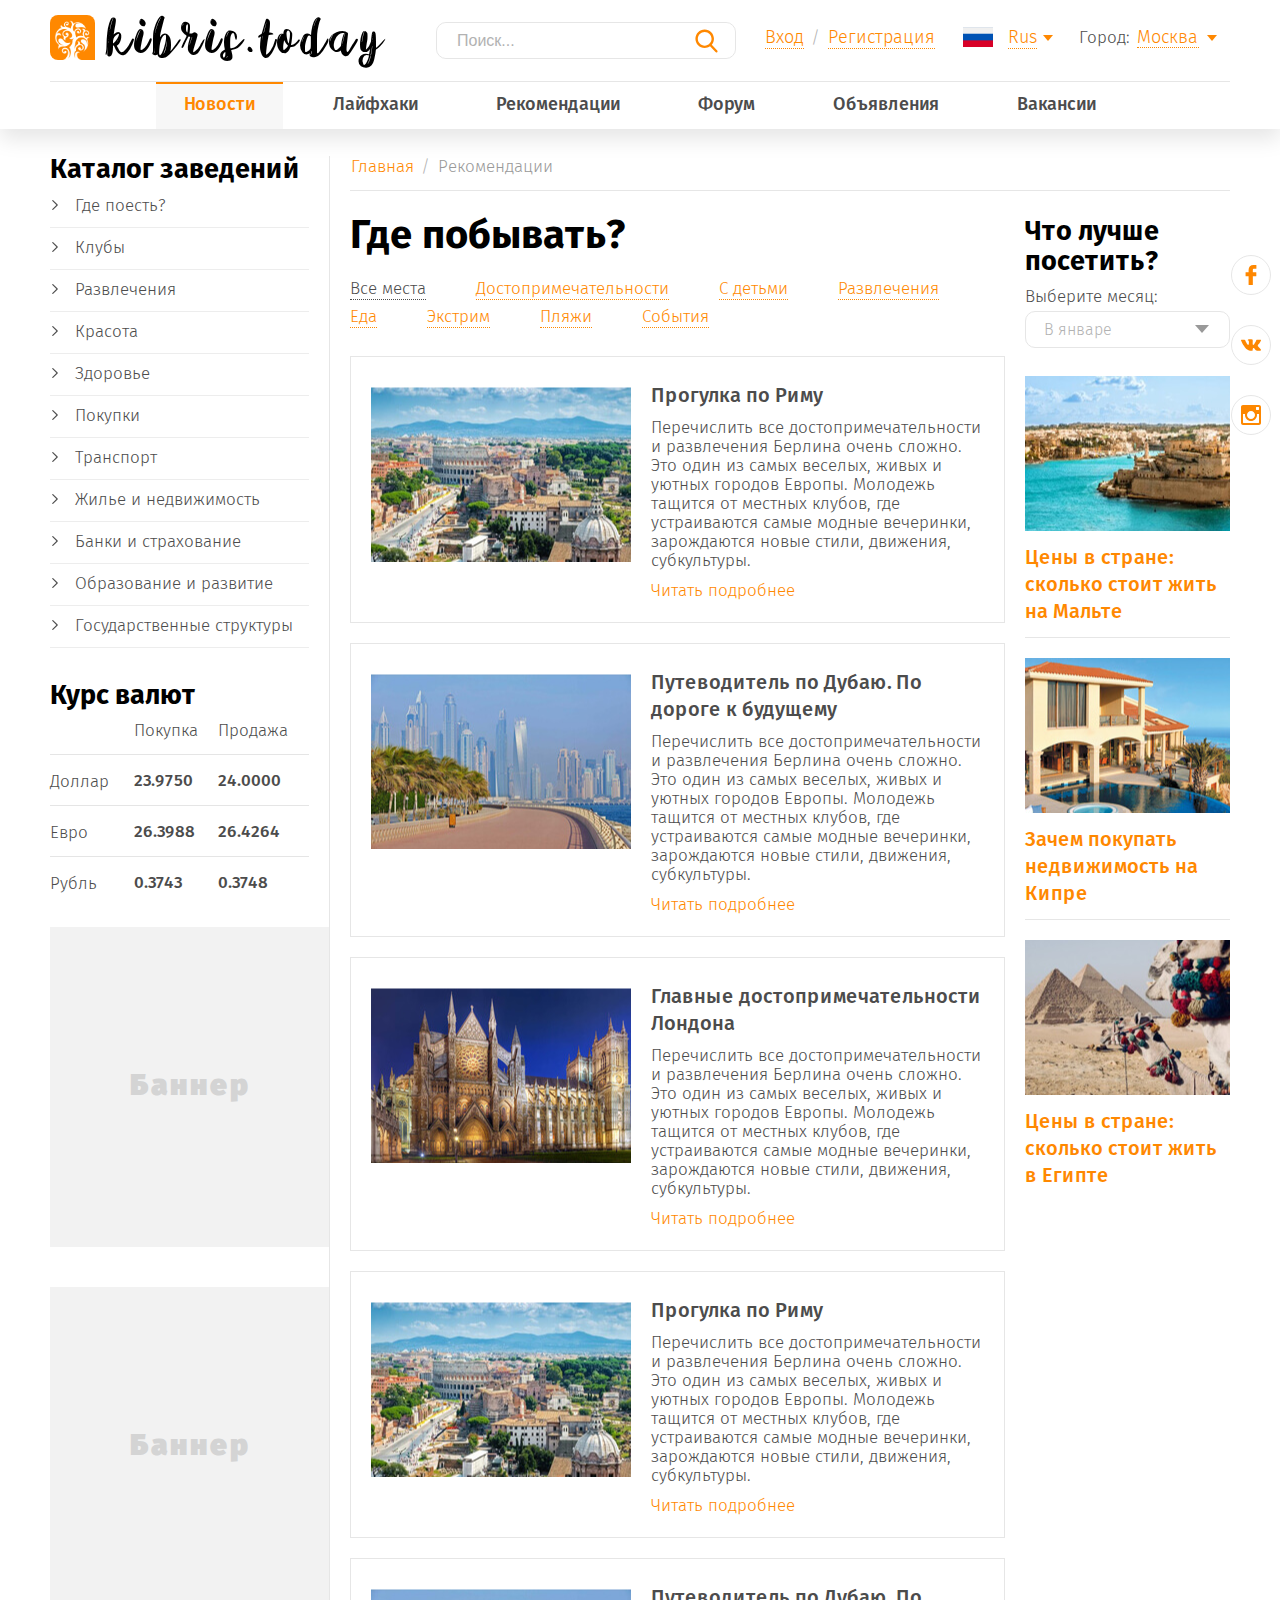
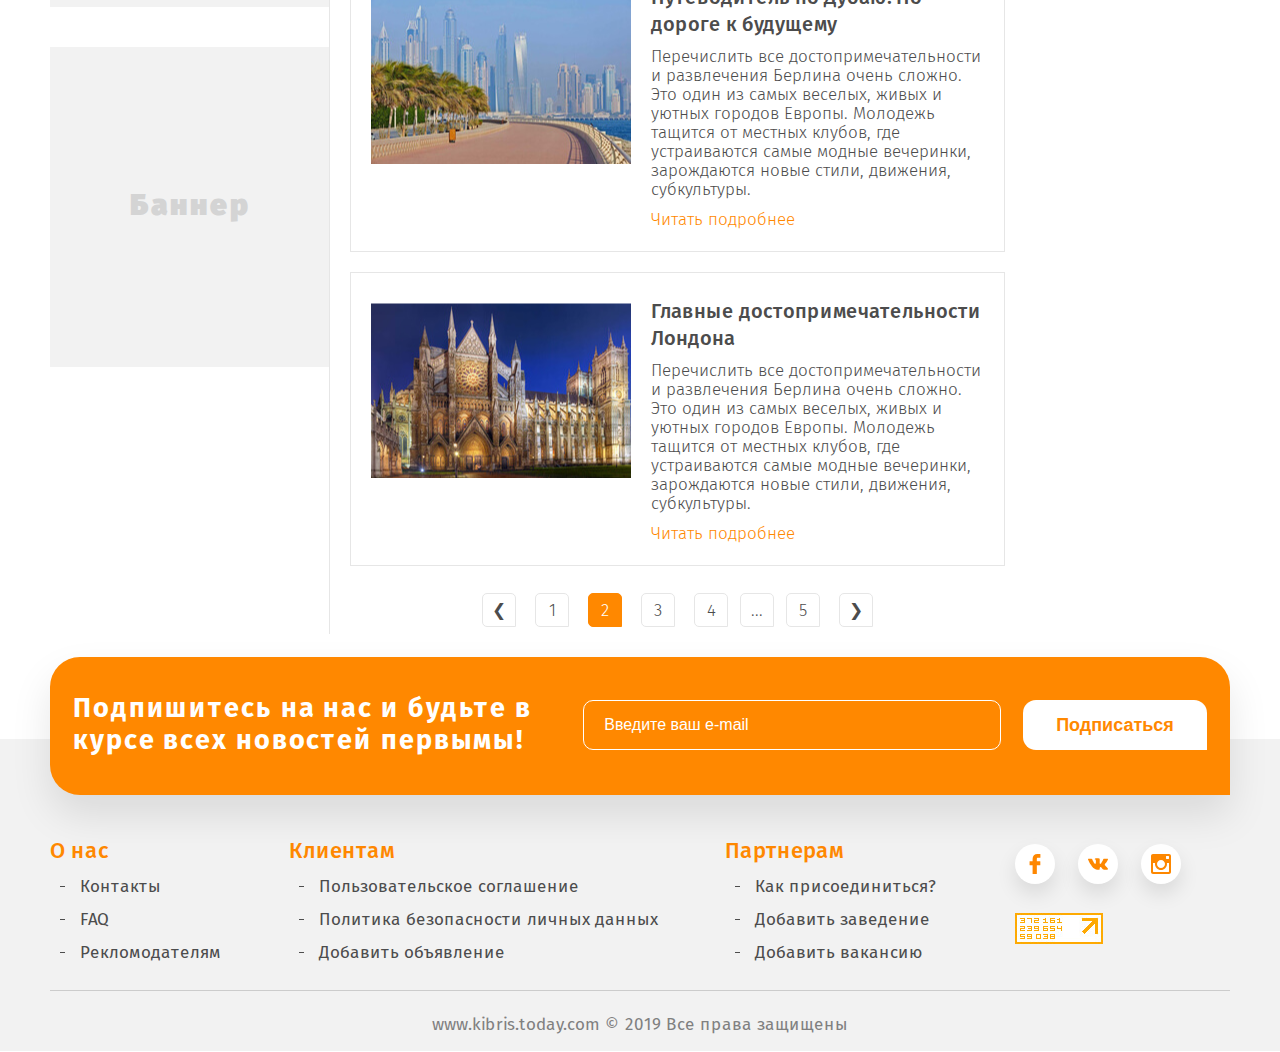
<file: recommendations.html>
<!DOCTYPE html>

<html lang="ru">

<head>
	<meta charset="utf-8">
	<meta http-equiv="X-UA-Compatible" content="IE=edge" >
	<meta name="viewport" content="width=device-width, initial-scale=1.0">
	<meta name="description" content="">
	<link rel="stylesheet" type="text/css" href="style.css">
	<link rel="icon" type="image/png" href="favicon/favicon.ico" sizes="16x16">
	<title>Kibris today</title>
</head>

<body>

	<div class="wrapper">

	<!-- Header -->
		
	<header>
		<div class="header_site">
			<div class="row header_top_row">
				<div class="left_col">
					<a href="#" class="logo">
						<div class="img_box">
							<img src="img/logo.png" alt="" />
						</div>
						<div class="logo_text">
							<div>kibris.today</div>
						</div>
					</a>
				</div>
				<div class="right_col" id="menuElemsWrapp">
					<div class="inline_blocks" id="menuElems">
						<div id="searchWrap">
							<div class="search_box">
								<form>
									<input type="text" placeholder="Поиск..." />
									<input type="submit" name="#" class="search_btn" value="" />
								</form>
							</div>
						</div>
						<div>
							<ul class="orange_links_list">
								<li><a href="#" data-toggle="modal" data-target="#enterModal">Вход</a></li>
								<li><a href="#" data-toggle="modal" data-target="#regModal">Регистрация</a></li>
							</ul>
						</div>
						<div>
							<div class="select_lang_wrapp">
								<div class="dropdown_select">
									<div class="active_val">
										<div class="lang_templ">
											<div class="col_1">
												<img src="img/rus.svg" alt="RUS" />
											</div>
											<div class="col_2">
												<div class="lang">Rus</div>
											</div>
										</div>
									</div>
									<div class="dropdown_box">
										<ul class="vals_list">
											<li>
												<div class="lang_templ">
													<div class="col_1">
														<img src="img/rus.svg" alt="RUS" />
													</div>
													<div class="col_2">
														<div class="lang">Rus</div>
													</div>
												</div>
											</li>
											<li>
												<div class="lang_templ">
													<div class="col_1">
														<img src="img/rus.svg" alt="ENG" />
													</div>
													<div class="col_2">
														<div class="lang">En</div>
													</div>
												</div>
											</li>
										</ul>
									</div>
								</div>
							</div>
						</div>
						<div>
							<div class="city_templ">
								<div class="col_1">
									<p>Город:</p>
								</div>
								<div class="col_2">
									<div class="city_select dropdown_select">
										<div class="active_val">
											<p>Москва</p>
										</div>
										<div class="dropdown_box">
											<ul class="vals_list">
												<li><p>Москва</p></li>
												<li><p>Санкт-Петербург</p></li>
												<li><p>Кастрома</p></li>
												<li><p>Калининград</p></li>
											</ul>
										</div>
									</div>
								</div>
							</div>
						</div>
					</div>
					<button type="button" class="respmenubtn">
						<span></span>
						<span></span>
						<span></span>
					</button>
				</div>
			</div>
			<div class="main_nav_wrapp">
				<div class="row">
					<ul class="main_nav">
						<li><a href="#" class="active">Новости</a></li>
						<li><a href="#">Лайфхаки</a></li>
						<li><a href="#">Рекомендации</a></li>
						<li><a href="#">Форум</a></li>
						<li><a href="#">Объявления</a></li>
						<li><a href="#">Вакансии</a></li>
					</ul>
				</div>
			</div>
			<div class="resp_menu_wrapp">
				<div class="resp_search"></div>
				<div class="main_nav_resp"></div>
			</div>
		</div>
	</header>

	<!-- /Header -->

	<!-- Content -->
	<div class="content">

		<ul class="soc_list soc_list_fixed">
			<li>
				<a href="#">
					<i class="orange_facebook link"></i>
					<i class="white_facebook hover"></i>
				</a>
			</li>
			<li>
				<a href="#">
					<i class="orange_vk link"></i>
					<i class="white_vk hover"></i>
				</a>
			</li>
			<li>
				<a href="#">
					<i class="orange_inatagram link"></i>
					<i class="white_inatagram hover"></i>
				</a>
			</li>
		</ul>

		<!-- Section 1 - Recomendations Page -->

		<section>
			<div class="row">
				<div class="two_cols_templ two_cols_templ_2">					
					<div class="right_col">
						<div class="catalog_resp_wrapp">
							<div class="catalog_resp_btn">
								<p>Каталог заведений <i class="right_arrow"></i></p>
							</div>
							<div class="catalog_resp"></div>
						</div>
						<div class="breadcrumbs_wrapp bottom_line">
							<ul class="breadcrumbs">
								<li><a href="#">Главная</a></li>
								<li><a href="#">Рекомендации</a></li>
							</ul>
						</div>
						<div class="two_cols_templ_3">
							<div class="templ_left_col">
								<div class="page_title">
									<h1>Где побывать?</h1>
								</div>
								<div class="overflow_wrapp desc_links">
									<ul class="links_list">
										<li><a href="#" class="active">Все места</a></li>
										<li><a href="#">Достопримечательности</a></li>
										<li><a href="#">С детьми</a></li>
										<li><a href="#">Развлечения</a></li>
										<li><a href="#">Еда</a></li>
										<li><a href="#">Экстрим</a></li>
										<li><a href="#">Пляжи</a></li>
										<li><a href="#">События</a></li>
									</ul>
								</div>

								<div class="resp_select">
									<div class="custom_select dropdown_select">
										<div class="active_val">
											<p>Все места</p>
										</div>
										<div class="dropdown_box">
											<ul class="vals_list">
												<li><a href="#">Все места</a></li>
												<li><a href="#">Достопримечательности</a></li>
												<li><a href="#">С детьми</a></li>
												<li><a href="#">Развлечения</a></li>
												<li><a href="#">Еда</a></li>
												<li><a href="#">Экстрим</a></li>
												<li><a href="#">Пляжи</a></li>
												<li><a href="#">События</a></li>
											</ul>
										</div>
									</div>
								</div>

								<div class="articles_wrapp">
									<div class="articles_thumbs">
										<div class="article_thumb">
											<div class="col">
												<div class="img_box">
													<img src="img/photo_5.jpg" alt="" />
												</div>
											</div>
											<div class="col">
												<h3>Прогулка по Риму</h3>
												<p>Перечислить все достопримечательности и развлечения Берлина очень сложно. Это один из самых веселых, живых и уютных городов Европы. Молодежь тащится от местных клубов, где устраиваются самые модные вечеринки, зарождаются новые стили, движения, субкультуры.</p>
												<a href="#" class="orange_link">Читать подробнее</a>
											</div>
										</div>
										<div class="article_thumb">
											<div class="col">
												<div class="img_box">
													<img src="img/photo_4.jpg" alt="" />
												</div>
											</div>
											<div class="col">
												<h3>Путеводитель по Дубаю. По дороге к будущему</h3>
												<p>Перечислить все достопримечательности и развлечения Берлина очень сложно. Это один из самых веселых, живых и уютных городов Европы. Молодежь тащится от местных клубов, где устраиваются самые модные вечеринки, зарождаются новые стили, движения, субкультуры.</p>
												<a href="#" class="orange_link">Читать подробнее</a>
											</div>
										</div>
										<div class="article_thumb">
											<div class="col">
												<div class="img_box">
													<img src="img/photo.jpg" alt="" />
												</div>
											</div>
											<div class="col">
												<h3>Главные достопримечательности Лондона</h3>
												<p>Перечислить все достопримечательности и развлечения Берлина очень сложно. Это один из самых веселых, живых и уютных городов Европы. Молодежь тащится от местных клубов, где устраиваются самые модные вечеринки, зарождаются новые стили, движения, субкультуры.</p>
												<a href="#" class="orange_link">Читать подробнее</a>
											</div>
										</div>
										<div class="article_thumb">
											<div class="col">
												<div class="img_box">
													<img src="img/photo_5.jpg" alt="" />
												</div>
											</div>
											<div class="col">
												<h3>Прогулка по Риму</h3>
												<p>Перечислить все достопримечательности и развлечения Берлина очень сложно. Это один из самых веселых, живых и уютных городов Европы. Молодежь тащится от местных клубов, где устраиваются самые модные вечеринки, зарождаются новые стили, движения, субкультуры.</p>
												<a href="#" class="orange_link">Читать подробнее</a>
											</div>
										</div>
										<div class="article_thumb">
											<div class="col">
												<div class="img_box">
													<img src="img/photo_4.jpg" alt="" />
												</div>
											</div>
											<div class="col">
												<h3>Путеводитель по Дубаю. По дороге к будущему</h3>
												<p>Перечислить все достопримечательности и развлечения Берлина очень сложно. Это один из самых веселых, живых и уютных городов Европы. Молодежь тащится от местных клубов, где устраиваются самые модные вечеринки, зарождаются новые стили, движения, субкультуры.</p>
												<a href="#" class="orange_link">Читать подробнее</a>
											</div>
										</div>
										<div class="article_thumb">
											<div class="col">
												<div class="img_box">
													<img src="img/photo.jpg" alt="" />
												</div>
											</div>
											<div class="col">
												<h3>Главные достопримечательности Лондона</h3>
												<p>Перечислить все достопримечательности и развлечения Берлина очень сложно. Это один из самых веселых, живых и уютных городов Европы. Молодежь тащится от местных клубов, где устраиваются самые модные вечеринки, зарождаются новые стили, движения, субкультуры.</p>
												<a href="#" class="orange_link">Читать подробнее</a>
											</div>
										</div>
									</div>
								</div>

								<div class="pagination_wrapp">
									<ul class="pagination">
										<li><a href="#" class="prev_btm">&#10094;</a></li>
										<li><a href="#">1</a></li>
										<li><a href="#" class="active">2</a></li>
										<li><a href="#">3</a></li>
										<li><a href="#">4</a></li>
										<li class="dots">...</li>
										<li><a href="#">5</a></li>
										<li><a href="#" class="next_btm">&#10095;</a></li>
									</ul>
								</div>
							</div>
							<div class="templ_right_col">
								<div class="h3_wrapp">
									<h3>Что лучше посетить?</h3>
								</div>
								<div class="input_wrapp_2 filter">
									<label>Выберите месяц:</label>
									<div class="input_wrapp">
										<div class="custom_select dropdown_select">
											<div class="active_val">
												<p>В январе</p>
											</div>
											<div class="dropdown_box">
												<ul class="vals_list">
													<li><p>В январе</p></li>
													<li><p>Значение 1</p></li>
													<li><p>Значение 2</p></li>
													<li><p>Значение 3</p></li>
												</ul>
											</div>
										</div>
									</div>
								</div>
								<div class="miniature_articles">
									<a href="#" class="miniature_article">
										<div class="img_box">
											<img src="img/photo_1.jpg" alt="" />
										</div>
										<p>Цены в стране: сколько стоит жить на Мальте</p>
									</a>
									<a href="#" class="miniature_article">
										<div class="img_box">
											<img src="img/photo_2.jpg" alt="" />
										</div>
										<p>Зачем покупать недвижимость на Кипре</p>
									</a>
									<a href="#" class="miniature_article">
										<div class="img_box">
											<img src="img/photo_3.jpg" alt="" />
										</div>
										<p>Цены в стране: сколько стоит жить в Египте</p>
									</a>
								</div>
							</div>
						</div>
					</div>
					<div class="left_col">
						<h3 class="sidebar_ttile">Каталог заведений</h3>
						<div class="side_menu_wrapp">
							<ul class="side_menu" id="sideMenu">
								<li>
									<a href="#">Где поесть?</a>
									<ul>
										<li><a href="#" class="active">Кафе</a></li>
										<li><a href="#">Бары</a></li>
										<li><a href="#">Рестораны</a></li>
										<li><a href="#">Фастфуд</a></li>
										<li><a href="#">Суши</a></li>
									</ul>
								</li>
								<li>
									<a href="#">Клубы</a>
									<ul>
										<li>
											<a href="#">Спортивные клубы</a>
											<ul>
												<li><a href="#" class="active">Кафе</a></li>
												<li><a href="#">Бары</a></li>
												<li><a href="#">Рестораны</a></li>
												<li><a href="#">Фастфуд</a></li>
												<li><a href="#">Суши</a></li>
											</ul>
										</li>
										<li><a href="#">Night Clubs</a></li>
										<li><a href="#">Дискотеки</a></li>
										<li><a href="#">Казино</a></li>
									</ul>
								</li>
								<li>
									<a href="#">Развлечения</a>
									<ul>
										<li><a href="#">Спортивные клубы</a></li>
										<li><a href="#">Night Clubs</a></li>
										<li><a href="#">Дискотеки</a></li>
										<li><a href="#">Казино</a></li>
									</ul>
								</li>
								<li>
									<a href="#">Красота</a>
									<ul>
										<li><a href="#">Спортивные клубы</a></li>
										<li><a href="#">Night Clubs</a></li>
										<li><a href="#">Дискотеки</a></li>
										<li><a href="#">Казино</a></li>
									</ul>
								</li>
								<li>
									<a href="#">Здоровье</a>
									<ul>
										<li><a href="#">Спортивные клубы</a></li>
										<li><a href="#">Night Clubs</a></li>
										<li><a href="#">Дискотеки</a></li>
										<li><a href="#">Казино</a></li>
									</ul>
								</li>
								<li>
									<a href="#">Покупки</a>
									<ul>
										<li><a href="#">Спортивные клубы</a></li>
										<li><a href="#">Night Clubs</a></li>
										<li><a href="#">Дискотеки</a></li>
										<li><a href="#">Казино</a></li>
									</ul>
								</li>
								<li>
									<a href="#">Транспорт</a>
									<ul>
										<li><a href="#">Спортивные клубы</a></li>
										<li><a href="#">Night Clubs</a></li>
										<li><a href="#">Дискотеки</a></li>
										<li><a href="#">Казино</a></li>
									</ul>
								</li>
								<li>
									<a href="#">Жилье и недвижимость</a>
									<ul>
										<li><a href="#">Спортивные клубы</a></li>
										<li><a href="#">Night Clubs</a></li>
										<li><a href="#">Дискотеки</a></li>
										<li><a href="#">Казино</a></li>
									</ul>
								</li>
								<li>
									<a href="#">Банки и страхование</a>
									<ul>
										<li><a href="#">Спортивные клубы</a></li>
										<li><a href="#">Night Clubs</a></li>
										<li><a href="#">Дискотеки</a></li>
										<li><a href="#">Казино</a></li>
									</ul>
								</li>
								<li>
									<a href="#">Образование и развитие</a>
									<ul>
										<li><a href="#">Спортивные клубы</a></li>
										<li><a href="#">Night Clubs</a></li>
										<li><a href="#">Дискотеки</a></li>
										<li><a href="#">Казино</a></li>
									</ul>
								</li>
								<li>
									<a href="#">Государственные  структуры</a>
									<ul>
										<li><a href="#">Спортивные клубы</a></li>
										<li><a href="#">Night Clubs</a></li>
										<li><a href="#">Дискотеки</a></li>
										<li><a href="#">Казино</a></li>
									</ul>
								</li>
							</ul>
						</div>
						<div class="course_table_wrapp">
							<h3>Курс валют</h3>
							<div class="course_table">
								<div class="table_row">
									<div class="cell">
										
									</div>
									<div class="cell">
										<h5>Покупка</h5>
									</div>
									<div class="cell">
										<h5>Продажа</h5>
									</div>
								</div>
								<div class="table_row">
									<div class="cell">
										<h5>Доллар</h5>
									</div>
									<div class="cell">
										<p>23.9750</p>
									</div>
									<div class="cell">
										<p>24.0000</p>
									</div>
								</div>
								<div class="table_row">
									<div class="cell">
										<h5>Евро</h5>
									</div>
									<div class="cell">
										<p>26.3988</p>
									</div>
									<div class="cell">
										<p>26.4264</p>
									</div>
								</div>
								<div class="table_row">
									<div class="cell">
										<h5>Рубль</h5>
									</div>
									<div class="cell">
										<p>0.3743</p>
									</div>
									<div class="cell">
										<p>0.3748</p>
									</div>
								</div>
							</div>
						</div>
						<div class="banner_wrapp">
							<div class="banner" style="height: 320px;">
								<p>Баннер</p>
							</div>
							<div class="banner" style="height: 320px;">
								<p>Баннер</p>
							</div>
							<div class="banner" style="height: 320px;">
								<p>Баннер</p>
							</div>
						</div>
					</div>
				</div>
			</div>
		</section>

		<!-- /Section 1 - Recomendations Page -->

	</div>
	<!-- /Content -->

	<!-- Footer -->

		<footer>
			<div class="row">
				<div class="callback_form_sect">
					<div class="callback_form_wrapp">
						<div class="left_col">
							<h3>Подпишитесь на нас и будьте в курсе всех новостей первымы!</h3>
						</div>
						<div class="right_col">
							<div class="callback_form">
								<div class="col">
									<div class="input_wrapp_orange">
										<input type="email" placeholder="Введите ваш e-mail" />
									</div>
								</div>
								<div class="col">
									<div class="submit_wrapp">
										<input class="white_pill" type="submit" value="Подписаться" />
									</div>
								</div>
							</div>
						</div>
					</div>
				</div>
			</div>
			<div class="footer_section">
				<div class="footer row">
					<div class="footer_content">
						<div class="col">
							<div class="seo_texts_wrapp">
								<div class="seo_text">
									<h3>О нас</h3>
									<ul>
										<li><a href="#">Контакты</a></li>
										<li><a href="#">FAQ</a></li>
										<li><a href="#">Рекломодателям</a></li>
									</ul>
								</div>
								<div class="seo_text">
									<h3>Клиентам</h3>
									<ul>
										<li><a href="#">Пользовательское соглашение</a></li>
										<li><a href="#">Политика безопасности личных данных</a></li>
										<li><a href="#">Добавить объявление</a></li>
									</ul>
								</div>
								<div class="seo_text">
									<h3>Партнерам</h3>
									<ul>
										<li><a href="#">Как присоединиться?</a></li>
										<li><a href="#">Добавить заведение</a></li>
										<li><a href="#">Добавить вакансию</a></li>
									</ul>
								</div>
							</div>
						</div>
						<div class="col">
							<ul class="soc_list">
								<li>
									<a href="#">
										<i class="orange_facebook link"></i>
										<i class="white_facebook hover"></i>
									</a>
								</li>
								<li>
									<a href="#">
										<i class="orange_vk link"></i>
										<i class="white_vk hover"></i>
									</a>
								</li>
								<li>
									<a href="#">
										<i class="orange_inatagram link"></i>
										<i class="white_inatagram hover"></i>
									</a>
								</li>
							</ul>
							<div class="metric_wrapp">
								<img src="img/metric.jpg" alt="" style="display: block; width: auto; max-width: 100%;"/>
							</div>
						</div>
					</div>
					<div class="footer_bottom">
						<p><a href="#" class="grey_link">www.kibris.today.com</a> © 2019 Все права защищены </p>
					</div>
				</div>
			</div>
		</footer>

	<!-- /Footer -->

	</div>

	<!-- Modal -->

	<div class="modal fade" id="enterModal" tabindex="-1" role="dialog" aria-labelledby="enterModal" aria-hidden="true">
	  <div class="modal-dialog" role="document">
	    <div class="modal-content">
	        <div class="modal_white">
				<button type="button" data-dismiss="modal" aria-label="Close" class="close_btn"></button>
				<h3>Вход</h3>
				<div class="modal_form">
					<div class="input_wrapp">
						<input type="text" name="#" placeholder="Логин">
					</div>
					<div class="input_wrapp">
						<input type="password" name="#" placeholder="Пароль">
					</div>
					<div class="submit_wrapp">
						<input type="submit" class="orange_pill" value="Войти" />
					</div>
				</div>
				<div class="modal_footer">
					<p><a href="#" class="orange_link">Забыли пароль</a></p>
					<p><a href="#" class="orange_link">Регистрация</a></p>
				</div>
			</div>
	    </div>
	  </div>
	</div>

	<div class="modal fade" id="regModal" tabindex="-1" role="dialog" aria-labelledby="regModal" aria-hidden="true">
	  <div class="modal-dialog" role="document">
	    <div class="modal-content">
	        <div class="modal_white modal_white_2">
				<button type="button" data-dismiss="modal" aria-label="Close" class="close_btn"></button>
				<h3>Спасибо за заявку!</h3>
				<p>Наши менеджеры свяжутся с вами в ближайшее время </p>
			</div>
	    </div>
	  </div>
	</div>

	<!-- Modal -->


	<link rel="stylesheet" type="text/css" href="responsive.css">
	<link rel="stylesheet" type="text/css" href="slick/slick.css">
	<link rel="stylesheet" type="text/css" href="vendors/css/rateyo.css">
	<script src="vendors/js/jquery.js"></script>
	<script src="slick/slick.js"></script>
	<script src="vendors/js/rateyo.js"></script>
	<script src="vendors/js/bootstrap.min.js"></script>
	<script src="js/scripts.js"></script>

</body>
</html>
</file>
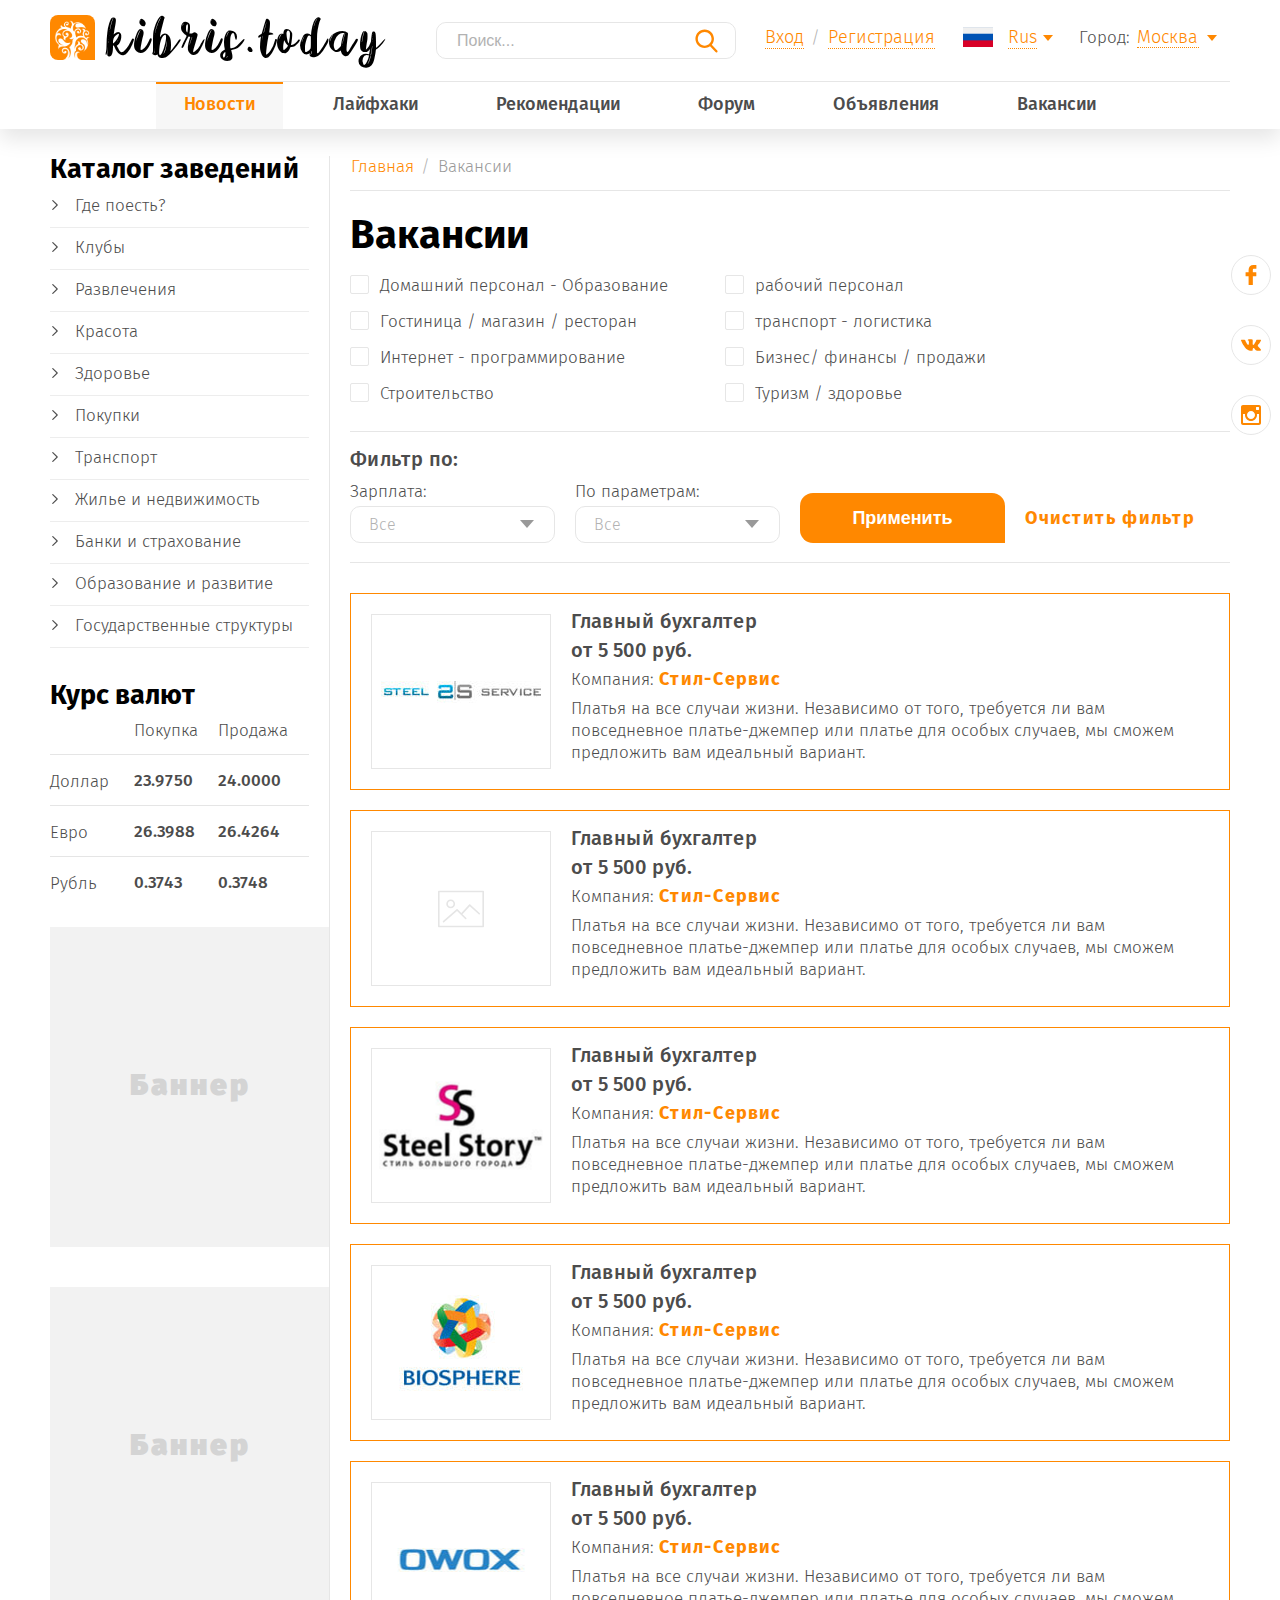
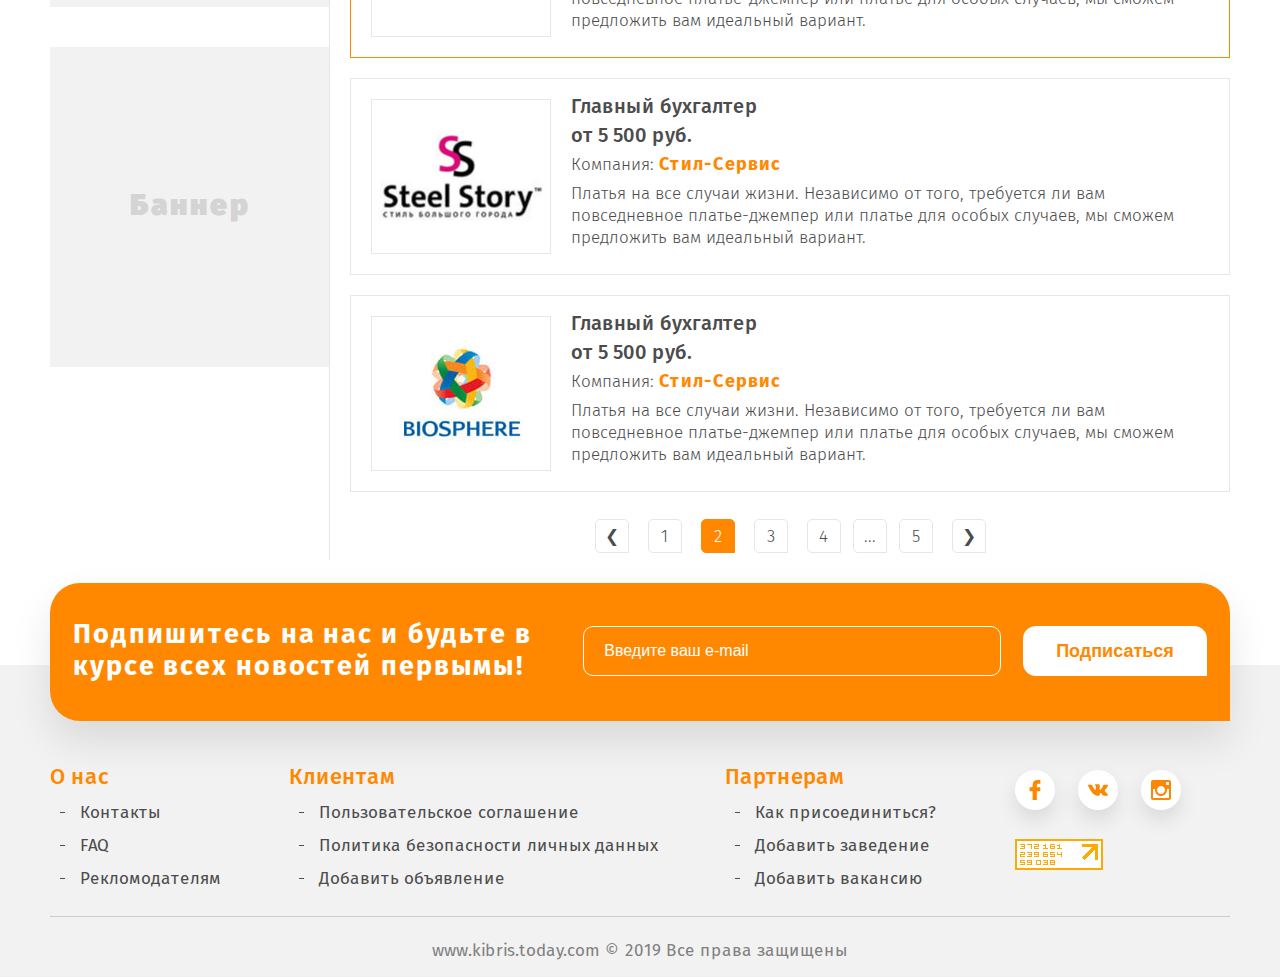
<file: vacansies.html>
<!DOCTYPE html>

<html lang="ru">

<head>
	<meta charset="utf-8">
	<meta http-equiv="X-UA-Compatible" content="IE=edge" >
	<meta name="viewport" content="width=device-width, initial-scale=1.0">
	<meta name="description" content="">
	<link rel="stylesheet" type="text/css" href="style.css">
	<link rel="icon" type="image/png" href="favicon/favicon.ico" sizes="16x16">
	<title>Kibris today</title>
</head>

<body>

	<div class="wrapper">

	<!-- Header -->
		
	<header>
		<div class="header_site">
			<div class="row header_top_row">
				<div class="left_col">
					<a href="#" class="logo">
						<div class="img_box">
							<img src="img/logo.png" alt="" />
						</div>
						<div class="logo_text">
							<div>kibris.today</div>
						</div>
					</a>
				</div>
				<div class="right_col" id="menuElemsWrapp">
					<div class="inline_blocks" id="menuElems">
						<div id="searchWrap">
							<div class="search_box">
								<form>
									<input type="text" placeholder="Поиск..." />
									<input type="submit" name="#" class="search_btn" value="" />
								</form>
							</div>
						</div>
						<div>
							<ul class="orange_links_list">
								<li><a href="#" data-toggle="modal" data-target="#enterModal">Вход</a></li>
								<li><a href="#" data-toggle="modal" data-target="#regModal">Регистрация</a></li>
							</ul>
						</div>
						<div>
							<div class="select_lang_wrapp">
								<div class="dropdown_select">
									<div class="active_val">
										<div class="lang_templ">
											<div class="col_1">
												<img src="img/rus.svg" alt="RUS" />
											</div>
											<div class="col_2">
												<div class="lang">Rus</div>
											</div>
										</div>
									</div>
									<div class="dropdown_box">
										<ul class="vals_list">
											<li>
												<div class="lang_templ">
													<div class="col_1">
														<img src="img/rus.svg" alt="RUS" />
													</div>
													<div class="col_2">
														<div class="lang">Rus</div>
													</div>
												</div>
											</li>
											<li>
												<div class="lang_templ">
													<div class="col_1">
														<img src="img/rus.svg" alt="ENG" />
													</div>
													<div class="col_2">
														<div class="lang">En</div>
													</div>
												</div>
											</li>
										</ul>
									</div>
								</div>
							</div>
						</div>
						<div>
							<div class="city_templ">
								<div class="col_1">
									<p>Город:</p>
								</div>
								<div class="col_2">
									<div class="city_select dropdown_select">
										<div class="active_val">
											<p>Москва</p>
										</div>
										<div class="dropdown_box">
											<ul class="vals_list">
												<li><p>Москва</p></li>
												<li><p>Санкт-Петербург</p></li>
												<li><p>Кастрома</p></li>
												<li><p>Калининград</p></li>
											</ul>
										</div>
									</div>
								</div>
							</div>
						</div>
					</div>
					<button type="button" class="respmenubtn">
						<span></span>
						<span></span>
						<span></span>
					</button>
				</div>
			</div>
			<div class="main_nav_wrapp">
				<div class="row">
					<ul class="main_nav">
						<li><a href="#" class="active">Новости</a></li>
						<li><a href="#">Лайфхаки</a></li>
						<li><a href="#">Рекомендации</a></li>
						<li><a href="#">Форум</a></li>
						<li><a href="#">Объявления</a></li>
						<li><a href="#">Вакансии</a></li>
					</ul>
				</div>
			</div>
			<div class="resp_menu_wrapp">
				<div class="resp_search"></div>
				<div class="main_nav_resp"></div>
			</div>
		</div>
	</header>

	<!-- /Header -->

	<!-- Content -->
	<div class="content">

		<ul class="soc_list soc_list_fixed">
			<li>
				<a href="#">
					<i class="orange_facebook link"></i>
					<i class="white_facebook hover"></i>
				</a>
			</li>
			<li>
				<a href="#">
					<i class="orange_vk link"></i>
					<i class="white_vk hover"></i>
				</a>
			</li>
			<li>
				<a href="#">
					<i class="orange_inatagram link"></i>
					<i class="white_inatagram hover"></i>
				</a>
			</li>
		</ul>

		<!-- Section 1 - Vacansies Page -->

		<section>
			<div class="row">
				<div class="two_cols_templ two_cols_templ_2">					
					<div class="right_col">
						<div class="catalog_resp_wrapp">
							<div class="catalog_resp_btn">
								<p>Каталог заведений <i class="right_arrow"></i></p>
							</div>
							<div class="catalog_resp"></div>
						</div>
						<div class="breadcrumbs_wrapp bottom_line">
							<ul class="breadcrumbs">
								<li><a href="#">Главная</a></li>
								<li><a href="#">Вакансии</a></li>
							</ul>
						</div>
						<div class="inner_title bottom_line">
							<h1>Вакансии</h1>
							<div class="checkboxes_sect">
								<div class="checkboxes_thumb">
									<div>
										<label class="chekbox" for="ch_1"><input type="checkbox" name="#" id="ch_1">Домашний персонал - Образование</label>
									</div>
									<div>
										<label class="chekbox" for="ch_2"><input type="checkbox" name="#" id="ch_2">Гостиница / магазин / ресторан</label>
									</div>
									<div>
										<label class="chekbox" for="ch_3"><input type="checkbox" name="#" id="ch_3">Интернет - программирование</label>
									</div>
									<div>
										<label class="chekbox" for="ch_4"><input type="checkbox" name="#" id="ch_4">Строительство</label>
									</div>
								</div>
								<div class="checkboxes_thumb">
									<div>
										<label class="chekbox" for="ch_5"><input type="checkbox" name="#" id="ch_5">рабочий персонал</label>
									</div>
									<div>
										<label class="chekbox" for="ch_6"><input type="checkbox" name="#" id="ch_6">транспорт - логистика</label>
									</div>
									<div>
										<label class="chekbox" for="ch_7"><input type="checkbox" name="#" id="ch_7">Бизнес/ финансы / продажи</label>
									</div>
									<div>
										<label class="chekbox" for="ch_8"><input type="checkbox" name="#" id="ch_8">Туризм / здоровье</label>
									</div>
								</div>
							</div>
						</div>
						<div class="filters_sect bottom_line">
							<h3>Фильтр по:</h3>
							<form>
								<div class="filters_wrapp">
									<div class="input_wrapp_2 filter">
										<label>Зарплата:</label>
										<div class="input_wrapp">
											<div class="custom_select dropdown_select">
												<div class="active_val">
													<p>Все</p>
												</div>
												<div class="dropdown_box">
													<ul class="vals_list">
														<li><p>Все</p></li>
														<li><p>Русский</p></li>
														<li><p>Украинский</p></li>
														<li><p>Английский</p></li>
													</ul>
												</div>
											</div>
										</div>
									</div>
									<div class="input_wrapp_2 filter">
										<label>По параметрам:</label>
										<div class="input_wrapp">
											<div class="custom_select dropdown_select">
												<div class="active_val">
													<p>Все</p>
												</div>
												<div class="dropdown_box">
													<ul class="vals_list">
														<li><p>Все</p></li>
														<li><p>Значение 1</p></li>
														<li><p>Значение 2</p></li>
														<li><p>Значение 3</p></li>
													</ul>
												</div>
											</div>
										</div>
									</div>
									<div class="filter">
										<input type="submit" value="Применить" class="orange_pill" />
									</div>
									<div class="filter centered">
										<a href="#" class="orange_bold_link">Очистить фильтр</a>
									</div>
								</div>
							</form>
						</div>

						<div class="vacansie_cards">
							<div class="vacansie_card">
								<div class="vacansie_card_col_1">
									<div class="vacansie_card_img_box">
										<img src="img/vacansie_03.jpg" alt="" />
									</div>
								</div>
								<div class="vacansie_card_col_2">
									<div>
										<a href="#" class="thumb_h">Главный бухгалтер</a>
									</div>
									<p class="price_p">от 5 500 руб.</p>
									<div class="append_elems">
										<p>Компания: <a href="#" class="orange_bold_link">Стил-Сервис</a></p>
										<div class="thumb_desc">
											<p>Платья на все случаи жизни. Независимо от того, требуется ли вам повседневное платье-джемпер или платье для особых случаев, мы сможем предложить вам идеальный вариант.</p>
										</div>
									</div>
								</div>
								<div class="col_resp"></div>
							</div>
							<div class="vacansie_card">
								<div class="vacansie_card_col_1">
									<div class="vacansie_card_img_box">
										<img src="img/picture.svg" alt="" />
									</div>
								</div>
								<div class="vacansie_card_col_2">
									<div>
										<a href="#" class="thumb_h">Главный бухгалтер</a>
									</div>
									<p class="price_p">от 5 500 руб.</p>
									<div class="append_elems">
										<p>Компания: <a href="#" class="orange_bold_link">Стил-Сервис</a></p>
										<div class="thumb_desc">
											<p>Платья на все случаи жизни. Независимо от того, требуется ли вам повседневное платье-джемпер или платье для особых случаев, мы сможем предложить вам идеальный вариант.</p>
										</div>
									</div>
								</div>
								<div class="col_resp"></div>
							</div>
							<div class="vacansie_card">
								<div class="vacansie_card_col_1">
									<div class="vacansie_card_img_box">
										<img src="img/vacansie_06.jpg" alt="" />
									</div>
								</div>
								<div class="vacansie_card_col_2">
									<div>
										<a href="#" class="thumb_h">Главный бухгалтер</a>
									</div>
									<p class="price_p">от 5 500 руб.</p>
									<div class="append_elems">
										<p>Компания: <a href="#" class="orange_bold_link">Стил-Сервис</a></p>
										<div class="thumb_desc">
											<p>Платья на все случаи жизни. Независимо от того, требуется ли вам повседневное платье-джемпер или платье для особых случаев, мы сможем предложить вам идеальный вариант.</p>
										</div>
									</div>									
								</div>
								<div class="col_resp"></div>
							</div>
							<div class="vacansie_card">
								<div class="vacansie_card_col_1">
									<div class="vacansie_card_img_box">
										<img src="img/vacansie_10.jpg" alt="" />
									</div>
								</div>
								<div class="vacansie_card_col_2">
									<div>
										<a href="#" class="thumb_h">Главный бухгалтер</a>
									</div>
									<p class="price_p">от 5 500 руб.</p>
									<div class="append_elems">
										<p>Компания: <a href="#" class="orange_bold_link">Стил-Сервис</a></p>
										<div class="thumb_desc">
											<p>Платья на все случаи жизни. Независимо от того, требуется ли вам повседневное платье-джемпер или платье для особых случаев, мы сможем предложить вам идеальный вариант.</p>
										</div>
									</div>
								</div>
								<div class="col_resp"></div>
							</div>
							<div class="vacansie_card">
								<div class="vacansie_card_col_1">
									<div class="vacansie_card_img_box">
										<img src="img/vacansie_13.jpg" alt="" />
									</div>
								</div>
								<div class="vacansie_card_col_2">
									<div>
										<a href="#" class="thumb_h">Главный бухгалтер</a>
									</div>
									<p class="price_p">от 5 500 руб.</p>
									<div class="append_elems">
										<p>Компания: <a href="#" class="orange_bold_link">Стил-Сервис</a></p>
										<div class="thumb_desc">
											<p>Платья на все случаи жизни. Независимо от того, требуется ли вам повседневное платье-джемпер или платье для особых случаев, мы сможем предложить вам идеальный вариант.</p>
										</div>
									</div>
								</div>
								<div class="col_resp"></div>
							</div>
							<div class="vacansie_card grey">
								<div class="vacansie_card_col_1">
									<div class="vacansie_card_img_box">
										<img src="img/vacansie_06.jpg" alt="" />
									</div>
								</div>
								<div class="vacansie_card_col_2">
									<div>
										<a href="#" class="thumb_h">Главный бухгалтер</a>
									</div>
									<p class="price_p">от 5 500 руб.</p>
									<div class="append_elems">
										<p>Компания: <a href="#" class="orange_bold_link">Стил-Сервис</a></p>
										<div class="thumb_desc">
											<p>Платья на все случаи жизни. Независимо от того, требуется ли вам повседневное платье-джемпер или платье для особых случаев, мы сможем предложить вам идеальный вариант.</p>
										</div>
									</div>
								</div>
								<div class="col_resp"></div>
							</div>
							<div class="vacansie_card grey">
								<div class="vacansie_card_col_1">
									<div class="vacansie_card_img_box">
										<img src="img/vacansie_10.jpg" alt="">
									</div>
								</div>
								<div class="vacansie_card_col_2">
									<div>
										<a href="#" class="thumb_h">Главный бухгалтер</a>
									</div>
									<p class="price_p">от 5 500 руб.</p>
									<div class="append_elems">
										<p>Компания: <a href="#" class="orange_bold_link">Стил-Сервис</a></p>
										<div class="thumb_desc">
											<p>Платья на все случаи жизни. Независимо от того, требуется ли вам повседневное платье-джемпер или платье для особых случаев, мы сможем предложить вам идеальный вариант.</p>
										</div>
									</div>
								</div>
								<div class="col_resp"></div>
							</div>
						</div>

						
						<div class="pagination_wrapp">
							<ul class="pagination">
								<li><a href="#" class="prev_btm">&#10094;</a></li>
								<li><a href="#">1</a></li>
								<li><a href="#" class="active">2</a></li>
								<li><a href="#">3</a></li>
								<li><a href="#">4</a></li>
								<li class="dots">...</li>
								<li><a href="#">5</a></li>
								<li><a href="#" class="next_btm">&#10095;</a></li>
							</ul>
						</div>
					</div>
					<div class="left_col">
						<h3 class="sidebar_ttile">Каталог заведений</h3>
						<div class="side_menu_wrapp">
							<ul class="side_menu" id="sideMenu">
								<li>
									<a href="#">Где поесть?</a>
									<ul>
										<li><a href="#" class="active">Кафе</a></li>
										<li><a href="#">Бары</a></li>
										<li><a href="#">Рестораны</a></li>
										<li><a href="#">Фастфуд</a></li>
										<li><a href="#">Суши</a></li>
									</ul>
								</li>
								<li>
									<a href="#">Клубы</a>
									<ul>
										<li>
											<a href="#">Спортивные клубы</a>
											<ul>
												<li><a href="#" class="active">Кафе</a></li>
												<li><a href="#">Бары</a></li>
												<li><a href="#">Рестораны</a></li>
												<li><a href="#">Фастфуд</a></li>
												<li><a href="#">Суши</a></li>
											</ul>
										</li>
										<li><a href="#">Night Clubs</a></li>
										<li><a href="#">Дискотеки</a></li>
										<li><a href="#">Казино</a></li>
									</ul>
								</li>
								<li>
									<a href="#">Развлечения</a>
									<ul>
										<li><a href="#">Спортивные клубы</a></li>
										<li><a href="#">Night Clubs</a></li>
										<li><a href="#">Дискотеки</a></li>
										<li><a href="#">Казино</a></li>
									</ul>
								</li>
								<li>
									<a href="#">Красота</a>
									<ul>
										<li><a href="#">Спортивные клубы</a></li>
										<li><a href="#">Night Clubs</a></li>
										<li><a href="#">Дискотеки</a></li>
										<li><a href="#">Казино</a></li>
									</ul>
								</li>
								<li>
									<a href="#">Здоровье</a>
									<ul>
										<li><a href="#">Спортивные клубы</a></li>
										<li><a href="#">Night Clubs</a></li>
										<li><a href="#">Дискотеки</a></li>
										<li><a href="#">Казино</a></li>
									</ul>
								</li>
								<li>
									<a href="#">Покупки</a>
									<ul>
										<li><a href="#">Спортивные клубы</a></li>
										<li><a href="#">Night Clubs</a></li>
										<li><a href="#">Дискотеки</a></li>
										<li><a href="#">Казино</a></li>
									</ul>
								</li>
								<li>
									<a href="#">Транспорт</a>
									<ul>
										<li><a href="#">Спортивные клубы</a></li>
										<li><a href="#">Night Clubs</a></li>
										<li><a href="#">Дискотеки</a></li>
										<li><a href="#">Казино</a></li>
									</ul>
								</li>
								<li>
									<a href="#">Жилье и недвижимость</a>
									<ul>
										<li><a href="#">Спортивные клубы</a></li>
										<li><a href="#">Night Clubs</a></li>
										<li><a href="#">Дискотеки</a></li>
										<li><a href="#">Казино</a></li>
									</ul>
								</li>
								<li>
									<a href="#">Банки и страхование</a>
									<ul>
										<li><a href="#">Спортивные клубы</a></li>
										<li><a href="#">Night Clubs</a></li>
										<li><a href="#">Дискотеки</a></li>
										<li><a href="#">Казино</a></li>
									</ul>
								</li>
								<li>
									<a href="#">Образование и развитие</a>
									<ul>
										<li><a href="#">Спортивные клубы</a></li>
										<li><a href="#">Night Clubs</a></li>
										<li><a href="#">Дискотеки</a></li>
										<li><a href="#">Казино</a></li>
									</ul>
								</li>
								<li>
									<a href="#">Государственные  структуры</a>
									<ul>
										<li><a href="#">Спортивные клубы</a></li>
										<li><a href="#">Night Clubs</a></li>
										<li><a href="#">Дискотеки</a></li>
										<li><a href="#">Казино</a></li>
									</ul>
								</li>
							</ul>
						</div>
						<div class="course_table_wrapp">
							<h3>Курс валют</h3>
							<div class="course_table">
								<div class="table_row">
									<div class="cell">
										
									</div>
									<div class="cell">
										<h5>Покупка</h5>
									</div>
									<div class="cell">
										<h5>Продажа</h5>
									</div>
								</div>
								<div class="table_row">
									<div class="cell">
										<h5>Доллар</h5>
									</div>
									<div class="cell">
										<p>23.9750</p>
									</div>
									<div class="cell">
										<p>24.0000</p>
									</div>
								</div>
								<div class="table_row">
									<div class="cell">
										<h5>Евро</h5>
									</div>
									<div class="cell">
										<p>26.3988</p>
									</div>
									<div class="cell">
										<p>26.4264</p>
									</div>
								</div>
								<div class="table_row">
									<div class="cell">
										<h5>Рубль</h5>
									</div>
									<div class="cell">
										<p>0.3743</p>
									</div>
									<div class="cell">
										<p>0.3748</p>
									</div>
								</div>
							</div>
						</div>
						<div class="banner_wrapp">
							<div class="banner" style="height: 320px;">
								<p>Баннер</p>
							</div>
							<div class="banner" style="height: 320px;">
								<p>Баннер</p>
							</div>
							<div class="banner" style="height: 320px;">
								<p>Баннер</p>
							</div>
						</div>
					</div>
				</div>
			</div>
		</section>

		<!-- /Section 1 - Vacansies Page -->

	</div>
	<!-- /Content -->

	<!-- Footer -->

		<footer>
			<div class="row">
				<div class="callback_form_sect">
					<div class="callback_form_wrapp">
						<div class="left_col">
							<h3>Подпишитесь на нас и будьте в курсе всех новостей первымы!</h3>
						</div>
						<div class="right_col">
							<div class="callback_form">
								<div class="col">
									<div class="input_wrapp_orange">
										<input type="email" placeholder="Введите ваш e-mail" />
									</div>
								</div>
								<div class="col">
									<div class="submit_wrapp">
										<input class="white_pill" type="submit" value="Подписаться" />
									</div>
								</div>
							</div>
						</div>
					</div>
				</div>
			</div>
			<div class="footer_section">
				<div class="footer row">
					<div class="footer_content">
						<div class="col">
							<div class="seo_texts_wrapp">
								<div class="seo_text">
									<h3>О нас</h3>
									<ul>
										<li><a href="#">Контакты</a></li>
										<li><a href="#">FAQ</a></li>
										<li><a href="#">Рекломодателям</a></li>
									</ul>
								</div>
								<div class="seo_text">
									<h3>Клиентам</h3>
									<ul>
										<li><a href="#">Пользовательское соглашение</a></li>
										<li><a href="#">Политика безопасности личных данных</a></li>
										<li><a href="#">Добавить объявление</a></li>
									</ul>
								</div>
								<div class="seo_text">
									<h3>Партнерам</h3>
									<ul>
										<li><a href="#">Как присоединиться?</a></li>
										<li><a href="#">Добавить заведение</a></li>
										<li><a href="#">Добавить вакансию</a></li>
									</ul>
								</div>
							</div>
						</div>
						<div class="col">
							<ul class="soc_list">
								<li>
									<a href="#">
										<i class="orange_facebook link"></i>
										<i class="white_facebook hover"></i>
									</a>
								</li>
								<li>
									<a href="#">
										<i class="orange_vk link"></i>
										<i class="white_vk hover"></i>
									</a>
								</li>
								<li>
									<a href="#">
										<i class="orange_inatagram link"></i>
										<i class="white_inatagram hover"></i>
									</a>
								</li>
							</ul>
							<div class="metric_wrapp">
								<img src="img/metric.jpg" alt="" style="display: block; width: auto; max-width: 100%;"/>
							</div>
						</div>
					</div>
					<div class="footer_bottom">
						<p><a href="#" class="grey_link">www.kibris.today.com</a> © 2019 Все права защищены </p>
					</div>
				</div>
			</div>
		</footer>

	<!-- /Footer -->

	</div>

	<!-- Modal -->

	<div class="modal fade" id="enterModal" tabindex="-1" role="dialog" aria-labelledby="enterModal" aria-hidden="true">
	  <div class="modal-dialog" role="document">
	    <div class="modal-content">
	        <div class="modal_white">
				<button type="button" data-dismiss="modal" aria-label="Close" class="close_btn"></button>
				<h3>Вход</h3>
				<div class="modal_form">
					<div class="input_wrapp">
						<input type="text" name="#" placeholder="Логин">
					</div>
					<div class="input_wrapp">
						<input type="password" name="#" placeholder="Пароль">
					</div>
					<div class="submit_wrapp">
						<input type="submit" class="orange_pill" value="Войти" />
					</div>
				</div>
				<div class="modal_footer">
					<p><a href="#" class="orange_link">Забыли пароль</a></p>
					<p><a href="#" class="orange_link">Регистрация</a></p>
				</div>
			</div>
	    </div>
	  </div>
	</div>

	<div class="modal fade" id="regModal" tabindex="-1" role="dialog" aria-labelledby="regModal" aria-hidden="true">
	  <div class="modal-dialog" role="document">
	    <div class="modal-content">
	        <div class="modal_white modal_white_2">
				<button type="button" data-dismiss="modal" aria-label="Close" class="close_btn"></button>
				<h3>Спасибо за заявку!</h3>
				<p>Наши менеджеры свяжутся с вами в ближайшее время </p>
			</div>
	    </div>
	  </div>
	</div>

	<!-- Modal -->


	<link rel="stylesheet" type="text/css" href="responsive.css">
	<link rel="stylesheet" type="text/css" href="slick/slick.css">
	<link rel="stylesheet" type="text/css" href="vendors/css/rateyo.css">
	<script src="vendors/js/jquery.js"></script>
	<script src="slick/slick.js"></script>
	<script src="vendors/js/rateyo.js"></script>
	<script src="vendors/js/bootstrap.min.js"></script>
	<script src="js/scripts.js"></script>

</body>
</html>
</file>
<file: style.css>
@charset "utf-8";

/*------------------*/
/*-- Fonts --*/
/*------------------*/

@font-face {
    font-family: "Fira Sans";
    src: url("fonts/FiraSans-Light.eot");
    src: url("fonts/FiraSans-Light.eot?#iefix") format("embedded-opentype"),
        url("fonts/FiraSans-Light.woff2") format("woff2"),
        url("fonts/FiraSans-Light.woff") format("woff"),
        url("fonts/FiraSans-Light.ttf") format("truetype"),
        url("fonts/FiraSans-Light.svg#fonts/FiraSans-Light") format("svg");
    font-weight: 300;
    font-style: normal;
}

@font-face {
    font-family: "Fira Sans";
    src: url("fonts/FiraSans-Medium.eot");
    src: url("fonts/FiraSans-Medium.eot?#iefix") format("embedded-opentype"),
        url("fonts/FiraSans-Medium.woff2") format("woff2"),
        url("fonts/FiraSans-Medium.woff") format("woff"),
        url("fonts/FiraSans-Medium.ttf") format("truetype"),
        url("fonts/FiraSans-Medium.svg#fonts/FiraSans-Medium") format("svg");
    font-weight: 500;
    font-style: normal;
}

@font-face {
    font-family: "Fira Sans";
    src: url("fonts/FiraSans-Regular.eot");
    src: url("fonts/FiraSans-Regular.eot?#iefix") format("embedded-opentype"),
        url("fonts/FiraSans-Regular.woff2") format("woff2"),
        url("fonts/FiraSans-Regular.woff") format("woff"),
        url("fonts/FiraSans-Regular.ttf") format("truetype"),
        url("fonts/FiraSans-Regular.svg#fonts/FiraSans-Regular") format("svg");
    font-weight: normal;
    font-style: normal;
}

@font-face {
    font-family: "Fira Sans";
    src: url("fonts/FiraSans-Bold.eot");
    src: url("fonts/FiraSans-Bold.eot?#iefix") format("embedded-opentype"),
        url("fonts/FiraSans-Bold.woff2") format("woff2"),
        url("fonts/FiraSans-Bold.woff") format("woff"),
        url("fonts/FiraSans-Bold.ttf") format("truetype"),
        url("fonts/FiraSans-Bold.svg#fonts/FiraSans-Bold") format("svg");
    font-weight: bold;
    font-style: normal;
}

@font-face {
    font-family: "Fira Sans";
    src: url("fonts/FiraSans-Ultra.eot");
    src: url("fonts/FiraSans-Ultra.eot?#iefix") format("embedded-opentype"),
        url("fonts/FiraSans-Ultra.woff2") format("woff2"),
        url("fonts/FiraSans-Ultra.woff") format("woff"),
        url("fonts/FiraSans-Ultra.ttf") format("truetype"),
        url("fonts/FiraSans-Ultra.svg#fonts/FiraSans-Ultra") format("svg");
    font-weight: 900;
    font-style: normal;
}

@font-face {
    font-family: "Viera";
    src: url("fonts/Viera.eot");
    src: url("fonts/Viera.eot?#iefix") format("embedded-opentype"),
        url("fonts/Viera.woff2") format("woff2"),
        url("fonts/Viera.woff") format("woff"),
        url("fonts/Viera.ttf") format("truetype"),
        url("fonts/Viera.svg#Viera") format("svg");
    font-weight: normal;
    font-style: normal;
}

/*-------------------------------------------*/
/* BASIC SETUP */
/*-------------------------------------------*/

* {
    margin: 0;
    padding: 0;
    -webkit-box-sizing: border-box;
    -moz-box-sizing: border-box;
    box-sizing: border-box;
}

html {
    -webkit-text-size-adjust: 100%;
}

html,
body {
    min-height: 100%;
    min-width: 100%;
    height: 100%;
}

body {
    background: #ffffff;
    font-family: "Fira Sans";
    font-size: 17px;
    line-height: 22px;
    color: rgb(76, 76, 76);
    font-weight: 300;
}

.wrapper {
    position: relative;
    display: flex;
    display: -ms-flexbox;
    display: -webkit-flex;
    flex-direction: column;
    -webkit-flex-direction: column;
    -ms-flex-direction: column;
    min-height: 100%;
    min-height: 100vh;
}

header {
    flex: 0 0 auto;
    -webkit-flex: 0 0 auto;
    position: relative;
    z-index: 12;
}

.content {
    flex: 1 0 auto;
    -webkit-flex: 1 0 auto;
}

footer {
    flex: 0 0 auto;
    -webkit-flex: 0 0 auto;
}

.clearfix:after {
    content: ""; 
    display: block; 
    height: 0; 
    clear: both; 
    visibility: hidden;
}

.clearfix {display: inline-block;}

* html .clearfix {height: 1%;}
.clearfix {display: block;}

* html .clearfix             { zoom: 1; }
*:first-child+html .clearfix { zoom: 1; }


::-webkit-input-placeholder {color:#555555;}
::-moz-placeholder          {color:#555555;}
:-moz-placeholder           {color:#555555;}
:-ms-input-placeholder      {color:#555555;}

input,
textarea,
button,
select,
a,
img {
    outline: none;
}

select {
    -webkit-appearance: none;
    appearance: none;
    -moz-appearance;
    text-indent: 0.01px;
    text-overflow: "";
}

*::-ms-expand { display: none; }

input::-webkit-outer-spin-button,
input::-webkit-inner-spin-button {
    -webkit-appearance: none;
}

input[type="number"] {
    -moz-appearance: textfield;
}

input {
    -webkit-appearance: none;
    -moz-appearance
}

button {
    -webkit-appearance: none;
    -moz-appearance
}

textarea {
    resize: none;
    overflow: auto;
    -webkit-appearance: none;
    -moz-appearance;
}

input::-webkit-input-placeholder       {opacity: 1; transition: opacity .3s ease;}
input::-moz-placeholder                {opacity: 1; transition: opacity .3s ease;}
input:-moz-placeholder                 {opacity: 1; transition: opacity .3s ease;}
input:-ms-input-placeholder            {opacity: 1; transition: opacity .3s ease;}
input:focus::-webkit-input-placeholder {opacity: 0; transition: opacity .3s ease;}
input:focus::-moz-placeholder          {opacity: 0; transition: opacity .3s ease;}
input:focus:-moz-placeholder           {opacity: 0; transition: opacity .3s ease;}
input:focus:-ms-input-placeholder      {opacity: 0; transition: opacity .3s ease;}

textarea::-webkit-input-placeholder       {opacity: 1; transition: opacity .3s ease;}
textarea::-moz-placeholder                {opacity: 1; transition: opacity .3s ease;}
textarea:-moz-placeholder                 {opacity: 1; transition: opacity .3s ease;}
textarea:-ms-input-placeholder            {opacity: 1; transition: opacity .3s ease;}
textarea:focus::-webkit-input-placeholder {opacity: 0; transition: opacity .3s ease;}
textarea:focus::-moz-placeholder          {opacity: 0; transition: opacity .3s ease;}
textarea:focus:-moz-placeholder           {opacity: 0; transition: opacity .3s ease;}
textarea:focus:-ms-input-placeholder      {opacity: 0; transition: opacity .3s ease;}

img:-moz-broken::before{
    display:none;
}

img:-ms-broken::before{
    display:none;
}

/*-------------------------------------------*/
/* ----- DEFAULT STYLES ------ */
/*-------------------------------------------*/

section {
    position: relative;
    padding: 10px 0;
}

h1 {
    font-family: "Fira Sans";
    font-size: 40px;
    line-height: 42px;
    color: rgb(0, 0, 0);
    font-weight: bold;
}

h2 {
    font-family: "Fira Sans";
    font-size: 40px;
    line-height: 42px;
    color: rgb(0, 0, 0);
    font-weight: bold;
}

h3 {
    font-family: "Fira Sans";
    font-size: 27px;
    line-height: 30px;
    color: rgb(0, 0, 0);
    font-weight: bold;
}

h4 {
    font-family: "Fira Sans";
    font-size: 20px;
    line-height: 33px;
    color: rgb(77, 77, 77);
    font-weight: bold;
}

h5 {
    font-family: "Fira Sans";
    font-size: 17px;
    line-height: 22px;
    color: rgb(76, 76, 76);
    font-weight: 300;
}

p {
    font-family: "Fira Sans";
    font-size: 17px;
    line-height: 22px;
    color: rgb(76, 76, 76);
    font-weight: 300;
}

a {
    text-decoration: none;
    font-family: "Fira Sans";
    font-size: 17px;
    line-height: 22px;
    color: rgb(76, 76, 76);
    font-weight: 300;
}

li {
    list-style: none;
    font-family: "Fira Sans";
    font-size: 17px;
    line-height: 22px;
    color: rgb(76, 76, 76);
    font-weight: 300;
}

img {
    outline: none;
    border: 1px solid transparent;
    border: none;
}

button:hover,
button:active,
a:hover,
a:active {
    -webkit-tap-highlight-color: rgba(0,0,0,0); 
    -webkit-tap-highlight-color: transparent;
}

/*-------------------------------------------*/
/* ----- REUSABLE COMPONENTS ------ */
/*-------------------------------------------*/

.row {
    max-width: 1230px;
    margin: 0 auto;
    padding: 0 25px;
}

.offset_ziro {
    font-size: 0;
    line-height: 0;
}

.overflow_wrapp {
    overflow: hidden;
}

.align_center {
    text-align: center;
}

.align_right {
    text-align: right;
}

.align_left {
    text-align: left;
}

/*-- Slick --*/

.slick-arrow {
    display: block;
    width: 38px;
    height: 3px;
    cursor: pointer;
    z-index: 2;
    position: absolute;
    top: 50%;
    background: #ffffff;
    border: 1px solid transparent;
    -webkit-transition-property: box-shadow, opacity;
    -webkit-transition-duration: .3s;
    -webkit-transition-timing-function: ease;

    -moz-transition-property: box-shadow, opacity;
    -moz-transition-duration: .3s;
    -moz-transition-timing-function: ease;

    -ms-transition-property: box-shadow, opacity;
    -ms-transition-duration: .3s;
    -ms-transition-timing-function: ease;

    -o-transition-property: box-shadow, opacity;
    -o-transition-duration: .3s;
    -o-transition-timing-function: ease;

    transition-property: box-shadow, opacity;
    transition-duration: .3s;
    transition-timing-function: ease;
}

.slick-arrow:hover {
    opacity: 1;
}

.slick-prev {
    left: 0;
}

.slick-next {
    right: 0;
}

.slick-dots {
    display: flex;
    display: -webkit-flex;
    align-items: center;
    -webkit-align-items: center;
    justify-content: center;
    -webkit-justify-content: center;
    text-align: center;
}

.slick-dots li {
    min-width: 18px;
    cursor: pointer;
    padding: 0 10px;
}

.slick-dots li button {
    display: block;
    width: 18px;
    height: 3px;
    cursor: pointer;
    z-index: 2;
    opacity: .3;
    font-size: 0;
    line-height: 0;
    background: #ffffff;
    border: 1px solid transparent;
    -webkit-transition-property: box-shadow, opacity;
    -webkit-transition-duration: .3s;
    -webkit-transition-timing-function: ease;

    -moz-transition-property: box-shadow, opacity;
    -moz-transition-duration: .3s;
    -moz-transition-timing-function: ease;

    -ms-transition-property: box-shadow, opacity;
    -ms-transition-duration: .3s;
    -ms-transition-timing-function: ease;

    -o-transition-property: box-shadow, opacity;
    -o-transition-duration: .3s;
    -o-transition-timing-function: ease;

    transition-property: box-shadow, opacity;
    transition-duration: .3s;
    transition-timing-function: ease;
}

.slick-dots li button:hover {
    opacity: 1;
}

.slick-dots li.slick-active button {
    background-color: transparent;
    opacity: 1;
    font-size: 18px;
    line-height: 22px;
    color: #ffffff;
}

/*-- /Slick --*/

/*-- Breadcrumbs --*/

.breadcrumbs_wrapp {
    padding-bottom: 12px;
}

.breadcrumbs {
    display: flex;
    display: -webkit-flex;
    flex-wrap: wrap;
    -webkit-flex-wrap: wrap;
    margin: 0 -4px;
}

.breadcrumbs li {
    padding: 0 5px;
}

.breadcrumbs li:after {
    margin: 0 0 0 5px;
    content: "\2f";
    color: #b3b3b3;
    position: relative;
    right: -2px;
}

.breadcrumbs li:last-child:after {
    display: none;
}

.breadcrumbs li a {
    font-size: 17px;
    line-height: 19px;
    color: #ff8800;
    -webkit-transition-property: color;
    -webkit-transition-duration: .3s;
    -webkit-transition-timing-function: ease;

    -moz-transition-property: color;
    -moz-transition-duration: .3s;
    -moz-transition-timing-function: ease;

    -ms-transition-property: color;
    -ms-transition-duration: .3s;
    -ms-transition-timing-function: ease;

    -o-transition-property: color;
    -o-transition-duration: .3s;
    -o-transition-timing-function: ease;

    transition-property: color;
    transition-duration: .3s;
    transition-timing-function: ease;
}

.breadcrumbs li a:link,
.breadcrumbs li a:visited {
    color: #ff8800;
}

.breadcrumbs li a.active,
.breadcrumbs li a:active {
    color: #999999;
}

.breadcrumbs li a:hover {
    color: #999999;
}

.breadcrumbs li:last-child a {
    border-bottom: 1px dotted transparent;
    pointer-events: none;
    cursor: default;
    color: #999999;
}

/*-- /Breadcrumbs --*/

/*-------------------------------------------*/
/* ----- HEADER ------ */
/*-------------------------------------------*/

.header_site {
    background-color: rgb(255, 255, 255);
    -webkit-box-shadow: 0 10px 20px 0 rgba(0, 0, 0, .1);
    -moz-box-shadow: 0 10px 20px 0 rgba(0, 0, 0, .1);
    box-shadow: 0 10px 20px 0 rgba(0, 0, 0, .1);
}

.header_top_row {
    display: flex;
    display: -webkit-flex;
    padding-top: 5px;
    padding-bottom: 6px;
    position: relative;
    z-index: 12;
    background-color: #ffffff;
}

.header_top_row:after {
    content: "";
    width: calc(100% - 50px);
    height: 1px;
    background-color: #e6e6e6;
    position: absolute;
    bottom: 0;
    left: 25px;
}

.header_top_row .left_col {
    width: 350px;
    padding: 10px 10px 10px 0;
}

.header_top_row .right_col {
    width: calc(100% - 350px);
    padding: 10px 0 10px 10px;
    display: flex;
    display: -webkit-flex;
    justify-content: flex-end;
    -webkit-justify-content: flex-end;
}

.logo {
    display: inline-flex;
    display: -webkit-inline-flex;
    align-items: center;
    -webkit-align-items: center;
    cursor: pointer;
}

.logo .img_box {
    width: 45px;
}

.logo .img_box img {
    max-width: 100%;
    width: auto;
    height: auto;
    border: none;
    -webkit-border-radius: 8px 8px 0 8px;
    -moz-border-radius: 8px 8px 0 8px;
    border-radius: 8px 8px 0 8px;
}

.logo_text {
    padding-left: 10px;
}

.logo_text div {
    font-family: "Viera";
    font-size: 50px;
    line-height: 50px;
    font-weight: normal;
    color: rgb(0, 0, 0);
    letter-spacing: 5px;
    -webkit-transition-property: color;
    -webkit-transition-duration: .3s;
    -webkit-transition-timing-function: ease;

    -moz-transition-property: color;
    -moz-transition-duration: .3s;
    -moz-transition-timing-function: ease;

    -ms-transition-property: color;
    -ms-transition-duration: .3s;
    -ms-transition-timing-function: ease;

    -o-transition-property: color;
    -o-transition-duration: .3s;
    -o-transition-timing-function: ease;

    transition-property: color;
    transition-duration: .3s;
    transition-timing-function: ease;
}

.logo:link .logo_text div,
.logo:visited .logo_text div {
    color: rgb(0, 0, 0);
}

.logo.active .logo_text div,
.logo:active .logo_text div {
    color: #ff8800;
}

.logo:hover .logo_text div {
    color: #ff8800;
}

.inline_blocks {
    display: flex;
    display: -webkit-flex;
    flex-wrap: wrap;
    -webkit-flex-wrap: wrap;
    justify-content: flex-end;
    -webkit-justify-content: flex-end;
}

.inline_blocks > div {
    padding: 0 13px;
}

.search_box {
    margin-top: 7px;
    position: relative;
    width: 300px;
    height: 37px;
    overflow: hidden;
    -webkit-border-radius: 10px;
    -moz-border-radius: 10px;
    border-radius: 10px;
    border: 1px solid rgb(230, 230, 230);
}

.search_box form {
    width: 100%;
}

.search_box input  {
    display: block;
    width: 100%;
    height: 35px;
    padding: 0 55px 0 20px;
    border: none;
    font-size: 16px;
    line-height: 38px;
    color: rgb(76, 76, 76);
}

.search_box input::placeholder {
    color: #b2b2b2;
}

.search_btn {
    width: 47px !important;
    height: 35px !important;
    padding: 0 !important;
    cursor: pointer;
    background-color: transparent;
    background-image: url(img/search.svg);
    background-repeat: no-repeat;
    background-position: 7px 6px;
}

.search_box .search_btn {
    position: absolute;
    top: 0;
    right: 0;
    z-index: 2;
}

.inline_blocks .orange_links_list {
    margin-top: 12px;
}

.orange_links_list li {
    display: inline-block;
    vertical-align: top;
    padding: 0 2px 0 3px;
}

.orange_links_list li:after {
    margin: 0 0 0 5px;
    content: "\2f";
    color: #b3b3b3;
    position: relative;
    right: -2px;
}

.orange_links_list li:last-child:after {
    display: none;
}

.orange_links_list a {
    font-size: 18px;
    line-height: 19px;
    border-bottom: 1px dotted #ff8800;
    color: #ff8800;
    -webkit-transition-property: border;
    -webkit-transition-duration: .3s;
    -webkit-transition-timing-function: ease;

    -moz-transition-property: border;
    -moz-transition-duration: .3s;
    -moz-transition-timing-function: ease;

    -ms-transition-property: border;
    -ms-transition-duration: .3s;
    -ms-transition-timing-function: ease;

    -o-transition-property: border;
    -o-transition-duration: .3s;
    -o-transition-timing-function: ease;

    transition-property: border;
    transition-duration: .3s;
    transition-timing-function: ease;
}

.orange_links_list a:link,
.orange_links_list a:visited {
    border-bottom: 1px dotted #ff8800;
}

.orange_links_list a.active,
.orange_links_list a:active {
    border-bottom: 1px dotted transparent;
}

.orange_links_list a:hover {
    border-bottom: 1px dotted transparent;
}

/*-- Dropdown Select --*/

.dropdown_select {
    position: relative;
}

.dropdown_box {
    min-width: 120px;
    background-color: #ffffff;
    padding: 10px 10px;
    -webkit-border-radius: 7px;
    -moz-border-radius: 7px;
    border-radius: 7px;
    -webkit-box-shadow: 0 3px 10px 0 rgba(0,0,0,.4);
    -moz-box-shadow: 0 3px 10px 0 rgba(0,0,0,.4);
    box-shadow: 0 3px 10px 0 rgba(0,0,0,.4);
}

.dropdown_select.active {
    z-index: 2;
}

.active_val {
    cursor: pointer;
    position: relative;
    padding-right: 18px;
}

.active_val:after {
    display: block;
    content: "";
    width: 0;
    height: 0;
    border-style: solid;
    border-width: 6px 5.5px 0 5.5px;
    border-color: #ff8800 transparent transparent transparent;
    position: absolute;
    top: 8px;
    right: 0;
}

.dropdown_select .dropdown_box {
    position: absolute;
    top: 100%;
    left: -9999999px;
    margin-top: 0;
    opacity: 0;
    -webkit-transition-property: margin-top, opacity;
    -webkit-transition-duration: .3s;
    -webkit-transition-timing-function: ease;

    -moz-transition-property: margin-top, opacity;
    -moz-transition-duration: .3s;
    -moz-transition-timing-function: ease;

    -ms-transition-property: margin-top, opacity;
    -ms-transition-duration: .3s;
    -ms-transition-timing-function: ease;

    -o-transition-property: margin-top, opacity;
    -o-transition-duration: .3s;
    -o-transition-timing-function: ease;

    transition-property: margin-top, opacity;
    transition-duration: .3s;
    transition-timing-function: ease;
}

.dropdown_select.active .dropdown_box {
    margin-top: 10px;
    opacity: 1;
    left: -10px;
}

.vals_list li {
    margin: 10px 0;
    cursor: pointer;
}

/*-- /Dropdown Select --*/

.select_lang_wrapp {
    width: 90px;
}

.inline_blocks .select_lang_wrapp {
    margin-top: 12px;
}

.lang_templ {
    display: flex;
    display: -webkit-flex;
}

.lang_templ .col_1 {
    width: 30px;
}

.lang_templ .col_2 {
    width: calc(100% - 30px);
    padding-left: 15px;
}

.lang {
    display: inline;
    font-size: 18px;
    line-height: 19px;
    border-bottom: 1px dotted #ff8800;
    color: #ff8800;
}

.city_templ {
    display: inline-flex;
    display: -webkit-inline-flex;
}

.inline_blocks .city_templ {
    margin-top: 12px;
}

.city_templ .col_1 {
    width: 53px;
}

.city_templ .col_2 {
    padding-left: 5px;
}

.city_select .active_val {
    width: 80px;
}

.city_select .active_val p {
    white-space: nowrap;
    overflow: hidden !important;
    text-overflow: ellipsis;
    font-size: 18px;
    line-height: 20px;
    border-bottom: 1px dotted #ff8800;
    color: #ff8800;
}

/*-- Main Navigation --*/

.main_nav_wrapp {
    display: flex;
    display: -webkit-flex;
    overflow: hidden;
}

.main_nav {
    display: flex;
    display: -webkit-flex;
    justify-content: center;
    -webkit-justify-content: center;
}

.main_nav li {
    padding: 0 11px;
}

.main_nav li a {
    display: flex;
    display: -webkit-flex;
    align-items: center;
    -webkit-align-items: center;
    justify-content: center;
    -webkit-justify-content: center;
    position: relative;
    min-height: 47px;
    padding: 3px 28px;
    font-size: 18px;
    line-height: 21px;
    color: #4c4c4c;
    font-weight: 500;
    background-color: transparent;
    -webkit-transition-property: color;
    -webkit-transition-duration: .3s;
    -webkit-transition-timing-function: ease;

    -moz-transition-property: color;
    -moz-transition-duration: .3s;
    -moz-transition-timing-function: ease;

    -ms-transition-property: color;
    -ms-transition-duration: .3s;
    -ms-transition-timing-function: ease;

    -o-transition-property: color;
    -o-transition-duration: .3s;
    -o-transition-timing-function: ease;

    transition-property: color;
    transition-duration: .3s;
    transition-timing-function: ease;
}

.main_nav li a:before {
    display: block;
    content: "";
    width: 100%;
    height: 3px;
    background-color: #ff8800;
    opacity: 0;
    position: absolute;
    top: -1px;
    left: 0;
    -webkit-transition-property: opacity;
    -webkit-transition-duration: .3s;
    -webkit-transition-timing-function: ease;

    -moz-transition-property: opacity;
    -moz-transition-duration: .3s;
    -moz-transition-timing-function: ease;

    -ms-transition-property: opacity;
    -ms-transition-duration: .3s;
    -ms-transition-timing-function: ease;

    -o-transition-property: opacity;
    -o-transition-duration: .3s;
    -o-transition-timing-function: ease;

    transition-property: opacity;
    transition-duration: .3s;
    transition-timing-function: ease;
}

.main_nav li a:link,
.main_nav li a:visited {
    background-color: transparent;
    color: #4c4c4c;
}

.main_nav li a:active,
.main_nav li a.active,
.main_nav li a.active:hover {
    background-color: #f7f7f7;
    color: #ff8800;
}

.main_nav li a:hover {
    background-color: transparent;
    color: #ff8800;
}

.main_nav li a:active:before,
.main_nav li a.active:before {
    opacity: 1;
}

.main_nav li a:hover:before {
    opacity: 1;
}

/*-- Main Navigation --*/

/* ----- Responsive Menu Button ------ */

.respmenubtn {
    display: none;
    width: 37px;
    height: 37px;
    background-color: rgb(255, 136, 0);
    cursor: pointer;
    position: relative;
    top: 6px;
    z-index: 11;
    border: 1px solid transparent;
    -webkit-border-radius: 8px 8px 0 8px;
    -moz-border-radius: 8px 8px 0 8px;
    border-radius: 8px 8px 0 8px;
}

.respmenubtn span {
    display: block;
    width: 20px;
    height: 3px;
    background: #ffffff;
    margin: 0 auto 3px auto;
    -webkit-transition-property: transform, border, background;
    -webkit-transition-duration: .3s;
    -webkit-transition-timing-function: ease;

    -moz-transition-property: transform, border, background;
    -moz-transition-duration: .3s;
    -moz-transition-timing-function: ease;

    -ms-transition-property: transform, border, background;
    -ms-transition-duration: .3s;
    -ms-transition-timing-function: ease;

    -o-transition-property: transform, border, background;
    -o-transition-duration: .3s;
    -o-transition-timing-function: ease;

    transition-property: transform, border, background;
    transition-duration: .3s;
    transition-timing-function: ease;
}

.respmenubtn span:last-child {
    margin: 0 auto;
}

.respmenubtn:active {
    -webkit-tap-highlight-color: rgba(0,0,0,0); 
    -webkit-tap-highlight-color: transparent;
}

.respmenubtn:hover span {
    background: #ffffff;
}

.respmenubtn.active span {
    position: relative;
    width: 20px;
    top: -2px;
    left: 0;
    background: #ffffff;
}

.respmenubtn.active span:last-child {
    display: none;
}

.respmenubtn.active span:first-child {
    -webkit-transform: rotate(45deg);
    -moz-transform: rotate(45deg);
    -o-transform: rotate(45deg);
    transform: rotate(45deg);
    margin: 3px 0 0 0;
    position: relative;
    top: 1px;
    left: 8px;
}

.respmenubtn.active span:nth-child(2) {
    -webkit-transform: rotate(-45deg);
    -moz-transform: rotate(-45deg);
    -o-transform: rotate(-45deg);
    transform: rotate(-45deg);
}

/* ----- / Responsive Menu Button ------ */

.resp_menu_wrapp {
    display: none;
    width: 100%;
    height: 100vh;
    border-top: 3px solid #ff8800;
    overflow-y: auto;
    margin: 0;
    padding-top: 20px;
    padding-bottom: 100px;
    position: absolute;
    top: -110vh;
    left: 0;
    z-index: 11;
    background: #ffffff;
    -webkit-transition-property: top;
    -webkit-transition-duration: .3s;
    -webkit-transition-timing-function: ease;

    -moz-transition-property: top;
    -moz-transition-duration: .3s;
    -moz-transition-timing-function: ease;

    -ms-transition-property: top;
    -ms-transition-duration: .3s;
    -ms-transition-timing-function: ease;

    -o-transition-property: top;
    -o-transition-duration: .3s;
    -o-transition-timing-function: ease;

    transition-property: top;
    transition-duration: .3s;
    transition-timing-function: ease;
}

.resp_menu_wrapp.active {
    top: 72px;
}

/*----------------------*/

.resp_menu_wrapp .dropdown_select.active .dropdown_box {
    display: block;
    margin-top: 10px;
    left: -10px;
}

.resp_menu_wrapp .dropdown_select .dropdown_box {
    display: none;
    position: relative;
    top: 0;
    left: -10px;
}

/*-------------------------------------------*/
/* ----- CONTENT ------ */
/*-------------------------------------------*/

/*-- Section 1 - Main Page --*/

.two_cols_templ {
    display: flex;
    display: -webkit-flex;
    margin: 18px 0 37px 0;
}

.two_cols_templ .left_col {
    width: 280px;
    padding-right: 20px;
    border-right: 1px solid #e6e6e6;
    order: 1;
}

.two_cols_templ .right_col {
    width: calc(100% - 280px);
    padding-left: 20px;
    order: 2;
}

.side_menu {
    margin-bottom: 34px;
}

.side_menu li {
    padding: 5px 0 7px 0;
    position: relative;
    border-bottom: 1px solid #ededed;
}

.side_menu li a {
    padding-left: 25px;
    font-size: 17px;
    line-height: 29px;
    font-weight: 300;
    color: #4c4c4c;
}

.side_menu li > ul > li > .right_arrow {
    top: 7px;
    left: -17px;
}

.side_menu li > ul > li > ul {
    padding-left: 10px;
}

.side_menu li ul li a {
    color: #ff8800;
    -webkit-transition-property: color;
    -webkit-transition-duration: .3s;
    -webkit-transition-timing-function: ease;

    -moz-transition-property: color;
    -moz-transition-duration: .3s;
    -moz-transition-timing-function: ease;

    -ms-transition-property: color;
    -ms-transition-duration: .3s;
    -ms-transition-timing-function: ease;

    -o-transition-property: color;
    -o-transition-duration: .3s;
    -o-transition-timing-function: ease;

    transition-property: color;
    transition-duration: .3s;
    transition-timing-function: ease;
}

.side_menu li ul li a:link,
.side_menu li ul li a:visited {
    color: #ff8800;
}

.side_menu li ul li a:active,
.side_menu li ul li a.active {
    color: #808080;
}

.side_menu li ul li a:hover {
    color: #808080;
}

.side_menu li ul {
    display: none;
    padding-left: 60px;
}

.side_menu li.active > ul {
    display: block;
}

.side_menu .right_arrow {
    -webkit-transition-property: transform, opacity;
    -webkit-transition-duration: .3s;
    -webkit-transition-timing-function: ease;

    -moz-transition-property: transform, opacity;
    -moz-transition-duration: .3s;
    -moz-transition-timing-function: ease;

    -ms-transition-property: transform, opacity;
    -ms-transition-duration: .3s;
    -ms-transition-timing-function: ease;

    -o-transition-property: transform, opacity;
    -o-transition-duration: .3s;
    -o-transition-timing-function: ease;

    transition-property: transform, opacity;
    transition-duration: .3s;
    transition-timing-function: ease;
}

.side_menu li.active > .right_arrow {
    opacity: .5;
    -webkit-transform: rotate(90deg);
    -moz-transform: rotate(90deg);
    transform: rotate(90deg);
}

.side_menu li.active > a {
    color: #808080;
}

.side_menu li ul li {
    padding: 2px 0;
    border-bottom: none;
}

.side_menu li ul li a {
    padding-left: 0;
    font-size: 17px;
    line-height: 27px;
    font-weight: 300;
    color: #ff8800;
}

.right_arrow {
    display: block;
    width: 10px;
    height: 16px;
    background-image: url(img/right_arrow.svg);
    background-size: contain;
    background-repeat: no-repeat;
    background-position: center;
}

.side_menu li .right_arrow {
    cursor: pointer;
    position: absolute;
    top: 11px;
    left: 0;
    z-index: 2;
}

.course_table {
    display: table;
    width: 100%;
    border-collapse: collapse;
}

.course_table .table_row {
    display: table-row;
    vertical-align: top;
    border-bottom: 1px solid #e5e5e5;
}

.course_table .table_row:last-child {
    border-bottom: none;
}

.course_table .table_row .cell {
    display: table-cell;
    vertical-align: top;
    width: 33.33%;
    padding: 16px 10px 12px 10px;
}

.course_table .table_row:nth-child(1) .cell {
    padding-top: 8px;
}

.course_table .table_row .cell:nth-child(1) {
    width: 29%;
    padding-left: 0;
}

.course_table .table_row .cell:nth-child(2) {
    width: 29%;
}

.course_table .table_row .cell:nth-child(3) {
    width: 42%;
    padding-right: 0;
}

.course_table p {
    font-weight: 500;
}

.banner {
    background-color: #f2f2f2;
    display: flex;
    align-items: center;
    margin: 40px 0;
}

.banner_wrapp .banner {
    width: calc(100% + 20px);
}

.banner_wrapp .banner:nth-child(1) {
    margin-top: 20px;
}

.banner p {
    width: 100%;
    text-align: center;
    font-size: 30px;
    line-height: 32px;
    font-weight: 900;
    color: #d4d4d4;
    letter-spacing: 2px;
}

.promo_slider_wrapp {
    margin: 1px 0 33px 0;
    position: relative;
}

.promo_slider {
    background-color: #000000;
}

.promo_slide {
    background-size: cover;
    background-position: center;
    background-repeat: no-repeat;
    padding: 10px 7%;
}

.promo_slide .slide_descript {
    height: 470px;
    width: 100%;
    display: flex;
    display: -webkit-flex;
    justify-content: center;
    -webkit-justify-content: center;
    align-items: center;
    -webkit-align-items: center;
    text-align: center;
}

.promo_slide .slide_descript h2 {
    position: relative;
    margin: 0 0 6px 0;
    padding: 0 0 25px 0;
    font-size: 40px;
    line-height: 42px;
    font-weight: 900;
    color: #ffffff;
    letter-spacing: 4px;
}

.promo_slide .slide_descript h2:after {
    display: block;
    content: "";
    width: 206px;
    height: 4px;
    background-color: #ffffff;
    position: absolute;
    bottom: 0;
    left: 50%;
    transform: translate(-50%, 0);
}

.promo_slide .slide_descript p {
    padding: 17px 3%;
    font-size: 18px;
    line-height: 27px;
    font-weight: 300;
    color: #ffffff;
}

.transparent_pill {
    display: inline-block;
    vertical-align: top;
    min-width: 280px;
    padding: 11px;
    border: 1px solid #e6e6e6;
    -webkit-border-radius: 13px 13px 0 13px;
    -moz-border-radius: 13px 13px 0 13px;
    border-radius: 13px 13px 0 13px;
    margin: 14px 0;
    font-size: 18px;
    line-height: 27px;
    font-weight: 300;
    color: #ffffff;
    background-color: transparent;
    -webkit-transition-property: all;
    -webkit-transition-duration: .3s;
    -webkit-transition-timing-function: ease;

    -moz-transition-property: all;
    -moz-transition-duration: .3s;
    -moz-transition-timing-function: ease;

    -ms-transition-property: all;
    -ms-transition-duration: .3s;
    -ms-transition-timing-function: ease;

    -o-transition-property: all;
    -o-transition-duration: .3s;
    -o-transition-timing-function: ease;

    transition-property: all;
    transition-duration: .3s;
    transition-timing-function: ease;
}

.transparent_pill:link,
.transparent_pill:visited {
    background-color: transparent;
    color: #ffffff;
}

.transparent_pill:active,
.transparent_pill.active {
    background-color: #ffffff;
    color: #ffffff;
}

.transparent_pill:hover {
    background-color: #ffffff;
    color: #ff8800;
}

.promo_slider_controls_wrapp {
    width: 100%;
    position: absolute;
    bottom: 24px;
    left: 0;
    text-align: center;
}

.promo_slider_controls {
    display: inline-block;
    vertical-align: top;
    min-height: 22px;
    padding: 0 45px;
    position: relative;
}

.promo_slider_controls .slick-dots li button {
    position: relative;
    top: 10px;
}

.promo_slider_controls .slick-dots li.slick-active button {
    top: 0;
}

.promo_slider_controls .slick-arrow {
    margin-top: -1px;
}

.catalog_resp_wrapp {
    display: none;
}

.catalog_resp_btn {
    background-color: #f4f4f4;
    text-align: center;
    padding: 11px 0 10px 0;
}

.catalog_resp_btn p {
    font-size: 25px;
    line-height: 27px;
    font-weight: bold;
    color: #000000;
}

.catalog_resp_btn p .right_arrow {
    display: none;
    vertical-align: baseline;
    width: 24px;
    height: 21px;
    -webkit-transform: rotate(90deg);
    -moz-transform: rotate(90deg);
    transform: rotate(90deg);
    position: relative;
    top: 3px;
    left: 5px;
    -webkit-transition-property: transform;
    -webkit-transition-duration: .3s;
    -webkit-transition-timing-function: ease;

    -moz-transition-property: transform;
    -moz-transition-duration: .3s;
    -moz-transition-timing-function: ease;

    -ms-transition-property: transform;
    -ms-transition-duration: .3s;
    -ms-transition-timing-function: ease;

    -o-transition-property: transform;
    -o-transition-duration: .3s;
    -o-transition-timing-function: ease;

    transition-property: transform;
    transition-duration: .3s;
    transition-timing-function: ease;
}

.catalog_resp_btn.active p .right_arrow {
    -webkit-transform: rotate(-90deg);
    -moz-transform: rotate(-90deg);
    transform: rotate(-90deg);
}

.title_wrapp {
    display: flex;
    display: -webkit-flex;
    align-items: baseline;
    -webkit-align-items: baseline;
}

.title_wrapp .col:nth-child(1) {
    width: calc(100% - 145px) !important;
    padding-right: 10px !important;
}

.title_wrapp .col:nth-child(2) {
    width: 145px !important;
    padding-left: 10px !important;
    text-align: right !important;
}

.orange_link {
    display: inline;
    font-size: 17px;
    line-height: 17px;
    font-weight: 300;
    color: #ff8800;
    border-bottom: 1px solid transparent;
    -webkit-transition-property: all;
    -webkit-transition-duration: .3s;
    -webkit-transition-timing-function: ease;

    -moz-transition-property: all;
    -moz-transition-duration: .3s;
    -moz-transition-timing-function: ease;

    -ms-transition-property: all;
    -ms-transition-duration: .3s;
    -ms-transition-timing-function: ease;

    -o-transition-property: all;
    -o-transition-duration: .3s;
    -o-transition-timing-function: ease;

    transition-property: all;
    transition-duration: .3s;
    transition-timing-function: ease;
}

.orange_link:link,
.orange_link:visited {
    border-bottom: 1px solid transparent;
}

.orange_link:active,
.orange_link.active {
    border-bottom: 1px solid #ff8800;
}

.orange_link:hover {
    border-bottom: 1px solid #ff8800;
}

.news_thumbnails {
    display: flex;
    display: -webkit-flex;
    flex-wrap: wrap;
    -webkit-flex-wrap: wrap;
    margin: 0 -10px;
}

.news_thumb {
    display: block;
    width: calc(33.33% - 20px);
    margin: 10px;
}

.news_slider .slide {
    padding: 0 10px;
}

.news_slider .news_thumb {
    width: 100%;
    max-width: 440px;
    margin: 10px auto;
}

.news_thumb .img_box_wrapp {
    height: 205px;
    overflow: hidden;
}

.news_thumb .img_box {
    height: 205px;
    position: relative;
    overflow: hidden;
    -webkit-transition-property: transform;
    -webkit-transition-duration: 3s;
    -webkit-transition-timing-function: ease;

    -moz-transition-property: transform;
    -moz-transition-duration: 3s;
    -moz-transition-timing-function: ease;

    -ms-transition-property: transform;
    -ms-transition-duration: 3s;
    -ms-transition-timing-function: ease;

    -o-transition-property: transform;
    -o-transition-duration: 3s;
    -o-transition-timing-function: ease;

    transition-property: transform;
    transition-duration: 3s;
    transition-timing-function: ease;
}

.news_thumb:hover .img_box {
    -webkit-transform: scale(1.3);
    -moz-transform: scale(1.3);
    transform: scale(1.3);
}

.news_thumb .img_box img {
    display: block;
    width: auto;
    height: auto;
    min-width: 100%;
    min-height: 100%;
    position: absolute;
    top: 50%;
    left: 50%;
    -webkit-transform: translate(-50%, -50%);
    -moz-transform: translate(-50%, -50%);
    transform: translate(-50%, -50%);
}

.news_thumb .descript {
    padding: 12px 0 5px 0;
    min-height: 143px;
}

.news_thumb .descript h3 {
    padding: 2px 0;
    font-size: 20px;
    line-height: 27px;
    font-weight: 500;
    color: #ff8800;
}

.news_thumb .descript p {
    padding: 2px 0;
    font-size: 17px;
    line-height: 20px;
    font-weight: 300;
    color: #4c4c4c
}

.news_thumb .thumb_footer {
    padding: 6px 10px;
    background-color: #f5f5f5;
}

.date {
    font-size: 15px;
    line-height: 18px;
    font-weight: 300;
    color: #b2b2b2;
}

.orange_link_wrapp {
    display: none;
}

.datepiker {
    display: block;
    width: 18px;
    height: 18px;
    background-image: url(img/datepiker.svg);
    background-repeat: no-repeat;
    background-position: center;
    background-size: contain;
}

.date .datepiker {
    display: inline-block;
    vertical-align: middle;
    margin: -2px 13px 0 0;
}

.two_cols_templ_2 {
    display: flex;
    display: -webkit-flex;
    flex-wrap: wrap;
    -webkit-flex-wrap: wrap;
    margin: 17px 0 12px 0;
}

.two_cols_templ_2 .col:nth-child(odd) {
    width: 50%;
    padding: 10px 10px 10px 0;
}

.two_cols_templ_2 .col:nth-child(even) {
    width: 50%;
    padding: 10px 0 10px 10px;
}

.weather_box {
    background-color: rgb(255, 255, 255);
    -webkit-box-shadow: 0 20px 40px 0 rgba(0, 0, 0, .1);
    -moz-box-shadow: 0 20px 40px 0 rgba(0, 0, 0, .1);
    box-shadow: 0 20px 40px 0 rgba(0, 0, 0, .1);
    margin: 3px 0;
    padding: 11px 20px;
    min-height: 431px;
}

.weather_header {
    border-bottom: 1px solid #e5e5e5;
    margin-bottom: 15px;
    padding-bottom: 10px;
}

.weather_header .title_wrapp .col {
    padding-top: 7px;
    padding-bottom: 7px;
}

.weather_box h3 {
    font-size: 27px;
    line-height: 27px;
    font-weight: bold;
    color: #000000;
}

.weather_info {
    display: flex;
    display: -webkit-flex;
    align-items: center;
    -webkit-align-items: center;
    margin: 0 -10px;
}

.weather_info div {
    padding: 10px 10px;
}

.clouds {
    display: block;
    width: 55px;
    height: 45px;
    background-image: url(img/cloud.svg);
    background-repeat: no-repeat;
    background-position: center;
    background-size: contain;
}

.degrees {
    font-size: 40px;
    line-height: 40px;
    font-weight: 300;
    color: #000000;
}

.weather_table .table_row {
    display: flex;
    display: -webkit-flex;
    margin: 13px 0;
    position: relative;
}

.weather_table .table_row:before {
    display: block;
    content: "";
    width: 100%;
    height: 1px;
    border-bottom: 2px dotted #b3b3b3;
    position: absolute;
    bottom: 6px;
    left: 0;
}

.weather_table .table_row .cell {
    position: relative;
    z-index: 2;
}

.weather_table .table_row .cell:nth-child(1) {
    width: 65%;
}

.weather_table .table_row .cell:nth-child(2) {
    width: 35%;
    text-align: right;
}

.weather_table p {
    display: inline-block;
    vertical-align: top;
    background-color: #ffffff;
}

.weather_table .table_row .cell:nth-child(1) p {
    padding-right: 10px;
    color: #808080;
}

.weather_table .table_row .cell:nth-child(2) p {
    padding-left: 10px;
}

.datepicker_sect h3 {
    font-size: 27px;
    line-height: 30px;
    font-weight: bold;
    color: #000000;
}

.datepicker_header {
    display: flex;
    display: -webkit-flex;    
    align-items: center;
    -webkit-align-items: center;
    justify-content: center;
    -webkit-justify-content: center;
    background-color: #ff8800;
    height: 40px;
    width: 100%;
    position: relative;
    text-align: center;
    padding: 0 55px;
}

.datepicker_header .left_btn {
    display: block;
    height: 40px;
    width: 60px;
    cursor: pointer;
    position: absolute;
    top: 0;
    left: 0;
    background-color: transparent;
    background-repeat: no-repeat;
    border: 1px solid transparent;
}

.datepicker_header .right_btn {
    display: block;
    height: 40px;
    width: 60px;
    cursor: pointer;
    position: absolute;
    top: 0;
    right: 0;
    background-color: transparent;
    background-repeat: no-repeat;
    border: 1px solid transparent;
}

.datepicker_header p {
    font-size: 20px;
    line-height: 25px;
    font-weight: bold;
    color: #ffffff;
}

.left_white_arrow {
    display: block;
    width: 24px;
    height: 39px;
    background-image: url(img/arrow_white.svg);
    background-repeat: no-repeat;
    background-position: center;
    background-size: contain;
    -webkit-transform: rotate(180deg);
    -moz-transform: rotate(180deg);
    transform: rotate(180deg);
}

.right_white_arrow {
    display: block;
    width: 24px;
    height: 39px;
    background-image: url(img/arrow_white.svg);
    background-repeat: no-repeat;
    background-position: center;
    background-size: contain;
}

.left_btn .left_white_arrow {
    position: relative;
    top: 0;
    left: 20px;
}

.right_btn .right_white_arrow {
    position: relative;
    top: 0;
    right: -11px;
}

.datepicker_wrapp {
    margin: 12px 0;
    -webkit-box-shadow: 0 20px 40px 0 rgba(0, 0, 0, .1);
    -moz-box-shadow: 0 20px 40px 0 rgba(0, 0, 0, .1);
    box-shadow: 0 20px 40px 0 rgba(0, 0, 0, .1);
}

.datepicker_table {
    position: relative;
}

.vert_border {
    width: 1px;
    height: 100%;
    background-color: #e5e5e5;
    position: absolute;
    top: 0;
    left: 14.28%;
}

.gor_border {
    width: 100%;
    height: 1px;
    background-color: #e5e5e5;
    position: absolute;
    top: 51px;
    left: 0;
}

.datepicker_table .vert_border {
    position: absolute;
    top: 0;
    z-index: 2;
}

.datepicker_table .gor_border {
    position: absolute;
    top: 53px;
    left: 0;
    z-index: 2;
}

.datepicker_table .vert_border:nth-child(1) {
    left: 14.28%;
}

.datepicker_table .vert_border:nth-child(2) {
    left: 28.56%;
}

.datepicker_table .vert_border:nth-child(3) {
    left: 42.84%;
}

.datepicker_table .vert_border:nth-child(4) {
    left: 57.12%;
}

.datepicker_table .vert_border:nth-child(5) {
    left: 71.5%;
}

.datepicker_table .vert_border:nth-child(6) {
    left: 85.67%;
}

.datepicker_table .gor_border:nth-child(2) {
    top: 113px;
}

.datepicker_table .gor_border:nth-child(3) {
    top: 172px;
}

.datepicker_table .gor_border:nth-child(4) {
    top: 233px;
}

.datepicker_table .gor_border:nth-child(5) {
    top: 293px;
}

.datepicker_title {
    display: flex;
    display: -webkit-flex;  
}

.datepicker_title div {
    width: 14.28%;
    height: 53px;
    background-color: #f7f7f7;
}

.datepicker_title div p {
    text-align: center;
    font-size: 20px;
    line-height: 51px;
    font-weight: 300;
    color: #4c4c4c;
}

.datepiker_days {
    display: flex;
    display: -webkit-flex;
    flex-wrap: wrap;
    -webkit-flex-wrap: wrap;
    position: relative;
}

.datepiker_days > div {
    width: 14.28%;
    height: 60px;
    background-color: #ffffff;
}

.datepiker_days > div > p {
    text-align: center;
    font-size: 20px;
    line-height: 60px;
    font-weight: 300;
    color: #4c4c4c;
}

.past_day p {
    color: #b2b2b2 !important;
}

.grey_day {
    background-color: #f7f7f7 !important;
}

.blue_day {
    background-color: #dcecf7 !important;
}

.pink_day {
    background-color: #ffe7cc !important;
}

.title_wrapp_2 .col:nth-child(1) {
    width: calc(100% - 170px) !important;
}

.title_wrapp_2 .col:nth-child(2) {
    width: 170px !important;
}

.articles_thumbs .article_thumb {
    margin-top: 9px;
}

.article_thumb {
    display: flex;
    display: -webkit-flex;
    border: 1px solid #e6e6e6;
    margin: 20px 0;
    padding: 20px 20px;
}

.article_thumb .col:nth-child(1) {
    width: 270px;
    padding-right: 10px;
}

.article_thumb .col:nth-child(2) {
    width: calc(100% - 270px);
    padding: 6px 0 0 10px;
}

.article_thumb .img_box {
    height: 175px;
    overflow: hidden;
    position: relative;
}

.article_thumb .img_box img {
    display: block;
    width: auto;
    height: auto;
    min-height: 100%;
    min-width: 100%;
    position: absolute;
    top: 50%;
    left: 50%;
    -webkit-transform: translate(-50%, -50%);
    -moz-transform: translate(-50%, -50%);
    transform: translate(-50%, -50%);
}

.article_thumb h3 {
    padding-bottom: 8px;
    font-size: 20px;
    line-height: 27px;
    font-weight: 500;
    color: #4c4c4c;
}

.article_thumb p {
    padding-bottom: 10px;
    line-height: 19px;
}

.article_thumb p:last-child {
    padding-bottom: 0;
}

/*-- /Section 1 - Main Page --*/

/*-- Section 1 - Catalog Page --*/

.two_cols_templ_2_2 {
    margin-bottom: 139px;
}

.bottom_line {
    border-bottom: 1px solid #e6e6e6;
}

.inner_title {
    padding: 25px 0 11px 0;
}

.filters_sect {
    padding: 15px 0 9px 0;
}

.filters_sect h3 {
    font-size: 20px;
    line-height: 27px;
    font-weight: 500;
    color: #4c4c4c;
}

.filters_wrapp {
    display: flex;
    display: -webkit-flex;
    flex-wrap: wrap;
    -webkit-flex-wrap: wrap;
    margin: 0 -10px;
}

.filters_wrapp .filter {
    width: 205px;
    margin: 7px 10px;
}

.input_wrapp_2 .input_wrapp {
    margin: 3px 0;
}

.custom_select .active_val {
    display: block;
    width: 100%;
    padding: 7px 18px;
    border: 1px solid rgb(230, 230, 230);
    background-color: rgb(255, 255, 255);
    -webkit-border-radius: 10px;
    -moz-border-radius: 10px;
    border-radius: 10px;
    height: 37px;
}

.custom_select .active_val * {
    font-size: 16px;
    line-height: 21px;
    font-weight: 300;
    color: #b2b2b2;
}

.custom_select .active_val:after {
    display: block;
    content: "";
    width: 0;
    height: 0;
    border-style: solid;
    border-width: 8px 7.5px 0 7.5px;
    border-color: #999999 transparent transparent transparent;
    position: absolute;
    top: 13px;
    right: 20px;
}

.custom_select.active .active_val:after {
    -webkit-transform: rotate(-180deg);
    -moz-transform: rotate(-180deg);
    transform: rotate(-180deg);
    top: 12px;
}

.custom_select .dropdown_box {
    width: 100%;
    padding-left: 19px;
    padding-right: 19px;
}

.custom_select.dropdown_select.active .dropdown_box {
    left: 0;
}

.radios {
    display: flex;
    display: -webkit-flex;
    flex-wrap: wrap;
    -webkit-flex-wrap: wrap;
    margin: 0 -5px;
    position: relative;
}

.radio span {
    display: inline-block;
    vertical-align: top;
    min-width: 33px;
    height: 37px;
    cursor: pointer;
    margin: 3px 5px;
    padding: 0 4px;
    text-align: center;
    border: 1px solid rgb(230, 230, 230);
    background-color: rgb(255, 255, 255);
    -webkit-border-radius: 4px;
    -moz-border-radius: 4px;
    border-radius: 4px;
    position: relative;    
    font-size: 16px;
    line-height: 36px;
    font-weight: 300;
    color: #b2b2b2;
}

.radio input {
    width: 0;
    height: 0;
    position: absolute;
    top: 0;
    left: 0;
    padding: 0;
    opacity: 0;
    z-index: -1;
}

.radio input:checked + span  {
    border: 1px solid rgb(255, 136, 0);
    background-color: rgb(255, 136, 0);
    color: #ffffff;
}

.buttons_wrapp {
    display: flex;
    display: -webkit-flex;
    flex-wrap: wrap;
    -webkit-flex-wrap: wrap;
    margin: 0 -10px;
    align-items: center;
    -webkit-align-items: center;
}

.buttons_wrapp div {
    width: 200px;
    margin: 10px;
}

.orange_bold_link {
    letter-spacing: 1px;
    font-size: 18px;
    line-height: 20px;
    font-weight: bold;
    color: #ff8800;
    -webkit-transition-property: color;
    -webkit-transition-duration: .3s;
    -webkit-transition-timing-function: ease;

    -moz-transition-property: color;
    -moz-transition-duration: .3s;
    -moz-transition-timing-function: ease;

    -ms-transition-property: color;
    -ms-transition-duration: .3s;
    -ms-transition-timing-function: ease;

    -o-transition-property: color;
    -o-transition-duration: .3s;
    -o-transition-timing-function: ease;

    transition-property: color;
    transition-duration: .3s;
    transition-timing-function: ease;
}

.orange_bold_link:link,
.orange_bold_link:visited {
    color: #ff8800;
}

.orange_bold_link:active,
.orange_bold_link.active {
    color: #808080;
}

.orange_bold_link:hover {
    color: #808080;
}

.objects_thumbs {
    padding: 8px 0 2px 0;
}

.object_thumb {
    display: flex;
    display: -webkit-flex;
    width: 100%;
    border: 1px solid rgb(255, 136, 0);
    margin: 20px 0;
    padding: 20px;
}

.objects_thumbs .object_thumb:last-child {
    margin-bottom: 10px;
}

.object_thumb.grey {
    border-color: #e6e6e6;
}

.object_thumb .col_1 {
    width: 270px;
    padding-right: 10px;
}

.object_thumb .col_2 {
    width: calc(100% - 270px);
    padding-left: 10px; 
}

.object_thumb .img_box_wrapp {
    display: block;
    height: 205px;
    overflow: hidden;
}

.object_thumb .img_box {
    height: 205px;
    overflow: hidden;
    position: relative;
    background-color: #4d4d4d;
    transform: scale(1);
    -webkit-transform: scale(1);
    -webkit-transition-property: transform;
    -webkit-transition-duration: 3s;
    -webkit-transition-timing-function: ease;

    -moz-transition-property: transform;
    -moz-transition-duration: 3s;
    -moz-transition-timing-function: ease;

    -ms-transition-property: transform;
    -ms-transition-duration: 3s;
    -ms-transition-timing-function: ease;

    -o-transition-property: transform;
    -o-transition-duration: 3s;
    -o-transition-timing-function: ease;

    transition-property: transform;
    transition-duration: 3s;
    transition-timing-function: ease;
}

.object_thumb .img_box_wrapp:hover .img_box {
    transform: scale(1.3);
    -webkit-transform: scale(1.3);
}

.object_thumb .img_box img {
    display: block;
    width: auto;
    height: auto;
    min-width: 100%;
    min-height: 100%;
    position: absolute;
    top: 50%;
    left: 50%;
    -webkit-transform: translate(-50%, -50%);
    -moz-transform: translate(-50%, -50%);
    transform: translate(-50%, -50%);
}

.thumb_h {
    cursor: pointer;
    font-size: 20px;
    line-height: 27px;
    font-weight: 500;
    color: #4c4c4c;
    -webkit-transition-property: color;
    -webkit-transition-duration: .3s;
    -webkit-transition-timing-function: ease;

    -moz-transition-property: color;
    -moz-transition-duration: .3s;
    -moz-transition-timing-function: ease;

    -ms-transition-property: color;
    -ms-transition-duration: .3s;
    -ms-transition-timing-function: ease;

    -o-transition-property: color;
    -o-transition-duration: .3s;
    -o-transition-timing-function: ease;

    transition-property: color;
    transition-duration: .3s;
    transition-timing-function: ease;
}

.thumb_h:link,
.thumb_h:visited {
    color: #4c4c4c;
}

.thumb_h.active,
.thumb_h:active {
    color: #ff8800;
}

.thumb_h:hover {
    color: #ff8800;
}

.table_2 {
    display: table;
    width: 100%;
}

.table_2 .table_row {
    display: table-row;
}

.table_2 .table_row .cell {
    display: table-cell;
    vertical-align: top;
    width: 50%;
    padding-top: 6px;
    padding-bottom: 6px;
}

.table_2 .table_row .cell:nth-child(1) {
    padding-right: 10px;
}

.table_2 .table_row .cell:nth-child(2) {
    padding-left: 10px;
}

.rating_wrapp {
    margin: 0 0 0 -4px;
}

.adres_wrapp {
    padding: 9px 0;
}

.like {
    display: block;
    width: 22px;
    height: 22px;
    background-image: url(img/like.svg);
    background-repeat: no-repeat;
    background-position: center;
    background-size: contain;
}

.faworit_link {
    display: inline-flex;
    display: -webkit-inline-flex;
    align-items: center;
    -webkit-align-items: center;
    margin: 13px 0;
}

.faworit_link i {
    margin-right: 10px;
}

.faworit_link span {
    display: inline;
    font-size: 17px;
    line-height: 17px;
    font-weight: 300;
    color: #ff8800;
    border-bottom: 1px solid transparent;
    -webkit-transition-property: all;
    -webkit-transition-duration: .3s;
    -webkit-transition-timing-function: ease;

    -moz-transition-property: all;
    -moz-transition-duration: .3s;
    -moz-transition-timing-function: ease;

    -ms-transition-property: all;
    -ms-transition-duration: .3s;
    -ms-transition-timing-function: ease;

    -o-transition-property: all;
    -o-transition-duration: .3s;
    -o-transition-timing-function: ease;

    transition-property: all;
    transition-duration: .3s;
    transition-timing-function: ease;
}

.faworit_link:link span,
.faworit_link:visited span {
    border-bottom: 1px solid transparent;
}

.faworit_link:active span,
.faworit_link.active span {
    border-bottom: 1px solid #ff8800;
}

.faworit_link:hover span {
    border-bottom: 1px solid #ff8800;
}

.slash {
    display: inline-block;
    vertical-align: top;
    margin: 0 13px;
    width: 1px;
    height: 16px;
    background-color: #a3a3a3;
    position: relative;
    top: 2px;
}

.pagination {
    text-align: center;
}

.pagination li {
    display: inline-block;
    vertical-align: bottom;
    padding: 7px;
}

.pagination li a {
    display: block;
    text-align: center;
    border-style: solid;
    border-width: 1px;
    border-color: rgb(230, 230, 230);
    background-color: rgb(255, 255, 255);
    min-width: 34px;
    height: 34px;
    font-size: 17px;
    line-height: 33px;
    font-weight: 300;
    color: #4c4c4c;
    -webkit-border-radius: 5px 5px 0 5px;
    -moz-border-radius: 5px 5px 0 5px;
    border-radius: 5px 5px 0 5px;
    -webkit-transition-property: border, background, color;
    -webkit-transition-duration: .3s;
    -webkit-transition-timing-function: ease;

    -moz-transition-property: border, background, color;
    -moz-transition-duration: .3s;
    -moz-transition-timing-function: ease;

    -ms-transition-property: border, background, color;
    -ms-transition-duration: .3s;
    -ms-transition-timing-function: ease;

    -o-transition-property: border, background, color;
    -o-transition-duration: .3s;
    -o-transition-timing-function: ease;

    transition-property: border, background, color;
    transition-duration: .3s;
    transition-timing-function: ease;
}

.pagination li a:link,
.pagination li a:visited {
    border-color: rgb(230, 230, 230);
    background-color: rgb(255, 255, 255);
    color: #4c4c4c;
}

.pagination li a.active,
.pagination li a:active,
.pagination li a.active:hover,
.pagination li a:hover {
    border-color: #ff8800;
    background-color: #ff8800;
    color: #ffffff;
}

.pagination li a:hover {
    background-color: rgb(255, 255, 255);
    border-color: #ff8800;
    color: #4c4c4c;
}

.pagination .dots {
    display: inline-block;
    vertical-align: bottom;
    padding: 0 7px;
    position: relative;
    top: -7px;
    text-align: center;
    border-style: solid;
    border-width: 1px;
    border-color: rgb(230, 230, 230);
    background-color: rgb(255, 255, 255);
    min-width: 34px;
    height: 34px;
    font-size: 17px;
    line-height: 33px;
    font-weight: 300;
    color: #4c4c4c;
    -webkit-border-radius: 5px 5px 0 5px;
    -moz-border-radius: 5px 5px 0 5px;
    border-radius: 5px 5px 0 5px;
}

/*-- /Section 1 - Catalog Page --*/

/*-- Section 1 - Forum V1 Page --*/

.forum_table_wrapp {
    padding-top: 25px;
}

.forum_table {
    display: table;
    width: 100%;
    margin: 10px 0 22px 0;
    border-collapse: collapse;
}

.forum_table .table_row {
    display: table-row;
    border-bottom: 1px solid #e6e6e6;
}

.forum_table .table_row .cell {
    display: table-cell;
    vertical-align: middle;
    padding: 15px 5px 13px 5px;
    text-align: center;
}

.forum_table .table_row .cell:nth-child(1) {
    width: 35%;
    padding-left: 20px;
    text-align: left;
}

.forum_table .table_row .cell:nth-child(2) {
    width: 9%;
}

.forum_table .table_row .cell:nth-child(3) {
    width: 15%;
}

.forum_table .table_row .cell:nth-child(4) {
    width: 27%;
}

.forum_table .table_row .cell:nth-child(5) {
    width: 14%;
    padding-right: 10px;
}

.table_header {
    background-color: #f0f1f2;
    border-bottom: none !important;
}

.forum_table .table_header .cell {
    padding-top: 11px;
    padding-bottom: 11px;
}

.forum_table h3 {
    font-size: 20px;
    line-height: 27px;
    font-weight: 500;
    color: #4c4c4c;
}

.folder {
    display: block;
    width: 32px;
    height: 27px;
    background-image: url(img/folder.svg);
    background-repeat: no-repeat;
    background-position: center;
    background-size: contain;
}

.resp_h {
    display: none;
}

.resp_h h5 {
    font-weight: bold;
}

.descript_wrapp {
    display: flex;
    display: -webkit-flex;
    align-items: center;
}

.descript_wrapp > div:nth-child(1) {
    width: 45px;
    padding-right: 5px;
}

.descript_wrapp > div:nth-child(2) {
    width: calc(100% - 45px);
    padding-left: 5px;
}

.forum_table .orange_bold_link {
    display: inline-block;
    vertical-align: top;
    font-size: 17px;
}

.descript_wrapp .orange_bold_link {
    margin: 6px 0;
}

.num {
    font-weight: 500;
}

.rss {
    display: block;
    width: 24px;
    height: 24px;
    background-color: #ff8505;
    background-image: url(img/rss.svg);
    background-repeat: no-repeat;
    background-position: center;
    background-size: 86%;
}

.rss_wrapp {
    display: inline-flex;
    display: -webkit-inline-flex;
    align-items: center;
    -webkit-align-items: center;
}

.rss_wrapp i {
    margin-right: 20px;
}

.rss_wrapp a {

}

.rss_wrapp div:nth-child(2) {
    padding-top: 5px;
}

/*-- /Section 1 - Forum V1 Page --*/

/*-- Section 1 - Calendar Page --*/

.title_wrapp_2 {
    padding: 24px 0 9px 0;
}

.news_thumbnails_wrapp {
    padding: 33px 0;
}

.news_thumbnails_wrapp .news_thumbnails {
    margin-top: 11px;
}

.thumb_title {
    display: inline-block;
    vertical-align: top;
    margin: 2px 0;
    font-size: 20px;
    line-height: 27px;
    font-weight: 500;
    color: #ff8800;
    -webkit-transition-property: all;
    -webkit-transition-duration: .3s;
    -webkit-transition-timing-function: ease;

    -moz-transition-property: all;
    -moz-transition-duration: .3s;
    -moz-transition-timing-function: ease;

    -ms-transition-property: all;
    -ms-transition-duration: .3s;
    -ms-transition-timing-function: ease;

    -o-transition-property: all;
    -o-transition-duration: .3s;
    -o-transition-timing-function: ease;

    transition-property: all;
    transition-duration: .3s;
    transition-timing-function: ease;
}

.thumb_title:link,
.thumb_title:visited {
    color: #ff8800;
}

.thumb_title:active,
.thumb_title.active {
    color: #4d4d4d;
}

.thumb_title:hover {
    color: #4d4d4d;
}

.favorite {
    display: block;
    width: 45px;
    height: 45px;
    background: rgba(0, 0, 0, .5);
    position: relative;
}

.favorite i {
    position: absolute;
    top: 50%;
    left: 50%;
    -webkit-transform: translate(-50%, -50%);
    -moz-transform: translate(-50%, -50%);
    transform: translate(-50%, -50%);
}

.favorite_fill {
    display: block;
    width: 22px;
    height: 21px;
    background-image: url(img/favorite_fill.svg);
    background-repeat: no-repeat;
    background-position: center;
    background-size: contain;
}

.favorite .favorite_fill {
    display: none;
}

.favorite.active .like {
    display: none;
}

.favorite.active .favorite_fill {
    display: block;
}

.news_thumb .img_box_wrapp {
    position: relative;
}

.img_box_wrapp .favorite {
    position: absolute;
    top: 0;
    right: 0;
    z-index: 2;
}

.news_thumb .descript.descript_1 {
    padding-bottom: 0;
}

.descript_2 {
    display: flex;
    display: -webkit-flex;
    flex-wrap: wrap;
    -webkit-flex-wrap: wrap;
    padding-bottom: 7px;
}

.descript_2 div:nth-child(1) {
    width: 50%;
}

.descript_2 div:nth-child(2) {
    width: 50%;
    padding-top: 2px;
    text-align: right;
}

.booble {
    display: block;
    width: 26px;
    height: 23px;
    background-image: url(img/booble.svg);
    background-repeat: no-repeat;
    background-position: center;
    background-size: contain;
}

.booble_wrapp {
    display: inline-flex;
    display: -webkit-inline-flex;
}

.booble_wrapp p {
    padding: 2px 0 0 10px;
    color: #ff8800;
}

.mark_set {
    display: inline-flex;
    display: -webkit-inline-flex;
    align-items: center;
    -webkit-align-items: center;
    margin: 0 5px;
}

.green_like {
    display: block;
    width: 17px;
    height: 18px;
    background-image: url(img/green_like.svg);
    background-repeat: no-repeat;
    background-position: center;
    background-size: contain;
}

.dislike {
    display: block;
    width: 17px;
    height: 18px;
    background-image: url(img/red_like.svg);
    background-repeat: no-repeat;
    background-position: center;
    background-size: contain;
    -webkit-transform: rotate(-180deg);
    -moz-transform: rotate(-180deg);
    transform: rotate(-180deg);
}

.mark_set p {
    padding: 3px 0 0 5px;
    font-size: 15px;
    line-height: 17px;
    font-weight: 300;
    color: #259c2b;
}

.mark_set.red {
    padding-top: 1px;
}

.mark_set.red p {
    color: #bd1e1e;
}

.thumb_footer_2 {
    display: flex;
    display: -webkit-flex;
    align-items: center;
    background-color: #f5f5f5;
    padding: 0 10px;
}

.thumb_footer_2 > div:nth-child(1) {
    width: 50%;
    padding-right: 5px;
}

.thumb_footer_2 > div:nth-child(2) {
    width: 50%;
    padding-left: 5px;
    padding-top: 4px;
    text-align: right;
}

/*-- /Section 1 - Calendar Page --*/

/*-- Section 1 - Lifehaks Page --*/

.links_list {
    display: flex;
    display: -webkit-flex;
    flex-wrap: wrap;
    -webkit-flex-wrap: wrap;
    margin: 8px -25px 10px -25px;
}

.links_list li {
    padding: 3px 25px;
}

.links_list li a {
    display: inline;
    border-bottom: 1px dotted #ff8800;
    color: #ff8800;
    -webkit-transition-property: all;
    -webkit-transition-duration: .3s;
    -webkit-transition-timing-function: ease;

    -moz-transition-property: all;
    -moz-transition-duration: .3s;
    -moz-transition-timing-function: ease;

    -ms-transition-property: all;
    -ms-transition-duration: .3s;
    -ms-transition-timing-function: ease;

    -o-transition-property: all;
    -o-transition-duration: .3s;
    -o-transition-timing-function: ease;

    transition-property: all;
    transition-duration: .3s;
    transition-timing-function: ease;
}

.links_list li a:link,
.links_list li a:visited {
    border-bottom: 1px dotted #ff8800;
    color: #ff8800;
}

.links_list li a:active,
.links_list li a.active {
    border-bottom: 1px dotted #4c4c4c;
    color: #4c4c4c;
}

.links_list li a:hover {
    border-bottom: 1px dotted #4c4c4c;
    color: #4c4c4c;
}

.resp_select {
    display: none;
    position: relative;
    z-index: 4;
}

.news_thumbnails_2 {
    margin: 0 -10px;
    padding: 9px 0 10px 0;
    position: relative;
}

.news_thumbnails_2:after {
    content: "";
    width: calc(100% - 20px);
    height: 1px;
    background-color: #e6e6e6;
    position: absolute;
    bottom: 0;
    left: 10px;
}

.pagination_wrapp_2 {
    margin: 12px 0 14px 0;
}

/*-- /Section 1 - Lifehaks Page --*/

/*-- Section 1 - Private --*/

.breadcrumbs_wrapp_2 {
    padding: 13px 0;
    overflow: hidden;
}

.page_title {
    padding: 25px 0 9px 0;
}

.private_thumbs {
    display: flex;
    display: -webkit-flex;
    flex-wrap: wrap;
    -webkit-flex-wrap: wrap;
    margin: 0 -10px;
}

.private_thumb {
    width: calc(50% - 20px);
    margin: 10px;
    padding: 27px 30px 10px 30px;
    background-color: rgb(255, 255, 255);
    -webkit-box-shadow: 0 20px 40px 0 rgba(0, 0, 0, .1);
    -moz-box-shadow: 0 20px 40px 0 rgba(0, 0, 0, .1);
    box-shadow: 0 20px 40px 0 rgba(0, 0, 0, .1);
}

.private_form_wrapp {
    padding: 9px 0 0 0;
}

.inputs_2 {
    display: flex;
    display: -webkit-flex;
    flex-wrap: wrap;
    -webkit-flex-wrap: wrap;
    margin: 0 -10px;
}

.inputs_2 .input_wrapp {
    width: calc(50% - 20px);
    margin: 7px 10px;
}

.private_form_wrapp .inputs_3 {
    margin: 0 -10px;
}

.private_form_wrapp label {
    display: block;
    padding-bottom: 3px;
}

.input_wrapp_3 {
    margin: 8px 0;
}

.inputs_3 {
    display: flex;
    display: -webkit-flex;
    flex-wrap: wrap;
    -webkit-flex-wrap: wrap;
}

.inputs_3 input {
    margin: 0 10px;
}

input.day {
    width: 60px;
}

input.month {
    width: 114px;
}

input.year {
    width: 90px;
}

.red {
    color: #db2626;
}

.news_slider_2 .slide {
    padding: 0 10px;
}

.news_slider_2 .news_thumb {
    width: 100%;
    max-width: 440px;
    margin: 10px auto;
}

.submit_wrapp_2 .orange_pill {
    display: inline-block;
    vertical-align: top;
    width: unset;
    min-width: 186px;
    margin: 20px 0;
}

.private_thumb_inner {
    position: relative;
    margin-bottom: 24px;
    padding: 0 0 16px 0;
}

.private_thumb_inner:after {
    content: "";
    width: calc(100% + 60px);
    height: 1px;
    background-color: #e5e5e5;
    position: absolute;
    bottom: 0;
    left: -30px;
}

.icon_link {
    display: inline-flex;
    display: -webkit-inline-flex;
    align-items: center;
    -webkit-align-items: center;
    margin: 14px 0;
}

.icon_link div:nth-child(1) {
    margin-right: 10px;
}

.pdf {
    display: block;
    width: 22px;
    height: 28px;
    background-image: url(img/pdf.svg);
    background-repeat: no-repeat;
    background-position: center;
    background-size: contain;
}

.icon_link p {
    display: inline;
    border-bottom: 1px solid transparent;
    font-size: 17px;
    line-height: 17px;
    font-weight: 300;
    color: #ff8800;
    -webkit-transition-property: all;
    -webkit-transition-duration: .3s;
    -webkit-transition-timing-function: ease;

    -moz-transition-property: all;
    -moz-transition-duration: .3s;
    -moz-transition-timing-function: ease;

    -ms-transition-property: all;
    -ms-transition-duration: .3s;
    -ms-transition-timing-function: ease;

    -o-transition-property: all;
    -o-transition-duration: .3s;
    -o-transition-timing-function: ease;

    transition-property: all;
    transition-duration: .3s;
    transition-timing-function: ease;
}

.icon_link p:link,
.icon_link p:visited {
    border-bottom: 1px solid #ff8800;
}

.icon_link p:active,
.icon_link p.active {
    border-bottom: 1px solid #ff8800;
}

.icon_link p:hover {
    border-bottom: 1px solid #ff8800;
}

.inputs_2 .input_wrapp .orange_pill {
    margin-top: 12px;
    width: 186px;
}

/*-- /Section 1 - Private --*/

/*-- Section 2 - Private --*/

.title_wrapp_3 {
    padding-top: 16px;
}

.news_thumbnails_3 {
    padding: 1px 0 40px 0;
    position: relative;
}

.news_thumbnails_3:after {
    content: "";
    width: calc(100% - 20px);
    height: 1px;
    background-color: #e5e5e5;
    position: absolute;
    bottom: 0;
    left: 10px;
}

.news_thumbnails_3 .news_thumb {
    width: calc(25% - 20px);
}

/*-- /Section 2 - Private --*/

/*-- Section 3 - Private --*/

.two_cols_2 {
    display: flex;
    display: -webkit-flex;
    margin: 27px 0 78px 0;
}

.two_cols_2 .left_col {
    width: calc(100% - 440px);
    padding-right: 10px;
}

.two_cols_2 .right_col {
    width: 440px;
    padding-left: 10px;
}

.testimonials {
    margin-top: -4px;
}

.testimonial_wrapp {
    display: flex;
    display: -webkit-flex;
    border-bottom: 1px solid #f8f9fa;
    padding: 13px 0 14px 0;
}

.testimonial_col_1 {
    width: 85px;
    padding-right: 10px;
}

.testimonial_col_2 {
    width: calc(100% - 85px);
    padding-left: 10px;
}

.testimonial_photo {
    width: 75px;
    height: 75px;
    overflow: hidden;
    position: relative;
}

.testimonial_photo img {
    display: block;
    width: auto;
    height: auto;
    min-width: 100%;
    min-height: 100%;
    position: absolute;
    top: 50%;
    left: 50%;
    -webkit-transform: translate(-50%, -50%);
    -moz-transform: translate(-50%, -50%);
    transform: translate(-50%, -50%);
}

.testimonial_title {
    display: flex;
    display: -webkit-flex;
    flex-wrap: wrap;
    -webkit-flex-wrap: wrap;
    align-items: baseline;
    -webkit-align-items: baseline;
    margin: 0 -8px;
    padding-bottom: 9px;
}

.testimonial_title > div {
    display: inline-block;
    vertical-align: top;
    padding: 0 8px;
}

.testimonial_title h4 {
    font-size: 17px;
    line-height: 17px;
    font-weight: bold;
    color: #ff8800;
}

.testimonial_title p {
    font-size: 17px;
    line-height: 20px;
    font-weight: 300;
    color: #4c4c4c;
}

.testimonial_content p {
    padding-bottom: 12px;
}

.testimonial_title_resp {
    display: none;
}

.testimonial_title_resp > div {
    display: block;
}

.testimonial_title_resp h4 {
    padding-bottom: 8px;
    font-size: 17px;
    line-height: 17px;
    font-weight: bold;
    color: #ff8800;
}

.event_day {
    position: relative;
}

.event_day:before {
    content: "";
    width: 0;
    height: 0;
    border-style: solid;
    border-width: 0 11.5px 13px 11.5px;
    border-color: transparent transparent #ff8800 transparent;
    position: absolute;
    top: 100%;
    left: 50%;
    margin-left: -11.5px;
    z-index: 4;
}

.event_day:after {
    content: "";
    width: 0;
    height: 0;
    border-style: solid;
    border-width: 0 6.5px 9px 6.5px;
    border-color: transparent transparent #ffffff transparent;
    position: absolute;
    top: 100%;
    left: 50%;
    margin-top: 4px;
    margin-left: -6.5px;
    z-index: 4;
}

.event_info {
    width: 372px !important;
    padding: 4px 30px 14px 10px;
    border-top: 3px solid #ff8800;
    position: relative;
    background-color: rgb(255, 255, 255);
    -webkit-box-shadow: 0 20px 40px 0 rgba(0, 0, 0, .1),inset 0 3px 0 0 rgba(255, 136, 0, .004);
    -moz-box-shadow: 0 20px 40px 0 rgba(0, 0, 0, .1),inset 0 3px 0 0 rgba(255, 136, 0, .004);
    box-shadow: 0 20px 40px 0 rgba(0, 0, 0, .1),inset 0 3px 0 0 rgba(255, 136, 0, .004);
}

.close_btn_2 {
    display: block;
    width: 14px;
    height: 14px;
    cursor: pointer;
    background-image: url(img/cancel.svg);
    background-repeat: no-repeat;
    background-position: center;
    background-size: contain;
    background-color: transparent;
    border: none;
}

.event_info .close_btn_2 {
    position: absolute;
    top: 10px;
    right: 10px;
}

.event_info > h5 {
    padding-bottom: 2px;
    font-size: 20px;
    line-height: 27px;
    font-weight: 600;
    color: #ff8800;
}

.event_info .date {
    padding-bottom: 5px;
}

.event_info p {
    color: #4c4c4c !important;
}

.datepiker_days > div > .event_info {
    position: absolute;
    top: 100%;
    left: 0;
    z-index: 3;
    margin-top: 10px;
}

.datepiker_days > div > .event_info.right {
    left: auto;
    right: 0;
}

/*-- /Section 3 - Private --*/

/*-- Section 1 - Private 2 --*/

.privat_thumb_2 {
    width: 100%;
    margin: 23px 0;
}

.file_wrapp {
    width: 100%;
    margin: 17px 0 20px 0;
    display: flex;
    display: -webkit-flex;
    flex-wrap: wrap;
    -webkit-flex-wrap: wrap;
}

.file_upload_wrapp {
    display: inline-flex;
    display: -webkit-inline-flex;
    flex-direction: column;
}

.upload_file {
    display: inline-block !important;
    vertical-align: top;
    min-width: 175px;
    padding: 5px 15px 6px 15px;
    cursor: pointer;
    position: relative;
    border-style: solid;
    border-width: 1px;
    border-color: rgb(230, 230, 230);
    -webkit-border-radius: 10px;
    -moz-border-radius: 10px;
    border-radius: 10px;
    background-image: -moz-linear-gradient( 90deg, rgb(215,215,215) 0%, rgb(255,255,255) 100%);
    background-image: -webkit-linear-gradient( 90deg, rgb(215,215,215) 0%, rgb(255,255,255) 100%);
    background-image: -ms-linear-gradient( 90deg, rgb(215,215,215) 0%, rgb(255,255,255) 100%);
    font-size: 16px;
    line-height: 27px;
    font-weight: 300;
    color: #b2b2b2;
    text-align: center;
}

.upload_file:link,
.upload_file:visited {
    border-color: rgb(230, 230, 230);
    background-image: -moz-linear-gradient( 90deg, rgb(215,215,215) 0%, rgb(255,255,255) 100%);
    background-image: -webkit-linear-gradient( 90deg, rgb(215,215,215) 0%, rgb(255,255,255) 100%);
    background-image: -ms-linear-gradient( 90deg, rgb(215,215,215) 0%, rgb(255,255,255) 100%);
    color: #b2b2b2;
}

.upload_file:active,
.upload_file.active {
    border-color: #e94700;
    background: #ff8800;
    background: -moz-linear-gradient(top, #ff8800 0%, #e94700 100%);
    background: -webkit-linear-gradient(top, #ff8800 0%,#e94700 100%);
    background: linear-gradient(to bottom, #ff8800 0%,#e94700 100%);
    filter: progid:DXImageTransform.Microsoft.gradient( startColorstr='#ff8800', endColorstr='#e94700',GradientType=0 );
    color: #ffffff;
}

.upload_file:hover {
    border-color: #e94700;
    background: #ff8800;
    background: -moz-linear-gradient(top, #ff8800 0%, #e94700 100%);
    background: -webkit-linear-gradient(top, #ff8800 0%,#e94700 100%);
    background: linear-gradient(to bottom, #ff8800 0%,#e94700 100%);
    filter: progid:DXImageTransform.Microsoft.gradient( startColorstr='#ff8800', endColorstr='#e94700',GradientType=0 );
    color: #ffffff;
}

.upload_file input {
    width: 0;
    height: 0;
    position: absolute;
    top: 0;
    left: 0;
    opacity: 0;
    z-index: -1;
}

.file_input_wrapp {
    display: inline-flex;
    display: -webkit-inline-flex;
    flex-wrap: wrap;
    -webkit-flex-wrap: wrap;
    align-items: center;
    -webkit-align-items: center;
    margin: 0 -9px;
}

.file_input_wrapp > div {
    padding: 0 9px;
}

.file_name {
    width: 225px;
    color: #b2b2b2;
}

.inline_submit_wrapp {
    display: inline-flex;
    vertical-align: middle;
}

.inline_submit_wrapp .orange_pill {
    margin-top: 12px;
    width: 186px;
}

.tables_thumbs {
    display: flex;
    display: -webkit-flex;
    flex-wrap: wrap;
    -webkit-flex-wrap: wrap;
    margin: 0 -10px 10px -10px;
    padding: 13px 0 27px 0;
    position: relative;
}

.tables_thumbs:after {
    content: "";
    width: calc(100% - 20px);
    height: 1px;
    background-color: #e5e5e5;
    position: absolute;
    bottom: 0;
    left: 10px;
}

.table_thumb {
    width: calc(50% - 20px);
    margin: 10px;
}

.table_3 {
    display: flex;
    display: -webkit-flex;
    flex-direction: column;
    -webkit-flex-direction: column;
    margin: 12px 0;
}

.table_3 .table_row {
    display: flex;
    display: -webkit-flex;
    padding: 7px 0;
}

.table_3 .table_row:nth-child(odd) {
    background-color: #f8f9fa;
}

.table_3 .table_row .cell {
    padding: 10px;
}

.table_3 .table_row .cell:nth-child(1) {
    width: calc(100% - 212px);
    padding-left: 20px;
}

.table_3 .table_row .cell:nth-child(2) {
    width: 157px;
}

.table_3 .table_row .cell:nth-child(3) {
    width: 55px;
}

.del_btn {
    display: block;
    width: 18px;
    height: 23px;
    cursor: pointer;
    border: none;
    background: transparent;
}

.trash {
    display: block;
    width: 18px;
    height: 23px;
    background-image: url(img/trash.svg);
    background-repeat: no-repeat;
    background-position: center;
    background-size: contain;
}

.table_row .cell:nth-child(3) .del_btn {
    margin: 0 auto;
}

/*-- /Section 1 - Private 2 --*/

/*-- Section 1 - News Page --*/

.filters_2_wrapp {
    display: flex;
    display: -webkit-flex;
    flex-wrap: wrap;
    position: relative;
    z-index: 3;
}

.filters_2 {
    display: flex;
    display: -webkit-flex;
    flex-wrap: wrap;
    -webkit-flex-wrap: wrap;
    margin: 0 -16px;
}

.filters_2 > div {
    padding: 6px 25px;
}

.orange_link_line {
    display: inline;
    border-bottom: 1px dotted #ff8800;
    color: #ff8800;
    -webkit-transition-property: all;
    -webkit-transition-duration: .3s;
    -webkit-transition-timing-function: ease;

    -moz-transition-property: all;
    -moz-transition-duration: .3s;
    -moz-transition-timing-function: ease;

    -ms-transition-property: all;
    -ms-transition-duration: .3s;
    -ms-transition-timing-function: ease;

    -o-transition-property: all;
    -o-transition-duration: .3s;
    -o-transition-timing-function: ease;

    transition-property: all;
    transition-duration: .3s;
    transition-timing-function: ease;
}

.orange_link_line:link,
.orange_link_line:visited {
    border-bottom: 1px dotted #ff8800;
    color: #ff8800;
}

.orange_link_line:active,
.orange_link_line.active {
    border-bottom: 1px dotted #4c4c4c;
    color: #4c4c4c;
}

.orange_link_line:hover {
    border-bottom: 1px dotted #4c4c4c;
    color: #4c4c4c;
}

.dropdown_select_2 .active_val p {
    border-bottom: 1px dotted #ff8800;
    color: #ff8800;
}

.dropdown_select_2 .dropdown_box {
    width: 225px;
}

.dropdown_select_2 .vals_list li p {
    font-size: 16px;
}

.dropdown_select_2 .active_val:after {
    display: block;
    content: "";
    width: 16px;
    height: 8px;
    border: none;
    position: absolute;
    top: 8px;
    right: -2px;
    background-image: url(img/orange_arrow.png);
    background-position: center;
    background-size: contain;
    background-repeat: no-repeat;
}

.dropdown_select_2.active .active_val:after {
    -webkit-transform: rotate(-180deg);
    -moz-transform: rotate(-180deg);
    transform: rotate(-180deg);
}

/*-- /Section 1 - News Page --*/

/*-- Section 1 - Advent Page --*/

.inner_nav_wrapp {
    border-top: 1px solid #e6e6e6;
    border-bottom: 1px solid #e6e6e6;
    margin: 11px 0;
}

.nav_2 {
    display: flex;
    display: -webkit-flex;
    flex-wrap: wrap;
    -webkit-flex-wrap: wrap;
    margin: 0 -19px;
    padding: 7px 0;
}

.nav_2 > li {
    margin: 5px 0;
    padding: 0 19px;
    position: relative;
}

.nav_2 > li > a {
    font-size: 16px;
    line-height: 27px;
    font-weight: 300;
    color: #ff8800;
    -webkit-transition-property: all;
    -webkit-transition-duration: .3s;
    -webkit-transition-timing-function: ease;

    -moz-transition-property: all;
    -moz-transition-duration: .3s;
    -moz-transition-timing-function: ease;

    -ms-transition-property: all;
    -ms-transition-duration: .3s;
    -ms-transition-timing-function: ease;

    -o-transition-property: all;
    -o-transition-duration: .3s;
    -o-transition-timing-function: ease;

    transition-property: all;
    transition-duration: .3s;
    transition-timing-function: ease;
}

.nav_2 > li > a:link,
.nav_2 > li > a:visited {
    color: #ff8800;
}

.nav_2 > li > a:active,
.nav_2 > li > a.active {
    color: #4c4c4c;
}

.nav_2 > li > a:hover {
    color: #4c4c4c;
}

.inner_menu {
    position: absolute;
    top: 100%;
    left: 19px;
    z-index: 3;
    margin-top: 8px;
    min-width: 333px;
    padding: 0 15px;
    border-top: 3px solid #ff8800;
    background-color: rgb(255, 255, 255);
    -webkit-box-shadow: 0 10px 20px 0 rgba(0, 0, 0, 0.1),inset 0 3px 0 0 rgba(255, 136, 0, .004);
    -moz-box-shadow: 0 10px 20px 0 rgba(0, 0, 0, 0.1),inset 0 3px 0 0 rgba(255, 136, 0, .004);
    box-shadow: 0 10px 20px 0 rgba(0, 0, 0, 0.1),inset 0 3px 0 0 rgba(255, 136, 0, .004);
}

.rightPosition .inner_menu {
    left: auto;
    right: -10px;
}

.inner_menu:before {
    content: "";
    width: 0;
    height: 0;
    border-style: solid;
    border-width: 0 7px 7px 7px;
    border-color: transparent transparent #ff8800 transparent;
    position: absolute;
    top: -10px;
    left: 22px;
}

.rightPosition .inner_menu:before {
    left: auto;
    right: 22px;
}

.inner_menu .side_menu {
    margin-bottom: 9px;
}

.inner_menu .side_menu li:last-child {
    border: none;
}

.nav_2 > li > .inner_menu {
    display: none;
}

.nav_2 > li.active > .inner_menu {
    display: block;
}

.inner_menu_btn {
    border: none;
    background: none;
    width: 12px;
    height: 14px;
    cursor: pointer;
}

.inner_menu_btn:before {
    display: block;
    content: "";
    width: 100%;
    height: 100%;
    margin: auto;
    position: absolute;
    top: 0;
    left: 0;
    right: 0;
    bottom: 0;
    -webkit-transform: translate(-50%,-50%);
    -moz-transform: translate(-50%,-50%);
    transform: translate(-50%,-50%);
}

.inner_menu_btn:before {
    background-image: url(img/orange_arrow.svg);
    background-size: contain;
    background-repeat: no-repeat;
    background-position: center;
    -webkit-transform: rotate(90deg);
    -moz-transform: rotate(90deg);
    transform: rotate(90deg);
}

.inner_menu_btn.active:before {
    background-image: url(img/right_arrow.svg);
    background-size: contain;
    background-repeat: no-repeat;
    background-position: center;
    -webkit-transform: rotate(-90deg);
    -moz-transform: rotate(-90deg);
    transform: rotate(-90deg);
}

.nav_2 > li > .inner_menu_btn {
    position: absolute;
    top: 7px;
    right: 0;
}

.resp_selects {
    display: none;
}

.resp_selects .dropdown_select {
    margin: 10px 0;
}

.inline_blocks_2 {
    display: flex;
    display: -webkit-flex;
    flex-wrap: wrap;
    -webkit-flex-wrap: wrap;
    margin: 0 -10px;
}

.inline_blocks_2 > div {
    width: 50%;
    max-width: 290px;
    padding: 9px 10px;
}

.inline_blocks_2 h4 {
    color: #000000;
}

.inline_blocks_2 h4 .orange {
    color: #ff8800;
}

.advent_card {
    display: flex;
    display: -webkit-flex;
    flex-wrap: wrap;
    -webkit-flex-wrap: wrap;
    border: 1px solid #ff8800;
    margin: 20px 0;
    padding: 20px 20px 13px 20px;
}

.advent_card.grey {
    border-color: #e6e6e6;
}

.advent_card:nth-child(1) {
    margin-top: 9px;
}

.advent_card_col_1 {
    width: 190px;
    padding-right: 10px;
}

.advent_card_col_2 {
    width: calc( 100% - 190px);
    padding-left: 10px;
}

.advent_card_col_1 .img_box_wrapp {
    display: block;
    height: 205px;
    margin-bottom: 20px;
    overflow: hidden;
}

.advent_card_col_1 .img_box {
    height: 205px;
    overflow: hidden;
    position: relative;
    background-color: #4d4d4d;
    transform: scale(1);
    -webkit-transform: scale(1);
    -webkit-transition-property: transform;
    -webkit-transition-duration: 3s;
    -webkit-transition-timing-function: ease;

    -moz-transition-property: transform;
    -moz-transition-duration: 3s;
    -moz-transition-timing-function: ease;

    -ms-transition-property: transform;
    -ms-transition-duration: 3s;
    -ms-transition-timing-function: ease;

    -o-transition-property: transform;
    -o-transition-duration: 3s;
    -o-transition-timing-function: ease;

    transition-property: transform;
    transition-duration: 3s;
    transition-timing-function: ease;
}

.advent_card_col_1 .img_box_wrapp:hover .img_box {
    transform: scale(1.3);
    -webkit-transform: scale(1.3);
}

.advent_card_col_1 .img_box img {
    display: block;
    width: auto;
    height: auto;
    min-width: 100%;
    min-height: 100%;
    position: absolute;
    top: 50%;
    left: 50%;
    -webkit-transform: translate(-50%, -50%);
    -moz-transform: translate(-50%, -50%);
    transform: translate(-50%, -50%);
}

.card_title {
    display: inline-block;
    vertical-align: top;
    font-size: 20px;
    line-height: 27px;
    font-weight: 500;
    color: #4c4c4c;
    -webkit-transition-property: all;
    -webkit-transition-duration: .3s;
    -webkit-transition-timing-function: ease;

    -moz-transition-property: all;
    -moz-transition-duration: .3s;
    -moz-transition-timing-function: ease;

    -ms-transition-property: all;
    -ms-transition-duration: .3s;
    -ms-transition-timing-function: ease;

    -o-transition-property: all;
    -o-transition-duration: .3s;
    -o-transition-timing-function: ease;

    transition-property: all;
    transition-duration: .3s;
    transition-timing-function: ease;
}

.card_title:link,
.card_title:visited {
    color: #4c4c4c;
}

.card_title:active,
.card_title.active {
    color: #ff8800;
}

.card_title:hover {
    color: #ff8800;
}

.advent_card_col_2 .card_title {
    margin-top: -5px;
    margin-bottom: 3px;
}

.inline_blocks_3 {
    display: flex;
    display: -webkit-flex;
    flex-wrap: wrap;
    -webkit-flex-wrap: wrap;
    align-items: baseline;
    -webkit-align-items: baseline;
    margin: 0 -10px;
}

.inline_blocks_3 > div {
    padding: 1px 10px;
    width: 100%;
    max-width: 205px;
}

.overflow_wrapp {
    overflow: hidden;
}

.inline_blocks_4 {
    display: flex;
    display: -webkit-flex;
    flex-wrap: wrap;
    -webkit-flex-wrap: wrap;
    margin: 0 -20px;
}

.inline_blocks_4 > div {
    padding: 0 20px;
    position: relative;
}

.inline_blocks_4 > div:after {
    content: "";
    width: 1px;
    height: 15px;
    background-color: #6e6e6e;
    position: absolute;
    top: 8px;
    right: 0;
}

.inline_blocks_4 > div p {
    padding: 6px 0;
}

.inline_blocks_4 > div:last-child:after {
    display: none;
}

.advent_card_col_2 .faworit_link {
    margin: 13px 0 0 0;
}

/*-- /Section 1 - Advent Page --*/

/*-- Section 1 - Open Card --*/

.open_card_templ {
    display: flex;
    display: -webkit-flex;
    padding: 5px 0 17px 0;
}

.open_card_templ .left_col {
    width: 43%;
    padding-right: 10px;
}

.open_card_templ .right_col {
    width: 57%;
    padding-left: 10px;
}

.card_img_box {
    margin: 4px 0;
    overflow: hidden;
    position: relative;
}

.card_img_box img {
    display: block;
    width: auto;
    height: auto;
    min-width: 100%;
    position: relative;
    top: 0;
    left: 50%;
    -webkit-transform: translate(-50%, 0);
    -moz-transform: translate(-50%, 0);
    transform: translate(-50%, 0);
}

.article_row {
    border-bottom: 1px solid #e5e5e5;
    padding: 13px 0;
}

.article_row:nth-child(1) {
    padding-top: 0;
}

.inline_blocks_5 {
    display: flex;
    display: -webkit-flex;
    flex-wrap: wrap;
    -webkit-flex-wrap: wrap;
    margin: 0 -20px;
}

.inline_blocks_5 > div {
    width: 42%;
    padding: 0 20px;
    position: relative;
}

.title_wrapp_4 {
    align-items: center;
    -webkit-align-items: center;
}

.soc_list_inline {
    margin: 3px -9px 1px -9px !important;
}

.soc_list_inline li a {
    cursor: pointer;
    border: 1px solid rgb(230, 230, 230);
    box-shadow: none !important;
}

.soc_list_inline li a:link,
.soc_list_inline li a:visited {
    border: 1px solid rgb(230, 230, 230);
}

.soc_list_inline li a:active,
.soc_list_inline li a.active {
    border: 1px solid rgb(254, 135, 0);
}

.soc_list_inline li a:hover {
    border: 1px solid rgb(254, 135, 0);
}

.card_article_text {
    border-bottom: 1px solid #e5e5e5;
    padding-bottom: 4px;
}

.card_article_text p {
    padding: 3px 0 11px 0;
}

.testimonials_2 {
    margin: 11px 0 52px 0;
    overflow: hidden;
}

.testimonials_2 .testimonial_wrapp {
    padding: 18px 0;
}

.testimonial_inlines {
    display: flex;
    display: -webkit-flex;
    flex-wrap: wrap;
    -webkit-flex-wrap: wrap;
    margin: 0 -20px 7px -20px;
}

.testimonial_inlines > div {
    display: inline-block;
    padding: 0 20px;
    position: relative;
}

.testimonial_inlines > div:after {
    content: "";
    width: 2px;
    height: 15px;
    background-color: #6e6e6e;
    position: absolute;
    top: 2px;
    right: 0;
}

.testimonial_inlines > div:last-child:after {
    display: none;
}

.testimonial_inlines p {
    font-weight: bold;
}

/*-- /Section 1 - Open Card --*/

/*-- Section 1 - Open Forum Page --*/

.forum_item {
    border: 1px solid #e6e6e6;
    margin-bottom: 20px;
}

.forum_item_title {
    display: flex;
    display: -webkit-flex;
    width: 100%;
    padding: 0 20px;
    background-color: #f8f9fa;
}

.item_title_col_1 {
    width: calc(100% - 412px);
    padding: 8px 10px 8px 0;
}

.item_title_col_2 {
    width: 277px;
    padding: 8px 10px;
}

.item_title_col_3 {
    width: 135px;
    padding: 8px 0 8px 10px;
}

.forum_item_desc {
    display: flex;
    display: -webkit-flex;
    flex-wrap: wrap;
    -webkit-flex-wrap: wrap;
    padding: 9px 20px 14px 20px;
}

.desc_col_1 {
    width: 120px;
    padding-right: 10px;
}

.desc_col_2 {
    width: calc( 100% - 120px);
    padding-left: 10px;
}

.add_date {
    padding: 7px 0;
}

.forum_item_img {
    height: 105px;
    margin: 10px 0 0 0;
    border: 1px solid #e6e6e6;
    position: relative;
    background-image: url(img/user.svg);
    background-position: center;
    background-repeat: no-repeat;
}

.forum_item_img img {
    display: block;
    width: auto;
    height: auto;
    min-width: 100%;
    min-height: 100%;
    position: relative;
    top: 50%;
    left: 50%;
    -webkit-transform: translate(-50%, -50%);
    -moz-transform: translate(-50%, -50%);
    transform: translate(-50%, -50%);
}

.forum_item_text {
    padding-bottom: 7px;
}

.bold {
    font-weight: bold;
}

.forum_item_desc .orange_bold_link {
    font-size: 17px;
}

.resp_p {
    display: none;
}

/*-- /Section 1 - Open Forum Page --*/

/*-- Section 1 - Recomendations Page --*/

.two_cols_templ_3 {
    display: flex;
    display: -webkit-flex;
}

.templ_left_col {
    width: calc(100% - 215px);
    padding-right: 10px;
}

.templ_right_col {
    width: 215px;
    padding: 19px 0 0 10px;
}

.articles_wrapp {
    padding-top: 6px;
}

.h3_wrapp {
    padding: 8px 0;
}

.miniature_articles {
    padding: 5px 0;
}

.miniature_article {
    display: block;
    border-bottom: 1px solid #e6e6e6;
    padding: 20px 0 11px 0;
}

.miniature_articles .miniature_article:last-child {
    border-bottom: none;
}

.miniature_article .img_box {
    height: 155px;
    margin-bottom: 14px;
    overflow: hidden;
    position: relative;
}

.miniature_article .img_box img {
    display: block;
    width: auto;
    height: auto;
    min-height: 100%;
    min-width: 100%;
    position: absolute;
    top: 50%;
    left: 50%;
    -webkit-transform: translate(-50%, -50%);
    -moz-transform: translate(-50%, -50%);
    transform: translate(-50%, -50%);
}

.miniature_article p {
    font-size: 20px;
    line-height: 27px;
    font-weight: 500;
    color: #ff8800;
    -webkit-transition-property: all;
    -webkit-transition-duration: .3s;
    -webkit-transition-timing-function: ease;

    -moz-transition-property: all;
    -moz-transition-duration: .3s;
    -moz-transition-timing-function: ease;

    -ms-transition-property: all;
    -ms-transition-duration: .3s;
    -ms-transition-timing-function: ease;

    -o-transition-property: all;
    -o-transition-duration: .3s;
    -o-transition-timing-function: ease;

    transition-property: all;
    transition-duration: .3s;
    transition-timing-function: ease;
}

.miniature_article:link p,
.miniature_article:visited p {
    color: #ff8800;
}

.miniature_article:active p,
.miniature_article.active p {
    color: #4c4c4c;
}

.miniature_article:hover p {
    color: #4c4c4c;
}

/*-- /Section 1 - Recomendations Page --*/

/*-- Section 1 - Vacansies Page --*/

.checkboxes_sect {
    display: flex;
    display: -webkit-flex;
    flex-wrap: wrap;
    -webkit-flex-wrap: wrap;
    margin: 10px -10px 8px -10px;
}

.checkboxes_thumb {
    width: 50%;
    max-width: 375px;
    padding: 0 10px;
}

.chekbox {
    display: inline-block;
    vertical-align: top;
    cursor: pointer;
    position: relative;
    margin: 7px 0;
    padding-left: 30px;
}

.chekbox input {
    display: block;
    width: 19px;
    height: 19px;
    position: absolute;
    top: 0;
    left: 0;
    padding: 0;
    -webkit-border-radius: 2px;
    -moz-border-radius: 2px;
    border-radius: 2px;
}

.chekbox input:checked {
    background-image: url(img/checked.svg);
    background-repeat: no-repeat;
    background-position: center;
    background-size: contain;
}

.filter .orange_pill {
    margin-top: 12px;
}

.centered {
    display: inline-flex;
    align-items: center;
}

.centered .orange_bold_link {
    margin-top: 10px;
}

.vacansie_cards {
    padding: 10px 0 0 0;
}

.vacansie_card {
    display: flex;
    display: -webkit-flex;
    flex-wrap: wrap;
    -webkit-flex-wrap: wrap;
    margin: 20px 0;
    padding: 20px;
    border: 1px solid #ff8800;
}

.vacansie_card.grey {
    border-color: #e6e6e6;
}

.vacansie_card_col_1 {
    width: 190px;
    padding-right: 10px;
}

.vacansie_card_col_2 {
    width: calc(100% - 190px);
    margin-top: -5px;
    padding-left: 10px;
}

.vacansie_card_img_box {
    border: 1px solid #e6e6e6;
    position: relative;
    height: 155px;
}

.vacansie_card_img_box img {
    display: block;
    width: auto;
    height: auto;
    max-width: 100%;
    max-height: 100%;
    position: absolute;
    top: 50%;
    left: 50%;
    -webkit-transform: translate(-50%, -50%);
    -moz-transform: translate(-50%, -50%);
    transform: translate(-50%, -50%);
}

.vacansie_card_col_2 p {
    padding: 2px 0;
}

.price_p {
    padding: 3px 0;
    font-size: 20px;
    line-height: 27px;
    font-weight: 500;
    color: #4c4c4c;
}

.thumb_desc {
    padding-top: 3px;
}

/*-- /Section 1 - Vacansies Page --*/

/*-------------------------------------------*/
/* ----- FOOTER ------ */
/*-------------------------------------------*/

footer {
    padding: 1px 0;
}

.footer_section {
    padding: 80px 0 0 0;
    background-color: #f2f2f2;
}

.callback_form_sect {
    height: 82px;
    position: relative;
    z-index: 2;
}

.callback_form_wrapp {
    display: flex;
    display: -webkit-flex;
    padding: 18px 23px;
    background-color: rgb(255, 136, 0);
    -webkit-box-shadow: 0 20px 40px 0 rgba(0, 0, 0, .1);
    -moz-box-shadow: 0 20px 40px 0 rgba(0, 0, 0, .1);
    box-shadow: 0 20px 40px 0 rgba(0, 0, 0, .1);
    -webkit-border-radius: 30px 30px 0 30px;
    -moz-border-radius: 30px 30px 0 30px;
    border-radius: 30px 30px 0 30px;
}

.callback_form_wrapp .left_col {
    width: 45%;
    padding: 15px 4% 15px 0;
}

.callback_form_wrapp .right_col {
    width: 55%;
    display: flex;
    display: -webkit-flex;
    -webkit-justify-content: flex-end;
    justify-content: flex-end;
    padding: 15px 0;
}

.callback_form_wrapp h3 {
    padding: 4px 0;
    letter-spacing: 1.9px;
    font-size: 27px;
    line-height: 32px;
    font-weight: bold;
    color: #ffffff;
}

.callback_form {
    display: flex;
    display: -webkit-flex;
    width: 100%;
}

.callback_form .col:nth-child(1) {
    width: calc(100% - 195px);
    padding: 10px 11px 10px 0;
}

.callback_form .col:nth-child(2) {
    width: 195px;
    padding: 10px 0 10px 11px;
}

.input_wrapp_orange input {
    display: block;
    width: 100%;
    padding: 0 20px;
    background-color: rgb(255, 136, 0);
    -webkit-border-radius: 10px;
    -moz-border-radius: 10px;
    border-radius: 10px;
    border: 1px solid rgb(255, 255, 255);
    height: 50px;
    font-size: 16px;
    line-height: 49px;
    font-weight: 300;
    color: #ffffff;
}

.input_wrapp_orange input::placeholder {
    color: #ffffff;
}

.input_wrapp_orange ::-ms-input-placeholder {color:#ffffff;}

.white_pill {
    display: block;
    width: 100%;
    min-height: 50px;
    padding: 11px 10px 10px 10px;
    cursor: pointer;
    background-color: rgba(255, 255, 255, 1);
    border: 1px solid;
    border-color: rgba(255, 255, 255, .3);
    font-size: 18px;
    line-height: 27px;
    font-weight: bold;
    color: #ff8800;
    -webkit-border-radius: 13px 13px 0 13px;
    -moz-border-radius: 13px 13px 0 13px;
    border-radius: 13px 13px 0 13px;
    -webkit-transition-property: all;
    -webkit-transition-duration: .3s;
    -webkit-transition-timing-function: ease;

    -moz-transition-property: all;
    -moz-transition-duration: .3s;
    -moz-transition-timing-function: ease;

    -ms-transition-property: all;
    -ms-transition-duration: .3s;
    -ms-transition-timing-function: ease;

    -o-transition-property: all;
    -o-transition-duration: .3s;
    -o-transition-timing-function: ease;

    transition-property: all;
    transition-duration: .3s;
    transition-timing-function: ease;
}

.white_pill:link,
.white_pill:visited {
    border-color: rgba(255, 255, 255, .3);
    background-color: rgba(255, 255, 255, 1);
    color: #ff8800;
}

.white_pill:active,
.white_pill.active {
    border-color: rgba(255, 255, 255, .3);
    background-color: rgba(255, 255, 255, .3);
    color: #ffffff;
}

.white_pill:hover {
    border-color: rgba(255, 255, 255, .3);
    background-color: rgba(255, 255, 255, .3);
    color: #ffffff;
}

.footer_content {
    display: flex;
    display: -webkit-flex;
    margin: 10px 0 5px 0;
}

.footer_content .col:nth-child(1) {
    width: calc(100% - 215px);
}

.footer_content .col:nth-child(2) {
    width: 215px;
}

.seo_texts_wrapp {
    display: flex;
    display: -webkit-flex;
    flex-wrap: wrap;
    -webkit-flex-wrap: wrap;
}

.seo_text {
    padding: 10px 7% 10px 0;
}

.seo_text h3 {
    font-size: 22px;
    line-height: 27px;
    font-weight: 500;
    color: #ff8800;
}

.seo_text ul li {
    margin: 10px 0;
    padding-left: 30px;
    position: relative;
}

.seo_text ul li:before {
    display: block;
    content: "";
    width: 5px;
    height: 1px;
    background-color: #4d4d4d;
    position: absolute;
    top: 10px;
    left: 10px;
}

.seo_text ul li a {
    font-size: 17px;
    line-height: 22px;
    font-weight: normal;
    color: #4c4c4c;
    -webkit-transition-property: all;
    -webkit-transition-duration: .3s;
    -webkit-transition-timing-function: ease;

    -moz-transition-property: all;
    -moz-transition-duration: .3s;
    -moz-transition-timing-function: ease;

    -ms-transition-property: all;
    -ms-transition-duration: .3s;
    -ms-transition-timing-function: ease;

    -o-transition-property: all;
    -o-transition-duration: .3s;
    -o-transition-timing-function: ease;

    transition-property: all;
    transition-duration: .3s;
    transition-timing-function: ease;
}

.seo_text ul li a:link,
.seo_text ul li a:visited {
    color: #4c4c4c;
}

.seo_text ul li a:active,
.seo_text ul li a.active {
    color: #ff8800;
}

.seo_text ul li a:hover {
    color: #ff8800;
}

.soc_list {
    margin: 6px -9px 10px -9px;
}

.soc_list li {
    display: inline-block;
    vertical-align: top;
    padding: 9px;
}

.soc_list li a {
    display: block;
    width: 40px;
    height: 40px;
    cursor: pointer;
    background-color: rgba(255, 255, 255);
    -webkit-box-shadow: 0 10px 20px 0 rgba(0, 0, 0, .1);
    -moz-box-shadow: 0 10px 20px 0 rgba(0, 0, 0, .1);
    box-shadow: 0 10px 20px 0 rgba(0, 0, 0, .1);
    -webkit-border-radius: 50%;
    -moz-border-radius: 50%;
    border-radius: 50%;
    position: relative;
    -webkit-transition-property: all;
    -webkit-transition-duration: .3s;
    -webkit-transition-timing-function: ease;

    -moz-transition-property: all;
    -moz-transition-duration: .3s;
    -moz-transition-timing-function: ease;

    -ms-transition-property: all;
    -ms-transition-duration: .3s;
    -ms-transition-timing-function: ease;

    -o-transition-property: all;
    -o-transition-duration: .3s;
    -o-transition-timing-function: ease;

    transition-property: all;
    transition-duration: .3s;
    transition-timing-function: ease;
}

.soc_list li a:link,
.soc_list li a:visited {
    background-color: rgb(255, 255, 255);
}

.soc_list li a:active,
.soc_list li a.active {
    background-color: rgb(255, 255, 255);
}

.soc_list li a:hover {
    background-color: rgb(254, 135, 0);
}

.soc_list li a i {
    position: absolute;
    top: 50%;
    left: 50%;
    -webkit-transform: translate(-50%, -50%);
    -moz-transform: translate(-50%, -50%);
    transform: translate(-50%, -50%);
    -webkit-transition-property: all;
    -webkit-transition-duration: .3s;
    -webkit-transition-timing-function: ease;

    -moz-transition-property: all;
    -moz-transition-duration: .3s;
    -moz-transition-timing-function: ease;

    -ms-transition-property: all;
    -ms-transition-duration: .3s;
    -ms-transition-timing-function: ease;

    -o-transition-property: all;
    -o-transition-duration: .3s;
    -o-transition-timing-function: ease;

    transition-property: all;
    transition-duration: .3s;
    transition-timing-function: ease;
}

.soc_list li a i.link {
    opacity: 1;
}

.soc_list li a i.hover {
    opacity: 0;
}

.soc_list li a:hover i.link {
    opacity: 0;
}

.soc_list li a:hover i.hover {
    opacity: 1;
}

.orange_facebook {
    display: block;
    width: 20px;
    height: 20px;
    background-image: url(img/facebook.svg);
    background-repeat: no-repeat;
    background-position: center;
    background-size: contain;
}

.white_facebook {
    display: block;
    width: 20px;
    height: 20px;
    background-image: url(img/facebook_white.svg);
    background-repeat: no-repeat;
    background-position: center;
    background-size: contain;
}

.orange_vk {
    display: block;
    width: 20px;
    height: 20px;
    background-image: url(img/vk.svg);
    background-repeat: no-repeat;
    background-position: center;
    background-size: contain;
}

.white_vk {
    display: block;
    width: 20px;
    height: 20px;
    background-image: url(img/vk_white.svg);
    background-repeat: no-repeat;
    background-position: center;
    background-size: contain;
}

.orange_inatagram {
    display: block;
    width: 20px;
    height: 20px;
    background-image: url(img/ins.svg);
    background-repeat: no-repeat;
    background-position: center;
    background-size: contain;
}

.white_inatagram {
    display: block;
    width: 20px;
    height: 20px;
    background-image: url(img/ins_white.svg);
    background-repeat: no-repeat;
    background-position: center;
    background-size: contain;
}

.metric_wrapp {
    margin: 20px 0;
}

.footer_bottom {
    padding: 25px 0 15px 0;
    border-top: 1px solid #cccccc;
    text-align: center;
}

.footer_bottom p {
    font-size: 17px;
    line-height: 20px;
    font-weight: normal;
    color: #808080;
}

.grey_link {
    font-size: 17px;
    line-height: 20px;
    font-weight: normal;
    color: #808080;
    -webkit-transition-property: all;
    -webkit-transition-duration: .3s;
    -webkit-transition-timing-function: ease;

    -moz-transition-property: all;
    -moz-transition-duration: .3s;
    -moz-transition-timing-function: ease;

    -ms-transition-property: all;
    -ms-transition-duration: .3s;
    -ms-transition-timing-function: ease;

    -o-transition-property: all;
    -o-transition-duration: .3s;
    -o-transition-timing-function: ease;

    transition-property: all;
    transition-duration: .3s;
    transition-timing-function: ease;
}

.grey_link:link,
.grey_link:visited {
    color: #808080;
}

.grey_link:active,
.grey_link.active {
    color: #ff8800;
}

.grey_link:hover {
    color: #ff8800;
}

.soc_list_fixed {
    display: block;
    margin: 0;
    width: 44px;
    position: fixed;
    top: 240px;
    right: 4.5%;
    z-index: 3;
}

.soc_list_fixed li {
    display: block;
    padding: 15px 0;
}

.soc_list_fixed li a {
    cursor: pointer;
    border: 1px solid rgb(230, 230, 230);
    box-shadow: none;
}

.soc_list_fixed li a:link,
.soc_list_fixed li a:visited {
    border: 1px solid rgb(230, 230, 230);
}

.soc_list_fixed li a:active,
.soc_list_fixed li a.active {
    border: 1px solid rgb(254, 135, 0);
}

.soc_list_fixed li a:hover {
    border: 1px solid rgb(254, 135, 0);
}

/*-- Bootstrap Modal Styles --*/

.modal-open {
  overflow: hidden;
}

.modal-open .modal {
  overflow-x: hidden;
  overflow-y: auto;
}

.modal {
  position: fixed;
  top: 0;
  left: 0;
  z-index: 1050;
  display: none;
  width: 100%;
  height: 100%;
  overflow: hidden;
  outline: 0;
}

.modal-dialog {
  position: relative;
  width: auto;
  margin: 0.5rem;
  pointer-events: none;
}

.modal.fade .modal-dialog {
  transition: -webkit-transform 0.3s ease-out;
  transition: transform 0.3s ease-out;
  transition: transform 0.3s ease-out, -webkit-transform 0.3s ease-out;
  -webkit-transform: translate(0, -50px);
  transform: translate(0, -50px);
}

@media (prefers-reduced-motion: reduce) {
  .modal.fade .modal-dialog {
    transition: none;
  }
}

.modal.show .modal-dialog {
  -webkit-transform: none;
  transform: none;
}

.modal.modal-static .modal-dialog {
  -webkit-transform: scale(1.02);
  transform: scale(1.02);
}

.modal-dialog-scrollable {
  display: -ms-flexbox;
  display: flex;
  max-height: calc(100% - 1rem);
}

.modal-dialog-scrollable .modal-content {
  max-height: calc(100vh - 1rem);
  overflow: hidden;
}

.modal-dialog-scrollable .modal-header,
.modal-dialog-scrollable .modal-footer {
  -ms-flex-negative: 0;
  flex-shrink: 0;
}

.modal-dialog-scrollable .modal-body {
  overflow-y: auto;
}

.modal-dialog-centered {
  display: -ms-flexbox;
  display: flex;
  -ms-flex-align: center;
  align-items: center;
  min-height: calc(100% - 1rem);
}

.modal-dialog-centered::before {
  display: block;
  height: calc(100vh - 1rem);
  content: "";
}

.modal-dialog-centered.modal-dialog-scrollable {
  -ms-flex-direction: column;
  flex-direction: column;
  -ms-flex-pack: center;
  justify-content: center;
  height: 100%;
}

.modal-dialog-centered.modal-dialog-scrollable .modal-content {
  max-height: none;
}

.modal-dialog-centered.modal-dialog-scrollable::before {
  content: none;
}

.modal-content {
  position: relative;
  display: -ms-flexbox;
  display: flex;
  -ms-flex-direction: column;
  flex-direction: column;
  width: 100%;
  pointer-events: auto;
  background-clip: padding-box;
  outline: 0;
}

.modal-backdrop {
  position: fixed;
  top: 0;
  left: 0;
  z-index: 1040;
  width: 100vw;
  height: 100vh;
  background-color: #000;
}

.modal-backdrop.fade {
  opacity: 0;
}

.modal-backdrop.show {
  opacity: .9;
}

.modal-scrollbar-measure {
  position: absolute;
  top: -9999px;
  width: 50px;
  height: 50px;
  overflow: scroll;
}

@media (min-width: 576px) {
  .modal-dialog {
    max-width: 500px;
    margin: 1.75rem auto;
  }
  .modal-dialog-scrollable {
    max-height: calc(100% - 3.5rem);
  }
  .modal-dialog-scrollable .modal-content {
    max-height: calc(100vh - 3.5rem);
  }
  .modal-dialog-centered {
    min-height: calc(100% - 3.5rem);
  }
  .modal-dialog-centered::before {
    height: calc(100vh - 3.5rem);
  }
  .modal-sm {
    max-width: 300px;
  }
}

.close_btn {
    display: block;
    width: 24px;
    height: 24px;
    cursor: pointer;
    -webkit-border-radius: 50%;
    -moz-border-radius: 50%;
    border-radius: 50%;
    background-image: url(img/close.svg);
    background-repeat: no-repeat;
    background-position: center;
    background-size: contain;
    background-color: transparent;
    border: none;
}

.modal_white {
    width: 100%;
    max-width: 320px;
    margin: 40px auto 0 auto;
    padding: 34px 35px 11px 35px;
    background-color: rgb(255, 255, 255);
    position: relative;
}

.modal_white .close_btn {
    position: absolute;
    top: -40px;
    right: -40px;
}

.modal_white h3 {
    text-align: center;
    font-size: 37px;
    line-height: 40px;
    color: rgb(0, 0, 0);
}

.input_wrapp {
    margin: 20px 0;
}

.modal_form .input_wrapp:nth-child(1) {
    margin-top: 10px;
}

input {
    display: block;
    width: 100%;
    padding: 0 18px;
    border: 1px solid rgb(230, 230, 230);
    background-color: rgb(255, 255, 255);
    -webkit-border-radius: 10px;
    -moz-border-radius: 10px;
    border-radius: 10px;
    height: 37px;
    font-size: 16px;
    line-height: 37px;
    font-weight: 300;
    color: #808080;
}

input::placeholder {
    color: #b2b2b2;
}

.orange_pill {
    display: block;
    width: 100%;
    min-height: 50px;
    padding: 11px 10px 10px 10px;
    cursor: pointer;
    background-color: rgb(255, 136, 0);
    border: 1px solid transparent;
    font-size: 18px;
    line-height: 27px;
    font-weight: bold;
    color: #ffffff;
    -webkit-border-radius: 13px 13px 0 13px;
    -moz-border-radius: 13px 13px 0 13px;
    border-radius: 13px 13px 0 13px;
    -webkit-transition-property: all;
    -webkit-transition-duration: .3s;
    -webkit-transition-timing-function: ease;

    -moz-transition-property: all;
    -moz-transition-duration: .3s;
    -moz-transition-timing-function: ease;

    -ms-transition-property: all;
    -ms-transition-duration: .3s;
    -ms-transition-timing-function: ease;

    -o-transition-property: all;
    -o-transition-duration: .3s;
    -o-transition-timing-function: ease;

    transition-property: all;
    transition-duration: .3s;
    transition-timing-function: ease;
}

.orange_pill:link,
.orange_pill:visited {
    background-color: rgb(255, 136, 0);
}

.orange_pill:active,
.orange_pill.active {
    background-color: rgb(233, 71, 0);
}

.orange_pill:hover {
    background-color: rgb(233, 71, 0);
}

.submit_wrapp .orange_pill {
    max-width: 180px;
    margin: 0 auto;
}

.modal_footer {
    padding: 19px 0;
}

.modal_white p {
    padding: 5px 0;
    text-align: center;
}

.modal_white_2 {
    max-width: 430px;
    padding-bottom: 25px;
}

.modal_white_2 h3 {
    padding: 0 0 13px 0;
    letter-spacing: 1.6px;
}

.modal_white_2 p {
    line-height: 25px;
    letter-spacing: 1px;
}

/*-- /Bootstrap Modal Styles --*/
</file>
<file: responsive.css>
@media only screen and (max-width: 1500px) {

	.soc_list_fixed {
	    right: 5px;
	}

}

@media only screen and (max-width: 1240px) {

	/*-- Header --*/

	.logo_text div {
	    font-size: 37px;
	    line-height: 40px;
	}

	.header_top_row .left_col {
	    width: 280px;
	}

	.header_top_row .right_col {
	    width: calc(100% - 280px);
	}

	.search_box {
	    width: 200px;
	}

	.inline_blocks > div {
	    padding: 0 12px;
	}

	.orange_links_list a {
	    font-size: 16px;
	    line-height: 19px;
	}

	/*-- /Header --*/

}

@media only screen and (max-width: 1024px) {

	/*-- Header --*/

	.header_top_row .left_col {
	    padding: 5px 5px 5px 0;
	}

	.header_top_row .right_col {
	    padding: 5px 0 5px 5px;
	}

	.resp_menu_wrapp {
		display: block;
	}

	.respmenubtn {
	    display: block;
	}

	.main_nav li a {
	    min-height: 40px;
	    padding: 3px 15px;
	}

	.resp_search {
		width: 100%;
		max-width: 320px;
		margin: 20px auto 10px auto;
	}

	.search_box {
	    width: 100%;
	}

	/*-- /Header --*/

	/*-- Section 1 - Main Page --*/

	.two_cols_templ {
		display: block;
	}

	.two_cols_templ .left_col {
	    width: 100%;
	   	margin-top: 30px;
	   	padding: 30px 0 20px 0;
	    border-right: none;
	    position: relative;
	}

	.two_cols_templ .right_col {
	    width: 100%;
	    padding-left: 0;
	}

	.two_cols_templ .left_col:before {
		content: "";
		width: calc(100% + 50px);
		height: 1px;
		background-color: #e5e5e5;
		position: absolute;
		top: 0;
		left: -25px;
	}

	.banner_wrapp {
		display: none;
	}

	.catalog_resp_wrapp {
	    display: block;
	}

	.sidebar_ttile {
		display: none;
	}

	/*-- /Section 1 - Main Page --*/

	/*-- Section 1 - Private --*/

	.private_thumbs {
	    margin: 0;
	}

	.private_thumb {
	    width: 100%;
	    margin: 10px 0;
	}

	/*-- /Section 1 - Private --*/

	/*-- Section 1 - Main Page --*/

	.two_cols_2 {
		display: block;
	}

	.two_cols_2 .left_col {
	    width: 100%;
	    position: relative;
	    padding: 30px 0 35px;
	}

	.two_cols_2 .right_col {
	    width: 100%;
	    padding-left: 0;
	    padding-top: 27px;
	    position: relative;
	}

	.two_cols_2 .left_col:before {
		content: "";
		width: calc(100% + 50px);
		height: 1px;
		background-color: #e5e5e5;
		position: absolute;
		top: 0;
		left: -25px;
	}

	.two_cols_2 .right_col:before {
		content: "";
		width: calc(100% + 50px);
		height: 1px;
		background-color: #e5e5e5;
		position: absolute;
		top: 0;
		left: -25px;
	}

	/*-- /Section 1 - Main Page --*/

	/*-- Section 1 - Private 2 --*/

	.tables_thumbs {
	    margin: 0 0 10px 0;
	}

	.table_thumb {
	    width: 100%;
	    margin: 10px 0;
	}

	/*-- /Section 1 - Private 2 --*/

	/*-- Footer --*/

	.callback_form_wrapp {
	    align-items: center;
	    -webkit-align-items: center;
	}

	.callback_form_wrapp .left_col {
	    padding: 5px 15px 5px 0;
	}

	.callback_form_wrapp .right_col {
	    padding: 5px 0;
	}

	.callback_form_wrapp h3 {
	    padding: 7px 0;
	    font-size: 20px;
	    line-height: 27px;
	}

	/*-- /Footer --*/

}


@media only screen and (max-width: 900px) {

	h2 {
	    font-size: 30px;
	    line-height: 39px;
	}

	.wrapper {
	    padding-top: 70px;
	}

	.soc_list_fixed {
    	display: none;
    }

	/*-- Header --*/

	.header_site {
		width: 100%;
		position: fixed;
		top: 0;
		left: 0;
		z-index: 10;
	}

	.header_top_row:after {
		display: none;
	}

	.main_nav_resp {
		padding: 20px 0;
	}

	.main_nav {
		display: block;
	}

	.main_nav li {
		display: block;
	    padding: 0;
	    text-align: center;
	}

	.main_nav li a:before {
		display: none;
	}

	.resp_menu_wrapp {
	    padding-left: 25px;
	    padding-right: 25px;
	    position: fixed;
	}

	.resp_menu_wrapp .inline_blocks {
		display: block;
		border-top: 1px solid #e6e6e6;
	}

	.resp_menu_wrapp .inline_blocks > div {
		padding: 5px 0;
	}

	/*-- /Header --*/

	/*-- Section 1 - Recomendations Page --*/

	.two_cols_templ_3 {
	    display: block;
	}

	.templ_left_col {
	    width: 100%;
	    padding-right: 0;
	}

	.templ_right_col {
	    width: 100%;
   		padding: 30px 0 20px 0;
	}

	.miniature_articles {
		display: flex;
		display: -webkit-flex;
		flex-wrap: wrap;
		-webkit-flex-wrap: wrap;
		margin: 0 -10px;
	}

	.miniature_article {
		width: calc(33.33% - 20px);
		margin: 0 10px;
	    border-bottom: none;
	}

	/*--/Section 1 - Recomendations Page --*/

	/*-- Footer --*/

	.seo_text {
	    padding: 10px 4% 10px 0;
	}

	/*-- /Footer --*/

}

@media only screen and (max-width: 850px) {

	/*-- Section 1 - Main Page --*/

	.two_cols_templ_2 > .col:nth-child(odd) {
	    width: 100%;
	    padding: 10px 0;
	}

	.two_cols_templ_2 > .col:nth-child(even) {
	    width: 100%;
	    padding: 10px 0;
	}

	/*-- /Section 1 - Main Page --*/

	/*-- Section 1 - Forum V1 Page --*/

	.forum_table .table_row {
		display: flex;
		display: -webkit-flex;
		flex-wrap: wrap;
		-webkit-flex-wrap: wrap;
	}

	.forum_table .table_header {
		display: none;
	}

	.forum_table .table_row .cell {
		display: block;
	    text-align: left;
	    padding-top: 7px;
	    padding-bottom: 7px;
	}

	.forum_table .table_row .cell:nth-child(1) {
	    width: 100%;
	    padding-left: 0;
	    text-align: left;
	}

	.forum_table .table_row .cell:nth-child(1) > div:nth-child(1) {
	    padding-right: 0;
	}

	.forum_table .table_row .cell:nth-child(2) {
	    width: 15%;
	}

	.forum_table .table_row .cell:nth-child(3) {
	    width: 23%;
	}

	.forum_table .table_row .cell:nth-child(4) {
	    width: 42%;
	}

	.forum_table .table_row .cell:nth-child(5) {
	    width: 20%;
	}

	.resp_h {
		display: block;
		padding-bottom: 5px;
	}

	/*-- /Section 1 - Forum V1 Page --*/

}

@media only screen and (max-width: 767px) {

	/*-- Header --*/

	.catalog_resp_wrapp {
		position: relative;
		z-index: 5;
		margin: 0 -25px 20px -25px;
	}

	.catalog_resp_wrapp .catalog_resp {
		display: none;
		background-color: #f4f4f4;
		width: 100%;
		position: absolute;
		top: 100%;
		left: 0;
		padding: 0 25px;
	}

	.catalog_resp_btn p .right_arrow {
		display: inline-block;
	}

	.catalog_resp_btn {
	    cursor: pointer;
	}

	.catalog_resp_btn.active p {
	    color: #afafaf;
	}

	/*-- /Header --*/

	/*-- Section 1 - Main Page --*/

	.sect_1 {
		padding-top: 0;
	}

	.promo_slider_wrapp {
		margin: 0 -25px;
	}

	.two_cols_templ {
	    margin: 0;
	}

	.promo_slide {
		padding: 20px 15px 42px 15px;
	}

	.promo_slide .slide_descript {
		height: 430px;
	}

	.promo_slide .slide_descript h2 {
	    padding: 0 0 15px 0;
	    font-size: 30px;
	    line-height: 35px;
	}

	.promo_slide .slide_descript p {
	    padding: 5px 3%;
	    font-size: 17px;
	    line-height: 24px;
	}

	.promo_slider_controls_wrapp {
	    bottom: 10px;
	}

	.transparent_pill {
	    margin: 5px 0;
	}

	/*-- /Section 1 - Main Page --*/

	/*-- Section 1 - Calendar Page --*/

	.news_thumb {
	    width: calc(50% - 20px);
	}

	/*-- /Section 1 - Calendar Page --*/

	/*-- Section 1 - Lifehaks Page --*/

	.desc_links {
		display: none;
	}

	.resp_select {
	    display: block;
	}

	/*-- /Section 1 - Lifehaks Page --*/

	/*-- Section 1 - Open Card --*/

	.open_card_templ {
	    display: block;
	}

	.open_card_templ .left_col {
	    width: 100%;
	    padding-right: 0;
	}

	.open_card_templ .right_col {
	    width: 100%;
	    padding-left: 0;
	}

	.card_img_box {
		height: 285px;
		margin-bottom: 15px;
	}

	.card_img_box img {
	    min-width: 100%;
	    min-height: 100%;
	    position: absolute;
	    top: 50%;
	    left: 50%;
	    -webkit-transform: translate(-50%, -50%);
	    -moz-transform: translate(-50%, -50%);
	    transform: translate(-50%, -50%);
	}

	/*-- /Section 1 - Open Card --*/

	/*-- Section 1 - Recomendations Page --*/

	.miniature_article {
		width: calc(50% - 20px);
	}

	/*--/Section 1 - Recomendations Page --*/

	/*-- Footer --*/

	.footer_section {
	    padding: 1px 0 0 0;
	}

	.callback_form_sect {
		height: 100%;
	}

	.callback_form_wrapp .left_col,
	.callback_form_wrapp .right_col {
		width: 100%;
		text-align: center;
	    padding: 0;
	}

	.callback_form_wrapp {
		display: block;
		margin: 0 -25px;
	    padding: 18px 25px;
	    background-color: rgb(255, 136, 0);
	    box-shadow: none;
	    -webkit-border-radius: 0;
	    -moz-border-radius: 0;
	    border-radius: 0;
	    text-align: center;
	}

	/*-- /Footer --*/

}

@media only screen and (max-width: 700px) {

	/*-- Section 1 - Catalog Page --*/

	.object_thumb .col_1 {
		width: 200px;
	}

	.object_thumb .col_2 {
		width: calc(100% - 200px);
	}

	/*-- /Section 1 - Catalog Page --*/

	/*-- Section 1 - Forum V1 Page --*/

	.forum_table .table_row .cell {
		display: flex;
		display: -webkit-flex;
	}

	.forum_table .table_row .cell > div:nth-child(1) {
		padding-right: 10px;
	}

	.forum_table .table_row .cell > div:nth-child(2) {
		padding-left: 10px;
	}

	.forum_table .table_row .cell:nth-child(2) {
	    width: 40%;
	}

	.forum_table .table_row .cell:nth-child(3) {
	    width: 60%;
	}

	.forum_table .table_row .cell:nth-child(4) {
	    width: 60%;
	}

	.forum_table .table_row .cell:nth-child(5) {
	    width: 40%;
	}

	/*-- /Section 1 - Forum V1 Page --*/

	/*-- Section 3 - Private --*/

	.two_cols_2 {
	    margin: 30px 0;
	}

	/*-- /Section 3 - Private --*/

	/*-- Section 1 - Advent Page --*/

	.resp_selects {
	    display: block;
	}

	/*-- /Section 1 - Advent Page --*/

	/*-- Section 1 - Open Forum Page --*/

	.item_title_col_1 {
	    width: 50%;
	}

	.item_title_col_2 {
		display: none;
	}

	.item_title_col_5 {
	    width: 50%;
	}

	/*-- /Section 1 - Open Forum Page --*/

	/*-- Section 1 - Vacansies Page --*/

	.checkboxes_sect {
	    margin: 10px 0 8px 0;
	}

	.checkboxes_thumb {
	    width: 100%;
	    max-width: 100%;
	    padding: 0;
	}

	/*-- /Section 1 - Vacansies Page --*/

}


@media only screen and (max-width: 600px) {

	h1 {
	    font-size: 30px;
	    line-height: 38px;
	}

	.row {
	    padding: 0 10px;
	}

	.wrapper {
	    padding-top: 61px;
	}

	/*-- Section 1 - Main Page --*/

	.two_cols_templ .left_col:before {
		content: "";
		width: calc(100% + 20px);
		height: 1px;
		background-color: #e5e5e5;
		position: absolute;
		top: 0;
		left: -10px;
	}

	.promo_slider_wrapp {
	    margin: 0 -10px;
	}

	.resp_menu_wrapp.active {
	    top: 61px;
	}

	.resptitle .col:nth-child(1) {
	    width: 100% !important;
	    padding-right: 0 !important;
	}

	.resptitle .col:nth-child(2) {
		display: none !important;
	}

	.orange_link_wrapp {
		display: block;
		text-align: center;
		padding: 15px 0 0 0;
	}

	.article_thumb .col:nth-child(1) {
	    width: 85px;
	}

	.article_thumb .col:nth-child(2) {
	    width: calc(100% - 75px);
	    padding-top: 0;
	}

	.article_thumb .img_box {
	    height: 75px;
	}

	.catalog_resp_wrapp {
	    margin: 0 -10px 20px -10px;
	}

	.catalog_resp .side_menu li:last-child {
		border-bottom: none;
	}

	.catalog_resp .side_menu {
	    margin-bottom: 18px;
	}

	/*-- /Section 1 - Main Page --*/

	/*-- Section 1 - Catalog Page --*/

	.sect_1_resp {
		padding-top: 1px;
		margin-top: -1px;
	}

	.object_thumb {
	    padding: 10px;
	}

	.pagination li {
	    padding: 7px 1px;
	}

	.pagination li a {
	    min-width: 28px;
	}

	/*-- /Section 1 - Catalog Page --*/

	/*-- Section 3 - Private --*/

	.news_thumbnails {
	    margin: 0;
	}

	.two_cols_2 .left_col:before {
	    width: calc(100% + 20px);
	    left: -10px;
	}

	.two_cols_2 .right_col:before {
	    width: calc(100% + 20px);
	    left: -10px;
	}

	/*-- /Section 3 - Private --*/

	/*-- Section 1 - News Page --*/

	.filters_2 {
		width: 100%;
	    margin: 0;
	}

	.filters_2 > div {
		display: block;
		width: 100%;
		padding: 6px 0;
	}

	.filters_2 .dropdown_select {
		display: inline-block;
		width: 240px;
	}

	.filters_2 .dropdown_select.active .dropdown_box {
	    left: 0;
	}

	/*-- /Section 1 - News Page --*/

	/*-- Section 1 - Advent Page --*/

	.advent_card {
	    padding: 10px 10px 5px 10px;
	}

	.advent_card_col_1 {
	    width: 145px;
	}

	.advent_card_col_2 {
	    width: calc( 100% - 145px);
	}

	.advent_card_col_1 .img_box_wrapp {
	    height: 145px;
	    margin-bottom: 10px;
	}

	.advent_card_col_1 .img_box {
		height: 145px;
	}

	.card_title {
	    font-size: 18px;
	    line-height: 23px;
	}

	/*-- /Section 1 - Advent Page --*/

	/*-- Section 1 - Open Forum Page --*/

	.title_wrapp_3_resp {
		display: block;
		padding-bottom: 10px;
	}

	.title_wrapp.title_wrapp_3_resp .col:nth-child(1) {
	    width: 100% !important;
	    padding: 5px 0 !important;
	}

	.title_wrapp.title_wrapp_3_resp  .col:nth-child(2) {
		width: 100% !important;
		padding: 5px 0 !important;
		text-align: left !important;
	}

	.forum_item_title {
	    padding: 0 10px;
	}

	.forum_item_desc {
	    padding: 9px 10px 14px 10px;
	}

	.resp_p {
	    display: block;
	}

	.add_date span {
		display: block;
	}

	.desc_col_1 {
	    width: 90px;
	}

	.desc_col_2 {
	    width: calc( 100% - 90px);
	}

	.forum_item_img {
	    height: 70px;
	}

	.forum_item_desc .advert_col_resp {
		padding-top: 10px;
	}

	/*-- /Section 1 - Open Forum Page --*/

	/*-- Section 1 - Vacansies Page --*/

	.vacansie_card_col_1 {
	    width: 90px;
	}

	.vacansie_card_col_2 {
	    width: calc(100% - 90px);
	    margin-top: 0;
	}

	.vacansie_card_img_box {
	    height: 60px;
	}

	.vacansie_card .col_resp {
		padding-top: 10px;
	}

	/*-- /Section 1 - Vacansies Page --*/

	/*-- Footer --*/

	.callback_form_wrapp {
		margin: 0 -10px;
	    padding: 18px 10px;
	}

	.footer_content .col:nth-child(1) {
	    display: none;
	}

	.footer_content .col:nth-child(2) {
	    width: 100%;
	    display: flex;
	    display: -webkit-flex;
	    justify-content: space-between;
	    -webkit-justify-content: space-between;
	}

	.footer_content .col:nth-child(2) > div:nth-child(odd) {
		order: 2;
	}

	.footer_content .col:nth-child(2) > div:nth-child(even) {
		order: 1;
	}	

	/*-- /Footer --*/

}

@media only screen and (max-width: 550px) {

	/*-- Section 1 - Catalog Page --*/

	.object_thumb {
	    display: block;
	}

	.object_thumb .col_1 {
	    width: 100%;
	    padding-right: 0;
	}

	.object_thumb .col_2 {
	    width: 100%;
	    padding: 15px 0 0 0;
	}

	/*-- /Section 1 - Catalog Page --*/

	/*-- Section 1 - Calendar Page --*/

	.datepicker_table .gor_border:nth-child(2) {
	    top: 95px;
	}

	.datepicker_table .gor_border:nth-child(3) {
		top: 136px;
	}

	.datepicker_table .gor_border:nth-child(4) {
	    top: 178px;
	}

	.datepicker_table .gor_border:nth-child(5) {
    	top: 221px;
	}

	.datepiker_days > div {
	    height: 42px;
	}

	.datepiker_days > div > p {
		font-size: 18px;
	    line-height: 41px;
	}

	.news_thumbnails {
	    margin: 0;
	}

	.news_thumb {
	    width: 100%;
	    margin: 15px 0;
	}

	/*-- /Section 1 - Calendar Page --*/

}


@media only screen and (max-width: 480px) {

	/*-- Header --*/

	.header_top_row .left_col {
	    width: 250px;
	}

	.header_top_row .right_col {
	    width: calc(100% - 250px);
	}

	.logo_text div {
	    font-size: 30px;
	    line-height: 30px;
	}

	/*-- /Header --*/

	/*-- Section 1 - Main Page --*/

	.weather_header .title_wrapp {
		display: block !important;
	}

	.weather_header .title_wrapp .col {
		width: 100% !important;
		padding: 5px 0 !important;
		text-align: left !important;
	}

	.article_thumb {
		display: block;
		padding: 10px 10px 20px 10px;
	}

	.article_thumb .col:nth-child(1) {
	    width: 100%;
	    padding-bottom: 15px;
	    padding-right: 0;
	}

	.article_thumb .col:nth-child(2) {
	    width: 100%;
	    padding: 0;
	}

	.article_thumb .img_box {
	    height: 150px;
	    width: 100%;
	}

	/*-- /Section 1 - Main Page --*/

	/*-- Section 1 - Catalog Page --*/

	.inner_title {
	    padding: 11px 0;
	}

	.filters_wrapp {
	    margin: 0;
	}

	.filters_wrapp .filter {
	    width: 100%;
	    margin: 7px 0;
	}

	/*-- /Section 1 - Catalog Page --*/

	/*-- Section 1 - Forum V1 Page --*/

	.forum_table .table_row {
		padding-top: 9px;
		padding-bottom: 9px;
	}

	.forum_table .table_row:nth-child(2) {
	    border-top: 1px solid #e6e6e6;
	}

	.forum_table .table_row .cell {
		padding: 4px 0;
	}

	.forum_table .table_row .cell:nth-child(2) {
	    width: 100%;
	}

	.forum_table .table_row .cell:nth-child(3) {
	    width: 100%;
	}

	.forum_table .table_row .cell:nth-child(4) {
	    width: 100%;
	}

	.forum_table .table_row .cell:nth-child(5) {
	    width: 100%;
	}

	/*-- /Section 1 - Forum V1 Page --*/

	/*-- Section 1 - Private --*/

	.inputs_2 {
	    margin: 0;
	}

	.inputs_2 .input_wrapp {
	    width: 100%;
	    margin: 7px 0;
	}

	.private_thumbs {
		overflow: hidden;
	}

	.private_thumb {
	    padding: 27px 0 10px 0;
	    box-shadow: none;
	    border-bottom: 1px solid #e5e5e5;
	}

	.private_thumb:nth-child(1) {
		padding-top: 1px;
	}

	.private_form_wrapp .inputs_3 {
	    margin: 0 -3px;
	}

	.inputs_3 input {
	    margin: 0 3px;
	}

	input.month {
	    width: 100px;
	}

	.submit_wrapp_2 .orange_pill {
	    margin: 10px 0;
	    width: 100%;
	}

	.inputs_2 .input_wrapp .orange_pill {
	    width: 100%;
	}

	.inline_submit_wrapp {
		display: block;
		width: 100%;
	}

	.inline_submit_wrapp .orange_pill {
	    width: 100%;
	    min-width: 100%;
	}

	/*-- /Section 1 - Private --*/

	/*-- Section 3 - Private --*/

	.testimonial_title_resp {
	    display: block;
	    padding-left: 20px;
	}

	.testimonial_title {
		display: none;
	}

	.testimonial_wrapp {
	    display: block;
	}

	.testimonial_col_1 {
		display: flex;
		display: -webkit-flex;
		align-items: center;
		-webkit-align-items: center;
	    width: 100%;
	    padding-right: 0;
	    padding-bottom: 12px;
	}

	.testimonial_col_2 {
	    width: 100%;
	    padding-left: 0;
	}

	.event_info {
	    width: 290px !important;
	}

	.event_info > h5 {
	    font-size: 16px;
	    line-height: 25px;
	}

	.event_info p {
	    font-size: 16px;
	    line-height: 22px;
	}

	/*-- /Section 3 - Private --*/

	/*-- Section 1 - Private 2 --*/

	.table_3 .table_row {
		display: block;
		padding: 10px 60px 10px 15px;
		position: relative;
	}

	.table_3 .table_row .cell:nth-child(1) {
	    width: 100%;
	    padding: 0;
	}

	.table_3 .table_row .cell:nth-child(2) {
	    width: 100%;
	    padding: 0;
	}

	.table_3 .table_row .cell:nth-child(3) {
		position: absolute;
		top: 7px;
		right: 0;
	}

	/*-- /Section 1 - Private 2 --*/

	/*-- Section 1 - Advent Page --*/

	.inline_blocks_2 h4 {
		font-size: 18px;
		line-height: 20px;
	}

	/*-- /Section 1 - Advent Page --*/

	/*-- Section 1 - Open Card --*/

	.inline_blocks_5 {
	    margin: 0;
	}

	.inline_blocks_5 > div {
	    width: 100%;
	    padding: 3px 0;
	}

	.testimonial_title_resp .testimonial_inlines {
	    margin: 0 -10px 7px -10px;
	}

	.testimonial_title_resp .testimonial_inlines > div {
	    padding: 0 10px;
	}

	/*-- /Section 1 - Open Card --*/

	/*-- Section 1 - Recomendations Page --*/

	.miniature_articles {
	    margin: 0;
	}

	.miniature_article {
		width: 100%;
		margin: 0;
	}

	/*--/Section 1 - Recomendations Page --*/

	/*-- Footer --*/

	.callback_form {
	    display: block;
	}

	.callback_form .col:nth-child(1),
	.callback_form .col:nth-child(2) {
	    width: 100%;
	    padding: 10px 0;
	}

	.callback_form .white_pill {
		max-width: 180px;
		margin: 0 auto;
	}

	/*-- /Footer --*/
	
}


@media only screen and (max-width: 370px) {

	h2 {
	    font-size: 27px;
	    line-height: 35px;
	}

	/*-- Header --*/

	.header_top_row .left_col {
	    width: 240px;
	}

	.header_top_row .right_col {
	    width: calc(100% - 240px);
	}

	.logo_text div {
	    font-size: 26px;
	    line-height: 28px;
	}

	/*-- /Header --*/

	/*-- Section 1 - Main Page --*/

	.weather_info div {
	    padding: 10px 2px;
	}

	/*-- /Section 1 - Main Page --*/

	/*-- Section 1 - Advent Page --*/

	.advent_card {
	    padding: 10px 10px 5px 10px;
	}

	.advent_card_col_1 {
	    width: 110px;
	    padding-right: 5px;
	}

	.advent_card_col_2 {
	    width: calc( 100% - 110px);
	    padding-left: 5px;
	    padding-top: 5px;
	}

	.card_title {
	    font-size: 17px;
	    line-height: 20px;
	}

	.inline_blocks_4 > div p {
	    padding: 3px 0;
	}

	.advent_card p {
		padding: 3px 0;
	    font-size: 16px;
	    line-height: 21px;
	}

	.advent_card .orange_link {
		font-size: 15px;
	    line-height: 16px;
	}

	/*-- /Section 1 - Advent Page --*/

}

@media only screen and (min-width: 768px) {

	/*-- Section 1 - Main Page --*/
	.catalog_resp {
		display: block !important;
	}
	/*-- /Section 1 - Main Page --*/

}
</file>
<file: vendors/css/rateyo.css>
.jq-ry-container {
  position: relative;
  padding: 0 5px;
  line-height: 0;
  display: block;
  cursor: pointer;
  -webkit-box-sizing: content-box;
  -moz-box-sizing: content-box;
  box-sizing: content-box;
  direction: ltr;
}
.jq-ry-container[readonly="readonly"] {
  cursor: default;
}
.jq-ry-container > .jq-ry-group-wrapper {
  position: relative;
  width: 100%;
}
.jq-ry-container > .jq-ry-group-wrapper > .jq-ry-group {
  position: relative;
  line-height: 0;
  z-index: 10;
  white-space: nowrap;
}
.jq-ry-container > .jq-ry-group-wrapper > .jq-ry-group > svg {
  display: inline-block;
}
.jq-ry-container > .jq-ry-group-wrapper > .jq-ry-group.jq-ry-normal-group {
  width: 100%;
}
.jq-ry-container > .jq-ry-group-wrapper > .jq-ry-group.jq-ry-rated-group {
  width: 0;
  z-index: 11;
  position: absolute;
  top: 0;
  left: 0;
  overflow: hidden;
}
</file>
